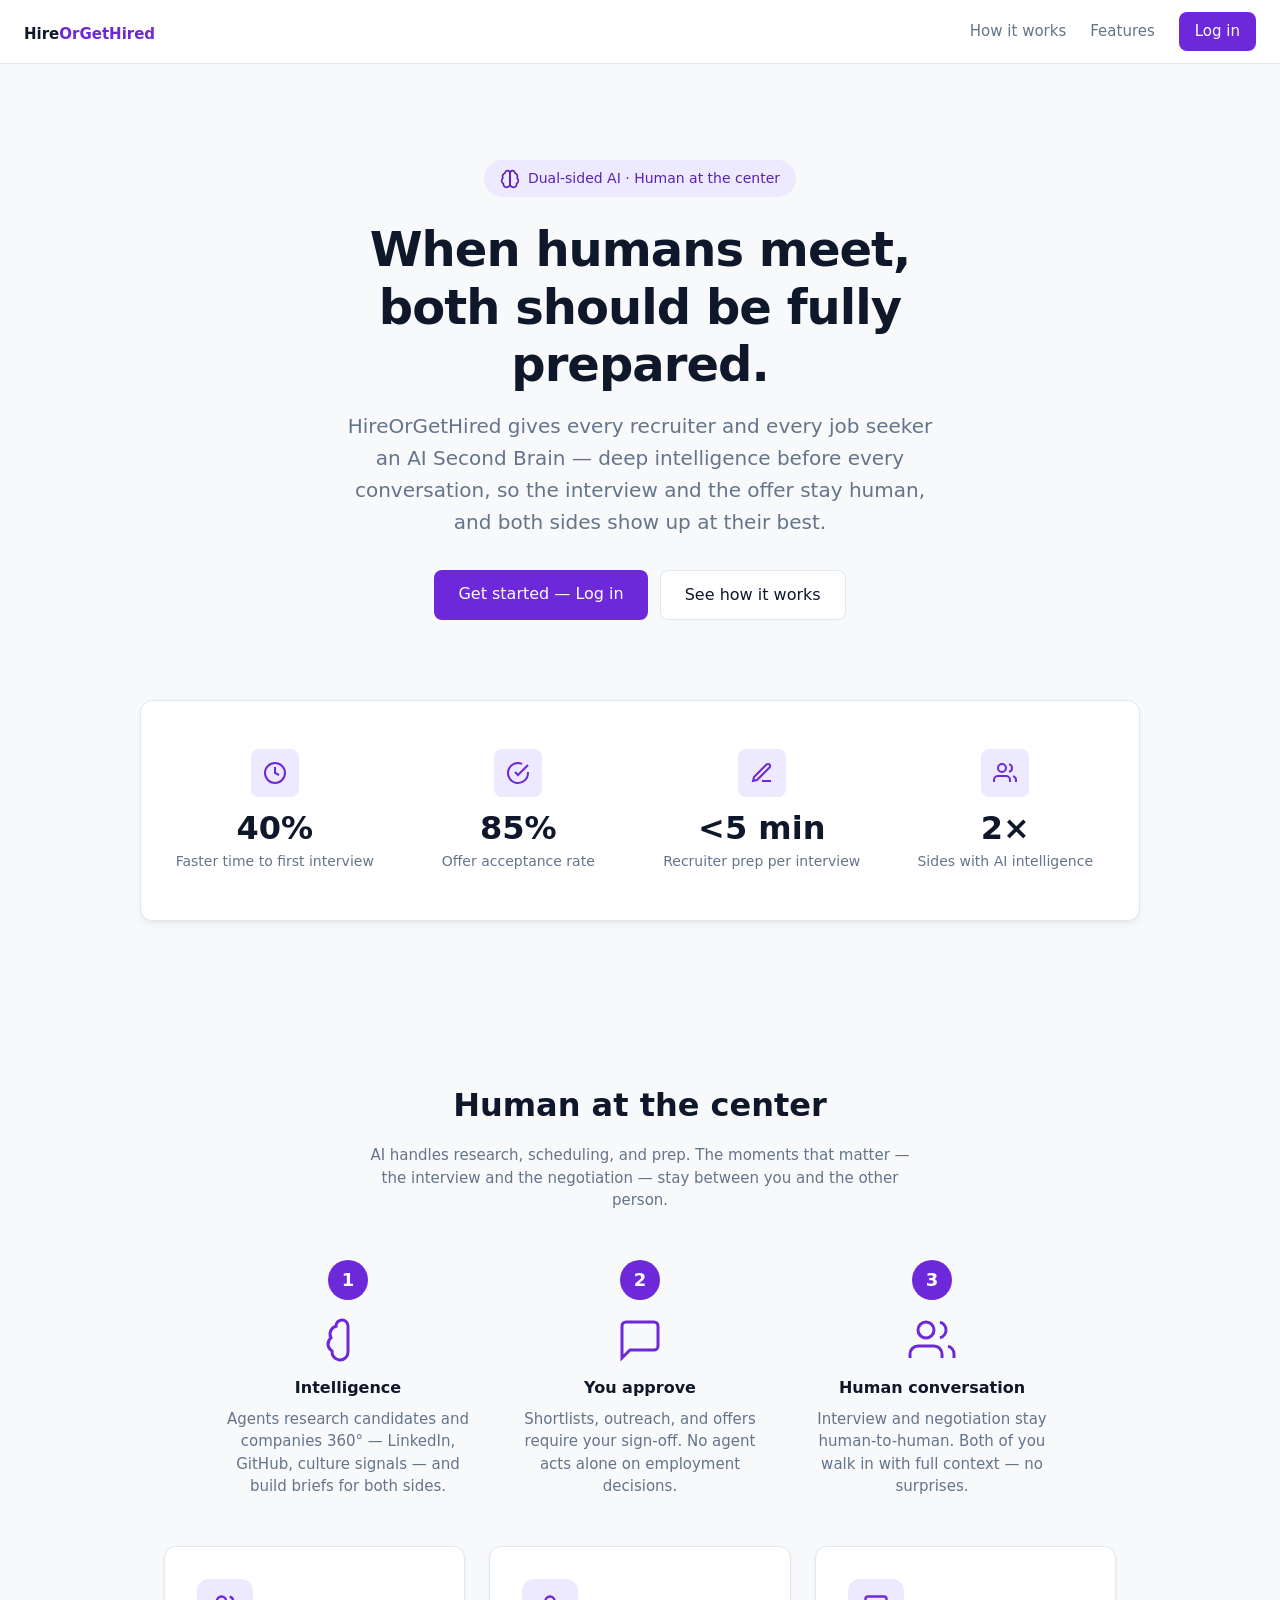
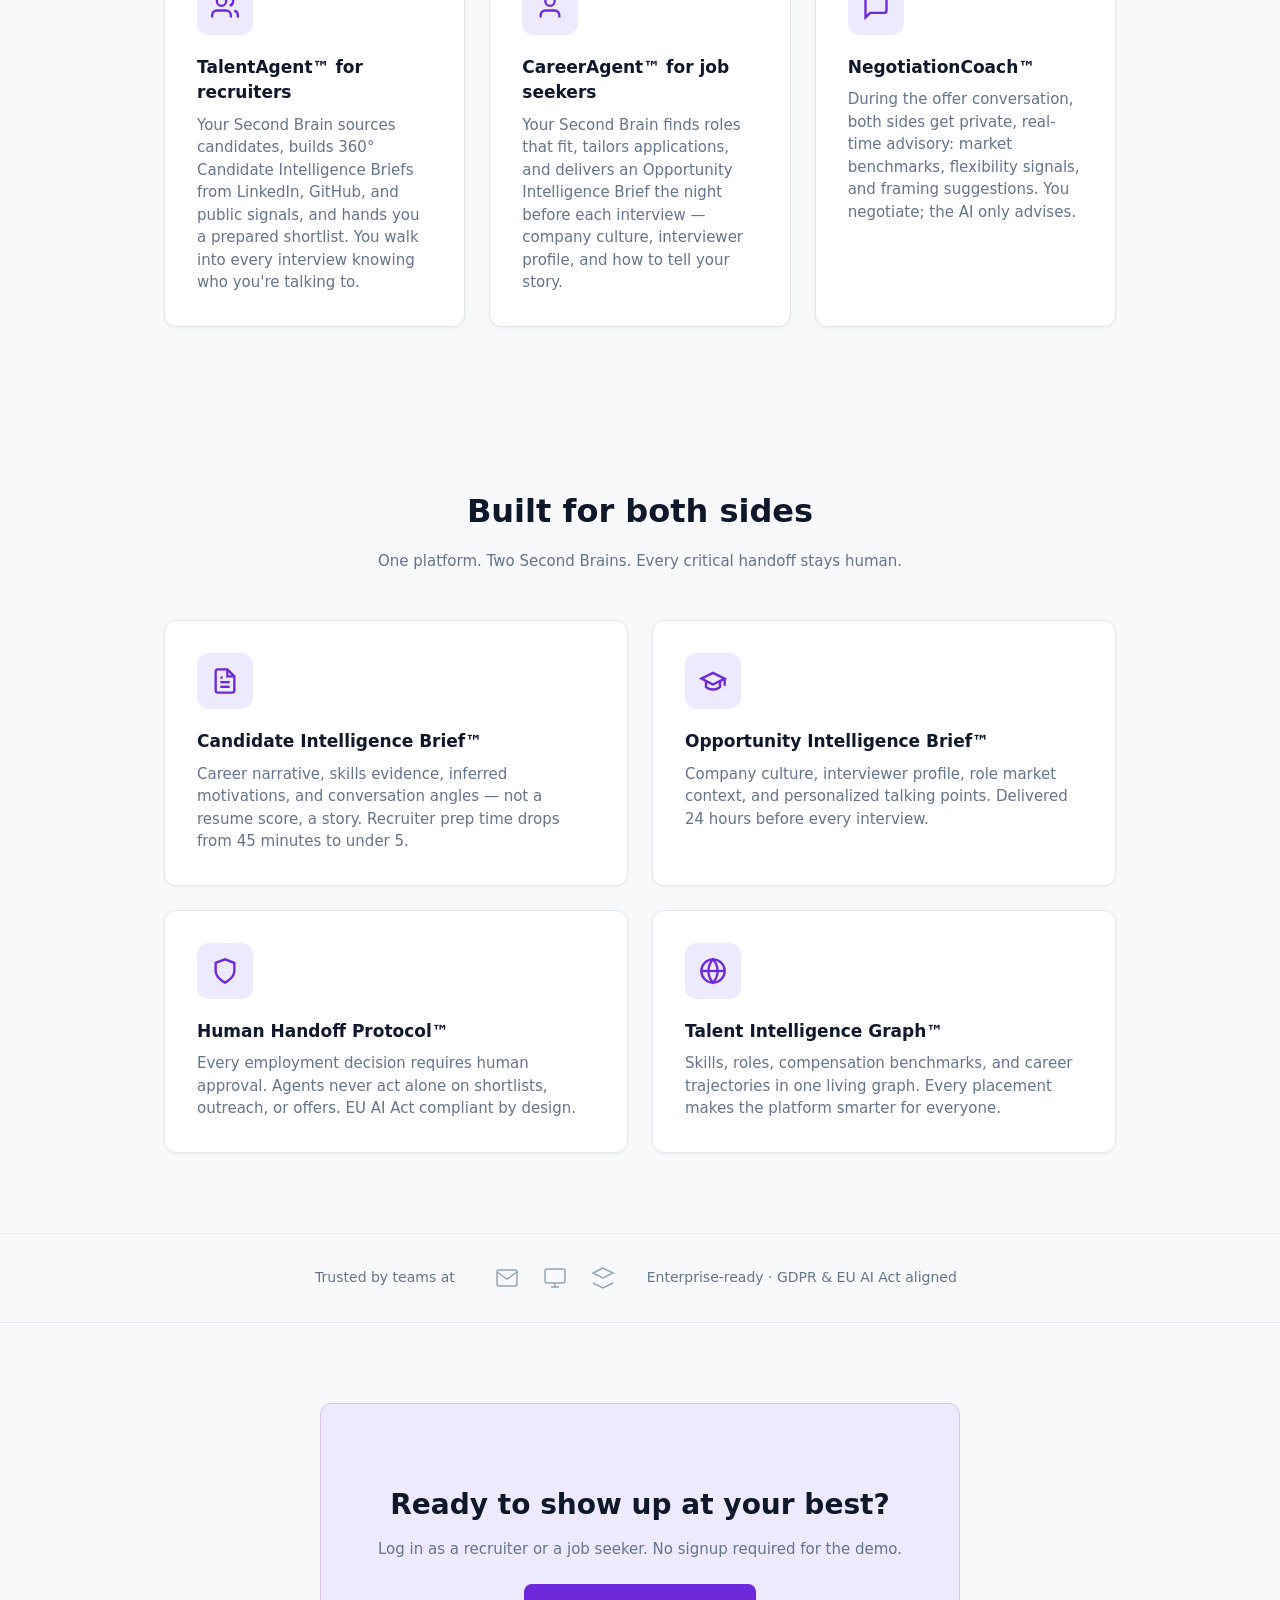
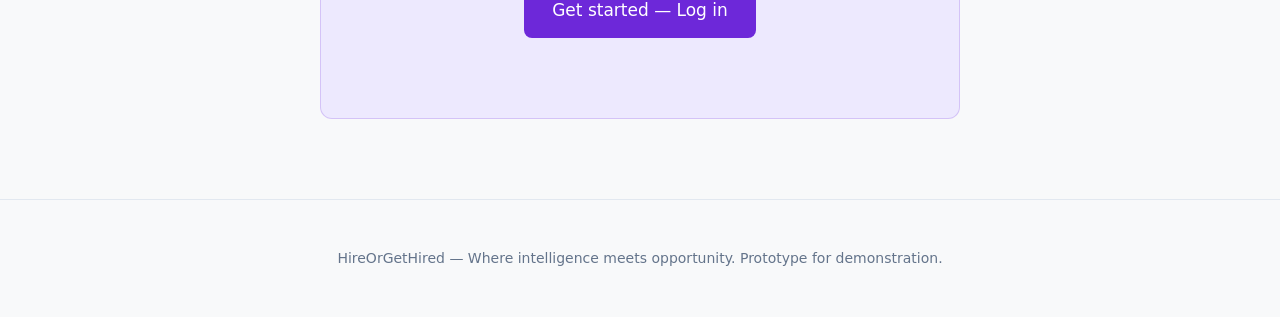
<file: app/index.html>
<!DOCTYPE html>
<html lang="en">
<head>
  <meta charset="UTF-8">
  <meta name="viewport" content="width=device-width, initial-scale=1">
  <title>HireOrGetHired — AI Second Brain for Recruiters & Job Seekers</title>
  <link rel="stylesheet" href="css/styles.css">
</head>
<body>
  <header class="landing-header">
    <div class="logo"><a href="index.html" style="text-decoration: none; color: inherit;">Hire<span>OrGetHired</span></a></div>
    
    <nav>
      <a href="#how">How it works</a>
      <a href="#features">Features</a>
      <a href="login.html" class="btn">Log in</a>
    </nav>
  </header>

  <main>
    <section class="hero hero-rich">
      <div class="hero-badge">
        <svg xmlns="http://www.w3.org/2000/svg" width="20" height="20" viewBox="0 0 24 24" fill="none" stroke="currentColor" stroke-width="2" stroke-linecap="round" stroke-linejoin="round"><path d="M12 5a3 3 0 1 0-5.997.125 4 4 0 0 0-2.526 5.77 4 4 0 0 0 .556 6.588A4 4 0 1 0 12 18Z"/><path d="M12 5a3 3 0 1 1 5.997.125 4 4 0 0 1 2.526 5.77 4 4 0 0 1-.556 6.588A4 4 0 1 1 12 18Z"/></svg>
        Dual-sided AI · Human at the center
      </div>
      <h1>When humans meet, both should be fully prepared.</h1>
      <p class="lead">HireOrGetHired gives every recruiter and every job seeker an AI Second Brain — deep intelligence before every conversation, so the interview and the offer stay human, and both sides show up at their best.</p>
      <div class="cta">
        <a href="login.html" class="btn-primary">Get started — Log in</a>
        <a href="#how" class="btn-secondary">See how it works</a>
      </div>
    </section>

    <section class="stats-strip">
      <div class="stat-item">
        <div class="stat-icon">
          <svg xmlns="http://www.w3.org/2000/svg" width="24" height="24" viewBox="0 0 24 24" fill="none" stroke="currentColor" stroke-width="2"><circle cx="12" cy="12" r="10"/><polyline points="12 6 12 12 16 14"/></svg>
        </div>
        <div class="stat-value">40%</div>
        <div class="stat-label">Faster time to first interview</div>
      </div>
      <div class="stat-item">
        <div class="stat-icon">
          <svg xmlns="http://www.w3.org/2000/svg" width="24" height="24" viewBox="0 0 24 24" fill="none" stroke="currentColor" stroke-width="2"><path d="M22 11.08V12a10 10 0 1 1-5.93-9.14"/><polyline points="22 4 12 14.01 9 11.01"/></svg>
        </div>
        <div class="stat-value">85%</div>
        <div class="stat-label">Offer acceptance rate</div>
      </div>
      <div class="stat-item">
        <div class="stat-icon">
          <svg xmlns="http://www.w3.org/2000/svg" width="24" height="24" viewBox="0 0 24 24" fill="none" stroke="currentColor" stroke-width="2"><path d="M12 20h9"/><path d="M16.5 3.5a2.121 2.121 0 0 1 3 3L7 19l-4 1 1-4L16.5 3.5z"/></svg>
        </div>
        <div class="stat-value">&lt;5 min</div>
        <div class="stat-label">Recruiter prep per interview</div>
      </div>
      <div class="stat-item">
        <div class="stat-icon">
          <svg xmlns="http://www.w3.org/2000/svg" width="24" height="24" viewBox="0 0 24 24" fill="none" stroke="currentColor" stroke-width="2"><path d="M17 21v-2a4 4 0 0 0-4-4H5a4 4 0 0 0-4 4v2"/><circle cx="9" cy="7" r="4"/><path d="M23 21v-2a4 4 0 0 0-3-3.87"/><path d="M16 3.13a4 4 0 0 1 0 7.75"/></svg>
        </div>
        <div class="stat-value">2×</div>
        <div class="stat-label">Sides with AI intelligence</div>
      </div>
    </section>

    <section class="section" id="how">
      <div class="section-head">
        <h2>Human at the center</h2>
        <p class="sub">AI handles research, scheduling, and prep. The moments that matter — the interview and the negotiation — stay between you and the other person.</p>
      </div>
      <div class="how-steps">
        <div class="how-step">
          <div class="step-num">1</div>
          <div class="step-icon">
            <svg xmlns="http://www.w3.org/2000/svg" width="48" height="48" viewBox="0 0 24 24" fill="none" stroke="currentColor" stroke-width="1.5"><path d="M12 5a3 3 0 1 0-5.997.125 4 4 0 0 0-2.526 5.77 4 4 0 0 0 .556 6.588A4 4 0 1 0 12 18Z"/></svg>
          </div>
          <h4>Intelligence</h4>
          <p>Agents research candidates and companies 360° — LinkedIn, GitHub, culture signals — and build briefs for both sides.</p>
        </div>
        <div class="how-step">
          <div class="step-num">2</div>
          <div class="step-icon">
            <svg xmlns="http://www.w3.org/2000/svg" width="48" height="48" viewBox="0 0 24 24" fill="none" stroke="currentColor" stroke-width="1.5"><path d="M21 15a2 2 0 0 1-2 2H7l-4 4V5a2 2 0 0 1 2-2h14a2 2 0 0 1 2 2z"/></svg>
          </div>
          <h4>You approve</h4>
          <p>Shortlists, outreach, and offers require your sign-off. No agent acts alone on employment decisions.</p>
        </div>
        <div class="how-step">
          <div class="step-num">3</div>
          <div class="step-icon">
            <svg xmlns="http://www.w3.org/2000/svg" width="48" height="48" viewBox="0 0 24 24" fill="none" stroke="currentColor" stroke-width="1.5"><path d="M17 21v-2a4 4 0 0 0-4-4H5a4 4 0 0 0-4 4v2"/><circle cx="9" cy="7" r="4"/><path d="M23 21v-2a4 4 0 0 0-3-3.87"/><path d="M16 3.13a4 4 0 0 1 0 7.75"/></svg>
          </div>
          <h4>Human conversation</h4>
          <p>Interview and negotiation stay human-to-human. Both of you walk in with full context — no surprises.</p>
        </div>
      </div>
      <div class="features-grid">
        <div class="feature-card feature-card-rich">
          <div class="card-icon">
            <svg xmlns="http://www.w3.org/2000/svg" viewBox="0 0 24 24" fill="none" stroke="currentColor" stroke-width="2"><path d="M17 21v-2a4 4 0 0 0-4-4H5a4 4 0 0 0-4 4v2"/><circle cx="9" cy="7" r="4"/><path d="M23 21v-2a4 4 0 0 0-3-3.87"/><path d="M16 3.13a4 4 0 0 1 0 7.75"/></svg>
          </div>
          <h3>TalentAgent™ for recruiters</h3>
          <p>Your Second Brain sources candidates, builds 360° Candidate Intelligence Briefs from LinkedIn, GitHub, and public signals, and hands you a prepared shortlist. You walk into every interview knowing who you're talking to.</p>
        </div>
        <div class="feature-card feature-card-rich">
          <div class="card-icon">
            <svg xmlns="http://www.w3.org/2000/svg" viewBox="0 0 24 24" fill="none" stroke="currentColor" stroke-width="2"><path d="M20 21v-2a4 4 0 0 0-4-4H8a4 4 0 0 0-4 4v2"/><circle cx="12" cy="7" r="4"/></svg>
          </div>
          <h3>CareerAgent™ for job seekers</h3>
          <p>Your Second Brain finds roles that fit, tailors applications, and delivers an Opportunity Intelligence Brief the night before each interview — company culture, interviewer profile, and how to tell your story.</p>
        </div>
        <div class="feature-card feature-card-rich">
          <div class="card-icon">
            <svg xmlns="http://www.w3.org/2000/svg" viewBox="0 0 24 24" fill="none" stroke="currentColor" stroke-width="2"><path d="M21 15a2 2 0 0 1-2 2H7l-4 4V5a2 2 0 0 1 2-2h14a2 2 0 0 1 2 2z"/></svg>
          </div>
          <h3>NegotiationCoach™</h3>
          <p>During the offer conversation, both sides get private, real-time advisory: market benchmarks, flexibility signals, and framing suggestions. You negotiate; the AI only advises.</p>
        </div>
      </div>
    </section>

    <section class="section" id="features">
      <div class="section-head">
        <h2>Built for both sides</h2>
        <p class="sub">One platform. Two Second Brains. Every critical handoff stays human.</p>
      </div>
      <div class="features-grid features-grid-2">
        <div class="feature-card feature-card-rich">
          <div class="card-icon">
            <svg xmlns="http://www.w3.org/2000/svg" viewBox="0 0 24 24" fill="none" stroke="currentColor" stroke-width="2"><path d="M14 2H6a2 2 0 0 0-2 2v16a2 2 0 0 0 2 2h12a2 2 0 0 0 2-2V8z"/><polyline points="14 2 14 8 20 8"/><line x1="16" y1="13" x2="8" y2="13"/><line x1="16" y1="17" x2="8" y2="17"/><polyline points="10 9 9 9 8 9"/></svg>
          </div>
          <h3>Candidate Intelligence Brief™</h3>
          <p>Career narrative, skills evidence, inferred motivations, and conversation angles — not a resume score, a story. Recruiter prep time drops from 45 minutes to under 5.</p>
        </div>
        <div class="feature-card feature-card-rich">
          <div class="card-icon">
            <svg xmlns="http://www.w3.org/2000/svg" viewBox="0 0 24 24" fill="none" stroke="currentColor" stroke-width="2"><path d="M22 10v6M2 10l10-5 10 5-10 5z"/><path d="M6 12v5c3 3 9 3 12 0v-5"/></svg>
          </div>
          <h3>Opportunity Intelligence Brief™</h3>
          <p>Company culture, interviewer profile, role market context, and personalized talking points. Delivered 24 hours before every interview.</p>
        </div>
        <div class="feature-card feature-card-rich">
          <div class="card-icon">
            <svg xmlns="http://www.w3.org/2000/svg" viewBox="0 0 24 24" fill="none" stroke="currentColor" stroke-width="2"><path d="M12 22s8-4 8-10V5l-8-3-8 3v7c0 6 8 10 8 10z"/></svg>
          </div>
          <h3>Human Handoff Protocol™</h3>
          <p>Every employment decision requires human approval. Agents never act alone on shortlists, outreach, or offers. EU AI Act compliant by design.</p>
        </div>
        <div class="feature-card feature-card-rich">
          <div class="card-icon">
            <svg xmlns="http://www.w3.org/2000/svg" viewBox="0 0 24 24" fill="none" stroke="currentColor" stroke-width="2"><circle cx="12" cy="12" r="10"/><line x1="2" y1="12" x2="22" y2="12"/><path d="M12 2a15.3 15.3 0 0 1 4 10 15.3 15.3 0 0 1-4 10 15.3 15.3 0 0 1-4-10 15.3 15.3 0 0 1 4-10z"/></svg>
          </div>
          <h3>Talent Intelligence Graph™</h3>
          <p>Skills, roles, compensation benchmarks, and career trajectories in one living graph. Every placement makes the platform smarter for everyone.</p>
        </div>
      </div>
    </section>

    <div class="trust-strip">
      <span class="trust-label">Trusted by teams at</span>
      <div class="trust-icons">
        <svg xmlns="http://www.w3.org/2000/svg" viewBox="0 0 24 24" fill="none" stroke="currentColor" stroke-width="1.5"><path d="M4 4h16c1.1 0 2 .9 2 2v12c0 1.1-.9 2-2 2H4c-1.1 0-2-.9-2-2V6c0-1.1.9-2 2-2z"/><polyline points="22,6 12,13 2,6"/></svg>
        <svg xmlns="http://www.w3.org/2000/svg" viewBox="0 0 24 24" fill="none" stroke="currentColor" stroke-width="1.5"><rect x="2" y="3" width="20" height="14" rx="2" ry="2"/><line x1="8" y1="21" x2="16" y2="21"/><line x1="12" y1="17" x2="12" y2="21"/></svg>
        <svg xmlns="http://www.w3.org/2000/svg" viewBox="0 0 24 24" fill="none" stroke="currentColor" stroke-width="1.5"><path d="M12 2L2 7l10 5 10-5-10-5z"/><path d="M2 17l10 5 10-5"/></svg>
      </div>
      <span class="trust-label">Enterprise-ready · GDPR & EU AI Act aligned</span>
    </div>

    <section class="cta-section">
      <h2>Ready to show up at your best?</h2>
      <p>Log in as a recruiter or a job seeker. No signup required for the demo.</p>
      <a href="login.html" class="btn-primary">Get started — Log in</a>
    </section>
  </main>

  <footer class="landing-footer">
    HireOrGetHired — Where intelligence meets opportunity. Prototype for demonstration.
  </footer>
</body>
</html>
</file>
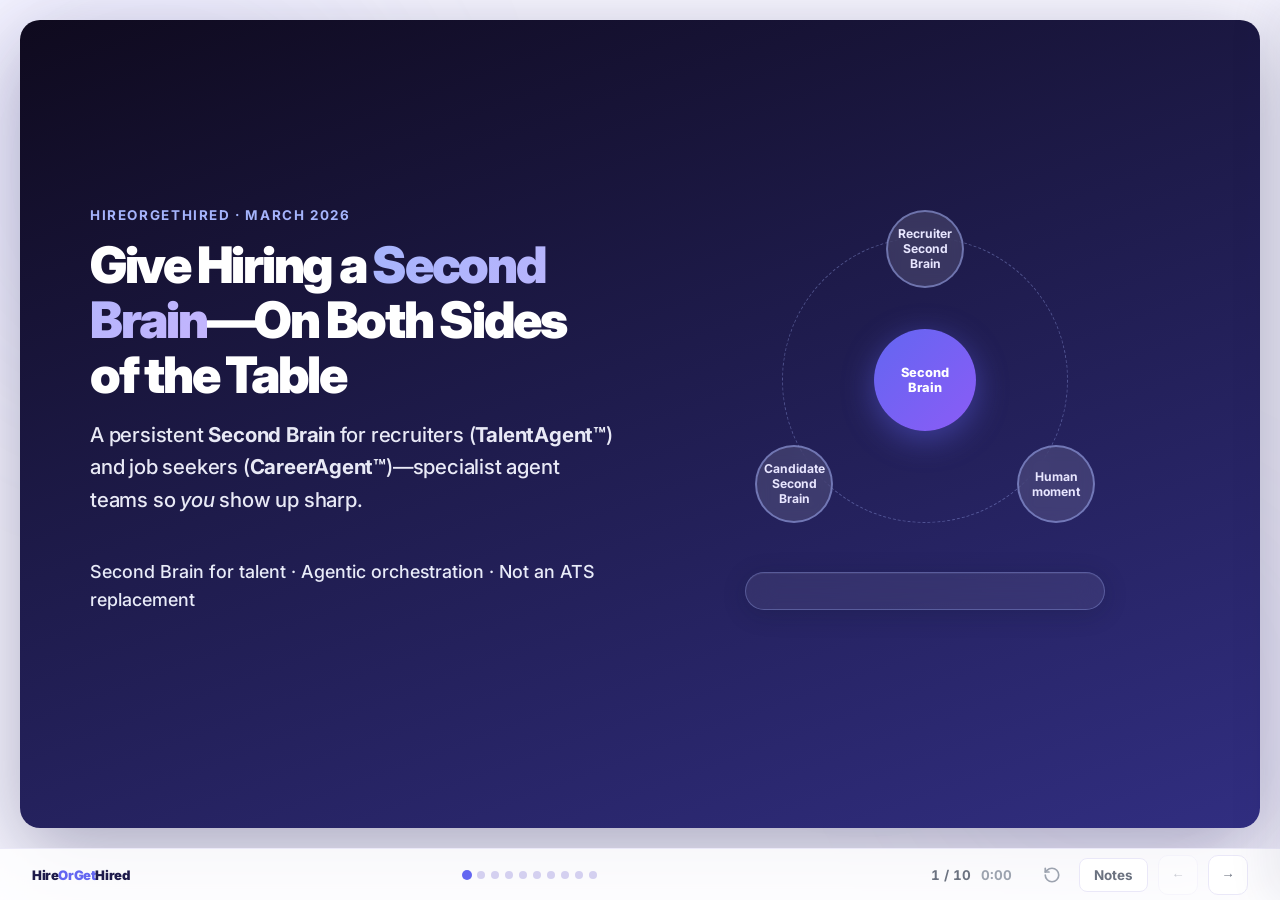
<file: hogh_vc_pitch_presentation.html>
<!DOCTYPE html>
<html lang="en">
<head>
  <meta charset="UTF-8">
  <meta name="viewport" content="width=device-width, initial-scale=1.0">
  <title>HireOrGetHired — Second Brain for Hiring</title>
  <link rel="preconnect" href="https://fonts.googleapis.com">
  <link rel="preconnect" href="https://fonts.gstatic.com" crossorigin>
  <link href="https://fonts.googleapis.com/css2?family=Inter:wght@400;500;600;700;800;900&display=swap" rel="stylesheet">
  <style>
    /* Design tokens aligned with platform demo (index.html) */
    :root {
      --page: #F7F6FF;
      --card: #FFFFFF;
      --subtle: #F0EFFE;
      --primary: #6366F1;
      --primary-h: #4F46E5;
      --primary-lt: #EEF2FF;
      --secondary: #8B5CF6;
      --accent: #0EA5E9;
      --accent-lt: #e0f2fe;
      --txt: #1E1B4B;
      --txt-2: #6B7280;
      --txt-3: #9CA3AF;
      --border: #EAE8F8;
      --border-2: #D4D0F0;
      --grad: linear-gradient(135deg, #6366F1, #8B5CF6);
      --grad-s: linear-gradient(135deg, #6366F1, #0EA5E9);
      --grad-dark: linear-gradient(160deg, #0f0a1e 0%, #1e1b4b 45%, #312e81 100%);
      --font: 'Inter', system-ui, -apple-system, sans-serif;
      --r: 14px;
      --r-lg: 20px;
      --r-md: 12px;
      --sh: 0 6px 20px rgba(99, 102, 241, 0.09), 0 2px 6px rgba(0, 0, 0, 0.04);
      --sh-xs: 0 1px 3px rgba(99, 102, 241, 0.05);
      --success: #059669;
      --ui-h: 52px;
      /* Presentation legibility (projector / room viewing) */
      --present-subtitle: clamp(1.06rem, 1.85vw, 1.28rem);
      --present-foot: clamp(1rem, 1.4vw, 1.14rem);
      --present-body: clamp(0.96rem, 1.45vw, 1.1rem);
      --present-small: clamp(0.88rem, 1.15vw, 0.98rem);
      --present-caption: clamp(0.82rem, 1.05vw, 0.92rem);
    }

    *, *::before, *::after { box-sizing: border-box; margin: 0; padding: 0; }
    html, body { height: 100%; overflow: hidden; }
    body {
      font-family: var(--font);
      background: var(--page);
      color: var(--txt);
      -webkit-font-smoothing: antialiased;
    }

    /* Ambient background */
    .ambient {
      position: fixed;
      inset: 0;
      pointer-events: none;
      z-index: 0;
      overflow: hidden;
    }
    .ambient-blob {
      position: absolute;
      border-radius: 50%;
      filter: blur(80px);
      opacity: 0.55;
      animation: blobDrift 22s ease-in-out infinite;
    }
    .ambient-blob:nth-child(1) {
      width: 55vmax;
      height: 55vmax;
      top: -20%;
      left: -15%;
      background: radial-gradient(circle, rgba(99, 102, 241, 0.18), transparent 70%);
    }
    .ambient-blob:nth-child(2) {
      width: 45vmax;
      height: 45vmax;
      bottom: -10%;
      right: -10%;
      background: radial-gradient(circle, rgba(139, 92, 246, 0.14), transparent 70%);
      animation-delay: -8s;
    }
    .ambient-blob:nth-child(3) {
      width: 35vmax;
      height: 35vmax;
      top: 40%;
      left: 50%;
      background: radial-gradient(circle, rgba(14, 165, 233, 0.1), transparent 70%);
      animation-delay: -14s;
    }
    @keyframes blobDrift {
      0%, 100% { transform: translate(0, 0) scale(1); }
      33% { transform: translate(4%, -3%) scale(1.05); }
      66% { transform: translate(-3%, 4%) scale(0.98); }
    }

    /* Deck shell */
    .deck-shell {
      position: relative;
      z-index: 1;
      height: 100%;
      display: flex;
      flex-direction: column;
    }

    .slide-viewport {
      flex: 1;
      min-height: 0;
      position: relative;
    }

    .slide {
      position: absolute;
      inset: 0;
      padding: clamp(24px, 5vw, 56px);
      padding-bottom: calc(var(--ui-h) + 32px);
      display: flex;
      flex-direction: column;
      justify-content: center;
      opacity: 0;
      visibility: hidden;
      transform: translateY(16px) scale(0.985);
      transition:
        opacity 0.55s cubic-bezier(0.16, 1, 0.3, 1),
        transform 0.55s cubic-bezier(0.16, 1, 0.3, 1),
        visibility 0.55s;
      overflow-y: auto;
      scrollbar-width: thin;
    }
    .slide.is-active {
      opacity: 1;
      visibility: visible;
      transform: translateY(0) scale(1);
      z-index: 2;
    }
    .slide.theme-dark {
      background: var(--grad-dark);
      color: #e8e6ff;
      margin: clamp(12px, 2vw, 20px);
      border-radius: var(--r-lg);
      box-shadow: 0 24px 80px rgba(30, 27, 75, 0.35);
    }
    .slide.theme-dark .eyebrow,
    .slide.theme-dark .stat-label,
    .slide.theme-dark li { color: rgba(232, 230, 255, 0.78); }
    .slide.theme-dark .foot {
      font-size: var(--present-foot);
      color: rgba(240, 244, 255, 0.96);
      font-weight: 500;
      line-height: 1.55;
    }
    .slide.theme-dark .foot .foot-secondary {
      color: rgba(210, 219, 255, 0.88);
      font-weight: 500;
    }
    .slide.theme-dark .title { color: #fff; }
    .slide.theme-dark .card-lite {
      background: rgba(255, 255, 255, 0.06);
      border-color: rgba(255, 255, 255, 0.12);
    }

    /* Typography */
    .eyebrow {
      font-size: clamp(0.82rem, 1.05vw, 0.94rem);
      font-weight: 700;
      letter-spacing: 0.12em;
      text-transform: uppercase;
      color: var(--primary);
      margin-bottom: 14px;
    }
    .slide.theme-dark .eyebrow { color: #a5b4fc; }
    .title {
      font-size: clamp(1.75rem, 4.2vw, 3.15rem);
      font-weight: 900;
      letter-spacing: -0.045em;
      line-height: 1.1;
      max-width: 100%;
      margin-bottom: 16px;
    }
    .title .accent {
      background: var(--grad);
      -webkit-background-clip: text;
      background-clip: text;
      -webkit-text-fill-color: transparent;
    }
    .slide.theme-dark .title .accent {
      background: linear-gradient(135deg, #a5b4fc, #c4b5fd);
      -webkit-background-clip: text;
      background-clip: text;
    }
    .subtitle {
      font-size: var(--present-subtitle);
      color: #374151;
      line-height: 1.58;
      max-width: 100%;
      margin-bottom: 22px;
      font-weight: 500;
      letter-spacing: -0.01em;
    }
    .slide.theme-dark .subtitle {
      color: rgba(243, 244, 255, 0.95);
      font-weight: 500;
    }
    .foot {
      font-size: var(--present-foot);
      font-weight: 500;
      color: #374151;
      margin-top: auto;
      padding-top: 20px;
      line-height: 1.55;
    }

    .grid-2 {
      display: grid;
      grid-template-columns: 1fr 1fr;
      gap: clamp(16px, 3vw, 28px);
      max-width: 1100px;
      width: 100%;
    }
    @media (max-width: 820px) {
      .grid-2 { grid-template-columns: 1fr; }
    }

    .card-lite {
      background: var(--card);
      border: 1px solid var(--border);
      border-radius: var(--r-lg);
      padding: 22px 24px;
      box-shadow: var(--sh);
      transition: border-color 0.25s, transform 0.25s, box-shadow 0.25s;
    }
    .card-lite:hover {
      border-color: var(--border-2);
      transform: translateY(-2px);
      box-shadow: 0 12px 40px rgba(99, 102, 241, 0.12);
    }
    .card-lite h3 {
      font-size: clamp(0.95rem, 1.2vw, 1.05rem);
      font-weight: 800;
      margin-bottom: 12px;
      letter-spacing: -0.02em;
    }
    .card-lite ul, .bullet-list {
      list-style: none;
      font-size: var(--present-body);
      color: var(--txt-2);
      line-height: 1.58;
    }
    .card-lite li, .bullet-list li {
      padding-left: 18px;
      position: relative;
      margin-bottom: 8px;
    }
    .card-lite li::before, .bullet-list li::before {
      content: '';
      position: absolute;
      left: 0;
      top: 0.55em;
      width: 6px;
      height: 6px;
      border-radius: 2px;
      background: var(--grad);
    }

    .stat-row {
      display: grid;
      grid-template-columns: repeat(auto-fit, minmax(140px, 1fr));
      gap: 12px;
      max-width: 900px;
    }
    .stat {
      background: var(--card);
      border: 1px solid var(--border);
      border-radius: var(--r);
      padding: 16px;
      text-align: center;
      transition: transform 0.2s;
    }
    .stat:hover { transform: scale(1.02); }
    .stat-num {
      font-size: 1.45rem;
      font-weight: 900;
      letter-spacing: -0.03em;
      background: var(--grad-s);
      -webkit-background-clip: text;
      background-clip: text;
      -webkit-text-fill-color: transparent;
    }
    .stat-label { font-size: var(--present-caption); color: var(--txt-2); margin-top: 6px; line-height: 1.42; }

    /* Slide 2 — recruiters vs job seekers (dual problem panels) */
    .slide-problem-panels {
      display: grid;
      grid-template-columns: 1fr 1fr;
      gap: clamp(18px, 3vw, 28px);
      max-width: 1100px;
      width: 100%;
      margin-top: clamp(10px, 2vw, 18px);
    }
    @media (max-width: 820px) {
      .slide-problem-panels { grid-template-columns: 1fr; }
    }
    .problem-panel {
      background: var(--card);
      border: 1px solid var(--border);
      border-radius: var(--r-lg);
      padding: clamp(18px, 2.5vw, 26px) clamp(20px, 2.8vw, 28px);
      box-shadow: var(--sh);
      border-top: 4px solid var(--primary);
      text-align: left;
    }
    .problem-panel--seeker {
      border-top-color: var(--secondary);
    }
    .problem-panel h3 {
      font-size: var(--present-small);
      font-weight: 800;
      text-transform: uppercase;
      letter-spacing: 0.1em;
      color: var(--txt-3);
      margin: 0 0 14px;
    }
    .problem-panel ul {
      list-style: none;
      margin: 0;
      padding: 0;
      font-size: var(--present-body);
      color: var(--txt-2);
      line-height: 1.56;
    }
    .problem-panel li {
      position: relative;
      padding-left: 16px;
      margin-bottom: 10px;
    }
    .problem-panel li:last-child { margin-bottom: 0; }
    .problem-panel li::before {
      content: '';
      position: absolute;
      left: 0;
      top: 0.55em;
      width: 6px;
      height: 6px;
      border-radius: 2px;
      background: var(--grad);
    }
    .problem-panel--seeker li::before {
      background: linear-gradient(135deg, var(--secondary), #ec4899);
    }
    .problem-num {
      font-weight: 800;
      font-variant-numeric: tabular-nums;
      letter-spacing: -0.02em;
      color: var(--primary-h);
    }
    .problem-panel--seeker .problem-num {
      color: #7c3aed;
    }

    .chips {
      display: flex;
      flex-wrap: wrap;
      gap: 8px;
      margin-top: 12px;
    }
    .chip {
      font-size: var(--present-caption);
      font-weight: 700;
      padding: 6px 12px;
      border-radius: 100px;
      background: var(--primary-lt);
      color: var(--primary);
      border: 1px solid rgba(99, 102, 241, 0.2);
    }
    .chip.purple { background: #F3F0FF; color: var(--secondary); border-color: rgba(139, 92, 246, 0.2); }
    .chip.cyan { background: #E0F2FE; color: var(--accent); border-color: rgba(14, 165, 233, 0.2); }

    .cols-3 {
      display: grid;
      grid-template-columns: repeat(3, 1fr);
      gap: 16px;
      max-width: 1000px;
      width: 100%;
    }
    @media (max-width: 768px) {
      .cols-3 { grid-template-columns: 1fr; }
    }

    /* Slide 4 — TAM / SAM / SOM + Perfect Storm */
    .slide4-market-row {
      display: grid;
      grid-template-columns: repeat(3, 1fr);
      gap: clamp(12px, 2vw, 18px);
      max-width: 1000px;
      width: 100%;
      margin-bottom: clamp(14px, 2.2vw, 20px);
    }
    @media (max-width: 900px) {
      .slide4-market-row { grid-template-columns: 1fr; }
    }
    .slide4-market-card {
      background: var(--subtle);
      border: 1px solid var(--border);
      border-radius: var(--r-md);
      padding: clamp(12px, 2vw, 16px) clamp(14px, 2.2vw, 18px);
      text-align: left;
    }
    .slide4-market-card--tam {
      border-top: 3px solid var(--primary);
    }
    .slide4-market-card--sam {
      border-top: 3px solid var(--secondary);
    }
    .slide4-market-card--som {
      border-top: 3px solid var(--accent);
    }
    .slide4-market-card .market-kind {
      font-size: var(--present-caption);
      font-weight: 800;
      letter-spacing: 0.11em;
      text-transform: uppercase;
      color: var(--txt-3);
      margin-bottom: 6px;
    }
    .slide4-market-card .market-num {
      font-size: clamp(1.25rem, 2.6vw, 1.75rem);
      font-weight: 900;
      letter-spacing: -0.04em;
      line-height: 1.1;
      margin-bottom: 8px;
    }
    .slide4-market-card--tam .market-num {
      color: var(--primary-h);
    }
    .slide4-market-card--sam .market-num {
      color: #7c3aed;
    }
    .slide4-market-card--som .market-num {
      color: #0369a1;
    }
    .slide4-market-card .market-num .market-year {
      font-size: 0.55em;
      font-weight: 700;
      color: var(--txt-2);
      letter-spacing: 0;
    }
    .slide4-market-card .market-desc {
      font-size: var(--present-small);
      color: var(--txt-2);
      line-height: 1.5;
      margin: 0;
    }
    .slide4-storm-panel {
      background: var(--card);
      border: 1px solid var(--border);
      border-radius: var(--r-lg);
      padding: clamp(16px, 2.5vw, 22px) clamp(18px, 2.8vw, 24px);
      box-shadow: var(--sh-xs);
      max-width: 1000px;
      width: 100%;
      margin-bottom: clamp(14px, 2.2vw, 20px);
    }
    .slide4-storm-panel h3 {
      font-size: var(--present-body);
      font-weight: 800;
      letter-spacing: -0.02em;
      margin: 0 0 12px;
      color: var(--txt);
    }
    .slide4-storm-panel h3 .accent-inline {
      background: var(--grad-s);
      -webkit-background-clip: text;
      background-clip: text;
      -webkit-text-fill-color: transparent;
    }
    .slide4-storm-panel .storm-list {
      list-style: none;
      margin: 0;
      padding: 0;
      font-size: var(--present-small);
      color: var(--txt-2);
      line-height: 1.55;
      columns: 2;
      column-gap: clamp(20px, 3vw, 36px);
    }
    @media (max-width: 720px) {
      .slide4-storm-panel .storm-list { columns: 1; }
    }
    .slide4-storm-panel .storm-list li {
      position: relative;
      padding-left: 14px;
      margin-bottom: 8px;
      break-inside: avoid;
    }
    .slide4-storm-panel .storm-list li::before {
      content: '';
      position: absolute;
      left: 0;
      top: 0.55em;
      width: 5px;
      height: 5px;
      border-radius: 2px;
      background: var(--grad);
    }

    /* Slide 5 — main body on white panel (like slide 4 cards) */
    .slide-content-panel {
      background: var(--card);
      border: 1px solid var(--border);
      border-radius: var(--r-lg);
      padding: clamp(20px, 3.2vw, 30px);
      box-shadow: var(--sh);
      max-width: 1000px;
      width: 100%;
      margin-top: 22px;
    }
    .slide-content-panel .arch-flow {
      margin-top: 0;
    }
    .slide-content-panel .bullet-list {
      margin-top: 18px;
      max-width: none;
    }
    .slide-content-panel .demo-link-subtle {
      margin-top: 16px;
      padding-top: 14px;
      border-top: 1px solid var(--border);
    }

    /* Slide 5 — content panel matches full inner width */
    .slide-product-arch .slide-content-panel {
      max-width: 100%;
    }
    .slide-arch-card-head {
      display: flex;
      flex-wrap: wrap;
      align-items: center;
      justify-content: space-between;
      gap: 12px 16px;
      margin-bottom: 16px;
      padding-bottom: 14px;
      border-bottom: 1px solid var(--border);
    }
    .slide-arch-card-head-label {
      font-size: var(--present-caption);
      font-weight: 800;
      text-transform: uppercase;
      letter-spacing: 0.11em;
      color: var(--txt-3);
      line-height: 1.35;
      max-width: min(42ch, 100%);
    }

    /* Slide 8 — GTM four-block summary */
    .gtm-block-grid {
      display: grid;
      grid-template-columns: repeat(2, 1fr);
      gap: clamp(12px, 2vw, 16px);
      width: 100%;
    }
    @media (max-width: 720px) {
      .gtm-block-grid { grid-template-columns: 1fr; }
    }
    .gtm-block {
      background: var(--subtle);
      border: 1px solid var(--border);
      border-radius: var(--r-md);
      padding: clamp(14px, 2.2vw, 18px);
      border-left: 3px solid var(--primary);
    }
    .gtm-block-title {
      font-size: var(--present-small);
      font-weight: 800;
      letter-spacing: -0.02em;
      color: var(--txt);
      margin: 0 0 8px;
      line-height: 1.25;
    }
    .gtm-block-body {
      margin: 0;
      font-size: var(--present-small);
      color: var(--txt-2);
      line-height: 1.55;
    }
    .gtm-block-body strong {
      color: var(--txt);
      font-weight: 700;
    }

    .arch-flow {
      display: flex;
      flex-wrap: wrap;
      align-items: center;
      gap: 10px;
      font-size: var(--present-small);
      font-weight: 700;
      color: var(--txt-2);
      margin-top: 16px;
    }
    .arch-box {
      padding: 8px 14px;
      border-radius: 8px;
      background: var(--subtle);
      border: 1px solid var(--border);
    }
    .arch-box.core {
      background: var(--grad);
      color: #fff;
      border: none;
      box-shadow: 0 4px 16px rgba(99, 102, 241, 0.35);
    }

    /* Slide 5 — view full architecture overlay (distinct from purple “engine” flow step) */
    .btn-view-arch {
      display: inline-flex;
      align-items: center;
      justify-content: center;
      gap: 8px;
      margin-top: 0;
      flex-shrink: 0;
      font-size: var(--present-small);
      font-weight: 700;
      padding: 9px 16px;
      border-radius: 10px;
      cursor: pointer;
      font-family: inherit;
      background: var(--card);
      color: #0c4a6e;
      border: 2px solid var(--accent);
      box-shadow: 0 1px 3px rgba(14, 165, 233, 0.12);
      transition: transform 0.2s, background 0.2s, border-color 0.2s, color 0.2s, box-shadow 0.2s;
    }
    .btn-view-arch:hover {
      transform: translateY(-1px);
      background: var(--accent-lt);
      border-color: #0284c7;
      color: #075985;
      box-shadow: 0 4px 14px rgba(14, 165, 233, 0.22);
    }
    .btn-view-arch:focus-visible {
      outline: 2px solid var(--accent);
      outline-offset: 3px;
    }
    .arch-overlay {
      position: fixed;
      inset: 0;
      z-index: 250;
      display: flex;
      align-items: center;
      justify-content: center;
      padding: clamp(16px, 4vw, 32px);
      background: rgba(15, 10, 30, 0.55);
      backdrop-filter: blur(6px);
      -webkit-backdrop-filter: blur(6px);
      opacity: 0;
      visibility: hidden;
      transition: opacity 0.3s ease, visibility 0.3s ease;
    }
    .arch-overlay.is-open {
      opacity: 1;
      visibility: visible;
    }
    .arch-overlay-panel {
      background: var(--card);
      border: 1px solid var(--border);
      border-radius: var(--r-lg);
      box-shadow: 0 24px 80px rgba(30, 27, 75, 0.2);
      max-width: 920px;
      width: 100%;
      max-height: min(92vh, 880px);
      display: flex;
      flex-direction: column;
      transform: translateY(12px) scale(0.98);
      transition: transform 0.35s cubic-bezier(0.16, 1, 0.3, 1);
    }
    .arch-overlay.is-open .arch-overlay-panel {
      transform: translateY(0) scale(1);
    }
    .arch-overlay-header {
      flex-shrink: 0;
      display: flex;
      align-items: center;
      justify-content: space-between;
      gap: 12px;
      padding: 14px 18px;
      border-bottom: 1px solid var(--border);
      background: var(--subtle);
      border-radius: var(--r-lg) var(--r-lg) 0 0;
    }
    .arch-overlay-title {
      font-size: clamp(1.02rem, 1.35vw, 1.14rem);
      font-weight: 800;
      letter-spacing: -0.02em;
      color: var(--txt);
      margin: 0;
    }
    .arch-overlay-sub {
      font-size: var(--present-caption);
      font-weight: 600;
      color: var(--txt-2);
      margin: 4px 0 0;
      line-height: 1.45;
    }
    .arch-overlay-close {
      flex-shrink: 0;
      width: 40px;
      height: 40px;
      border: none;
      border-radius: var(--r-sm);
      background: var(--card);
      border: 1px solid var(--border);
      cursor: pointer;
      font-size: 1.35rem;
      line-height: 1;
      color: var(--txt-3);
      display: flex;
      align-items: center;
      justify-content: center;
      font-family: inherit;
    }
    .arch-overlay-close:hover {
      color: var(--txt);
      border-color: var(--border-2);
    }
    .arch-overlay-body {
      overflow-y: auto;
      padding: clamp(14px, 2.5vw, 22px) clamp(16px, 2.5vw, 24px);
      -webkit-overflow-scrolling: touch;
    }
    .arch-diag-intro {
      font-size: var(--present-small);
      color: var(--txt-2);
      line-height: 1.55;
      margin: 0 0 16px;
      max-width: 100%;
    }
    .arch-diag {
      display: flex;
      flex-direction: column;
      align-items: stretch;
      gap: 0;
      font-size: clamp(0.72rem, 1.05vw, 0.82rem);
    }
    .arch-vline {
      width: 2px;
      height: 12px;
      margin: 0 auto;
      background: linear-gradient(180deg, var(--primary), var(--secondary));
      border-radius: 2px;
      flex-shrink: 0;
    }
    .arch-layer {
      border: 1.5px solid var(--border);
      border-radius: var(--r-md);
      padding: 10px 12px;
      background: var(--page);
    }
    .arch-layer-label {
      font-size: clamp(0.68rem, 0.95vw, 0.78rem);
      font-weight: 800;
      letter-spacing: 0.12em;
      text-transform: uppercase;
      color: var(--primary-h);
      margin-bottom: 8px;
      text-align: center;
    }
    .arch-layer--gateway .arch-layer-label { color: #7c3aed; }
    .arch-layer--app .arch-layer-label { color: var(--txt); }
    .arch-layer--orch .arch-layer-label { color: #fff; }
    .arch-layer--data .arch-layer-label { color: #0369a1; }
    .arch-layer--int .arch-layer-label { color: var(--txt-2); }
    .arch-row {
      display: flex;
      flex-wrap: wrap;
      align-items: stretch;
      justify-content: center;
      gap: 8px;
    }
    .arch-node {
      flex: 1 1 auto;
      min-width: min(100%, 140px);
      text-align: center;
      padding: 8px 10px;
      border-radius: 8px;
      background: var(--card);
      border: 1px solid var(--border);
      font-weight: 700;
      color: var(--txt);
      line-height: 1.35;
    }
    .arch-node-sm {
      font-size: clamp(0.68rem, 0.95vw, 0.78rem);
      font-weight: 600;
      color: var(--txt-2);
      padding: 5px 8px;
      min-width: 0;
    }
    .arch-gateway-inner {
      display: flex;
      flex-wrap: wrap;
      justify-content: center;
      gap: 6px;
    }
    .arch-layer--gateway {
      background: linear-gradient(180deg, #faf5ff 0%, var(--page) 100%);
      border-color: rgba(124, 58, 237, 0.25);
    }
    .arch-layer--orch {
      background: linear-gradient(135deg, #4f46e5 0%, #7c3aed 100%);
      border: none;
      box-shadow: 0 8px 28px rgba(79, 70, 229, 0.25);
    }
    .arch-layer--orch .arch-node {
      background: rgba(255, 255, 255, 0.12);
      border-color: rgba(255, 255, 255, 0.22);
      color: #fff;
    }
    .arch-layer--orch .arch-node-sm {
      background: rgba(255, 255, 255, 0.1);
      border-color: rgba(255, 255, 255, 0.18);
      color: rgba(255, 255, 255, 0.88);
    }
    .arch-orch-master {
      text-align: center;
      font-weight: 800;
      font-size: clamp(0.72rem, 1vw, 0.82rem);
      color: #fff;
      margin-bottom: 8px;
      padding: 6px;
      background: rgba(0, 0, 0, 0.15);
      border-radius: 8px;
    }
    .arch-subagents {
      display: grid;
      grid-template-columns: repeat(3, 1fr);
      gap: 6px;
    }
    @media (max-width: 560px) {
      .arch-subagents { grid-template-columns: 1fr; }
    }
    .arch-data-grid {
      display: grid;
      grid-template-columns: repeat(3, 1fr);
      gap: 6px;
      margin-bottom: 8px;
    }
    .arch-data-grid-2 {
      grid-template-columns: repeat(2, 1fr);
      margin-bottom: 0;
    }
    @media (max-width: 560px) {
      .arch-data-grid { grid-template-columns: 1fr; }
      .arch-data-grid-2 { grid-template-columns: 1fr; }
    }
    .arch-int-chips {
      display: flex;
      flex-wrap: wrap;
      gap: 6px;
      justify-content: center;
    }
    .arch-int-chips .arch-node-sm {
      flex: 0 1 auto;
    }
    .arch-kafka-note {
      text-align: center;
      font-size: var(--present-caption);
      color: var(--txt-3);
      margin-top: 8px;
      font-weight: 600;
    }
    .arch-node-hint {
      display: block;
      font-size: clamp(0.66rem, 0.9vw, 0.76rem);
      font-weight: 600;
      color: var(--txt-3);
      margin-top: 4px;
    }
    .arch-layer--data .arch-node .arch-node-hint {
      color: var(--txt-2);
    }

    @media print {
      .arch-overlay { display: none !important; }
    }

    /* Slide 6 — moat grid + IP rail: side-by-side (stacks below ~960px) */
    .moat-layout {
      display: grid;
      grid-template-columns: minmax(0, 1fr) minmax(220px, 272px);
      gap: clamp(16px, 2.4vw, 26px);
      align-items: center;
      width: 100%;
      max-width: 1180px;
      margin-top: clamp(6px, 1.4vw, 12px);
      margin-bottom: clamp(14px, 2.2vw, 22px);
    }
    @media (max-width: 960px) {
      .moat-layout {
        grid-template-columns: 1fr;
        align-items: stretch;
      }
    }
    .moat-layout .moat-grid {
      max-width: none;
      margin: 0;
    }

    /* Slide 6 — IP & research: featured CTA (full-width or sidebar) */
    .moat-patents-cta {
      position: relative;
      width: 100%;
      max-width: 1000px;
      margin-top: clamp(10px, 1.8vw, 16px);
      margin-bottom: clamp(22px, 3vw, 32px);
      padding: clamp(18px, 2.8vw, 26px) clamp(20px, 3vw, 28px);
      padding-left: clamp(22px, 3.2vw, 30px);
      border-radius: var(--r-lg);
      background: linear-gradient(165deg, #ffffff 0%, #fafbff 42%, #f3f0ff 100%);
      border: 1px solid rgba(99, 102, 241, 0.22);
      box-shadow:
        0 1px 0 rgba(255, 255, 255, 0.8) inset,
        0 12px 40px rgba(79, 70, 229, 0.12),
        0 4px 14px rgba(99, 102, 241, 0.08);
      overflow: hidden;
    }
    .moat-patents-cta::before {
      content: "";
      position: absolute;
      left: 0;
      top: 0;
      bottom: 0;
      width: 6px;
      background: var(--grad);
      border-radius: var(--r-lg) 0 0 var(--r-lg);
      box-shadow: 2px 0 12px rgba(99, 102, 241, 0.35);
    }
    /* Right rail: compact card, vertically centered beside grid */
    .moat-patents-cta--side {
      margin: 0;
      max-width: none;
      width: 100%;
      align-self: center;
      display: flex;
      flex-direction: column;
      min-height: 0;
      padding: clamp(16px, 2vw, 20px) clamp(14px, 1.8vw, 18px);
      padding-top: clamp(18px, 2.2vw, 22px);
      border-radius: clamp(12px, 1.6vw, 16px);
      box-shadow:
        0 1px 0 rgba(255, 255, 255, 0.85) inset,
        0 10px 32px rgba(79, 70, 229, 0.12),
        0 0 0 1px rgba(99, 102, 241, 0.12);
    }
    .moat-patents-cta--side::before {
      left: 0;
      right: 0;
      top: 0;
      bottom: auto;
      width: 100%;
      height: 5px;
      border-radius: clamp(12px, 1.6vw, 16px) clamp(12px, 1.6vw, 16px) 0 0;
      box-shadow: 0 4px 14px rgba(99, 102, 241, 0.3);
    }
    .moat-patents-cta--side .moat-patents-cta__inner {
      display: flex;
      flex-direction: column;
      align-items: stretch;
      justify-content: flex-start;
      gap: 12px;
      padding-left: 0;
    }
    .moat-patents-cta--side .moat-patents-cta__copy {
      flex: 0 1 auto;
      min-width: 0;
    }
    .moat-patents-cta--side .moat-patents-cta__eyebrow {
      margin-bottom: 6px;
      padding: 3px 8px;
      font-size: clamp(0.62rem, 0.72vw, 0.7rem);
    }
    .moat-patents-cta--side .moat-patents-cta__title {
      font-size: clamp(0.95rem, 1.2vw, 1.08rem);
      margin-bottom: 6px;
    }
    .moat-patents-cta--side .moat-patents-cta__desc {
      max-width: none;
      line-height: 1.45;
      font-size: clamp(0.78rem, 0.95vw, 0.86rem);
    }
    .moat-patents-cta--side .moat-patents-cta__action {
      width: 100%;
      justify-content: stretch;
      margin-top: 2px;
      padding-top: 0;
    }
    .moat-patents-cta--side .btn-view-patents--featured {
      width: 100%;
      justify-content: center;
      padding: 11px 16px;
      font-size: clamp(0.82rem, 1vw, 0.9rem);
    }
    @media (max-width: 960px) {
      .moat-patents-cta--side {
        min-height: 0;
        order: 2;
      }
      .moat-layout .moat-grid {
        order: 1;
      }
    }

    .moat-patents-cta__inner {
      display: flex;
      flex-wrap: wrap;
      align-items: center;
      justify-content: space-between;
      gap: clamp(16px, 2.5vw, 24px);
      padding-left: clamp(10px, 1.5vw, 14px);
    }
    .moat-patents-cta__copy {
      flex: 1 1 min(420px, 100%);
      min-width: min(100%, 280px);
    }
    .moat-patents-cta__eyebrow {
      display: inline-block;
      font-size: clamp(0.68rem, 0.82vw, 0.76rem);
      font-weight: 800;
      letter-spacing: 0.14em;
      text-transform: uppercase;
      color: var(--primary);
      margin: 0 0 8px;
      padding: 4px 10px;
      border-radius: 999px;
      background: rgba(99, 102, 241, 0.12);
      border: 1px solid rgba(99, 102, 241, 0.25);
    }
    .moat-patents-cta__title {
      font-size: clamp(1.05rem, 1.55vw, 1.28rem);
      font-weight: 900;
      letter-spacing: -0.03em;
      color: var(--txt);
      line-height: 1.2;
      margin: 0 0 8px;
    }
    .moat-patents-cta__desc {
      margin: 0;
      font-size: var(--present-small);
      font-weight: 500;
      color: var(--txt-2);
      line-height: 1.5;
      max-width: 52ch;
    }
    .moat-patents-cta__action {
      flex: 0 0 auto;
      display: flex;
      align-items: center;
    }
    @media (max-width: 640px) {
      .moat-patents-cta__action {
        width: 100%;
        justify-content: center;
      }
      .moat-patents-cta__action .btn-view-patents--featured {
        width: 100%;
        max-width: 320px;
        justify-content: center;
      }
    }
    .btn-view-patents {
      display: inline-flex;
      align-items: center;
      justify-content: center;
      gap: 10px;
      font-size: var(--present-small);
      font-weight: 700;
      padding: 9px 16px;
      border-radius: 12px;
      cursor: pointer;
      font-family: inherit;
      flex-shrink: 0;
      transition: transform 0.2s, background 0.2s, border-color 0.2s, color 0.2s, box-shadow 0.2s;
    }
    /* Featured primary CTA — stands out from the four moat cards */
    .btn-view-patents--featured {
      padding: 14px 26px;
      font-size: clamp(0.92rem, 1.15vw, 1.02rem);
      font-weight: 800;
      letter-spacing: -0.02em;
      color: #fff !important;
      border: none;
      background: var(--grad);
      box-shadow:
        0 4px 16px rgba(99, 102, 241, 0.45),
        0 2px 6px rgba(139, 92, 246, 0.25);
    }
    .btn-view-patents--featured:hover {
      transform: translateY(-2px);
      box-shadow:
        0 8px 28px rgba(99, 102, 241, 0.5),
        0 4px 12px rgba(139, 92, 246, 0.35);
      filter: brightness(1.05);
    }
    .btn-view-patents--featured:focus-visible {
      outline: 3px solid rgba(99, 102, 241, 0.55);
      outline-offset: 3px;
    }
    .btn-view-patents--featured .btn-view-patents__arrow {
      font-size: 1.15em;
      font-weight: 900;
      line-height: 1;
      opacity: 0.95;
    }
    /* Light outline variant (secondary) */
    .btn-view-patents--light {
      background: var(--card);
      color: #0c4a6e;
      border: 2px solid var(--accent);
      box-shadow: 0 1px 3px rgba(14, 165, 233, 0.12);
    }
    .btn-view-patents--light:hover {
      transform: translateY(-1px);
      background: var(--accent-lt);
      border-color: #0284c7;
      color: #075985;
      box-shadow: 0 4px 14px rgba(14, 165, 233, 0.22);
    }
    .btn-view-patents--light:focus-visible {
      outline: 2px solid var(--accent);
      outline-offset: 3px;
    }
    /* Dark slide (e.g. close) if button is used there again */
    .btn-view-patents--dark {
      background: rgba(255, 255, 255, 0.08);
      color: #e8eaff;
      border: 2px solid rgba(165, 180, 252, 0.55);
      box-shadow: 0 4px 24px rgba(0, 0, 0, 0.2);
    }
    .btn-view-patents--dark:hover {
      transform: translateY(-1px);
      background: rgba(255, 255, 255, 0.12);
      border-color: rgba(199, 210, 254, 0.85);
      color: #fff;
    }
    .btn-view-patents--dark:focus-visible {
      outline: 2px solid #a5b4fc;
      outline-offset: 3px;
    }

    /* Patents / research overlay — deck-friendly spacing + copy density */
    #patentsOverlay .arch-overlay-header {
      padding: clamp(16px, 2.5vw, 20px) clamp(24px, 5vw, 56px);
    }
    #patentsOverlay .arch-overlay-body.patents-overlay-body {
      padding: clamp(20px, 3vw, 28px) clamp(28px, 6vw, 64px) clamp(28px, 4vw, 40px);
    }
    .patents-overlay-inner {
      max-width: 42rem;
      margin: 0 auto;
    }
    .patents-overlay-lead {
      font-size: var(--present-small);
      color: var(--txt-2);
      line-height: 1.55;
      margin: 0 0 18px;
      max-width: 100%;
    }
    .patents-overlay-section-title {
      font-size: clamp(0.78rem, 1.05vw, 0.88rem);
      font-weight: 800;
      text-transform: uppercase;
      letter-spacing: 0.09em;
      color: var(--txt-3);
      margin: 20px 0 12px;
      padding-bottom: 6px;
      border-bottom: 1px solid var(--border);
    }
    .patents-overlay-section-title:first-of-type {
      margin-top: 0;
    }
    .patents-patent {
      margin-bottom: 12px;
      padding: 12px 16px;
      border-radius: var(--r-md);
      border: 1px solid var(--border);
      background: var(--page);
    }
    .patents-patent-title {
      font-size: var(--present-small);
      font-weight: 800;
      letter-spacing: -0.02em;
      color: var(--primary-h);
      margin: 0 0 8px;
      line-height: 1.35;
    }
    .patents-patent-text {
      font-size: var(--present-small);
      line-height: 1.55;
      color: var(--txt-2);
      margin: 0 0 10px;
    }
    .patents-patent-defens {
      font-size: var(--present-small);
      line-height: 1.5;
      color: var(--txt-3);
      margin: 0;
      padding-top: 8px;
      border-top: 1px solid var(--border);
    }
    .patents-patent-defens strong {
      font-weight: 800;
      color: var(--txt-2);
    }
    .patents-research-list {
      margin: 0;
      padding: 0;
      list-style: none;
      font-size: var(--present-small);
      line-height: 1.5;
      color: var(--txt-2);
    }
    .patents-research-list li {
      margin-bottom: 14px;
      padding-bottom: 14px;
      border-bottom: 1px solid var(--border);
    }
    .patents-research-list li:last-child {
      margin-bottom: 0;
      padding-bottom: 0;
      border-bottom: none;
    }
    .patents-research-list .pr-topic {
      display: block;
      font-size: 1.02em;
      font-weight: 700;
      color: var(--txt);
      margin-bottom: 6px;
      line-height: 1.35;
    }
    .patents-research-list .pr-desc {
      display: block;
      font-size: 1em;
      font-style: normal;
      color: var(--txt-2);
      line-height: 1.5;
      font-weight: 500;
    }
    .patents-research-list .pr-desc em {
      font-style: italic;
      color: var(--txt-3);
      font-weight: 600;
    }
    #patentsOverlay .arch-overlay-panel {
      max-width: 800px;
    }

    /* Slide 6 — moat value cards */
    .moat-grid {
      display: grid;
      grid-template-columns: repeat(2, 1fr);
      gap: clamp(14px, 2.5vw, 20px);
      max-width: 1000px;
      width: 100%;
      margin-top: 0;
    }
    @media (max-width: 720px) {
      .moat-grid { grid-template-columns: 1fr; }
    }
    .moat-card {
      background: var(--card);
      border: 1px solid var(--border);
      border-radius: var(--r-lg);
      padding: clamp(18px, 2.5vw, 24px);
      box-shadow: var(--sh);
      border-top: 3px solid var(--primary);
    }
    .moat-card-kicker {
      font-size: var(--present-caption);
      font-weight: 800;
      text-transform: uppercase;
      letter-spacing: 0.08em;
      color: var(--txt-3);
      margin-bottom: 8px;
    }
    .moat-card-title {
      font-size: clamp(1rem, 1.25vw, 1.12rem);
      font-weight: 800;
      letter-spacing: -0.02em;
      color: var(--txt);
      margin-bottom: 10px;
      line-height: 1.25;
    }
    .moat-card-value {
      font-size: var(--present-body);
      color: var(--txt-2);
      line-height: 1.58;
    }
    .moat-card-value strong {
      color: var(--txt);
      font-weight: 700;
    }

    /* Slide 7 — horizontal execution roadmap */
    .slide-content-panel.roadmap-panel {
      margin-top: clamp(16px, 2.5vw, 22px);
    }
    .exec-rm-grid {
      display: grid;
      grid-template-columns: 1fr auto 1fr auto 1fr;
      gap: 10px 6px;
      align-items: stretch;
      width: 100%;
    }
    @media (max-width: 820px) {
      .exec-rm-grid {
        grid-template-columns: 1fr;
        gap: 14px;
      }
      .exec-rm-arrow { display: none; }
    }
    .exec-rm-arrow {
      display: flex;
      align-items: center;
      justify-content: center;
      color: var(--txt-3);
      font-size: 1.15rem;
      font-weight: 300;
      user-select: none;
    }
    .exec-rm-card {
      border-radius: var(--r-md);
      border: 1px solid var(--border);
      background: var(--subtle);
      padding: clamp(14px, 2vw, 18px);
      border-top: 3px solid var(--primary);
      min-width: 0;
    }
    .exec-rm-grid > article.exec-rm-card:nth-of-type(2) { border-top-color: var(--secondary); }
    .exec-rm-grid > article.exec-rm-card:nth-of-type(3) { border-top-color: var(--accent); }
    .exec-rm-eyebrow {
      font-size: var(--present-caption);
      font-weight: 800;
      text-transform: uppercase;
      letter-spacing: 0.07em;
      color: var(--txt-3);
      margin: 0 0 6px;
    }
    .exec-rm-card-title {
      font-size: clamp(0.95rem, 1.2vw, 1.06rem);
      font-weight: 800;
      letter-spacing: -0.02em;
      color: var(--txt);
      margin: 0 0 10px;
      line-height: 1.2;
    }
    .exec-rm-list {
      margin: 0;
      padding: 0 0 0 1.1em;
      font-size: var(--present-small);
      color: var(--txt-2);
      line-height: 1.56;
    }
    .exec-rm-list li { margin-bottom: 6px; }
    .exec-rm-list li:last-child { margin-bottom: 0; }
    .exec-rm-list strong { color: var(--txt); font-weight: 700; }

    .fin-table {
      width: 100%;
      max-width: 920px;
      border-collapse: collapse;
      font-size: var(--present-body);
    }
    .fin-table th, .fin-table td {
      padding: 12px 14px;
      text-align: left;
      border-bottom: 1px solid var(--border);
    }
    .fin-table th {
      font-weight: 800;
      color: var(--txt-2);
      font-size: var(--present-caption);
      text-transform: uppercase;
      letter-spacing: 0.05em;
    }
    .fin-table tr:hover td { background: var(--subtle); }

    .pillars {
      display: grid;
      grid-template-columns: repeat(3, 1fr);
      gap: 16px;
      max-width: 900px;
      margin-top: 8px;
    }
    @media (max-width: 700px) {
      .pillars { grid-template-columns: 1fr; }
    }
    .pillar {
      text-align: center;
      padding: 24px 16px;
      border-radius: var(--r-lg);
      border: 1px solid var(--border);
      background: var(--card);
      transition: transform 0.25s;
    }
    .pillar:hover { transform: translateY(-4px); }
    .pillar strong {
      display: block;
      font-size: 0.95rem;
      margin-bottom: 8px;
      background: var(--grad);
      -webkit-background-clip: text;
      background-clip: text;
      -webkit-text-fill-color: transparent;
    }
    .pillar span { font-size: var(--present-small); color: var(--txt-2); line-height: 1.55; }

    /* Live demo CTA (slide 1 hero; optional elsewhere in panels) */
    .demo-link-subtle {
      margin-top: 14px;
      font-size: var(--present-caption);
      font-weight: 500;
      color: var(--txt-2);
      line-height: 1.55;
      max-width: 720px;
    }
    .demo-link-subtle a {
      color: var(--primary);
      font-weight: 600;
      font-size: var(--present-caption);
      text-decoration: underline;
      text-underline-offset: 2px;
      text-decoration-color: rgba(99, 102, 241, 0.35);
    }
    .demo-link-subtle a:hover {
      color: var(--primary-h);
      text-decoration-color: rgba(79, 70, 229, 0.55);
    }
    .demo-link-subtle a:focus-visible {
      outline: 2px solid var(--primary);
      outline-offset: 2px;
      border-radius: 2px;
    }
    /* Slide 1 — right column: orbit + demo panel */
    .split-hero-aside {
      display: flex;
      flex-direction: column;
      align-items: stretch;
      width: 100%;
      max-width: min(360px, 88vw);
      margin: 0 auto;
    }
    .hero-demo-panel {
      margin-top: clamp(14px, 2.5vw, 22px);
      padding: clamp(14px, 2.2vw, 18px) clamp(16px, 2.5vw, 20px);
      border-radius: var(--r-lg);
      background: rgba(255, 255, 255, 0.07);
      border: 1px solid rgba(165, 180, 252, 0.32);
      box-shadow:
        0 4px 24px rgba(15, 23, 42, 0.2),
        inset 0 1px 0 rgba(255, 255, 255, 0.06);
      backdrop-filter: blur(14px);
      -webkit-backdrop-filter: blur(14px);
      text-align: left;
    }
    .hero-demo-panel__kicker {
      font-size: clamp(0.68rem, 0.85vw, 0.76rem);
      font-weight: 800;
      letter-spacing: 0.1em;
      text-transform: uppercase;
      color: #a5b4fc;
      margin: 0 0 10px;
    }
    .hero-demo-panel__body {
      margin: 0;
      font-size: clamp(0.82rem, 1.05vw, 0.94rem);
      font-weight: 500;
      line-height: 1.55;
      color: rgba(232, 230, 255, 0.9);
    }
    .hero-demo-panel__body strong {
      color: #f3f4ff;
      font-weight: 700;
    }
    .slide.theme-dark .hero-demo-panel a {
      color: #c4b5fd;
      font-weight: 700;
      text-decoration: underline;
      text-underline-offset: 3px;
      text-decoration-color: rgba(196, 181, 253, 0.45);
    }
    .slide.theme-dark .hero-demo-panel a:hover {
      color: #e9d5ff;
      text-decoration-color: rgba(233, 213, 255, 0.65);
    }
    .slide.theme-dark .hero-demo-panel a:focus-visible {
      outline: 2px solid #a5b4fc;
      outline-offset: 3px;
      border-radius: 2px;
    }

    /* Orbit visual (slide 1) */
    .orbit-wrap {
      position: relative;
      width: min(340px, 80vw);
      height: min(340px, 80vw);
      margin: 0 auto;
      flex-shrink: 0;
    }
    .orbit-core {
      position: absolute;
      inset: 35%;
      border-radius: 50%;
      background: var(--grad);
      display: flex;
      align-items: center;
      justify-content: center;
      font-size: clamp(0.72rem, 1vw, 0.82rem);
      font-weight: 800;
      color: #fff;
      text-align: center;
      line-height: 1.2;
      box-shadow: 0 8px 32px rgba(99, 102, 241, 0.45);
      animation: pulseCore 3s ease-in-out infinite;
    }
    @keyframes pulseCore {
      0%, 100% { transform: scale(1); box-shadow: 0 8px 32px rgba(99, 102, 241, 0.45); }
      50% { transform: scale(1.04); box-shadow: 0 12px 40px rgba(139, 92, 246, 0.5); }
    }
    .orbit-node {
      position: absolute;
      width: 78px;
      height: 78px;
      border-radius: 50%;
      background: rgba(255, 255, 255, 0.12);
      border: 2px solid rgba(165, 180, 252, 0.5);
      display: flex;
      align-items: center;
      justify-content: center;
      font-size: clamp(0.68rem, 0.95vw, 0.78rem);
      font-weight: 700;
      text-align: center;
      padding: 8px;
      backdrop-filter: blur(8px);
    }
    .orbit-node.a { top: 0; left: 50%; transform: translateX(-50%); }
    .orbit-node.b { bottom: 8%; left: 0; }
    .orbit-node.c { bottom: 8%; right: 0; }
    .orbit-ring {
      position: absolute;
      inset: 8%;
      border: 1px dashed rgba(165, 180, 252, 0.35);
      border-radius: 50%;
      animation: spinRing 48s linear infinite;
    }
    @keyframes spinRing {
      to { transform: rotate(360deg); }
    }

    /* UI chrome */
    .ui-bar {
      height: var(--ui-h);
      flex-shrink: 0;
      display: flex;
      align-items: center;
      justify-content: space-between;
      padding: 0 clamp(16px, 3vw, 32px);
      border-top: 1px solid var(--border);
      background: rgba(255, 255, 255, 0.85);
      backdrop-filter: blur(12px);
      z-index: 10;
    }
    .logo-mark {
      font-size: 0.82rem;
      font-weight: 900;
      letter-spacing: -0.03em;
      color: var(--txt);
    }
    .logo-mark span { color: var(--primary); }
    .progress-text {
      font-size: var(--present-caption);
      font-weight: 700;
      color: var(--txt-2);
      font-variant-numeric: tabular-nums;
    }
    .timer-cluster {
      display: inline-flex;
      align-items: center;
      gap: 2px;
    }
    .timer {
      font-size: var(--present-caption);
      font-weight: 700;
      color: var(--txt-3);
      font-variant-numeric: tabular-nums;
      min-width: 52px;
    }
    .timer-restart {
      display: inline-flex;
      align-items: center;
      justify-content: center;
      width: 34px;
      height: 34px;
      margin: 0;
      padding: 0;
      border: 1px solid transparent;
      border-radius: 10px;
      background: transparent;
      color: var(--txt-3);
      cursor: pointer;
      flex-shrink: 0;
      transition: background 0.15s, color 0.15s, border-color 0.15s;
    }
    .timer-restart:hover {
      background: var(--subtle);
      color: var(--primary);
      border-color: var(--border);
    }
    .timer-restart:focus-visible {
      outline: 2px solid var(--primary);
      outline-offset: 2px;
    }
    .timer-restart[hidden] {
      display: none !important;
    }
    .timer-restart svg {
      display: block;
      pointer-events: none;
    }
    .nav-cluster {
      display: flex;
      align-items: center;
      gap: 10px;
    }
    .nav-btn {
      width: 40px;
      height: 40px;
      border-radius: 10px;
      border: 1px solid var(--border);
      background: var(--card);
      display: flex;
      align-items: center;
      justify-content: center;
      cursor: pointer;
      transition: all 0.2s;
      color: var(--txt-2);
    }
    .nav-btn:hover:not(:disabled) {
      border-color: var(--primary);
      color: var(--primary);
      background: var(--primary-lt);
    }
    .nav-btn:disabled { opacity: 0.35; cursor: not-allowed; }

    .dots {
      display: flex;
      gap: 6px;
      flex-wrap: wrap;
      justify-content: center;
      max-width: 280px;
    }
    .dot {
      width: 8px;
      height: 8px;
      border-radius: 50%;
      background: var(--border-2);
      border: none;
      cursor: pointer;
      padding: 0;
      transition: transform 0.2s, background 0.2s;
    }
    .dot:hover { transform: scale(1.2); background: var(--primary); }
    .dot.is-current {
      background: var(--primary);
      transform: scale(1.25);
    }

    .btn-notes {
      font-size: var(--present-caption);
      font-weight: 700;
      padding: 8px 14px;
      border-radius: 8px;
      border: 1px solid var(--border);
      background: var(--card);
      cursor: pointer;
      color: var(--txt-2);
      font-family: inherit;
    }
    .btn-notes.is-on {
      background: var(--primary-lt);
      border-color: var(--primary);
      color: var(--primary);
    }

    /* Speaker notes drawer */
    .notes-panel {
      position: fixed;
      right: 0;
      top: 0;
      bottom: 0;
      width: min(380px, 92vw);
      background: var(--card);
      border-left: 1px solid var(--border);
      box-shadow: -12px 0 40px rgba(30, 27, 75, 0.08);
      z-index: 100;
      transform: translateX(100%);
      transition: transform 0.35s cubic-bezier(0.16, 1, 0.3, 1);
      display: flex;
      flex-direction: column;
    }
    .notes-panel.is-open { transform: translateX(0); }
    .notes-panel header {
      padding: 16px 20px;
      border-bottom: 1px solid var(--border);
      font-weight: 800;
      font-size: 0.85rem;
      display: flex;
      justify-content: space-between;
      align-items: center;
    }
    .notes-panel .body {
      padding: 20px;
      overflow-y: auto;
      font-size: var(--present-small);
      line-height: 1.62;
      color: var(--txt);
      white-space: pre-wrap;
      font-weight: 400;
    }
    .notes-close {
      background: none;
      border: none;
      font-size: 1.25rem;
      cursor: pointer;
      color: var(--txt-3);
      line-height: 1;
    }

    /* Stagger children when slide activates */
    .slide.is-active .reveal {
      animation: revealIn 0.55s cubic-bezier(0.16, 1, 0.3, 1) backwards;
    }
    .slide.is-active .reveal:nth-child(1) { animation-delay: 0.05s; }
    .slide.is-active .reveal:nth-child(2) { animation-delay: 0.12s; }
    .slide.is-active .reveal:nth-child(3) { animation-delay: 0.19s; }
    .slide.is-active .reveal:nth-child(4) { animation-delay: 0.26s; }
    .slide.is-active .reveal:nth-child(5) { animation-delay: 0.33s; }
    .slide.is-active .reveal:nth-child(6) { animation-delay: 0.4s; }
    @keyframes revealIn {
      from {
        opacity: 0;
        transform: translateY(14px);
      }
      to {
        opacity: 1;
        transform: translateY(0);
      }
    }

    .slide-inner {
      max-width: 1200px;
      margin: 0 auto;
      width: 100%;
    }

    .split-hero {
      display: grid;
      grid-template-columns: 1fr 1fr;
      gap: 40px;
      align-items: center;
      max-width: 1100px;
      width: 100%;
    }
    @media (max-width: 900px) {
      .split-hero { grid-template-columns: 1fr; }
    }

    /* Shared: headline row + decorative visual (slides 2–10) */
    .slide-top-split {
      display: grid;
      grid-template-columns: minmax(0, 1.15fr) minmax(220px, 380px);
      gap: clamp(20px, 4vw, 40px);
      align-items: center;
      margin-bottom: clamp(16px, 3vw, 28px);
      width: 100%;
    }
    .slide-top-split .title {
      max-width: 100%;
    }
    .slide-top-split .subtitle {
      max-width: 100%;
      margin-bottom: 0;
      font-size: var(--present-subtitle);
      line-height: 1.58;
    }
    @media (max-width: 960px) {
      .slide-top-split {
        grid-template-columns: 1fr;
      }
      .slide-top-split .slide-deco {
        order: -1;
        max-width: 400px;
        margin: 0 auto;
      }
    }
    .slide-deco {
      position: relative;
      min-height: min(260px, 42vw);
      isolation: isolate;
    }

    @keyframes visOrbitBob {
      0%, 100% { transform: translateY(0); }
      50% { transform: translateY(-5px); }
    }

    /* Slide 9 — financials + ask (no chart) */
    .fin-slide-lead {
      font-size: var(--present-small);
      color: var(--txt-2);
      line-height: 1.55;
      margin: 0 0 12px;
    }
    .slide-content-panel.fin-slide-panel .fin-table {
      margin-top: 0;
      max-width: 100%;
    }
    .fin-ask-split {
      display: grid;
      grid-template-columns: 1fr 1fr;
      gap: clamp(14px, 2.5vw, 20px);
      margin-top: clamp(18px, 2.5vw, 22px);
      padding-top: clamp(16px, 2.2vw, 20px);
      border-top: 1px solid var(--border);
    }
    @media (max-width: 820px) {
      .fin-ask-split { grid-template-columns: 1fr; }
    }
    .fin-use-card,
    .fin-ask-card {
      border-radius: var(--r-md);
      border: 1px solid var(--border);
      background: var(--subtle);
      padding: clamp(14px, 2vw, 18px);
    }
    .fin-use-card {
      border-top: 3px solid var(--primary);
    }
    .fin-ask-card {
      border-top: 3px solid var(--secondary);
    }
    .fin-use-title,
    .fin-ask-title {
      font-size: var(--present-caption);
      font-weight: 800;
      text-transform: uppercase;
      letter-spacing: 0.06em;
      color: var(--txt-3);
      margin: 0 0 10px;
    }
    .fin-use-list {
      margin: 0;
      padding: 0 0 0 1.05em;
      font-size: var(--present-small);
      color: var(--txt-2);
      line-height: 1.55;
    }
    .fin-use-list li { margin-bottom: 8px; }
    .fin-use-list li:last-child { margin-bottom: 0; }
    .fin-use-list strong { color: var(--txt); font-weight: 700; }
    .fin-ask-card p {
      margin: 0 0 10px;
      font-size: var(--present-small);
      color: var(--txt-2);
      line-height: 1.55;
    }
    .fin-ask-card p:last-child { margin-bottom: 0; }
    .fin-ask-card strong { color: var(--txt); }
    .fin-ask-next {
      font-size: var(--present-caption) !important;
      color: var(--txt-3) !important;
    }

    /* Slide 9 — financials: fit without slide scroll */
    .slide-financials {
      justify-content: flex-start;
    }
    .slide-financials .eyebrow {
      margin-bottom: 8px;
    }
    .slide-financials .title {
      font-size: clamp(1.5rem, 3.5vw, 2.55rem);
      margin-bottom: 10px;
      line-height: 1.08;
    }
    .slide-financials .subtitle {
      margin-bottom: 10px;
      line-height: 1.45;
    }
    .slide-financials .slide-content-panel.fin-slide-panel {
      margin-top: 8px;
      padding: clamp(12px, 2vw, 18px) clamp(14px, 2.2vw, 22px);
    }
    .notes-text{
      font-size: 9.5px !important;
      line-height: 1.2 !important;
    }
    .slide-financials .fin-slide-lead {
      margin-bottom: 8px;
      line-height: 1.42;
    }
    .slide-financials .fin-table {
      font-size: var(--present-caption);
    }
    .slide-financials .fin-table th,
    .slide-financials .fin-table td {
      padding: 7px 10px;
      vertical-align: top;
    }
    .slide-financials .fin-table th {
      padding-top: 8px;
      padding-bottom: 8px;
    }
    .slide-financials .fin-ask-split {
      margin-top: 12px;
      padding-top: 12px;
      gap: 12px;
      align-items: start;
    }
    .slide-financials .fin-use-card,
    .slide-financials .fin-ask-card {
      padding: 10px 14px;
    }
    .slide-financials .fin-use-title,
    .slide-financials .fin-ask-title {
      margin-bottom: 6px;
      line-height: 1.25;
    }
    .slide-financials .fin-use-list {
      line-height: 1.42;
    }
    .slide-financials .fin-use-list li {
      margin-bottom: 5px;
    }
    .slide-financials .fin-ask-card p {
      margin-bottom: 8px;
      line-height: 1.45;
    }
    .slide-financials .foot {
      margin-top: 8px;
      padding-top: 12px;
      line-height: 1.45;
    }
    @media (min-width: 900px) {
      .slide-financials .fin-use-list.fin-use-list--compact {
        columns: 2;
        column-gap: 20px;
        padding-left: 1.1em;
      }
      .slide-financials .fin-use-list.fin-use-list--compact li {
        break-inside: avoid;
        margin-bottom: 6px;
      }
    }

    /* Slide 10 — closing (dark): commitments, no decorative bridge */
    .slide-close .title {
      max-width: 100%;
      font-size: clamp(1.85rem, 4.5vw, 3.35rem);
      line-height: 1.06;
    }
    .slide-close .subtitle {
      max-width: 100%;
      margin-bottom: clamp(18px, 2.5vw, 26px);
    }
    .close-commitments {
      display: grid;
      grid-template-columns: repeat(3, 1fr);
      gap: clamp(12px, 2vw, 18px);
      width: 100%;
      max-width: 1040px;
      margin-top: 4px;
    }
    @media (max-width: 820px) {
      .close-commitments { grid-template-columns: 1fr; }
    }
    .close-commitment {
      text-align: left;
      padding: clamp(16px, 2.2vw, 20px) clamp(16px, 2.2vw, 20px) clamp(16px, 2.2vw, 20px) 18px;
      border-radius: var(--r-md);
      background: rgba(255, 255, 255, 0.07);
      border: 1px solid rgba(255, 255, 255, 0.1);
      border-left: 3px solid #a5b4fc;
    }
    .close-commitment:nth-child(2) { border-left-color: #c4b5fd; }
    .close-commitment:nth-child(3) { border-left-color: #7dd3fc; }
    .close-commitment-kicker {
      font-size: var(--present-caption);
      font-weight: 800;
      letter-spacing: 0.08em;
      text-transform: uppercase;
      color: rgba(199, 210, 254, 0.95);
      margin: 0 0 8px;
    }
    .close-commitment-body {
      margin: 0;
      font-size: var(--present-small);
      font-weight: 500;
      line-height: 1.58;
      color: rgba(238, 242, 255, 0.95);
    }
    .close-commitment-body strong {
      color: #fff;
      font-weight: 700;
    }
    .slide-close .foot {
      margin-top: clamp(20px, 3vw, 28px);
    }
    .close-cta-line {
      display: block;
      margin-top: 8px;
      font-size: var(--present-small);
      font-weight: 600;
      color: rgba(240, 244, 255, 0.98);
      letter-spacing: 0.02em;
    }

    .slide.is-active .reveal:nth-child(7) { animation-delay: 0.47s; }
    .slide.is-active .reveal:nth-child(8) { animation-delay: 0.54s; }
    .slide.is-active .reveal:nth-child(9) { animation-delay: 0.61s; }
    .slide.is-active .reveal:nth-child(10) { animation-delay: 0.68s; }
    .slide.is-active .reveal:nth-child(11) { animation-delay: 0.75s; }
    .slide.is-active .reveal:nth-child(12) { animation-delay: 0.82s; }

    /* ----- PDF / print: one slide per page, no chrome, no speaker notes ----- */
    @media print {
      @page {
        size: letter landscape;
        margin: 0;
      }
      html, body {
        height: auto !important;
        overflow: visible !important;
        background: var(--page) !important;
        -webkit-print-color-adjust: exact;
        print-color-adjust: exact;
      }
      .ambient,
      .ui-bar,
      .notes-panel,
      .slide-notes-source,
      .btn-notes {
        display: none !important;
      }
      .slide-notes-source {
        display: block !important;
        font-size: 10px !important;
      }
      .deck-shell {
        height: auto !important;
        display: block !important;
      }
      .slide-viewport {
        position: relative !important;
        flex: none !important;
        min-height: 0 !important;
        height: auto !important;
        overflow: visible !important;
      }
      .slide {
        position: relative !important;
        inset: auto !important;
        left: auto !important;
        right: auto !important;
        top: auto !important;
        bottom: auto !important;
        width: 100% !important;
        min-height: 7.75in;
        max-height: none !important;
        padding: 0.45in 0.55in 0.5in !important;
        padding-bottom: 0.5in !important;
        margin: 0 !important;
        opacity: 1 !important;
        visibility: visible !important;
        transform: none !important;
        z-index: auto !important;
        page-break-after: always;
        break-after: page;
        overflow: visible !important;
        box-sizing: border-box !important;
        transition: none !important;
      }
      .slide:last-of-type {
        page-break-after: auto;
        break-after: auto;
      }
      .slide.theme-dark {
        margin: 0 !important;
        border-radius: 0 !important;
        box-shadow: none !important;
        background: var(--grad-dark) !important;
        -webkit-print-color-adjust: exact;
        print-color-adjust: exact;
      }
      .slide .reveal {
        opacity: 1 !important;
        transform: none !important;
        animation: none !important;
      }
      .ambient *,
      .orbit-wrap *,
      .orbit-ring {
        animation: none !important;
      }
    }
  </style>
</head>
<body>
  <div class="ambient" aria-hidden="true">
    <div class="ambient-blob"></div>
    <div class="ambient-blob"></div>
    <div class="ambient-blob"></div>
  </div>

  <div class="deck-shell">
    <div class="slide-viewport" id="viewport">
      <!-- Slide 1 -->
      <section
        class="slide theme-dark is-active"
        data-index="0"
      >
        <div class="slide-inner split-hero">
          <div>
            <p class="eyebrow reveal">HireOrGetHired · March 2026</p>
            <h1 class="title reveal">Give Hiring a <span class="accent">Second Brain</span>—On Both Sides of the Table</h1>
            <p class="subtitle reveal">
              A persistent <strong>Second Brain</strong> for recruiters (<strong>TalentAgent™</strong>) and job seekers
              (<strong>CareerAgent™</strong>)—specialist agent teams so <em>you</em> show up sharp.
            </p>
            <p class="foot reveal">Second Brain for talent · Agentic orchestration · Not an ATS replacement</p>
          </div>
          <div class="split-hero-aside reveal">
            <div class="orbit-wrap">
              <div class="orbit-ring"></div>
              <div class="orbit-node a">Recruiter<br>Second Brain</div>
              <div class="orbit-node b">Candidate<br>Second Brain</div>
              <div class="orbit-node c">Human<br>moment</div>
              <div class="orbit-core">Second<br>Brain</div>
            </div>
            <div class="hero-demo-panel">
              <!-- <p class="hero-demo-panel__kicker">See it in the product</p> -->
              <!-- <p class="hero-demo-panel__body">
                See how the <strong>Second Brain</strong> works—
                <a href="https://noaman.github.io/hire_get_hired/app/index.html" target="_blank" rel="noopener noreferrer">interactive demo</a>
              </p> -->
            </div>
          </div>
        </div>
        <div class="slide-notes-source notes-text" hidden>


Good morning, everyone. I am [name] and this is HireOrGetHired. We call it HOGH.
Here is the one idea I want you to leave with today. We are giving hiring a Second Brain. Not just for the recruiter. For the candidate too.
For years, tools gave people data. What nobody built was a brain that actually thinks across sourcing, research, scheduling, and preparation. End to end. For both sides of the table.
That is what we built.
On the recruiter side, TalentAgent is your institutional memory and your research engine. On the candidate side, CareerAgent is your personal advocate and analyst. The philosophy is the same everywhere. We amplify human judgment. We never replace it.
We are not here to replace your ATS. Think of us as the intelligence layer that sits above the stack you already have.
One line to remember. Second Brain. Both sides. Human sacred.


"Now let me show you exactly what problem we are solving."


————————————————————
EXPECTED Q&amp;A
————————————————————

Q: Isn’t this just ChatGPT for recruiting?
A: No. This is a governed swarm of specialist agents—with approval gates, integrations, audit trails, and two separate Second Brain surfaces for recruiter and candidate. It’s not one generic chat window.

Q: Do you automate interviews?
A: No. The Second Brain prepares you; the interview stays human-to-human. We call that out explicitly in our Human Handoff Protocol™.

Q: Why build for both sides? Why not just sell to employers?
A: Two reasons—fairness and flywheel. Richer activity on the employer side makes the candidate Second Brain smarter; better signal from candidates improves matching and outcomes. We go enterprise-first to seed that loop credibly.
        </div>
      </section>

      <!-- Slide 2 -->
      <section
        class="slide"
        data-index="1"
      >
        <div class="slide-inner">
          <p class="eyebrow reveal">The problem</p>
          <h2 class="title reveal">The Problem: A Broken Hiring <span class="accent">System on Both Sides</span></h2>
          <p class="subtitle reveal">
            Recruiters drown in time and cost; candidates face long searches, low signal, and dead-end experiences—<strong>the same market</strong>, two broken halves.
          </p>
          <div class="slide-problem-panels reveal">
            <div class="problem-panel">
              <h3>Recruiters</h3>
              <ul>
                <li><span class="problem-num">42–60 days</span> average time-to-fill for technical roles</li>
                <li><span class="problem-num">18–22 hours</span> of manual sourcing per hire</li>
                <li><span class="problem-num">$4,700–$28K</span> cost-per-hire depending on seniority</li>
                <li><span class="problem-num">28%</span> of accepted offers fall through</li>
                <li><span class="problem-num">67%</span> report high cognitive load from context-switching</li>
              </ul>
            </div>
            <div class="problem-panel problem-panel--seeker">
              <h3>Job seekers</h3>
              <ul>
                <li><span class="problem-num">2–4%</span> application response rate</li>
                <li><span class="problem-num">5.1 months</span> average job search duration</li>
                <li><span class="problem-num">$5K–$15K</span> left on the table — <span class="problem-num">57%</span> accept first offer</li>
                <li><span class="problem-num">72%</span> abandon multi-step applications</li>
                <li><span class="problem-num">81%</span> receive zero feedback after rejection</li>
              </ul>
            </div>
          </div>
          <p class="foot reveal">Fragmentation is the real competitor · Structural pain on both sides of the hire</p>
        </div>
        <div class="slide-notes-source notes-text" hidden>


This is the pain. And it is symmetric on both sides.
Look at the recruiter column first. These are not people short on tools. They are short on time and margin. Forty two to sixty days to fill a technical role. Nearly a full working week of manual sourcing per hire. Up to twenty eight thousand dollars in cost per hire. More than a quarter of accepted offers still falling through. Two thirds saying the cognitive load is crushing them.
Now look at the candidate column. A completely different kind of broken. Two to four percent application response rate. Five months average job search. Thousands of dollars left on the table because most people accept the first offer. Three quarters abandon multi step applications halfway through. Four in five get zero feedback after rejection.
This is the same market. Two broken halves. The problem is not that people need another tab. It is that the entire hiring system fails both sides at scale.
Fragmentation is not a nuisance. Fragmentation is the real competitor.

"So here is what we built to fix it."


————————————————————
EXPECTED Q&amp;A
————————————————————

Q: Aren’t incumbents already adding AI to recruiting?
A: Many are bolting AI into single-sided workflows. We’re architecting two persistent Second Brains, a graph, and negotiation intelligence at depth—that’s a different product DNA than a sidebar feature.

Q: Is the market really big enough?
A: HR spend is massive, and agentic recruiting is getting real budget and VC attention—we’re not inventing demand, we’re capturing a wedge with enterprise Second Brain first.

Q: What’s the biggest execution risk?
A: Change management and integration—which is why we lead with pilots and go deep on one ATS in Year one instead of boiling the ocean.
        </div>
      </section>

      <!-- Slide 3 -->
      <section
        class="slide"
        data-index="2"
      >
        <div class="slide-inner">
          <p class="eyebrow reveal">The solution</p>
          <h2 class="title reveal">Your Second Brain Isn’t a Bot—<span class="accent">It Reflects You—Working Autonomously on Your Behalf</span></h2>
          <p class="subtitle reveal">
            <strong>TalentAgent™</strong> and <strong>CareerAgent™</strong> mirror how you hire and how you job-hunt: specialist agents carry out research, matching, outreach, screening, scheduling, and prep <em>on your behalf</em>—within your rules—then <strong>hand off</strong> to you for the moments that matter.
            <strong>NegotiationCoach™</strong> does the same at the offer: private, real-time guidance on each side.
          </p>
          <div class="grid-2 reveal">
            <div class="card-lite">
              <h3>TalentAgent™ squad</h3>
              <ul>
                <li>Radar · Intelligence · Outreach · Screen · Scheduler · Offer · Retention</li>
                <li><strong>Candidate Intelligence Brief™</strong>—narrative + provenance + flags</li>
              </ul>
              <div class="chips">
                <span class="chip">Persistent memory</span>
                <span class="chip purple">Approval gates</span>
              </div>
            </div>
            <div class="card-lite">
              <h3>CareerAgent™ squad</h3>
              <ul>
                <li>Discovery · Application · SkillMap · OpportunityIntel · InterviewCoach · NegotiationAdvisor · CareerPath</li>
                <li><strong>Opportunity Intelligence Brief™</strong> before you walk in</li>
              </ul>
              <div class="chips">
                <span class="chip cyan">Human Handoff Protocol™</span>
                <span class="chip">No auto-offers</span>
              </div>
            </div>
          </div>
          <p class="foot reveal">
            Category validation (research): ~30–45% time-to-fill reduction in pilots · 2× outreach response · 40% scheduling friction reduction
          </p>
        </div>
        <div class="slide-notes-source notes-text" hidden>

A Second Brain is NOT A chatbot. It is closer to a reflection of YOU. Your goals, your standards, your workflow, they are executed at machine scale by a team of SPECIALIST AGENTS. With well-placed HARD Gates where humans stay in charge.

On the recruiter side, Talent-Agent runs everything >>> you wish >>> you had >>> which a research team working for you, would do. 

Sourcing, outreach, screening, scheduling, offer support, retention signals. All this rolls up into the Candidate Intelligence Brief.           That is not a resume dump. It is a narrative with evidence, motivations, and conversation guidance.

On the candidate side, CareerAgent does the same for job hunting. 

Discovery, applications, skill mapping, interview preparation, negotiation advice, career path modelling. The night before every interview you get an Opportunity Intelligence Brief. Context, talking points, and honest gap analysis. Before you walk in the room.

When it comes to negotiation >>>> Negotiation-Coach follows the same philosophy at the offer stage. Simultaneous private guidance to each side. No agent negotiating with another agent. No auto offers. The humans negotiate. They just negotiate with better information than they have ever had before.

As a product builder we are explicit about >>>> where the line is. The Human Handoff Protocol defines exactly where agents stop and humans take over. The interview is always human to human. Always.

"Now you might ask why this is the right moment to build it. Let me show you."


————————————————————
EXPECTED Q&amp;A
————————————————————

Q: Why so many agents instead of one model?
A: Specialists beat monoliths on quality, cost routing, and governance—we can test, gate, and audit each capability independently.

Q: Where do you get data—and what about ethics?
A: Public footprint and official APIs where required; we bias toward transparency and correction paths for candidates.

Q: Who is customer number one?
A: Enterprise TalentAgent™ seeds real hiring velocity and signal; CareerAgent™ scales through partners once that loop is spinning.
        </div>
      </section>

      <!-- Slide 4 -->
      <section
        class="slide"
        data-index="3"
      >
        <div class="slide-inner">
          <p class="eyebrow reveal">Why now</p>
          <h2 class="title reveal">Black-Box Hiring AI Won’t Survive Procurement—<span class="accent">Governed, Documented Systems Win</span></h2>
          <p class="subtitle reveal">
            Enterprises are <strong>buying</strong> agentic recruiting, investors are <strong>funding</strong> it, and the <strong>EU AI Act</strong> treats hiring as high-risk—so the winners will be vendors who can answer: where’s the human, where’s the log, and where’s the audit trail?
          </p>
          <div class="slide4-market-row reveal">
            <div class="slide4-market-card slide4-market-card--tam">
              <div class="market-kind">TAM</div>
              <div class="market-num">$180B</div>
              
              <p class="market-desc">Global talent acquisition software $115B + career services $65B, MarketsandMarkets 2024</p>
            </div>
            <div class="slide4-market-card slide4-market-card--sam">
              <div class="market-kind">SAM</div>
              <div class="market-num">$42B</div>
              <p class="market-desc">Enterprise AI recruiting platforms in NA, EU, APAC</p>
            </div>
            <div class="slide4-market-card slide4-market-card--som">
              <div class="market-kind">SOM</div>
              <div class="market-num">$850M <span class="market-year">(Year 3)</span></div>
              <p class="market-desc">Mid-market &amp; enterprise B2B</p>
            </div>
          </div>
          <div class="slide4-storm-panel reveal">
            <h3>Why Now: <span class="accent-inline">Perfect Storm</span></h3>
            <ul class="storm-list">
              <li>Agentic AI adoption exploding across enterprise</li>
              <li>Remote work = global talent pools = complexity surge</li>
              <li>Labor shortages driving automation urgency</li>
              <li>Candidate expectations rising — transparency demanded</li>
              <li>ATS market saturated — buyers seeking intelligence layer</li>
            </ul>
          </div>
          <div class="cols-3 reveal">
            <div class="card-lite">
              <h3>Adoption</h3>
              <p class="bullet-list" style="margin:0;">
                ~<strong>38%</strong> Fortune 500 HR dept with ≥1 agentic recruiting module by Q3 2025 vs <strong>7%</strong> in 2022 <em>((NRI‑NA, 2025))</em>
              </p>
            </div>
            <div class="card-lite">
              <h3>Capital</h3>
              <p class="bullet-list" style="margin:0;">
                ~<strong>$1.9B</strong> VC into agentic HR AI, 2022–2025 <em>(research)</em>
              </p>
            </div>
            <div class="card-lite">
              <h3>Regulation</h3>
              <p class="bullet-list" style="margin:0;">
                <strong>EU AI Act:</strong> recruitment = high-risk → human oversight, documentation, conformity path
              </p>
            </div>
          </div>
          <p class="foot reveal">Second Brain, documented. · Compliance as GTM weapon, not fear-mongering</p>
        </div>
        <div class="slide-notes-source notes-text" hidden>

          This slide is about timing. And this is not hype.

The market is real. TAM (Total Addressable Market) of one hundred eighty billion across global talent acquisition software and career services. 
SAM (Serviceable Addressable Market) of forty two billion in enterprise AI recruiting across North America, Europe, and APAC. Our Year 3 addressable wedge is eight hundred fifty million in mid-market and enterprise.

Five things are converging right now. Agentic AI is landing in the enterprise for real. 

1.	Remote work has exploded the talent pool complexity. 
2.	Labour shortages are forcing automation urgency. 
3.	Candidates are demanding transparency. 
4.	And the ATS category is saturated. 
5.	Buyers are actively looking for an intelligence layer, not another database.

The capital signal confirms it. Around one point nine billion dollars of venture capital went into agentic HR AI between 2022 and 2025 (as per Gartner 2025 report). 

So.. the Budgets exist.>>>>> Teams are chartered. And >>> Procurement is engaged.

Then there is regulation. Under the EU AI Act, recruitment is classified as high-risk AI. That forces buyers toward documented human oversight, traceability, and conformity assessments. It pushes them away from black box automation.

Our positioning is simple. “Black box hiring AI” will not survive enterprise procurement. A Second Brain with explicit handoffs, approvals, and audit trails is the architecture that enterprises can actually defend to legal, security, and the board.
I am not selling fear. I am selling inevitability.

"Let me show you the architecture behind that claim."


————————————————————
EXPECTED Q&amp;A
————————————————————

Q: When will you be EU-ready?
A: Phased: documentation and governance first, then conformity; we target meaningful EU region motion in Year two while building the architecture in parallel with North American pilots.

Q: Are you EU-first or US-first?
A: North America for Year one lighthouse pilots; EU requirements inform product and documentation from day one so we’re not retrofitting trust.

Q: Isn’t this just compliance overhead?
A: It’s a filter. Vendors who can’t show human oversight and logs don’t get enterprise seats—so compliance depth becomes a go-to-market advantage, not a tax.
        </div>
      </section>

      <!-- Slide 5 — product / architecture -->
      <section
        class="slide slide-product-arch"
        data-index="4"
      >
        <div class="slide-inner">
          <p class="eyebrow reveal">Product · Architecture</p>
          <h2 class="title reveal">The Second Brain Isn’t a Chat Wrapper—<span class="accent">It’s Stateful Systems, Graph Memory, and Proof</span></h2>
          <p class="subtitle reveal">
            <strong>LangGraph + ReAct</strong> orchestration, <strong>RAG + Neo4j</strong> for the Talent Intelligence Graph™, PostgreSQL and Pinecone for durable memory and retrieval, Kafka for events—plus <strong>hard stops</strong>: fairness checks where rankings happen, and a DB rule that blocks offer letters without a human approval record.
          </p>
          <p class="subtitle reveal" style="margin-top: -8px;">
            HireOrGetHired is built as a <strong>cloud-native, microservices-based platform on AWS</strong>, with a clear separation between the <strong>AI/agent layer</strong>, the <strong>application layer</strong>, the <strong>data layer</strong>, and the <strong>integration layer</strong>.
          </p>

          

          <div class="slide-content-panel reveal">
            <div class="slide-arch-card-head">
              <span class="slide-arch-card-head-label">Summary flow — not the full stack</span>
              <button type="button" class="btn-view-arch" data-open-arch aria-haspopup="dialog" aria-controls="archOverlay" aria-expanded="false">
                View full AWS architecture
              </button>

              <p>
                See how the <strong>Second Brain</strong> works—
                <a class="btn-view-arch" href="https://noaman.github.io/hire_get_hired/app/index.html" target="_blank" rel="noopener noreferrer">interactive demo</a>
              </p>
             
            </div>
            <div class="arch-flow">
              <span class="arch-box">Clients</span>
              <span>→</span>
              <span class="arch-box">Gateway</span>
              <span>→</span>
              <span class="arch-box">Services</span>
              <span>→</span>
              <span class="arch-box core">Second Brain engine</span>
              <span>→</span>
              <span class="arch-box">PostgreSQL · Pinecone · Neo4j graph</span>
              <span>→</span>
              <span class="arch-box">Kafka · integrations</span>
            </div>
            <ul class="bullet-list">
              <li>LangGraph + ReAct planner · <strong>Talent Intelligence Graph™</strong> (50K+ skills, 10K+ role archetypes—design targets)</li>
              <li><strong>Audit-grade traceability:</strong> orchestration steps and human handoffs logged for reconstruction—not a black box for HR or legal · <strong>DB constraint:</strong> no offer letter without human approval record</li>
            </ul>
          </div>
          <p class="foot reveal">No silent autonomy on offers.</p>
        </div>
        <div class="slide-notes-source notes-text" hidden>
          This is where we earn credibility with technical buyers.

          If Second Brain were only a narrative this deck would be empty. What we are actually shipping is stateful orchestration. LangGraph with a ReAct style planner so agents do not just respond to prompts. They run persistent workflows with memory and handoffs.

          The data layer underneath is what enterprise buyers actually trust. PostgreSQL for durable state. Pinecone for vector retrieval. Neo4j for the Talent Intelligence Graph, so relationships between people, skills, roles, and hiring outcomes are not trapped inside a prompt window. Kafka handles real world events and integrations without pretending hiring runs on batch processing.

          Two trust details matter in this room. First, fairness is not a PDF appendix. Disparate impact checks and SHAP style explainability sit at the point where ranking and matching decisions are made. Not on a slide you show once.

          Second, we have a hard rule encoded at the database layer. There is no offer letter without a human approval record in the audit trail. That is not a design principle. That is engineering. No silent autonomy on offers.

          And every agent step, every source, every handoff is logged. You can reconstruct what the system did. That matters for HR operations, security review, and any regulatory conversation.
          
          "Now let us talk about why this is hard to copy."
          
————————————————————
EXPECTED Q&amp;A
————————————————————

Q: What happens to your model spend at scale?
A: We route models by task, cache aggressively, and batch where we can—our planning model targets roughly seventy-two to seventy-five percent gross margin by year two, but we’ll stress-test that with real workloads.

Q: What’s your failure mode when agents misbehave or hallucinate?
A: Retries, guardrails, and escalation to a human—we refuse silent degradation on hires; if we’re uncertain, we surface it instead of pretending confidence.

Q: Why graph plus vectors—why not just RAG?
A: Hiring is relational: skills, roles, evidence, and tenure stories don’t live cleanly in chunks alone. The graph is how we compound signal over time across the enterprise.
        </div>
      </section>

      <!-- Slide 6 -->
      <section
        class="slide"
        data-index="5"
      >
        <div class="slide-inner">
          <p class="eyebrow reveal">Moat</p>
          <h2 class="title reveal">Hard to Copy Because It’s <span class="accent">Architecture—Not a Smarter Chatbot</span></h2>
          <p class="subtitle reveal">
            Buyers can replicate a model; they can’t overnight replicate <strong>dual-sided memory</strong>, a <strong>compounding graph</strong> in the workflow stack, and <strong>trust mechanics</strong> wired into offers and interviews.
          </p>

          <div class="moat-layout">
            <div class="moat-grid reveal">
              <div class="moat-card">
                <p class="moat-card-kicker">vs copilots &amp; sidebar AI</p>
                <h3 class="moat-card-title">Finish workstreams—not sentences</h3>
                <p class="moat-card-value"><strong>What you get:</strong> Stateful orchestration across sourcing, briefs, scheduling, and prep with approvals—not a widget that drafts emails in isolation. Outcomes change because the system remembers the requisition and the evidence trail.</p>
              </div>
              <div class="moat-card">
                <p class="moat-card-kicker">vs recruiter-only “AI hiring”</p>
                <h3 class="moat-card-title">Two Second Brains, one flywheel</h3>
                <p class="moat-card-value"><strong>What you get:</strong> Employer activity makes the candidate Second Brain smarter; better candidate signal improves matching for the enterprise. Single-sided tools never capture that loop—so they plateau as fancy ATS add-ons.</p>
              </div>
              <div class="moat-card">
                <p class="moat-card-kicker">vs interview bots &amp; black-box offers</p>
                <h3 class="moat-card-title">Human conversations stay human</h3>
                <p class="moat-card-value"><strong>What you get:</strong> We refuse to automate the interview itself. Offers sit behind human approval and audit logs—so you’re not selling the highest-risk failure mode in HR AI to your board or regulators.</p>
              </div>
              <div class="moat-card">
                <p class="moat-card-kicker">vs static career apps</p>
                <h3 class="moat-card-title">Agentic through apply, prep, and the offer</h3>
                <p class="moat-card-value"><strong>What you get:</strong> Applications, role-specific prep, and <strong>NegotiationCoach™</strong>—private guidance when candidates usually leave money on the table. Tips don’t move the needle; orchestration at those moments does.</p>
              </div>
            </div>
            <aside
              class="moat-patents-cta moat-patents-cta--side reveal"
              role="region"
              aria-label="Intellectual property and research depth"
            >
              <div class="moat-patents-cta__inner">
                <div class="moat-patents-cta__copy">
                  <p class="moat-patents-cta__eyebrow">Deep dive · diligence-ready</p>
                  <p class="moat-patents-cta__title">IP moat &amp; research</p>
                  <p class="moat-patents-cta__desc">
                    <strong>Four patent families</strong> tied to the product, plus <strong>four publication streams</strong>—full detail when investors want what’s behind this slide.
                  </p>
                </div>
                <div class="moat-patents-cta__action">
                  <button
                    type="button"
                    class="btn-view-patents btn-view-patents--featured"
                    data-open-patents
                    aria-haspopup="dialog"
                    aria-controls="patentsOverlay"
                    aria-expanded="false"
                  >
                    Open full detail
                    <span class="btn-view-patents__arrow" aria-hidden="true">→</span>
                  </button>
                </div>
              </div>
            </aside>
          </div>

          <p class="foot reveal">Defensibility: Talent Intelligence Graph™ flywheel · integration + compliance depth · patent roadmap (negotiation, brief synthesis, fairness-gated orchestration)</p>
        </div>
        <div class="slide-notes-source notes-text" hidden>
This is the honest answer to "why not LinkedIn, why not HireEZ, why not our ATS vendor's AI feature."

The answer is architecture.

If the moat were only a better model, a well funded team could swap weights and catch up in months. Our moat is four things that do not copy paste easily.

Against copilots and sidebar tools: we are not making faster email drafts. We are running persistent workflows with memory, approvals, and handoffs. Outcomes change because the system remembers the full requisition and the evidence trail.

Against recruiter only automation: we built two Second Brains on purpose. Employer activity makes candidate intelligence smarter. Candidate signal improves enterprise matching. Single sided tools can never compound that flywheel.

Against interview bots and black box offers: we draw a hard line. The interview stays human. Offers require human approval and leave an audit trail. That is the architecture enterprises can defend to their board.

Against static career apps: we go agentic all the way through the offer, where NegotiationCoach gives private real time guidance. That is where real money and fairness show up.
If investors want depth on IP, there are four patent families and four publication streams available in the deep dive overlay on this slide.

"Here is the concrete plan to get from here to Series A."


————————————————————
EXPECTED Q&amp;A
————————————————————

Q: What stops a big tech company or an ATS from copying you in a year?
A: Models are fungible; our moat is dual product surfaces, workflow and trust artifacts embedded in the hire, and integrations that have to be earned customer by customer—not a single feature drop.

Q: Do you have patents?
A: Point to the **Open full detail** control on the deep-dive card—we’re building toward protection on NegotiationCoach™, brief synthesis, graph compounding workflows, and fairness-gated orchestration—aligned with what’s differentiated in the product.

Q: Isn’t the graph just Neo4j—anyone can use a graph?
A: Anyone can install a database; not everyone gets longitudinal hiring signal across two sides of the market with governance. The value is the data and workflow flywheel through the product, not the logo on the box.
        </div>
      </section>

      <!-- Slide 7 -->
      <section
        class="slide"
        data-index="6"
      >
        <div class="slide-inner">
          <p class="eyebrow reveal">Roadmap</p>
          <h2 class="title reveal">18-Month Milestones to <span class="accent">Series A</span></h2>
          <p class="subtitle reveal">
            From <strong>Seed</strong> to <strong>Series A</strong> in three phases: prove enterprise pilots and ship <strong>TalentAgent™</strong> + <strong>CareerAgent™</strong> v1.0, scale customers and <strong>NegotiationCoach™</strong>, then expand geography and platform—with <strong>ARR gates</strong> and funding at each leg.
          </p>
          <div class="slide-content-panel roadmap-panel reveal">
            <div class="exec-rm-grid">
              <article class="exec-rm-card">
                <p class="exec-rm-eyebrow">Now</p>
                <h3 class="exec-rm-card-title">Months 0–6</h3>
                <ul class="exec-rm-list">
                  <li>Close <strong>5 enterprise pilots</strong></li>
                  <li>Ship <strong>v1.0 TalentAgent™</strong> + <strong>CareerAgent™</strong></li>
                  <li><strong>ATS integrations:</strong> Greenhouse, Lever</li>
                  <li>Hit <strong>$850K ARR</strong></li>
                  <li>Launch beta waitlist (<strong>10K users</strong>)</li>
                  <li>Raise <strong>Seed ($2.5M)</strong></li>
                </ul>
              </article>
              <span class="exec-rm-arrow" aria-hidden="true">→</span>
              <article class="exec-rm-card">
                <p class="exec-rm-eyebrow">Next</p>
                <h3 class="exec-rm-card-title">Months 6–12</h3>
                <ul class="exec-rm-list">
                  <li>Scale to <strong>20 enterprise customers</strong></li>
                  <li>Launch <strong>NegotiationCoach™</strong> GA</li>
                  <li>Expand ATS integrations (<strong>Workday</strong>, <strong>SAP</strong>)</li>
                  <li>Hit <strong>$4M ARR</strong></li>
                  <li>Launch <strong>freemium CareerAgent™</strong></li>
                  <li>Build <strong>Skills Graph v2.0</strong> (100K skills)</li>
                </ul>
              </article>
              <span class="exec-rm-arrow" aria-hidden="true">→</span>
              <article class="exec-rm-card">
                <p class="exec-rm-eyebrow">Later</p>
                <h3 class="exec-rm-card-title">Months 12–18</h3>
                <ul class="exec-rm-list">
                  <li>Reach <strong>50 enterprise customers</strong></li>
                  <li><strong>European expansion</strong> (UK, DE)</li>
                  <li>Launch <strong>Talent Intelligence API</strong></li>
                  <li>Hit <strong>$17.9M ARR</strong></li>
                  <li><strong>500K+</strong> active job seekers</li>
                  <li><strong>Series A ($15–20M)</strong></li>
                </ul>
              </article>
            </div>
          </div>
          <p class="foot reveal">
            Sequencing: pilots + v1 + core ATS → scale enterprise + NegotiationCoach™ + ARR ramp → EU + API + Series A. Detail on multi-year compliance and HRIS depth stays in the product note.
          </p>
        </div>
        <div class="slide-notes-source notes-text" hidden>
          This is our eighteen month path to a Series A narrative. 
          
          Not every feature we will ever build. Just the milestone spine.

          Months zero to six: five enterprise pilots, version one of both TalentAgent and CareerAgent, Greenhouse and Lever integrations, eight fifty K ARR, a ten thousand person beta waitlist, and a two point five million dollar Seed round.

          Months six to twelve: twenty enterprise customers, NegotiationCoach in general availability, Workday and SAP integrations, four million ARR, freemium CareerAgent launched, and Skills Graph version two at one hundred thousand skills.

          Months twelve to eighteen: fifty enterprise customers, European expansion into UK and Germany, Talent Intelligence API launched, seventeen point nine million ARR, five hundred thousand active job seekers, and a fifteen to twenty million dollar Series A.

          The sequencing logic is deliberate. Prove depth in pilots first. Scale enterprise and NegotiationCoach second. Expand geography and API third.
          
          "Now let me show you how this actually makes money."

          

————————————————————
EXPECTED Q&amp;A
————————————————————

Q: Are the ARR numbers tied to the financials slide?
A: They should be consistent; if the table uses different rounding, we align offline—this slide is the milestone story, not GAAP.

Q: Why Series A at month eighteen?
A: It’s a target window once enterprise traction and the API / EU wedge are demonstrable—not a promise on the calendar independent of execution.

Q: Isn’t fifty customers aggressive?
A: It’s a goal tied to repeatable ATS playbooks and expansion from pilots—if asked, we walk which accounts are in pipeline vs hypothesis.
        </div>
      </section>

      <!-- Slide 8 -->
      <section
        class="slide"
        data-index="7"
      >
        <div class="slide-inner">
          <p class="eyebrow reveal">GTM &amp; revenue</p>
          <h2 class="title reveal">Win Recruiting Budgets First—<span class="accent">Then Candidates, Partners, and API</span></h2>
          <p class="subtitle reveal">
            <strong>Recruiting and HR</strong> already own hiring KPIs and budget lines—that’s why <strong>TalentAgent™</strong> is our first sale. When real requisitions run through us, <strong>CareerAgent™</strong> and the <strong>Talent Intelligence Graph™</strong> stop being demos and become products backed by live data.
          </p>
          <div class="slide-content-panel reveal">
            <div class="gtm-block-grid">
              <div class="gtm-block">
                <h3 class="gtm-block-title">Open the market</h3>
                <p class="gtm-block-body">
                  <strong>Depth, not logos:</strong> 2–3 embedded enterprise pilots (~1K–5K FTE) in NA tech &amp; financial services—integrations and outcomes we can reference. Candidates via <strong>universities &amp; professional communities</strong> so CareerAgent™ rides <strong>live hiring signal</strong>, not day-one paid consumer spend.
                </p>
              </div>
              <div class="gtm-block">
                <h3 class="gtm-block-title">Core revenue</h3>
                <p class="gtm-block-body">
                  <strong>TalentAgent™:</strong> per-recruiter seats (~$650–800/mo) + <strong>2.5–3%</strong> placement success fees · ACVs from ~<strong>$50K</strong> to <strong>seven figures</strong>.
                  <strong>CareerAgent™:</strong> <strong>Free</strong> (capped) · <strong>Pro $29/mo</strong> · <strong>Premium $79/mo</strong> (full Second Brain).
                </p>
              </div>
              <div class="gtm-block">
                <h3 class="gtm-block-title">Expand the surface</h3>
                <p class="gtm-block-body">
                  <strong>Staffing white-label:</strong> <strong>$5K–20K/mo</strong> + <strong>8%</strong> on placements.
                  <strong>Talent Intelligence API:</strong> usage (~$0.05–0.15/call) + <strong>$50K–200K/yr</strong> bundles—<strong>ramps after</strong> core enterprise traction.
                </p>
              </div>
              <div class="gtm-block">
                <h3 class="gtm-block-title">Year-one execution</h3>
                <p class="gtm-block-body">
                  <strong>14 FTE</strong>—6 ML/AI, 3 backend, plus PM, sales, compliance, UX, CEO—biased to agents, integrations, and trust.
                  <strong>Illustrative buyer ROI:</strong> ~<strong>143%</strong> Y1, ~<strong>$258K</strong> net value vs ~<strong>$180K</strong> Business-tier spend—diligence model only.
                </p>
              </div>
            </div>
          </div>
          <p class="foot reveal">Bottom line: enterprise seats and placement fees fund the build; white-label and API widen the surface area; consumer subscriptions scale as CareerAgent™ depth proves out.</p>
        </div>
        <div class="slide-notes-source notes-text" hidden>
          One sentence summary of this slide. We do not try to grow a consumer app in a vacuum. We sell to the people who already sign the checks for hiring software.

          Year one we are not chasing a hundred logos. We want two to three deeply embedded enterprise pilots where we integrate properly, prove outcomes, and earn 
          references. 

          For candidates we partner with universities and professional communities so CareerAgent rides live hiring signal rather than burning cash on cold consumer acquisition.

          The revenue model has four streams. 
          
          - TalentAgent is recruiter seats at six fifty to eight hundred dollars a month plus a two and a half to three percent placement success fee. Annual contract values run from fifty thousand to seven figures. 

          - CareerAgent follows a simple subscription ladder. Free, then twenty nine dollars a month for Pro, then seventy nine for the full Second Brain. 
          - Staffing agencies white label us at five to twenty thousand a month plus revenue share on placements. 
          - The Talent Intelligence API is usage based and ramps once enterprise credibility is established.

          Year one execution is fourteen people. Six ML and AI engineers, three backend, plus product, sales, compliance, UX, and a CEO. The team is biased toward agents, integrations, and trust because that is where the real work is.

          The buyer ROI model shows approximately one hundred forty three percent first year return against an annual license of one hundred eighty thousand dollars. That is an illustrative diligence model, not a guarantee.
          
          
          "Let me show you what the financials look like and what we are asking for."
          

————————————————————
EXPECTED Q&amp;A
————————————————————

Q: How long is your enterprise sales cycle?
A: Think three to six months for real procurement; year one is lighthouse accounts and design partners, not a thousand logos.

Q: When does consumer revenue matter?
A: Subscriptions become material in year two and beyond; early ARR is anchored by enterprise so the graph and integrations are real before we lean on consumer scale.

Q: Why not go consumer-first like a job board or coaching app?
A: Cold-start: candidates need credible intelligence, and that intelligence is grounded in employer-side signal. Employer-first buys us truth in the product—not just downloads.
        </div>
      </section>

      <!-- Slide 9 -->
      <section
        class="slide slide-financials"
        data-index="8"
      >
        <div class="slide-inner">
          <p class="eyebrow reveal">Financials &amp; ask</p>
          <h2 class="title reveal">What the Business Looks Like at Scale—<span class="accent">and What This Round Funds</span></h2>
          <p class="subtitle reveal">
            <strong>Layer on ATS/HRIS</strong>—not a replacement. <strong>Illustrative</strong> 3-year path: enterprise ARR first, then <strong>software-like margins</strong> as usage scales.
          </p>
          <div class="slide-content-panel fin-slide-panel reveal">
            <p class="fin-slide-lead">
              <strong>Three-year snapshot (rounded).</strong> Years 1–2 invest in product, integrations, and compliance; Year 3 is operating leverage if we execute.
            </p>
            <table class="fin-table">
              <thead>
                <tr>
                  <th>Metric</th>
                  <th>Year 1</th>
                  <th>Year 2</th>
                  <th>Year 3</th>
                </tr>
              </thead>
              <tbody>
                <tr><td>ARR (subscription + success fees)</td><td>~$850K</td><td>~$4.0M</td><td>~$17.9M</td></tr>
                <tr><td>Gross margin</td><td>~60%</td><td>~74%</td><td>~74%</td></tr>
                <tr><td>EBITDA</td><td>~($1.16M)</td><td>~($1.38M)</td><td>~$6.0M</td></tr>
                <tr><td>Operating expenses</td><td>~$2.0M</td><td>~$5.4M</td><td>~$11.8M</td></tr>
              </tbody>
            </table>
            <div class="fin-ask-split">
              <div class="fin-use-card">
                <h3 class="fin-use-title">Use of proceeds — Year 1</h3>
                <ul class="fin-use-list fin-use-list--compact">
                  <li><strong>TalentAgent™ depth:</strong> sourcing → <strong>Candidate Intelligence Brief™</strong>, outreach/scheduling, <strong>Greenhouse</strong> bidirectional spine.</li>
                  <li><strong>CareerAgent™ core:</strong> web + mobile for apply, prep, early negotiation—partner-led growth for real signal.</li>
                  <li><strong>Platform &amp; trust:</strong> orchestration, integration hub, audit logs; <strong>SOC 2</strong> + <strong>EU AI Act</strong> milestones for high-risk hiring AI.</li>
                  <li><strong>GTM:</strong> 2–3 lighthouse enterprises; team biased to ML/AI, backend, integrations.</li>
                </ul>
              </div>
              <div class="fin-ask-card">
                <h3 class="fin-ask-title">The ask</h3>
                <p>
                  <strong>$3.2M Seed</strong> to execute Year 1: recruiter outcomes on <strong>Greenhouse</strong>, dual <strong>Second Brain</strong> surfaces, and the <strong>security/compliance</strong> baseline enterprises need before standardizing.
                </p>
                <p class="fin-ask-next">
                  <strong>Series A</strong> when Greenhouse-depth traction, ARR ramp, and EU readiness justify scale—timing illustrative, not a commitment.
                </p>
              </div>
            </div>
          </div>
          <p class="foot reveal">
            Cash breakeven ~<strong>Month 25</strong>. Series A sizing / multiples in materials = <strong>illustrative</strong> for discussion—not forecasts.
          </p>
        </div>
        <div class="slide-notes-source notes-text" hidden>
Two questions investors always ask. What does this business look like if you are right? And what are you actually spending money on?

We sit above the ATS. We do not ask a CHRO to rip out Greenhouse or Workday on day one. That matters for margins. As usage scales and infrastructure amortises we target gross margins in the mid seventies. Not services economics forever.

The three year table tells an honest story. Year one ARR of approximately eight fifty K. Year two four million. Year three seventeen point nine million. Gross margin steps from sixty percent to seventy four percent as we scale. EBITDA stays negative while we invest and turns positive in Year 3. Operating expenses reflect the real cost of shipping agents, integrations, and compliance properly.

Use of proceeds in Year 1 is four things. TalentAgent depth through the Candidate Intelligence Brief and a real Greenhouse bidirectional integration. CareerAgent as a real product on web and mobile with partner led growth. The platform and trust layer, meaning orchestration, audit logs, SOC 2, and the EU AI Act milestones. And a small number of lighthouse enterprise customers.

The ask is three point two million dollars in Seed. That funds the Year 1 milestones on the roadmap slide. Greenhouse depth, both Second Brain surfaces, and the compliance baseline that makes enterprise procurement possible.

Cash breakeven is around Month 25 on our base case model. Series A comes when we can show enterprise reference stories, an ARR trajectory that matches the plan, and EU readiness that does not scare legal.

"Let me close with what we are really building here."


————————————————————
EXPECTED Q&amp;A
————————————————————

Q: Are these numbers guaranteed?
A: No—they’re an illustrative model with explicit assumptions; we’ll stress enterprise logo count and consumer attach in sensitivity tables.

Q: Why gross margin jumps in Year 2?
A: Mix shift toward software-like delivery, more automated inference and orchestration, and less marginal cost per incremental customer once the integration spine is working.

Q: Why three point two for Seed?
A: It’s sized to fund the year-one milestones on the roadmap slide—integrations, dual product surfaces, compliance, and a lean GTM—not to buy billboards.

Q: When do you go out for Series A?
A: When we can show Greenhouse-depth reference stories, an ARR trajectory that matches the plan, and EU readiness that doesn’t scare legal—we’ll align round size to those gates.
        </div>
      </section>

      <!-- Slide 10 -->
      <section
        class="slide theme-dark slide-close"
        data-index="9"
      >
        <div class="slide-inner">
          <p class="eyebrow reveal">Close</p>
          <h1 class="title reveal">AI Does the <span class="accent">Prep</span>—Humans Keep the <span class="accent">Decision</span></h1>
          <p class="subtitle reveal">
            HireOrGetHired is a <strong>dual-sided agentic platform</strong>: <strong>TalentAgent™</strong> for recruiters and <strong>CareerAgent™</strong> for job seekers—persistent Second Brains that handle research, logistics, and synthesis <strong>above the ATS</strong>, then <strong>step back</strong> when judgment, interviews, and offers require a person.
          </p>
          <div class="close-commitments reveal">
            <div class="close-commitment">
              <p class="close-commitment-kicker">What we compound</p>
              <p class="close-commitment-body">
                <strong>Two products, one flywheel:</strong> real hiring volume makes candidate intelligence credible; better candidate signal improves enterprise matching. <strong>NegotiationCoach™</strong> gives each side private guidance at the offer—without collapsing trust into a single black-box score.
              </p>
            </div>
            <div class="close-commitment">
              <p class="close-commitment-kicker">What we refuse</p>
              <p class="close-commitment-body">
                We <strong>do not automate the interview</strong>. Shortlists can <strong>pause on bias flags</strong>; match scores ship with <strong>SHAP explainability</strong>; <strong>Candidate Intelligence Brief™</strong> claims link to <strong>provenance</strong>. Offers don’t ship without a <strong>human approval record</strong>—by design, not slogan.
              </p>
            </div>
            <div class="close-commitment">
              <p class="close-commitment-kicker">What lets us scale</p>
              <p class="close-commitment-body">
                <strong>HOGH Admin Console</strong>, immutable <strong>audit logs</strong>, GDPR/DSAR readiness, and a mapped <strong>EU AI Act</strong> path for high-risk recruitment AI—so HR Ops and legal can defend the rollout to the board, not fight the vendor.
              </p>
            </div>
          </div>
          <p class="foot reveal">
            <strong>HireOrGetHired</strong> — <em>Where Intelligence Meets Opportunity™</em>
            <span class="close-cta-line">Enterprise pilots · design partners · capital — we’re building the <strong>defensible default</strong> for agentic hiring.</span>
            <br><hr><br>
            <span class="foot-secondary">Thank you.</span>
          </p>
        </div>
        <div class="slide-notes-source notes-text" hidden>
          Read the title. AI does the preparation. Humans keep the decision.

          That is not a marketing line. It is how the product is engineered. Agents handle research, scheduling, synthesis, and briefs. They do not replace the interview, the hiring manager's judgment, or the signed offer.

          What we compound: two products, one flywheel. Real hiring volume makes candidate intelligence credible. Better candidate signal sharpens enterprise matching. NegotiationCoach gives each side private guidance at the offer without collapsing trust into a single black box score.

          What we refuse: we do not automate interviews. Bias monitors can pause a shortlist. Match scores come with explainability. Brief claims trace back to their sources. Offers require human approval in the audit log. By design. Not by slogan.

          What lets us scale: audit logs, GDPR readiness, and a mapped EU AI Act path. HR operations and legal can defend this rollout to the board. That is the product we built.

          HireOrGetHired. Where Intelligence Meets Opportunity.
          We are building the defensible default for agentic hiring. We are looking for enterprise pilot partners, design partners, and capital.

          Thank you.
          

————————————————————
EXPECTED Q&amp;A
————————————————————

Q: Isn’t “human in the loop” just slower?
A: It’s faster than a lawsuit, a failed audit, or a CHRO who won’t sign the vendor form—we automate everything except the moments that legally and ethically belong to people.

Q: How is this different from Copilot in an ATS?
A: Dual-sided memory, offer-stage coaching, and hard gates on ranking and offers—not a sidebar that drafts emails.

Q: What should we do next?
A: Match the room—pilot, design partnership, diligence session, or term sheet conversation—but make the next step explicit before you leave the room.
        </div>
      </section>
    </div>

    <footer class="ui-bar">
      <div class="logo-mark">Hire<span style="color:var(--primary)">OrGet</span>Hired</div>
      <div class="dots" id="dots" role="tablist" aria-label="Slides"></div>
      <div class="nav-cluster">
        <span class="progress-text" id="progressText">1 / 10</span>
        <div class="timer-cluster">
          <span class="timer" id="timer" title="Elapsed time">0:00</span>
          <button
            type="button"
            class="timer-restart"
            id="timerRestartBtn"
            aria-label="Restart timer"
            title="Restart timer (slide 1 only)"
            hidden
          >
            <svg xmlns="http://www.w3.org/2000/svg" width="18" height="18" viewBox="0 0 24 24" fill="none" stroke="currentColor" stroke-width="2.25" stroke-linecap="round" stroke-linejoin="round" aria-hidden="true">
              <path d="M3 12a9 9 0 1 0 9-9 9.75 9.75 0 0 0-6.74 2.74L3 8" />
              <path d="M3 3v5h5" />
            </svg>
          </button>
        </div>
        <button type="button" class="btn-notes" id="toggleNotes" aria-expanded="false">Notes</button>
        <button type="button" class="nav-btn" id="prevBtn" aria-label="Previous slide">←</button>
        <button type="button" class="nav-btn" id="nextBtn" aria-label="Next slide">→</button>
      </div>
    </footer>
  </div>

  <aside class="notes-panel" id="notesPanel" aria-hidden="true">
    <header>
      Speaker notes
      <button type="button" class="notes-close" id="closeNotes" aria-label="Close notes">×</button>
    </header>
    <div class="body" id="notesBody"></div>
  </aside>

  <div
    class="arch-overlay"
    id="archOverlay"
    role="dialog"
    aria-modal="true"
    aria-labelledby="archOverlayTitle"
    aria-hidden="true"
    hidden
  >
    <div class="arch-overlay-panel" role="document">
      <div class="arch-overlay-header">
        <div>
          <h2 class="arch-overlay-title" id="archOverlayTitle">Platform architecture (AWS)</h2>
          <p class="arch-overlay-sub">Microservices · AI/agent · application · data · integration layers</p>
        </div>
        <button type="button" class="arch-overlay-close" id="closeArchOverlay" aria-label="Close architecture diagram">×</button>
      </div>
      <div class="arch-overlay-body">
        <p class="arch-diag-intro">
          HireOrGetHired (HOGH) is a cloud-native, microservices-based platform on <strong>AWS</strong>, with explicit separation between client surfaces, API gateway, application services, agent orchestration, data stores, and external integrations.
        </p>
        <div class="arch-diag">
          <div class="arch-layer">
            <div class="arch-layer-label">Client layer</div>
            <div class="arch-row">
              <div class="arch-node">TalentAgent™<br>Web App</div>
              <div class="arch-node">CareerAgent™<br>Web + Mobile</div>
              <div class="arch-node">API</div>
            </div>
          </div>
          <div class="arch-vline" aria-hidden="true"></div>

          <div class="arch-layer arch-layer--gateway">
            <div class="arch-layer-label">API gateway</div>
            <div class="arch-gateway-inner">
              <span class="arch-node arch-node-sm">AWS API Gateway + Kong</span>
              <span class="arch-node arch-node-sm">Auth (Cognito / JWT)</span>
              <span class="arch-node arch-node-sm">Rate limiting</span>
              <span class="arch-node arch-node-sm">Request routing</span>
            </div>
          </div>
          <div class="arch-vline" aria-hidden="true"></div>

          <div class="arch-layer arch-layer--app">
            <div class="arch-layer-label">Application services layer</div>
            <div class="arch-row">
              <div class="arch-node">Recruiter<br>service</div>
              <div class="arch-node">Candidate<br>service</div>
              <div class="arch-node">Negotiation<br>service</div>
            </div>
          </div>
          <div class="arch-vline" aria-hidden="true"></div>

          <div class="arch-layer arch-layer--orch">
            <div class="arch-layer-label" style="color: rgba(255,255,255,0.92);">Agent orchestration layer</div>
            <div class="arch-orch-master">Master orchestrator (ReAct / LangGraph)</div>
            <div class="arch-subagents">
              <div class="arch-node">TalentAgent™<br><span style="font-weight:600;opacity:.9">Sub-agents</span></div>
              <div class="arch-node">CareerAgent™<br><span style="font-weight:600;opacity:.9">Sub-agents</span></div>
              <div class="arch-node">NegotiationCoach™<br><span style="font-weight:600;opacity:.9">Sub-agents</span></div>
            </div>
          </div>
          <div class="arch-vline" aria-hidden="true"></div>

          <div class="arch-layer arch-layer--data">
            <div class="arch-layer-label">Data layer</div>
            <div class="arch-data-grid">
              <div class="arch-node">PostgreSQL<span class="arch-node-hint">Primary</span></div>
              <div class="arch-node">Pinecone<span class="arch-node-hint">Vector DB</span></div>
              <div class="arch-node">Neo4j<span class="arch-node-hint">Graph DB</span></div>
            </div>
            <div class="arch-data-grid arch-data-grid-2">
              <div class="arch-node">Redis<span class="arch-node-hint">Cache</span></div>
              <div class="arch-node">S3 / data warehouse</div>
            </div>
            <p class="arch-kafka-note">Async events: <strong>Kafka</strong> (throughout services &amp; integrations)</p>
          </div>
          <div class="arch-vline" aria-hidden="true"></div>

          <div class="arch-layer arch-layer--int">
            <div class="arch-layer-label">Integration layer</div>
            <div class="arch-int-chips">
              <span class="arch-node arch-node-sm">LinkedIn API</span>
              <span class="arch-node arch-node-sm">GitHub API</span>
              <span class="arch-node arch-node-sm">Greenhouse</span>
              <span class="arch-node arch-node-sm">Google / Outlook</span>
              <span class="arch-node arch-node-sm">Workday HCM</span>
              <span class="arch-node arch-node-sm">Stripe</span>
              <span class="arch-node arch-node-sm">Zoom / Teams</span>
              <span class="arch-node arch-node-sm">Comp databases</span>
              <span class="arch-node arch-node-sm">…</span>
            </div>
          </div>
        </div>
      </div>
    </div>
  </div>

  <div
    class="arch-overlay"
    id="patentsOverlay"
    role="dialog"
    aria-modal="true"
    aria-labelledby="patentsOverlayTitle"
    aria-hidden="true"
    hidden
  >
    <div class="arch-overlay-panel" role="document">
      <div class="arch-overlay-header">
        <div>
          <h2 class="arch-overlay-title" id="patentsOverlayTitle">IP moat &amp; research pipeline</h2>
          <p class="arch-overlay-sub">How we defend the wedge · what we can publish · why it matters in diligence</p>
        </div>
        <button type="button" class="arch-overlay-close" id="closePatentsOverlay" aria-label="Close patents and research panel">×</button>
      </div>
      <div class="arch-overlay-body patents-overlay-body">
        <div class="patents-overlay-inner">
          <p class="patents-overlay-lead">
            We are building <strong>patent families that track where the product creates value</strong>—not ornamental IP—and a <strong>publication roadmap</strong> that signals rigor to enterprise buyers and helps us recruit the best ML and HCI talent.
          </p>

          <h3 class="patents-overlay-section-title">Patent strategy (four families)</h3>

          <article class="patents-patent">
            <h4 class="patents-patent-title">NegotiationCoach™ — dual-sided offer intelligence</h4>
            <p class="patents-patent-text">
              At offer time, we give the employer team and the candidate <strong>parallel, private coaching</strong> in real time. Agents do not negotiate with each other and cannot originate terms; humans remain the only parties who can move the deal. That design matches how trust and liability actually work in comp conversations.
            </p>
            <p class="patents-patent-defens">
              <strong>Why it’s defensible:</strong> The architecture targets <strong>simultaneous asymmetric advisory</strong> during live employment negotiations—meaningfully different from a single-sided copilot or an ATS email assistant.
            </p>
          </article>

          <article class="patents-patent">
            <h4 class="patents-patent-title">Candidate Intelligence Brief™ — synthesis, not search results</h4>
            <p class="patents-patent-text">
              We combine heterogeneous public and structured signals into <strong>one recruiter-facing narrative</strong>: motivations, risks, and conversation guidance—not a pile of tabs and links. That is where time savings and quality gains show up in the workflow.
            </p>
            <p class="patents-patent-defens">
              <strong>Why it’s defensible:</strong> Claims can cover the <strong>structured brief format</strong>, motivation mapping, and <strong>provenance-aware</strong> synthesis—not generic “LLM summarizes the internet.”
            </p>
          </article>

          <article class="patents-patent">
            <h4 class="patents-patent-title">Talent Intelligence Graph — compounding memory</h4>
            <p class="patents-patent-text">
              People, skills, roles, and organizations live in a <strong>graph that tightens with hiring outcomes</strong> over time, including trajectory-style reasoning rather than a frozen taxonomy. More enterprise usage makes the model of the labor market sharper, not just more data in a warehouse.
            </p>
            <p class="patents-patent-defens">
              <strong>Why it’s defensible:</strong> Outcome-linked graph updates and <strong>GNN-style inference in this domain</strong> are a specific technical story—not “we installed Neo4j.”
            </p>
          </article>

          <article class="patents-patent">
            <h4 class="patents-patent-title">Fairness-aware orchestration — built into the agent stack</h4>
            <p class="patents-patent-text">
              Fairness constraints sit at <strong>agent decision gates</strong>: when a threshold is breached, the system can stop, escalate to a person, attach <strong>SHAP-style attribution</strong> to the suspect signal, and suggest remediation. That is how you pass a serious HR, legal, or regulator conversation.
            </p>
            <p class="patents-patent-defens">
              <strong>Why it’s defensible:</strong> Fairness is part of the <strong>multi-agent control plane</strong>, not a one-off compliance report layered onto a black box.
            </p>
          </article>

          <h3 class="patents-overlay-section-title">Research roadmap (credibility + hiring)</h3>
          <p class="patents-overlay-lead" style="margin-bottom: 12px;">
            We intend to publish in top ML and HCI venues (<strong>NeurIPS, ICML, CHI, EMNLP</strong>) so our methods are peer-reviewed where it counts. Each stream ties a product bet to a clear technical claim:
          </p>
          <ul class="patents-research-list">
            <li>
              <strong class="pr-topic">Human offer negotiations with dual-sided advisory AI</strong>
              <span class="pr-desc">Working title: <em>NegotiationCoach: Real-Time Dual-Sided Advisory AI for Human Employment Offer Negotiations</em> — frames how private, real-time guidance coexists with human-only deal-making.</span>
            </li>
            <li>
              <strong class="pr-topic">Multi-source evidence → recruiter-grade briefs</strong>
              <span class="pr-desc">Working title: <em>Beyond the Resume: Multi-Source Candidate Signal Synthesis using Large Language Models for Human Recruiter Augmentation</em> — makes the synthesis problem explicit, not “better search.”</span>
            </li>
            <li>
              <strong class="pr-topic">Fairness constraints across multi-agent hiring pipelines</strong>
              <span class="pr-desc">Working title: <em>Fair by Design: Embedding Demographic Parity in Multi-Agent Recruiting Pipelines</em> — connects governance to architecture, not slide-deck ethics.</span>
            </li>
            <li>
              <strong class="pr-topic">Career trajectories on heterogeneous graphs</strong>
              <span class="pr-desc">Working title: <em>Career Trajectory Prediction with Heterogeneous Graph Neural Networks</em> — supports the graph as a learning system, not a static ontology.</span>
            </li>
          </ul>
        </div>
      </div>
    </div>
  </div>

  <script>
(function () {
  'use strict';

  var slides = Array.prototype.slice.call(document.querySelectorAll('.slide'));
  var total = slides.length;
  var current = 0;
  var dotsContainer = document.getElementById('dots');
  var progressText = document.getElementById('progressText');
  var prevBtn = document.getElementById('prevBtn');
  var nextBtn = document.getElementById('nextBtn');
  var notesPanel = document.getElementById('notesPanel');
  var notesBody = document.getElementById('notesBody');
  var toggleNotes = document.getElementById('toggleNotes');
  var closeNotes = document.getElementById('closeNotes');
  var archOverlay = document.getElementById('archOverlay');
  var closeArchOverlayBtn = document.getElementById('closeArchOverlay');
  var openArchBtns = document.querySelectorAll('[data-open-arch]');
  var patentsOverlay = document.getElementById('patentsOverlay');
  var closePatentsOverlayBtn = document.getElementById('closePatentsOverlay');
  var openPatentsBtns = document.querySelectorAll('[data-open-patents]');
  var timerEl = document.getElementById('timer');
  var timerRestartBtn = document.getElementById('timerRestartBtn');
  var timerStart = null;
  var timerId = null;

  function closePatentsOverlay() {
    if (!patentsOverlay) return;
    patentsOverlay.classList.remove('is-open');
    patentsOverlay.setAttribute('hidden', '');
    patentsOverlay.setAttribute('aria-hidden', 'true');
    for (var p = 0; p < openPatentsBtns.length; p++) {
      openPatentsBtns[p].setAttribute('aria-expanded', 'false');
    }
  }

  function openPatentsOverlay() {
    if (!patentsOverlay) return;
    closeArchOverlay();
    patentsOverlay.classList.add('is-open');
    patentsOverlay.removeAttribute('hidden');
    patentsOverlay.setAttribute('aria-hidden', 'false');
    for (var q = 0; q < openPatentsBtns.length; q++) {
      openPatentsBtns[q].setAttribute('aria-expanded', 'true');
    }
    if (closePatentsOverlayBtn) closePatentsOverlayBtn.focus();
  }

  function openArchOverlay() {
    if (!archOverlay) return;
    closePatentsOverlay();
    archOverlay.classList.add('is-open');
    archOverlay.removeAttribute('hidden');
    archOverlay.setAttribute('aria-hidden', 'false');
    for (var i = 0; i < openArchBtns.length; i++) {
      openArchBtns[i].setAttribute('aria-expanded', 'true');
    }
    if (closeArchOverlayBtn) closeArchOverlayBtn.focus();
  }

  function closeArchOverlay() {
    if (!archOverlay) return;
    archOverlay.classList.remove('is-open');
    archOverlay.setAttribute('hidden', '');
    archOverlay.setAttribute('aria-hidden', 'true');
    for (var j = 0; j < openArchBtns.length; j++) {
      openArchBtns[j].setAttribute('aria-expanded', 'false');
    }
  }

  function formatTime(seconds) {
    var m = Math.floor(seconds / 60);
    var s = seconds % 60;
    return m + ':' + (s < 10 ? '0' : '') + s;
  }

  function ensureTimer() {
    if (timerStart !== null) return;
    timerStart = Date.now();
    timerId = setInterval(function () {
      var elapsed = Math.floor((Date.now() - timerStart) / 1000);
      if (timerEl) timerEl.textContent = formatTime(elapsed);
    }, 1000);
  }

  function syncTimerRestartUi() {
    if (!timerRestartBtn) return;
    var show = current === 0;
    timerRestartBtn.hidden = !show;
    timerRestartBtn.setAttribute('aria-hidden', show ? 'false' : 'true');
  }

  function restartTimer() {
    if (current !== 0) return;
    if (timerId) {
      clearInterval(timerId);
      timerId = null;
    }
    timerStart = Date.now();
    if (timerEl) timerEl.textContent = '0:00';
    timerId = setInterval(function () {
      var elapsed = Math.floor((Date.now() - timerStart) / 1000);
      if (timerEl) timerEl.textContent = formatTime(elapsed);
    }, 1000);
  }

  function buildDots() {
    dotsContainer.innerHTML = '';
    for (var i = 0; i < total; i++) {
      var b = document.createElement('button');
      b.type = 'button';
      b.className = 'dot' + (i === 0 ? ' is-current' : '');
      b.setAttribute('role', 'tab');
      b.setAttribute('aria-label', 'Go to slide ' + (i + 1));
      b.dataset.index = String(i);
      b.addEventListener('click', function () {
        goTo(parseInt(this.dataset.index, 10));
      });
      dotsContainer.appendChild(b);
    }
  }

  function updateNotes() {
    var el = slides[current];
    var src = el.querySelector('.slide-notes-source');
    var text = src ? src.textContent.trim() : '';
    if (!text) {
      text = el.getAttribute('data-notes') || 'No notes for this slide.';
    }
    notesBody.textContent = text;
  }

  function goTo(index) {
    if (index < 0 || index >= total) return;
    ensureTimer();
    closeArchOverlay();
    closePatentsOverlay();
    slides[current].classList.remove('is-active');
    current = index;
    slides[current].classList.add('is-active');
    var dots = dotsContainer.querySelectorAll('.dot');
    for (var i = 0; i < dots.length; i++) {
      dots[i].classList.toggle('is-current', i === current);
    }
    progressText.textContent = current + 1 + ' / ' + total;
    prevBtn.disabled = current === 0;
    nextBtn.disabled = current === total - 1;
    updateNotes();
    syncTimerRestartUi();
    slides[current].scrollTop = 0;
  }

  function next() {
    goTo(current + 1);
  }

  function prev() {
    goTo(current - 1);
  }

  prevBtn.addEventListener('click', prev);
  nextBtn.addEventListener('click', next);

  if (archOverlay) {
    archOverlay.addEventListener('click', function (e) {
      if (e.target === archOverlay) closeArchOverlay();
    });
  }
  if (closeArchOverlayBtn) {
    closeArchOverlayBtn.addEventListener('click', closeArchOverlay);
  }
  for (var a = 0; a < openArchBtns.length; a++) {
    openArchBtns[a].addEventListener('click', openArchOverlay);
  }

  if (patentsOverlay) {
    patentsOverlay.addEventListener('click', function (e) {
      if (e.target === patentsOverlay) closePatentsOverlay();
    });
  }
  if (closePatentsOverlayBtn) {
    closePatentsOverlayBtn.addEventListener('click', closePatentsOverlay);
  }
  for (var b = 0; b < openPatentsBtns.length; b++) {
    openPatentsBtns[b].addEventListener('click', openPatentsOverlay);
  }

  document.addEventListener('keydown', function (e) {
    if (archOverlay && archOverlay.classList.contains('is-open')) {
      if (e.key === 'Escape') {
        e.preventDefault();
        closeArchOverlay();
      }
      return;
    }
    if (patentsOverlay && patentsOverlay.classList.contains('is-open')) {
      if (e.key === 'Escape') {
        e.preventDefault();
        closePatentsOverlay();
      }
      return;
    }
    if (e.target.closest && e.target.closest('textarea, input, [contenteditable]')) return;
    if (e.key === 'ArrowRight' || e.key === ' ' || e.key === 'PageDown') {
      e.preventDefault();
      next();
    } else if (e.key === 'ArrowLeft' || e.key === 'PageUp') {
      e.preventDefault();
      prev();
    } else if (e.key === 'Home') {
      e.preventDefault();
      goTo(0);
    } else if (e.key === 'End') {
      e.preventDefault();
      goTo(total - 1);
    } else if (e.key === 'n' || e.key === 'N') {
      toggleNotesPanel();
    }
  });

  function toggleNotesPanel() {
    var open = notesPanel.classList.toggle('is-open');
    notesPanel.setAttribute('aria-hidden', open ? 'false' : 'true');
    toggleNotes.classList.toggle('is-on', open);
    toggleNotes.setAttribute('aria-expanded', open ? 'true' : 'false');
  }

  toggleNotes.addEventListener('click', toggleNotesPanel);
  closeNotes.addEventListener('click', function () {
    notesPanel.classList.remove('is-open');
    notesPanel.setAttribute('aria-hidden', 'true');
    toggleNotes.classList.remove('is-on');
    toggleNotes.setAttribute('aria-expanded', 'false');
  });

  buildDots();
  updateNotes();
  syncTimerRestartUi();
  prevBtn.disabled = true;

  if (timerRestartBtn) {
    timerRestartBtn.addEventListener('click', function () {
      restartTimer();
    });
  }
})();
  </script>
</body>
</html>
</file>
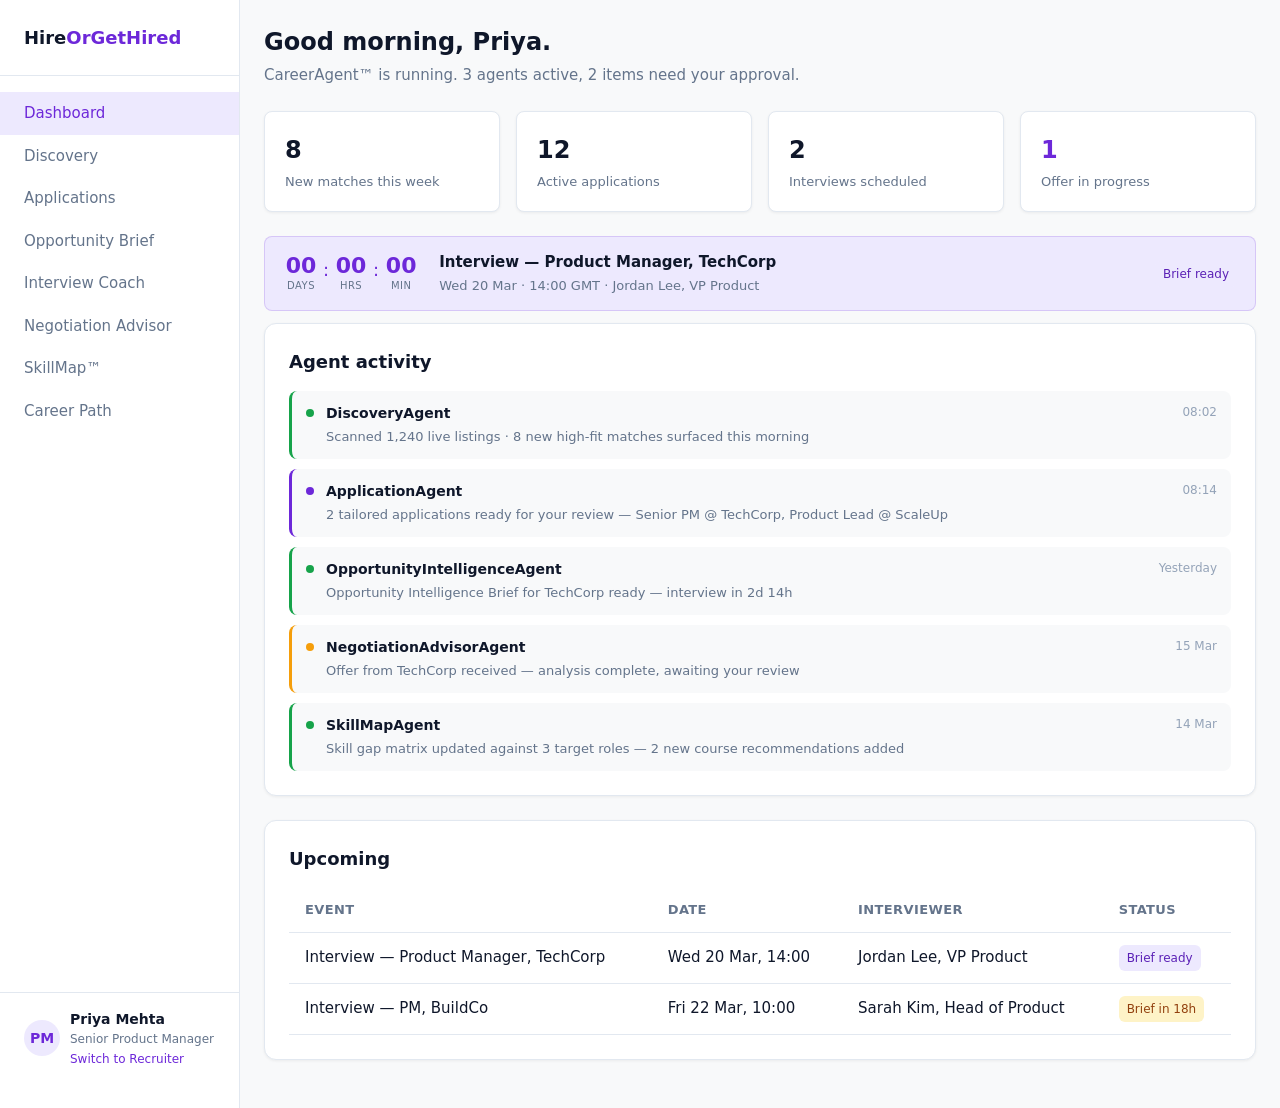
<file: app/jobseeker.html>
<!DOCTYPE html>
<html lang="en">
<head>
  <meta charset="UTF-8">
  <meta name="viewport" content="width=device-width, initial-scale=1">
  <title>CareerAgent™ — HireOrGetHired</title>
  <link rel="stylesheet" href="css/styles.css">
  <style>
    /* ── Job Seeker specific ── */

    /* Sidebar user card */
    .sidebar-user-card { display:flex; align-items:center; gap:10px; padding:16px 24px; border-top:1px solid var(--border); }
    .user-avatar { width:36px; height:36px; border-radius:50%; background:var(--accent-subtle); color:var(--accent); font-weight:700; font-size:.875rem; display:flex; align-items:center; justify-content:center; flex-shrink:0; }
    .user-info { flex:1; min-width:0; }
    .user-info .uname { font-size:.875rem; font-weight:600; white-space:nowrap; overflow:hidden; text-overflow:ellipsis; color:var(--text); }
    .user-info .umeta { font-size:.75rem; color:var(--text-muted); }
    .user-info a { font-size:.75rem; color:var(--accent); text-decoration:none; display:block; margin-top:2px; }

    /* Agent feed */
    .agent-feed { display:flex; flex-direction:column; gap:10px; }
    .agent-feed-item { display:flex; align-items:flex-start; gap:12px; padding:12px 14px; background:var(--bg); border-radius:var(--radius); border-left:3px solid var(--accent); }
    .agent-feed-item.done { border-left-color:#16a34a; }
    .agent-feed-item.pending { border-left-color:#f59e0b; }
    .agent-dot { width:8px; height:8px; border-radius:50%; background:var(--accent); margin-top:6px; flex-shrink:0; animation:pulse 1.5s ease-in-out infinite; }
    .agent-dot.done { background:#16a34a; animation:none; }
    .agent-dot.pending { background:#f59e0b; animation:none; }
    .agent-feed-text { flex:1; font-size:.875rem; }
    .agent-feed-text strong { display:block; font-size:.875rem; margin-bottom:2px; }
    .agent-feed-text small { color:var(--text-muted); font-size:.8125rem; }
    .agent-feed-time { font-size:.75rem; color:var(--text-muted-2); flex-shrink:0; }

    /* Interview countdown */
    .interview-countdown { display:flex; align-items:center; gap:20px; padding:14px 18px; background:var(--accent-subtle); border-radius:var(--radius); border:1px solid rgba(109,40,217,.18); margin-bottom:12px; }
    .countdown-units { display:flex; gap:2px; align-items:center; }
    .cu { text-align:center; min-width:36px; }
    .cu .n { font-size:1.375rem; font-weight:700; color:var(--accent); line-height:1.1; }
    .cu .l { font-size:.625rem; color:var(--text-muted); text-transform:uppercase; letter-spacing:.05em; }
    .cu-sep { font-size:1.125rem; color:var(--accent); padding:0 2px; font-weight:300; margin-bottom:8px; }
    .countdown-info { flex:1; }
    .countdown-info strong { display:block; font-size:.9375rem; }
    .countdown-info span { color:var(--text-muted); font-size:.8125rem; }
    .badge-purple { background:var(--accent-subtle); color:var(--accent-hover); }

    /* Discovery */
    .scan-bar { display:flex; align-items:center; gap:12px; padding:11px 14px; background:var(--accent-subtle); border-radius:var(--radius); margin-bottom:16px; font-size:.875rem; color:var(--accent-hover); }
    .scan-waves { display:flex; gap:3px; align-items:center; flex-shrink:0; }
    .scan-waves span { width:3px; height:13px; background:var(--accent); border-radius:2px; animation:wave 1s ease-in-out infinite; }
    .scan-waves span:nth-child(2){animation-delay:.12s}.scan-waves span:nth-child(3){animation-delay:.24s}.scan-waves span:nth-child(4){animation-delay:.36s}
    @keyframes wave{0%,100%{transform:scaleY(1)}50%{transform:scaleY(2)}}

    /* Discovery toolbar */
    .discovery-toolbar { display:flex; gap:10px; align-items:center; margin-bottom:14px; flex-wrap:wrap; }
    .search-input { flex:1; min-width:200px; padding:8px 14px 8px 36px; border:1px solid var(--border); border-radius:var(--radius); font-size:.875rem; font-family:var(--font); background:var(--bg-card); color:var(--text); outline:none; transition:border-color .15s, box-shadow .15s; }
    .search-input:focus { border-color:var(--accent); box-shadow:0 0 0 3px var(--accent-subtle); }
    .search-wrap { position:relative; flex:1; min-width:200px; }
    .search-icon { position:absolute; left:11px; top:50%; transform:translateY(-50%); color:var(--text-muted-2); pointer-events:none; font-size:.875rem; }
    .sort-select { padding:8px 12px; border:1px solid var(--border); border-radius:var(--radius); font-size:.875rem; font-family:var(--font); background:var(--bg-card); color:var(--text); cursor:pointer; outline:none; transition:border-color .15s; }
    .sort-select:focus { border-color:var(--accent); }
    .result-count { font-size:.8125rem; color:var(--text-muted); margin-bottom:10px; }

    /* Filter chips */
    .filter-chips { display:flex; gap:8px; margin-bottom:14px; flex-wrap:wrap; align-items:center; }
    .filter-chips-label { font-size:.8125rem; color:var(--text-muted); flex-shrink:0; }
    .filter-chip { padding:5px 12px; border-radius:999px; border:1px solid var(--border); background:var(--bg-card); font-size:.8125rem; cursor:pointer; color:var(--text-muted); transition:all .15s; white-space:nowrap; }
    .filter-chip:hover { border-color:var(--accent); color:var(--accent); background:var(--accent-subtle); }
    .filter-chip.active { background:var(--accent); border-color:var(--accent); color:#fff; font-weight:500; }
    .filter-chip .cc { font-size:.75rem; opacity:.8; margin-left:2px; }

    /* Job cards */
    .job-cards { display:flex; flex-direction:column; gap:12px; }
    .job-card { background:var(--bg-card); border:1px solid var(--border); border-radius:var(--radius-lg); padding:18px 20px; transition:border-color .15s,box-shadow .15s,opacity .3s,transform .3s; }
    .job-card:hover { border-color:var(--accent); box-shadow:var(--shadow-md); }
    .job-card-top { display:flex; align-items:flex-start; gap:14px; margin-bottom:10px; }
    .company-logo { width:42px; height:42px; border-radius:var(--radius); display:flex; align-items:center; justify-content:center; font-weight:800; font-size:.85rem; flex-shrink:0; letter-spacing:.02em; }

    /* Company logo colour variants */
    .logo-tc { background:#6d28d9; color:#fff; }
    .logo-su { background:#059669; color:#fff; }
    .logo-sy { background:#4f46e5; color:#fff; }
    .logo-cb { background:#0284c7; color:#fff; }
    .logo-nt { background:#7c3aed; color:#fff; }
    .logo-df { background:#ea580c; color:#fff; }
    .logo-pl { background:#db2777; color:#fff; }
    .logo-vr { background:#d97706; color:#fff; }

    .job-card-meta { flex:1; min-width:0; }
    .job-card-meta h4 { margin:0 0 2px; font-size:1rem; font-weight:600; }
    .job-card-meta .co { font-size:.8125rem; color:var(--text-muted); }
    .chips-row { display:flex; gap:5px; flex-wrap:wrap; margin-top:6px; }
    .chip { padding:3px 8px; border-radius:4px; font-size:.75rem; background:var(--bg); border:1px solid var(--border); color:var(--text-muted); }
    .fit-row { display:flex; align-items:center; gap:10px; margin-bottom:8px; }
    .fit-label { font-size:.8125rem; color:var(--text-muted); flex-shrink:0; width:28px; }
    .fit-bar-track { flex:1; height:6px; background:var(--bg); border-radius:3px; overflow:hidden; }
    .fit-bar-fill { height:100%; border-radius:3px; }
    .fit-bar-fill.hi { background:var(--accent); }
    .fit-bar-fill.md { background:#f59e0b; }
    .fit-bar-fill.lo { background:#94a3b8; }
    .fit-pct { font-size:.875rem; font-weight:700; flex-shrink:0; width:36px; text-align:right; }
    .fit-pct.hi { color:var(--accent); }
    .fit-pct.md { color:#b45309; }
    .fit-pct.lo { color:var(--text-muted); }
    .match-reason { font-size:.8125rem; color:var(--text-muted); margin-bottom:12px; line-height:1.5; }
    .job-card-actions { display:flex; gap:8px; align-items:center; flex-wrap:wrap; }
    .btn-save { background:transparent; border:1px solid var(--border); padding:6px 10px; border-radius:var(--radius); cursor:pointer; font-size:.8125rem; color:var(--text-muted); transition:all .15s; line-height:1; }
    .btn-save:hover { border-color:var(--accent); color:var(--accent); }
    .btn-save.saved { border-color:var(--accent); color:var(--accent); background:var(--accent-subtle); }
    .btn-dismiss { background:transparent; border:none; padding:5px 8px; border-radius:var(--radius); cursor:pointer; font-size:.75rem; color:var(--text-muted-2); margin-left:auto; transition:color .15s; }
    .btn-dismiss:hover { color:#dc2626; }

    /* Empty state */
    .discovery-empty { padding:40px 24px; text-align:center; color:var(--text-muted); display:none; }
    .discovery-empty .em-icon { font-size:2rem; margin-bottom:10px; }
    .discovery-empty h4 { margin:0 0 6px; font-size:.9375rem; color:var(--text); }
    .discovery-empty p { margin:0; font-size:.875rem; }

    /* Job card expanded detail */
    .job-detail { display:none; border-top:1px solid var(--border); margin-top:14px; padding-top:14px; }
    .job-detail.open { display:block; }
    .jd-grid { display:grid; grid-template-columns:1fr 1fr; gap:16px; }
    @media(max-width:700px){.jd-grid{grid-template-columns:1fr}}
    .jd-box { background:var(--bg); border-radius:var(--radius); padding:14px; font-size:.875rem; }
    .jd-box h5 { margin:0 0 8px; font-size:.75rem; text-transform:uppercase; letter-spacing:.05em; color:var(--text-muted); }
    .jd-box p { margin:0; color:var(--text); line-height:1.5; }
    .jd-box ul { margin:0; padding-left:18px; color:var(--text); }
    .jd-box li { margin-bottom:4px; }

    /* Applications */
    .app-stats-strip { display:grid; grid-template-columns:repeat(4,1fr); gap:12px; margin-bottom:20px; }
    @media(max-width:700px){.app-stats-strip{grid-template-columns:repeat(2,1fr)}}
    .app-stat { background:var(--bg-card); border:1px solid var(--border); border-radius:var(--radius); padding:14px 16px; display:flex; align-items:center; gap:12px; transition:border-color .15s; }
    .app-stat:hover { border-color:var(--accent); }
    .app-stat-icon { width:40px; height:40px; border-radius:var(--radius); display:flex; align-items:center; justify-content:center; font-size:1.1rem; flex-shrink:0; }
    .app-stat-icon.pending { background:var(--accent-subtle); }
    .app-stat-icon.active { background:#fef3c7; }
    .app-stat-icon.interview { background:#d1fae5; }
    .app-stat-icon.offer { background:#dbeafe; }
    .app-stat-val { font-size:1.5rem; font-weight:700; color:var(--text); line-height:1.1; }
    .app-stat-label { font-size:.8125rem; color:var(--text-muted); margin-top:2px; }

    .app-toolbar { display:flex; gap:10px; align-items:center; margin-bottom:14px; flex-wrap:wrap; }
    .app-search-wrap { position:relative; flex:1; min-width:180px; }
    .app-search-wrap .search-icon { position:absolute; left:10px; top:50%; transform:translateY(-50%); color:var(--text-muted-2); font-size:.875rem; }
    .app-search { width:100%; padding:8px 12px 8px 32px; border:1px solid var(--border); border-radius:var(--radius); font-size:.875rem; font-family:var(--font); background:var(--bg-card); color:var(--text); outline:none; }
    .app-search:focus { border-color:var(--accent); }
    .app-view-toggle { display:flex; border:1px solid var(--border); border-radius:var(--radius); overflow:hidden; }
    .app-view-btn { padding:6px 12px; font-size:.8125rem; border:none; background:var(--bg-card); color:var(--text-muted); cursor:pointer; transition:all .15s; }
    .app-view-btn:hover { color:var(--accent); }
    .app-view-btn.active { background:var(--accent); color:#fff; }
    .app-filter-chips { display:flex; gap:6px; margin-bottom:14px; flex-wrap:wrap; }
    .app-filter-chip { padding:5px 12px; border-radius:999px; border:1px solid var(--border); background:var(--bg-card); font-size:.8125rem; cursor:pointer; color:var(--text-muted); transition:all .15s; }
    .app-filter-chip:hover { border-color:var(--accent); color:var(--accent); }
    .app-filter-chip.active { background:var(--accent); border-color:var(--accent); color:#fff; }

    .app-review-grid { display:grid; grid-template-columns:1fr 1fr; gap:16px; margin-bottom:16px; }
    @media(max-width:860px){.app-review-grid{grid-template-columns:1fr}}
    .review-pane { background:var(--bg); border-radius:var(--radius); padding:16px; font-size:.875rem; }
    .review-pane h5 { margin:0 0 10px; font-size:.75rem; color:var(--text-muted); font-weight:600; text-transform:uppercase; letter-spacing:.05em; }
    .review-pane p { margin:0 0 8px; line-height:1.5; }
    .review-pane .hl { color:var(--accent); font-weight:500; }
    .pending-app-tabs { display:flex; gap:6px; margin-bottom:14px; flex-wrap:wrap; }
    .pending-app-tab { padding:8px 14px; border-radius:var(--radius); border:1px solid var(--border); background:var(--bg-card); font-size:.8125rem; cursor:pointer; color:var(--text-muted); transition:all .15s; }
    .pending-app-tab:hover { border-color:var(--accent); color:var(--accent); }
    .pending-app-tab.active { background:var(--accent); border-color:var(--accent); color:#fff; }

    /* Application timeline (enriched) */
    .app-timeline { display:flex; flex-direction:column; }
    .tl-item { display:flex; gap:14px; padding:14px 16px; margin-bottom:8px; background:var(--bg-card); border:1px solid var(--border); border-radius:var(--radius-lg); transition:border-color .15s, box-shadow .15s; }
    .tl-item:hover { border-color:var(--accent); box-shadow:var(--shadow-sm); }
    .tl-item:last-child { margin-bottom:0; }
    .tl-dot-col { display:flex; flex-direction:column; align-items:center; flex-shrink:0; }
    .tl-dot { width:12px; height:12px; border-radius:50%; margin-top:4px; flex-shrink:0; }
    .tl-dot.gray { background:var(--text-muted-2); }
    .tl-dot.green { background:#16a34a; }
    .tl-dot.amber { background:#f59e0b; }
    .tl-dot.purple { background:var(--accent); }
    .tl-dot.blue { background:#2563eb; }
    .tl-line { flex:1; width:2px; background:var(--border); margin-top:6px; min-height:8px; }
    .tl-item:last-child .tl-line { display:none; }
    .tl-body { flex:1; min-width:0; }
    .tl-body h4 { margin:0 0 4px; font-size:.9375rem; font-weight:600; }
    .tl-body .tl-meta { font-size:.8125rem; color:var(--text-muted); margin-bottom:4px; }
    .tl-body .tl-note { font-size:.8125rem; color:var(--text-muted); line-height:1.45; margin-bottom:10px; }
    .tl-next { font-size:.75rem; font-weight:600; color:var(--accent); margin-bottom:8px; display:flex; align-items:center; gap:6px; }
    .tl-next::before { content:''; width:6px; height:6px; border-radius:50%; background:var(--accent); animation:pulse 1.5s ease-in-out infinite; }
    .tl-actions { display:flex; gap:8px; flex-wrap:wrap; }
    .tl-action { padding:4px 10px; border-radius:var(--radius); border:1px solid var(--border); background:var(--bg); font-size:.75rem; cursor:pointer; color:var(--text-muted); transition:all .15s; }
    .tl-action:hover { border-color:var(--accent); color:var(--accent); }
    .tl-days { font-size:.75rem; color:var(--text-muted-2); flex-shrink:0; }

    /* Pipeline (kanban) view */
    .app-pipeline { display:none; gap:12px; overflow-x:auto; padding-bottom:8px; }
    .app-pipeline.active { display:grid; grid-template-columns:repeat(5, minmax(200px, 1fr)); }
    @media(max-width:900px){.app-pipeline.active{grid-template-columns:repeat(3, minmax(180px, 1fr))}}
    .pipe-col { background:var(--bg); border-radius:var(--radius); padding:12px; min-width:0; }
    .pipe-col h5 { margin:0 0 10px; font-size:.75rem; font-weight:700; text-transform:uppercase; letter-spacing:.05em; color:var(--text-muted); display:flex; align-items:center; gap:6px; }
    .pipe-col h5 .count { background:var(--border); color:var(--text-muted); padding:2px 8px; border-radius:999px; font-size:.7rem; }
    .pipe-card { background:var(--bg-card); border:1px solid var(--border); border-radius:var(--radius); padding:12px; margin-bottom:8px; cursor:pointer; transition:border-color .15s; }
    .pipe-card:hover { border-color:var(--accent); }
    .pipe-card h6 { margin:0 0 2px; font-size:.875rem; font-weight:600; }
    .pipe-card .company { font-size:.75rem; color:var(--text-muted); margin-bottom:6px; }
    .pipe-card .pipe-badge { font-size:.7rem; padding:2px 6px; border-radius:4px; margin-top:6px; display:inline-block; }
    .pipe-card .pipe-badge.purple { background:var(--accent-subtle); color:var(--accent-hover); }
    .pipe-card .pipe-badge.green { background:#dcfce7; color:#166534; }
    .pipe-card .pipe-badge.amber { background:#fef3c7; color:#b45309; }
    .pipe-card .pipe-badge.gray { background:var(--bg); color:var(--text-muted); }

    .app-timeline-wrap { display:block; }
    .app-timeline-wrap.hidden { display:none; }

    /* Opportunity Brief */
    /* ── Opportunity Brief redesign ── */
    .brief-selector-cards { display:grid; grid-template-columns:repeat(auto-fit,minmax(220px,1fr)); gap:12px; margin-bottom:24px; }
    .brief-sel-card { display:flex; flex-direction:column; gap:6px; padding:16px; background:var(--bg-card); border:2px solid var(--border); border-radius:var(--radius-lg); cursor:pointer; transition:border-color .15s,box-shadow .15s; }
    .brief-sel-card:hover { border-color:var(--accent); box-shadow:var(--shadow-md); }
    .brief-sel-card.active { border-color:var(--accent); background:var(--accent-subtle); }
    .bsc-top { display:flex; align-items:center; gap:10px; margin-bottom:2px; }
    .bsc-logo { width:32px; height:32px; border-radius:6px; background:var(--accent); color:#fff; font-weight:700; font-size:.8125rem; display:flex; align-items:center; justify-content:center; flex-shrink:0; }
    .bsc-logo.pending { background:var(--text-muted-2); }
    .bsc-company { font-size:.9375rem; font-weight:600; color:var(--text); }
    .bsc-role { font-size:.8125rem; color:var(--text-muted); }
    .bsc-meta { display:flex; align-items:center; justify-content:space-between; margin-top:8px; }
    .bsc-date { font-size:.8125rem; color:var(--text-muted); }
    .bsc-status { font-size:.7rem; font-weight:600; padding:3px 8px; border-radius:4px; }
    .bsc-status.ready { background:#dcfce7; color:#166534; }
    .bsc-status.pending-s { background:#fef3c7; color:#92400e; }

    /* Brief hero cover */
    .brief-body { display:none; }
    .brief-body.active { display:block; }
    .brief-hero { border:1px solid var(--border); border-radius:var(--radius-lg); overflow:hidden; margin-bottom:20px; box-shadow:var(--shadow-md); }
    .bh-cover { background:var(--accent); padding:24px 28px 0; color:#fff; }
    .bh-cover-top { display:flex; align-items:flex-start; justify-content:space-between; gap:16px; margin-bottom:20px; }
    .bh-company-row { display:flex; align-items:center; gap:14px; }
    .bh-company-logo { width:48px; height:48px; border-radius:var(--radius); background:rgba(255,255,255,.2); color:#fff; font-weight:700; font-size:1.125rem; display:flex; align-items:center; justify-content:center; flex-shrink:0; }
    .bh-company-info .bh-role { font-size:1.25rem; font-weight:700; line-height:1.2; margin-bottom:2px; }
    .bh-company-info .bh-company { font-size:.9375rem; opacity:.85; }
    .bh-cover-right { text-align:right; flex-shrink:0; }
    .bh-cover-right .bh-in-label { font-size:.7rem; text-transform:uppercase; letter-spacing:.08em; opacity:.7; margin-bottom:4px; }
    .bh-cover-right .bh-countdown { display:flex; gap:6px; align-items:center; justify-content:flex-end; }
    .bh-cu { text-align:center; }
    .bh-cu .cn { font-size:1.5rem; font-weight:700; line-height:1; }
    .bh-cu .cl { font-size:.625rem; opacity:.7; text-transform:uppercase; }
    .bh-sep { font-size:1.25rem; opacity:.6; margin-bottom:8px; }
    .bh-cover-right .bh-status { margin-top:8px; font-size:.75rem; opacity:.8; }
    .bh-meta-strip { background:rgba(255,255,255,.12); display:flex; gap:0; }
    .bh-meta-cell { flex:1; padding:12px 18px; border-right:1px solid rgba(255,255,255,.12); }
    .bh-meta-cell:last-child { border-right:none; }
    .bh-mc-label { font-size:.7rem; opacity:.65; text-transform:uppercase; letter-spacing:.07em; margin-bottom:3px; }
    .bh-mc-val { font-size:.9rem; font-weight:500; }

    /* Interviewer strip */
    .interviewer-strip { display:flex; align-items:flex-start; gap:20px; padding:20px 24px; background:var(--bg-card); border:1px solid var(--border); border-radius:var(--radius-lg); margin-bottom:20px; box-shadow:var(--shadow); }
    .is-avatar { width:56px; height:56px; border-radius:50%; background:var(--accent-subtle); color:var(--accent); font-weight:700; font-size:1.0625rem; display:flex; align-items:center; justify-content:center; flex-shrink:0; border:2px solid var(--accent); }
    .is-body { flex:1; }
    .is-name { font-size:1.0625rem; font-weight:700; margin-bottom:2px; }
    .is-title { font-size:.875rem; color:var(--text-muted); margin-bottom:10px; }
    .is-signals { display:flex; gap:8px; flex-wrap:wrap; margin-bottom:10px; }
    .is-signal { display:flex; align-items:center; gap:4px; padding:4px 10px; border-radius:4px; font-size:.78rem; font-weight:500; background:var(--bg); border:1px solid var(--border); }
    .is-signal .sig-dot { width:7px; height:7px; border-radius:50%; background:var(--accent); }
    .is-quote { font-size:.875rem; color:var(--text-muted); font-style:italic; border-left:2px solid var(--accent); padding-left:10px; line-height:1.45; }
    .is-side { text-align:right; flex-shrink:0; font-size:.8125rem; color:var(--text-muted); }
    .is-side .is-exp { font-size:1.25rem; font-weight:700; color:var(--text); display:block; margin-bottom:2px; }

    /* Tabs and tab content */
    .brief-tab-content { display:none; }
    .brief-tab-content.active { display:block; }
    .insight-grid { display:grid; grid-template-columns:1fr 1fr; gap:12px; }
    @media(max-width:680px){.insight-grid{grid-template-columns:1fr}}
    .insight-card { background:var(--bg-card); border:1px solid var(--border); border-radius:var(--radius); padding:16px; }
    .insight-card .ic-tag { font-size:.7rem; font-weight:700; text-transform:uppercase; letter-spacing:.07em; color:var(--accent); margin-bottom:8px; display:flex; align-items:center; gap:6px; }
    .insight-card .ic-tag::before { content:''; display:inline-block; width:6px; height:6px; border-radius:50%; background:var(--accent); }
    .insight-card p { margin:0; font-size:.875rem; line-height:1.55; color:var(--text); }
    .insight-card.warn .ic-tag { color:#b45309; }
    .insight-card.warn .ic-tag::before { background:#f59e0b; }
    .insight-card.warn { border-color:#fde68a; }

    /* Talking points */
    .talking-point { display:flex; gap:16px; padding:16px; background:var(--bg-card); border:1px solid var(--border); border-radius:var(--radius); margin-bottom:10px; transition:border-color .15s; }
    .talking-point:hover { border-color:var(--accent); }
    .tp-num { width:28px; height:28px; border-radius:50%; background:var(--accent); color:#fff; font-size:.8125rem; font-weight:700; display:flex; align-items:center; justify-content:center; flex-shrink:0; margin-top:2px; }
    .tp-body h4 { margin:0 0 6px; font-size:.9375rem; font-weight:600; }
    .tp-body p { margin:0; font-size:.875rem; color:var(--text-muted); line-height:1.5; }
    .tp-example { margin-top:8px; padding:8px 12px; background:var(--accent-subtle); border-radius:5px; font-size:.8125rem; color:var(--accent-hover); font-style:italic; }

    /* Questions */
    .q-item { padding:0; border:1px solid var(--border); border-radius:var(--radius); margin-bottom:10px; overflow:hidden; }
    .q-head { display:flex; align-items:flex-start; gap:12px; padding:14px 16px; }
    .q-difficulty { flex-shrink:0; padding:3px 8px; border-radius:4px; font-size:.7rem; font-weight:600; }
    .qd-high { background:#fee2e2; color:#b91c1c; }
    .qd-med { background:#fef3c7; color:#92400e; }
    .q-text-wrap { flex:1; }
    .q-text-wrap .qt { font-size:.9375rem; font-weight:500; margin-bottom:4px; }
    .q-text-wrap .qsrc { font-size:.78rem; color:var(--text-muted); }
    .q-hint-body { padding:12px 16px 14px; background:var(--bg); border-top:1px solid var(--border); font-size:.875rem; color:var(--text-muted); line-height:1.5; }
    .q-hint-body strong { color:var(--text); }
    .q-toggle { background:none; border:none; font-size:.875rem; color:var(--accent); cursor:pointer; padding:0; flex-shrink:0; margin-top:2px; }

    /* Pending brief state */
    .brief-pending-body { padding:32px; background:var(--bg); border-radius:var(--radius-lg); border:1px dashed var(--border); text-align:center; }
    .brief-pending-body .bpb-icon { font-size:2rem; margin-bottom:12px; }
    .brief-pending-body h3 { margin:0 0 8px; font-size:1.0625rem; }
    .brief-pending-body p { margin:0; font-size:.9rem; color:var(--text-muted); max-width:380px; margin-left:auto; margin-right:auto; }

    /* ══ Interview Coach ══ */
    .coach-state { display:none; }
    .coach-state.active { display:block; }

    /* History */
    .session-history-row { display:flex; align-items:center; gap:10px; }
    .sp-bar-wrap { width:64px; height:6px; background:var(--bg); border-radius:3px; overflow:hidden; }
    .sp-bar { height:100%; border-radius:3px; background:var(--accent); }
    .trend-chip { display:inline-flex; align-items:center; gap:4px; padding:4px 10px; border-radius:20px; font-size:.78rem; font-weight:600; }
    .trend-chip.up { background:#dcfce7; color:#166534; }

    /* Setup screen */
    .coach-setup-intro { font-size:.9375rem; color:var(--text-muted); margin-bottom:20px; }
    .setup-section-label { font-size:.75rem; font-weight:700; text-transform:uppercase; letter-spacing:.07em; color:var(--text-muted); margin-bottom:10px; }
    .coach-focus-grid { display:grid; grid-template-columns:1fr 1fr; gap:10px; margin-bottom:24px; }
    @media(max-width:600px){ .coach-focus-grid { grid-template-columns:1fr; } }
    .coach-focus-opt { padding:14px 16px; border:2px solid var(--border); border-radius:var(--radius); cursor:pointer; transition:border-color .15s, background .15s; user-select:none; }
    .coach-focus-opt:hover { border-color:var(--accent); }
    .coach-focus-opt.selected { border-color:var(--accent); background:var(--accent-subtle); }
    .coach-focus-opt h4 { margin:0 0 3px; font-size:.9375rem; font-weight:600; }
    .coach-focus-opt p { margin:0; font-size:.8125rem; color:var(--text-muted); }
    .coach-qcount-row { display:flex; gap:8px; margin-bottom:28px; }
    .coach-qcount-btn { padding:7px 18px; border:1px solid var(--border); border-radius:var(--radius); cursor:pointer; font-size:.875rem; font-weight:500; background:var(--bg-card); transition:.15s; }
    .coach-qcount-btn:hover { border-color:var(--accent); }
    .coach-qcount-btn.selected { background:var(--accent); color:#fff; border-color:var(--accent); }
    .setup-interviewer-note { display:flex; align-items:flex-start; gap:12px; padding:14px 16px; background:var(--bg); border-radius:var(--radius); border:1px solid var(--border); margin-bottom:24px; font-size:.875rem; }
    .sin-avatar { width:36px; height:36px; border-radius:50%; background:var(--accent-subtle); color:var(--accent); font-weight:700; font-size:.875rem; display:flex; align-items:center; justify-content:center; flex-shrink:0; }
    .sin-body strong { display:block; margin-bottom:2px; }
    .sin-body span { color:var(--text-muted); }

    /* Session: Stepper */
    .session-stepper { display:flex; align-items:center; margin-bottom:24px; }
    .ss-step { display:flex; align-items:center; gap:8px; }
    .ss-dot { width:28px; height:28px; border-radius:50%; border:2px solid var(--border); background:var(--bg-card); display:flex; align-items:center; justify-content:center; font-size:.8125rem; font-weight:700; color:var(--text-muted); flex-shrink:0; transition:.3s; }
    .ss-dot.done { background:var(--accent); border-color:var(--accent); color:#fff; }
    .ss-dot.current { border-color:var(--accent); color:var(--accent); background:var(--accent-subtle); }
    .ss-label { font-size:.8125rem; color:var(--text-muted); }
    .ss-label.current { color:var(--text); font-weight:500; }
    .ss-line { flex:1; height:2px; background:var(--border); margin:0 8px; border-radius:1px; transition:.3s; }
    .ss-line.done { background:var(--accent); }

    /* Session: Question card */
    .question-card { background:var(--accent-subtle); border:1px solid rgba(109,40,217,.18); border-radius:var(--radius-lg); padding:24px; margin-bottom:20px; position:relative; }
    .question-card .qlabel { font-size:.7rem; font-weight:700; text-transform:uppercase; letter-spacing:.07em; color:var(--accent); margin-bottom:10px; display:flex; align-items:center; justify-content:space-between; }
    .question-card .qtext { font-size:1.0625rem; font-weight:500; line-height:1.45; }
    .question-card .qsrc { font-size:.8125rem; color:var(--text-muted); margin-top:10px; display:flex; align-items:center; gap:6px; }
    .q-interviewer-tag { display:inline-flex; align-items:center; gap:5px; padding:2px 8px; background:rgba(109,40,217,.1); border-radius:4px; font-size:.75rem; color:var(--accent); }
    .q-category-tag { padding:3px 8px; border-radius:4px; font-size:.72rem; font-weight:600; }
    .qcat-priority { background:#fef3c7; color:#92400e; }
    .qcat-conflict { background:#fee2e2; color:#b91c1c; }
    .qcat-strategy { background:#dbeafe; color:#1e40af; }

    /* Session: Answer area */
    .star-toggle-row { display:flex; align-items:center; justify-content:space-between; margin-bottom:10px; }
    .star-toggle-label { font-size:.875rem; color:var(--text-muted); }
    .star-toggle-btn { font-size:.8125rem; color:var(--accent); background:none; border:1px solid var(--accent); border-radius:4px; padding:3px 10px; cursor:pointer; }
    .star-scaffold { display:none; grid-template-columns:1fr 1fr; gap:8px; margin-bottom:12px; }
    .star-scaffold.open { display:grid; }
    @media(max-width:600px){ .star-scaffold { grid-template-columns:1fr; } }
    .star-field label { display:block; font-size:.72rem; font-weight:700; color:var(--accent); margin-bottom:4px; text-transform:uppercase; letter-spacing:.06em; }
    .star-field textarea { width:100%; min-height:68px; padding:9px 12px; border:1px solid var(--border); border-radius:var(--radius); font-size:.875rem; font-family:var(--font); resize:vertical; box-sizing:border-box; }
    .star-field textarea:focus { outline:none; border-color:var(--accent); }
    textarea.answer-area { width:100%; min-height:110px; padding:12px; border:1px solid var(--border); border-radius:var(--radius); font-size:.9375rem; font-family:var(--font); resize:vertical; margin-bottom:8px; box-sizing:border-box; }
    textarea.answer-area:focus { outline:none; border-color:var(--accent); box-shadow:0 0 0 3px var(--accent-subtle); }
    .answer-meta-row { display:flex; align-items:center; justify-content:space-between; font-size:.8125rem; color:var(--text-muted); margin-bottom:12px; }
    .time-hint { padding:3px 8px; border-radius:4px; font-size:.75rem; font-weight:600; }
    .time-hint.ok { background:#dcfce7; color:#166534; }
    .time-hint.short { background:#fef3c7; color:#92400e; }
    .time-hint.long { background:#fee2e2; color:#b91c1c; }

    /* Session: Agent thinking */
    .agent-thinking { display:none; align-items:center; gap:14px; padding:18px 20px; background:var(--accent-subtle); border:1px solid rgba(109,40,217,.15); border-radius:var(--radius-lg); margin-bottom:16px; }
    .agent-thinking.visible { display:flex; }
    .thinking-dots { display:flex; gap:5px; }
    .thinking-dot { width:9px; height:9px; border-radius:50%; background:var(--accent); animation:tpulse 1.3s ease-in-out infinite; }
    .thinking-dot:nth-child(2) { animation-delay:.22s; }
    .thinking-dot:nth-child(3) { animation-delay:.44s; }
    @keyframes tpulse { 0%,80%,100% { opacity:.18 } 40% { opacity:1 } }
    .thinking-text strong { display:block; font-size:.9375rem; color:var(--accent); margin-bottom:2px; }
    .thinking-text span { font-size:.8125rem; color:var(--text-muted); }

    /* Session: Feedback */
    .score-breakdown { }
    .score-breakdown h4 { margin:0 0 16px; font-size:.9375rem; display:flex; align-items:center; gap:8px; }
    .score-row-wrap { margin-bottom:12px; }
    .score-row { display:flex; align-items:center; gap:12px; }
    .sr-label { font-size:.875rem; width:150px; flex-shrink:0; color:var(--text); font-weight:500; }
    .sr-track { flex:1; height:8px; background:var(--bg); border-radius:4px; overflow:hidden; }
    .sr-fill { height:100%; border-radius:4px; background:var(--accent); width:0; transition:width 1s ease; }
    .sr-fill.low { background:#f59e0b; }
    .sr-pct { font-size:.875rem; font-weight:700; color:var(--accent); width:36px; text-align:right; }
    .dim-tip { font-size:.8125rem; margin-top:5px; padding-left:162px; line-height:1.4; }
    .dim-tip.good { color:#166534; }
    .dim-tip.improve { color:#92400e; }
    .feedback-box { background:var(--bg); border-radius:var(--radius); padding:16px 18px; font-size:.875rem; color:var(--text-muted); margin-top:16px; line-height:1.55; border-left:3px solid var(--accent); }
    .feedback-box strong { color:var(--text); }
    .model-answer-toggle { display:inline-flex; align-items:center; gap:4px; margin-top:12px; font-size:.875rem; color:var(--accent); cursor:pointer; background:none; border:none; padding:0; text-decoration:underline; text-underline-offset:3px; }
    .model-answer-box { margin-top:10px; padding:14px 16px; background:var(--accent-subtle); border-radius:var(--radius); font-size:.875rem; line-height:1.55; color:var(--text); display:none; }
    .model-answer-box em { color:var(--accent); font-style:normal; font-weight:600; }

    /* Session summary */
    .summary-hero { display:flex; align-items:center; gap:28px; padding:24px; background:var(--accent-subtle); border-radius:var(--radius-lg); margin-bottom:20px; border:1px solid rgba(109,40,217,.15); }
    .score-ring { text-align:center; flex-shrink:0; }
    .score-ring .sr-num { font-size:3rem; font-weight:800; color:var(--accent); line-height:1; }
    .score-ring .sr-lbl { font-size:.8125rem; color:var(--text-muted); }
    .summary-hero-text h3 { margin:0 0 6px; font-size:1.125rem; }
    .summary-hero-text p { margin:0; font-size:.875rem; color:var(--text-muted); line-height:1.5; }
    .summary-q-list { display:flex; flex-direction:column; gap:8px; margin-bottom:20px; }
    .summary-q-row { display:grid; grid-template-columns:32px 1fr auto; align-items:center; gap:14px; padding:14px 16px; background:var(--bg-card); border:1px solid var(--border); border-radius:var(--radius); }
    .sqr-num { width:28px; height:28px; border-radius:50%; background:var(--accent); color:#fff; font-size:.8125rem; font-weight:700; display:flex; align-items:center; justify-content:center; }
    .sqr-body { }
    .sqr-body .sqr-text { font-size:.875rem; font-weight:500; margin-bottom:3px; }
    .sqr-body .sqr-weak { font-size:.8125rem; color:var(--text-muted); }
    .sqr-score { font-weight:700; font-size:1rem; color:var(--accent); white-space:nowrap; }
    .actions-grid { display:grid; grid-template-columns:repeat(3,1fr); gap:10px; margin-bottom:24px; }
    @media(max-width:600px){ .actions-grid { grid-template-columns:1fr; } }
    .action-card { padding:14px 16px; background:var(--bg-card); border:1px solid var(--border); border-radius:var(--radius); }
    .action-card .ac-num { font-size:.7rem; font-weight:700; color:var(--accent); text-transform:uppercase; letter-spacing:.06em; margin-bottom:6px; }
    .action-card p { margin:0; font-size:.8125rem; color:var(--text-muted); line-height:1.45; }

    /* ══ Negotiation Advisor ══ */
    .offer-selector-tabs { display:flex; gap:10px; margin-bottom:20px; }
    .offer-sel-tab { display:flex; align-items:center; gap:10px; padding:12px 16px; border:2px solid var(--border); border-radius:var(--radius-lg); cursor:pointer; transition:.15s; background:var(--bg-card); flex:1; }
    .offer-sel-tab:hover { border-color:var(--accent); }
    .offer-sel-tab.active { border-color:var(--accent); background:var(--accent-subtle); }
    .ost-logo { width:32px; height:32px; border-radius:6px; display:flex; align-items:center; justify-content:center; font-weight:700; font-size:.78rem; color:#fff; flex-shrink:0; }
    .ost-body { flex:1; }
    .ost-company { font-weight:600; font-size:.875rem; }
    .ost-sub { font-size:.75rem; color:var(--text-muted); }
    .ost-badge { flex-shrink:0; }
    .offer-view { display:none; }
    .offer-view.active { display:block; }
    /* Total comp hero */
    .total-comp-hero { display:grid; grid-template-columns:1fr auto; gap:16px; align-items:center; padding:20px 22px; background:var(--accent); color:#fff; border-radius:var(--radius-lg); margin-bottom:16px; }
    .tch-left .tch-label { font-size:.75rem; opacity:.75; margin-bottom:4px; }
    .tch-left .tch-total { font-size:1.75rem; font-weight:800; line-height:1; }
    .tch-left .tch-sub { font-size:.8125rem; opacity:.8; margin-top:4px; }
    .tch-components { display:flex; gap:10px; flex-wrap:wrap; }
    .tch-comp-item { text-align:center; padding:8px 14px; background:rgba(255,255,255,.15); border-radius:var(--radius); }
    .tch-comp-item .tci-val { font-size:1rem; font-weight:700; }
    .tch-comp-item .tci-label { font-size:.7rem; opacity:.75; margin-top:2px; }
    /* Offer items */
    .offer-items { display:flex; gap:10px; flex-wrap:wrap; margin-bottom:16px; }
    .offer-item { background:var(--bg-card); border:1px solid var(--border); border-radius:var(--radius); padding:12px 16px; min-width:110px; }
    .offer-item .oi-label { font-size:.72rem; color:var(--text-muted); margin-bottom:4px; text-transform:uppercase; letter-spacing:.04em; }
    .offer-item .oi-val { font-size:.9375rem; font-weight:700; color:var(--text); }
    /* Market band */
    .market-band-header { display:flex; align-items:center; justify-content:space-between; margin-bottom:14px; }
    .market-band-header h4 { margin:0; font-size:.9375rem; font-weight:600; }
    .market-position-callout { display:inline-flex; align-items:center; gap:6px; padding:4px 12px; border-radius:20px; font-size:.8125rem; font-weight:600; }
    .mpc-below { background:#fee2e2; color:#b91c1c; }
    .mpc-near { background:#fef3c7; color:#92400e; }
    .mpc-above { background:#dcfce7; color:#166534; }
    .comp-visual { position:relative; padding:30px 0 28px; margin-bottom:8px; }
    .comp-track { height:8px; background:var(--border); border-radius:4px; position:relative; overflow:visible; }
    .comp-track-fill { position:absolute; top:0; left:0; height:100%; border-radius:4px; background:linear-gradient(to right, #ddd6fe, var(--accent)); }
    .comp-marker { position:absolute; top:50%; transform:translate(-50%,-50%); display:flex; flex-direction:column; align-items:center; }
    .comp-marker .cm-dot { width:14px; height:14px; border-radius:50%; border:2px solid #fff; box-shadow:0 1px 3px rgba(0,0,0,.15); }
    .comp-marker .cm-top { position:absolute; bottom:17px; font-size:.7rem; font-weight:600; white-space:nowrap; color:var(--text-muted); }
    .comp-marker .cm-bot { position:absolute; top:17px; font-size:.8125rem; font-weight:700; white-space:nowrap; }
    .m-offer .cm-dot{background:#64748b;} .m-offer .cm-bot{color:var(--text)}
    .m-med .cm-dot{background:#f59e0b;} .m-med .cm-bot{color:#b45309}
    .m-ask .cm-dot{background:#16a34a;} .m-ask .cm-bot{color:#15803d}
    .m-p75 .cm-dot{background:var(--accent);} .m-p75 .cm-bot{color:var(--accent)}
    .market-src { font-size:.75rem; color:var(--text-muted); margin-bottom:20px; }
    /* Nego intelligence cards */
    .nego-intel-grid { display:grid; grid-template-columns:repeat(3,1fr); gap:10px; margin-bottom:20px; }
    @media(max-width:700px){.nego-intel-grid{grid-template-columns:1fr}}
    .nego-intel-card { padding:14px 16px; background:var(--bg); border-radius:var(--radius); border:1px solid var(--border); }
    .nic-tag { font-size:.7rem; font-weight:700; text-transform:uppercase; letter-spacing:.06em; margin-bottom:6px; }
    .nic-tag.green{color:#166534}.nic-tag.amber{color:#92400e}.nic-tag.blue{color:#1e40af}
    .nic-card-title { font-size:.875rem; font-weight:600; margin-bottom:4px; }
    .nic-body { font-size:.8125rem; color:var(--text-muted); line-height:1.5; }
    /* Priority stack */
    .priority-stack { display:flex; flex-direction:column; gap:8px; margin-bottom:20px; }
    .priority-item { display:flex; align-items:center; gap:10px; padding:12px 14px; background:var(--bg); border-radius:var(--radius); border:1px solid var(--border); transition:.15s; }
    .priority-item:hover { border-color:var(--accent); }
    .pr-rank { width:24px; height:24px; border-radius:50%; background:var(--accent); color:#fff; font-size:.8125rem; font-weight:700; display:flex; align-items:center; justify-content:center; flex-shrink:0; }
    .pr-body { flex:1; }
    .pr-body strong { display:block; font-size:.875rem; margin-bottom:2px; }
    .pr-body span { font-size:.8125rem; color:var(--text-muted); }
    .pr-status { font-size:.75rem; padding:3px 8px; border-radius:4px; font-weight:600; flex-shrink:0; }
    .prs-achieved{background:#dcfce7;color:#166534}.prs-target{background:#fef3c7;color:#92400e}.prs-locked{background:#f1f5f9;color:#64748b}
    /* Scenario playbook */
    .scenario-item { border:1px solid var(--border); border-radius:var(--radius); margin-bottom:8px; overflow:hidden; }
    .scenario-head { display:flex; align-items:center; gap:10px; padding:12px 16px; cursor:pointer; }
    .scenario-head:hover { background:var(--bg); }
    .scenario-if { font-size:.78rem; font-weight:700; text-transform:uppercase; letter-spacing:.05em; color:var(--text-muted); margin-right:4px; }
    .scenario-trigger { flex:1; font-size:.875rem; font-weight:500; }
    .scenario-toggle { font-size:.8125rem; color:var(--accent); background:none; border:none; cursor:pointer; flex-shrink:0; }
    .scenario-body { display:none; padding:12px 16px 14px; background:var(--bg); border-top:1px solid var(--border); font-size:.875rem; color:var(--text-muted); line-height:1.55; }
    .scenario-body strong { color:var(--text); }
    .scenario-script { margin-top:8px; padding:10px 14px; background:var(--accent-subtle); border-left:3px solid var(--accent); border-radius:0 var(--radius) var(--radius) 0; font-size:.875rem; color:var(--text); font-style:italic; }
    /* Live coaching */
    .nego-live { display:none; }
    .nego-live.active { display:block; }
    .live-phase-tracker { display:flex; gap:0; margin-bottom:20px; border:1px solid var(--border); border-radius:var(--radius-lg); overflow:hidden; }
    .live-phase { flex:1; padding:9px 6px; text-align:center; font-size:.78rem; color:var(--text-muted); border-right:1px solid var(--border); cursor:pointer; transition:.15s; }
    .live-phase:last-child{border-right:none}
    .live-phase.lp-active { background:var(--accent); color:#fff; font-weight:600; }
    .live-phase.lp-done { background:#dcfce7; color:#166534; }
    .live-prompt { display:flex; gap:10px; padding:12px 14px; border-radius:var(--radius); margin-bottom:10px; font-size:.875rem; }
    .live-prompt.insight { background:#fefce8; border:1px solid #fde68a; }
    .live-prompt.strategy { background:var(--accent-subtle); border:1px solid rgba(109,40,217,.25); }
    .live-prompt.warn { background:#fee2e2; border:1px solid #fca5a5; }
    .lp-icon { flex-shrink:0; font-size:1rem; line-height:1.4; }
    .lp-text { flex:1; line-height:1.5; }
    .live-scenario-btns { display:flex; gap:8px; flex-wrap:wrap; margin-bottom:16px; }
    .lsb { padding:6px 14px; border-radius:var(--radius); border:1px solid var(--accent); background:none; color:var(--accent); font-size:.8125rem; cursor:pointer; transition:.15s; }
    .lsb:hover,.lsb.active { background:var(--accent); color:#fff; }
    .live-response-box { padding:14px 16px; background:var(--bg); border-radius:var(--radius); border-left:3px solid var(--accent); font-size:.875rem; color:var(--text); line-height:1.55; font-style:italic; display:none; }
    .live-response-box.visible { display:block; }

    /* ══ SkillMap ══ */
    .sm-context-tabs { display:flex; gap:0; border:1px solid var(--border); border-radius:var(--radius-lg); overflow:hidden; margin-bottom:20px; background:var(--bg); }
    .sm-tab { flex:1; padding:9px 6px; text-align:center; font-size:.8rem; font-weight:500; cursor:pointer; color:var(--text-muted); border-right:1px solid var(--border); transition:.15s; line-height:1.3; }
    .sm-tab:last-child { border-right:none; }
    .sm-tab:hover { background:var(--bg-card); color:var(--text); }
    .sm-tab.active { background:var(--accent); color:#fff; font-weight:600; }
    .sm-tab .sm-tab-sub { display:block; font-size:.67rem; opacity:.7; font-weight:400; margin-top:1px; }
    .sm-view { display:none; }
    .sm-view.active { display:block; }
    /* Shared bar components */
    .skill-legend { display:flex; gap:16px; margin-bottom:18px; font-size:.8125rem; flex-wrap:wrap; }
    .legend-item { display:flex; align-items:center; gap:6px; }
    .ld { width:12px; height:12px; border-radius:3px; flex-shrink:0; }
    .skill-group-label { font-size:.72rem; font-weight:700; text-transform:uppercase; letter-spacing:.07em; color:var(--text-muted); margin:18px 0 10px; }
    .skill-row { display:grid; grid-template-columns:170px 1fr 160px; align-items:center; gap:12px; margin-bottom:12px; }
    @media(max-width:700px){.skill-row{grid-template-columns:1fr}}
    .skill-name { font-size:.875rem; color:var(--text); }
    .skill-bars-wrap { position:relative; height:10px; }
    .sb-bg { position:absolute; inset:0; background:var(--bg); border-radius:5px; }
    .sb-target { position:absolute; top:0; bottom:0; left:0; border-radius:5px; background:#ddd6fe; }
    .sb-current { position:absolute; top:1px; bottom:1px; left:0; border-radius:4px; }
    .sb-strong{background:var(--accent)}.sb-medium{background:#f59e0b}.sb-gap{background:#dc2626}
    .skill-status { display:flex; align-items:center; gap:6px; font-size:.8125rem; flex-wrap:wrap; }
    .course-link { font-size:.8125rem; color:var(--accent); text-decoration:underline; cursor:pointer; text-underline-offset:2px; }
    /* Career stage columns */
    .career-stages-grid { display:grid; grid-template-columns:repeat(3,1fr); gap:12px; margin-bottom:20px; }
    @media(max-width:680px){ .career-stages-grid { grid-template-columns:1fr; } }
    .career-stage-col { border:1px solid var(--border); border-radius:var(--radius-lg); overflow:hidden; }
    .csc-header { padding:11px 14px; }
    .csc-header.now { background:var(--accent); color:#fff; }
    .csc-header.next { background:var(--accent-subtle); border-bottom:1px solid rgba(109,40,217,.15); }
    .csc-header.future { background:var(--bg); border-bottom:1px solid var(--border); }
    .csc-badge { display:inline-block; font-size:.67rem; font-weight:700; padding:2px 6px; border-radius:3px; margin-bottom:3px; }
    .csc-header.now .csc-badge { background:rgba(255,255,255,.25); color:#fff; }
    .csc-header.next .csc-badge { background:var(--accent); color:#fff; }
    .csc-header.future .csc-badge { background:var(--border); color:var(--text-muted); }
    .csc-title { font-size:.875rem; font-weight:700; }
    .csc-comp { font-size:.75rem; opacity:.8; }
    .csc-skills { padding:12px 14px; }
    .csc-skill-row { display:flex; align-items:center; gap:8px; margin-bottom:9px; }
    .csc-skill-name { font-size:.78rem; width:110px; flex-shrink:0; color:var(--text); }
    .csc-bar-track { flex:1; height:7px; background:var(--bg); border-radius:4px; overflow:hidden; }
    .csc-bar-fill { height:100%; border-radius:4px; }
    .fill-strong{background:var(--accent)}.fill-med{background:#f59e0b}.fill-low{background:#dc2626}
    .csc-skill-pct { font-size:.72rem; color:var(--text-muted); width:26px; text-align:right; flex-shrink:0; }
    /* Job-specific view */
    .job-skill-header { display:flex; align-items:center; gap:14px; padding:16px 18px; border-radius:var(--radius-lg); margin-bottom:16px; border:1px solid var(--border); background:var(--bg-card); }
    .jsh-logo { width:42px; height:42px; border-radius:var(--radius); display:flex; align-items:center; justify-content:center; font-weight:700; font-size:.875rem; flex-shrink:0; color:#fff; }
    .jsh-body { flex:1; }
    .jsh-body h3 { margin:0 0 3px; font-size:.9375rem; }
    .jsh-body p { margin:0; font-size:.8125rem; color:var(--text-muted); }
    .jsh-fit { text-align:right; flex-shrink:0; }
    .jsh-fit .fit-big { font-size:1.6rem; font-weight:800; color:var(--accent); line-height:1; }
    .jsh-fit.amber .fit-big { color:#f59e0b; }
    .jsh-fit .fit-lbl { font-size:.72rem; color:var(--text-muted); }
    .skill-delta { font-size:.72rem; padding:2px 6px; border-radius:4px; font-weight:600; white-space:nowrap; flex-shrink:0; }
    .sd-ok{background:#dcfce7;color:#166534}.sd-close{background:#fef3c7;color:#92400e}.sd-gap{background:#fee2e2;color:#b91c1c}
    .job-key-asks { padding:12px 16px; background:var(--bg); border-radius:var(--radius); margin-bottom:16px; }
    .jka-label { font-size:.7rem; font-weight:700; text-transform:uppercase; letter-spacing:.06em; color:var(--accent); margin-bottom:7px; }
    .jka-tags { display:flex; gap:6px; flex-wrap:wrap; }
    .jka-tag { padding:4px 10px; border-radius:4px; font-size:.78rem; background:var(--bg-card); border:1px solid var(--border); }
    .jka-tag.gap{border-color:#fca5a5;background:#fee2e2;color:#b91c1c}.jka-tag.ok{border-color:#86efac;background:#dcfce7;color:#166534}
    /* Agent box */
    .sm-agent-box { display:flex; align-items:flex-start; gap:12px; padding:14px 16px; background:var(--accent-subtle); border:1px solid rgba(109,40,217,.12); border-radius:var(--radius-lg); margin-top:16px; }
    .sm-agent-box ul { margin:6px 0 0; padding-left:16px; font-size:.8125rem; color:var(--text-muted); line-height:1.65; }
    /* ── Affiliate learning ── */
    .learning-section-header { display:flex; align-items:center; justify-content:space-between; margin:0 0 16px; }
    .learning-section-header h2 { margin:0; font-size:1rem; }
    .affiliate-disclosure { font-size:.7rem; color:var(--text-muted); padding:3px 8px; border:1px solid var(--border); border-radius:4px; }
    .course-grid { display:grid; grid-template-columns:repeat(2,1fr); gap:14px; }
    @media(max-width:680px){ .course-grid { grid-template-columns:1fr; } }
    .course-card { border:1px solid var(--border); border-radius:var(--radius-lg); overflow:hidden; background:var(--bg-card); display:flex; flex-direction:column; transition:box-shadow .15s,border-color .15s; }
    .course-card:hover { box-shadow:var(--shadow-md); border-color:var(--accent); }
    .course-card-top { padding:16px 18px 12px; flex:1; }
    .course-platform-row { display:flex; align-items:center; justify-content:space-between; margin-bottom:10px; }
    .course-platform-badge { display:inline-flex; align-items:center; gap:4px; padding:3px 9px; border-radius:4px; font-size:.72rem; font-weight:700; letter-spacing:.03em; }
    .plat-reforge{background:#111;color:#fff}.plat-coursera{background:#0056d2;color:#fff}
    .plat-udemy{background:#a435f0;color:#fff}.plat-linkedin{background:#0a66c2;color:#fff}
    .plat-pragmatic{background:#1e3a5f;color:#fff}.plat-maven{background:#e55c28;color:#fff}
    .course-price { font-size:.8125rem; font-weight:600; }
    .course-price.free { color:#166534; background:#dcfce7; padding:2px 7px; border-radius:4px; }
    .course-card-title { font-size:.9375rem; font-weight:600; margin:0 0 3px; line-height:1.35; color:var(--text); }
    .course-card-meta { font-size:.8125rem; color:var(--text-muted); margin-bottom:12px; }
    .course-impact-label { font-size:.7rem; font-weight:700; text-transform:uppercase; letter-spacing:.06em; color:var(--text-muted); margin-bottom:6px; }
    .course-impact-chips { display:flex; gap:6px; flex-wrap:wrap; }
    .course-impact-chip { display:inline-flex; align-items:center; gap:3px; padding:3px 9px; border-radius:4px; font-size:.75rem; font-weight:600; border:1px solid rgba(109,40,217,.2); background:var(--accent-subtle); color:var(--accent); }
    .chip-delta { font-size:.7rem; opacity:.75; }
    .course-relevance { font-size:.8125rem; color:var(--text-muted); padding:10px 16px; background:var(--bg); border-top:1px solid var(--border); display:flex; align-items:flex-start; gap:6px; line-height:1.45; }
    .course-card-footer { padding:10px 16px; display:flex; align-items:center; justify-content:space-between; border-top:1px solid var(--border); }
    .course-card-footer .btn { font-size:.8125rem; padding:6px 14px; }

    /* ══ Career Path ══ */
    .path-cards-grid { display:grid; grid-template-columns:repeat(3,1fr); gap:14px; margin-bottom:24px; }
    @media(max-width:800px){.path-cards-grid{grid-template-columns:1fr}}
    .path-card { border:2px solid var(--border); border-radius:var(--radius-lg); padding:18px; cursor:pointer; transition:border-color .15s, box-shadow .15s; position:relative; }
    .path-card:hover { border-color:var(--accent); box-shadow:var(--shadow-md); }
    .path-card.selected { border-color:var(--accent); background:var(--accent-subtle); }
    .path-tag { display:inline-block; padding:3px 8px; border-radius:4px; font-size:.72rem; font-weight:700; margin-bottom:10px; background:var(--accent-subtle); color:var(--accent-hover); }
    .path-tag.rec { background:var(--accent); color:#fff; }
    .path-card h4 { margin:0 0 5px; font-size:.9375rem; line-height:1.35; }
    .path-card .ptl { font-size:.8125rem; color:var(--text-muted); margin-bottom:8px; display:flex; align-items:center; gap:6px; }
    .path-card .pcomp { font-weight:700; font-size:.875rem; color:var(--accent); margin-bottom:10px; }
    .path-card .pdesc { font-size:.8125rem; color:var(--text-muted); line-height:1.45; margin-bottom:12px; }
    .path-confidence { margin-top:2px; }
    .pc-label { font-size:.72rem; color:var(--text-muted); margin-bottom:4px; display:flex; justify-content:space-between; }
    .pc-track { height:5px; background:var(--border); border-radius:3px; overflow:hidden; }
    .pc-fill { height:100%; border-radius:3px; background:var(--accent); }
    .path-risk-badge { display:inline-flex; align-items:center; gap:4px; padding:3px 8px; border-radius:4px; font-size:.72rem; font-weight:600; }
    .prb-low{background:#dcfce7;color:#166534}.prb-med{background:#fef3c7;color:#92400e}.prb-high{background:#fee2e2;color:#b91c1c}
    /* Path compare table */
    .path-compare-toggle { display:flex; align-items:center; gap:8px; margin-bottom:16px; }
    .path-compare-table { display:none; width:100%; border-collapse:collapse; font-size:.875rem; margin-bottom:20px; }
    .path-compare-table.visible { display:table; }
    .path-compare-table th { padding:10px 14px; text-align:left; font-size:.78rem; font-weight:700; color:var(--text-muted); border-bottom:2px solid var(--border); }
    .path-compare-table td { padding:10px 14px; border-bottom:1px solid var(--border); }
    .path-compare-table tr:hover td { background:var(--bg); }
    /* Path detail */
    .path-detail { display:none; }
    .path-detail.active { display:block; }
    /* Salary trajectory SVG */
    .traj-chart-wrap { padding:16px 0 8px; margin-bottom:20px; }
    .traj-chart-wrap h4 { margin:0 0 14px; font-size:.9375rem; font-weight:600; }
    .traj-chart { width:100%; overflow:visible; }
    .traj-legend { display:flex; gap:16px; margin-top:10px; font-size:.8125rem; }
    .traj-leg-item { display:flex; align-items:center; gap:6px; }
    .traj-dot { width:10px; height:10px; border-radius:50%; flex-shrink:0; }
    /* Milestone timeline */
    .milestone-timeline { display:flex; flex-direction:column; gap:0; margin-bottom:20px; }
    .milestone-card { display:grid; grid-template-columns:80px 1fr; gap:0; position:relative; }
    .mc-left { display:flex; flex-direction:column; align-items:center; padding-right:16px; }
    .mc-year { font-size:.72rem; font-weight:700; color:var(--text-muted); text-align:center; margin-bottom:6px; white-space:nowrap; }
    .mc-circle { width:32px; height:32px; border-radius:50%; display:flex; align-items:center; justify-content:center; font-weight:700; font-size:.8125rem; color:#fff; flex-shrink:0; z-index:1; }
    .mc-circle.now { background:var(--accent); }
    .mc-circle.future { background:var(--border); color:var(--text-muted); }
    .mc-line { flex:1; width:2px; background:var(--border); margin:0 auto; }
    .milestone-card:last-child .mc-line { display:none; }
    .mc-body { padding:0 0 20px 0; }
    .mc-role { font-size:.9375rem; font-weight:700; margin-bottom:3px; }
    .mc-comp { font-size:.8125rem; font-weight:700; color:var(--accent); margin-bottom:8px; }
    .mc-chips { display:flex; gap:6px; flex-wrap:wrap; margin-bottom:8px; }
    .mc-chip { padding:3px 9px; border-radius:4px; font-size:.75rem; background:var(--bg); border:1px solid var(--border); color:var(--text-muted); }
    .mc-focus { font-size:.8125rem; color:var(--text-muted); line-height:1.5; }
    .mc-action { margin-top:8px; padding:8px 12px; background:var(--accent-subtle); border-radius:var(--radius); font-size:.8125rem; color:var(--accent-hover); display:flex; align-items:flex-start; gap:6px; }
    /* Aligned jobs */
    .aligned-jobs { display:flex; flex-direction:column; gap:8px; margin-bottom:20px; }
    .aligned-job-row { display:flex; align-items:center; gap:12px; padding:12px 16px; background:var(--bg-card); border:1px solid var(--border); border-radius:var(--radius); }
    .ajr-logo { width:32px; height:32px; border-radius:6px; display:flex; align-items:center; justify-content:center; font-weight:700; font-size:.78rem; color:#fff; flex-shrink:0; }
    .ajr-body { flex:1; }
    .ajr-body strong { display:block; font-size:.875rem; }
    .ajr-body span { font-size:.8125rem; color:var(--text-muted); }
    .ajr-match { font-size:.78rem; padding:3px 8px; border-radius:4px; font-weight:600; flex-shrink:0; }
    .ajr-match.strong{background:#dcfce7;color:#166534}.ajr-match.good{background:#fef3c7;color:#92400e}
    /* Path agent box */
    .path-agent-box { display:flex; align-items:flex-start; gap:12px; padding:14px 16px; background:var(--accent-subtle); border:1px solid rgba(109,40,217,.12); border-radius:var(--radius-lg); margin-top:4px; }
    .path-agent-box ul { margin:6px 0 0; padding-left:16px; font-size:.8125rem; color:var(--text-muted); line-height:1.65; }
  </style>
</head>
<body>
<div class="app-shell">
  <aside class="app-sidebar">
    <div class="logo"><a href="index.html" style="text-decoration: none; color: inherit;">Hire<span>OrGetHired</span></a></div>
      <nav>
      <a href="#" class="nav-link active" data-panel="dashboard">Dashboard</a>
      <a href="#" class="nav-link" data-panel="discovery">Discovery</a>
      <a href="#" class="nav-link" data-panel="applications">Applications</a>
      <a href="#" class="nav-link" data-panel="brief">Opportunity Brief</a>
      <a href="#" class="nav-link" data-panel="coach">Interview Coach</a>
      <a href="#" class="nav-link" data-panel="negotiation">Negotiation Advisor</a>
      <a href="#" class="nav-link" data-panel="skillmap">SkillMap™</a>
      <a href="#" class="nav-link" data-panel="career">Career Path</a>
    </nav>
    <div class="sidebar-user-card">
      <div class="user-avatar">PM</div>
      <div class="user-info">
        <div class="uname">Priya Mehta</div>
        <div class="umeta">Senior Product Manager</div>
        <a href="login.html">Switch to Recruiter</a>
      </div>
    </div>
  </aside>

  <main class="app-main">

    <!-- ══════════════════════════ DASHBOARD ══════════════════════════ -->
    <div id="panel-dashboard" class="panel active">
      <div class="app-header">
        <h1>Good morning, Priya.</h1>
        <p>CareerAgent™ is running. 3 agents active, 2 items need your approval.</p>
      </div>

      <div class="stats-row">
        <div class="stat-card"><div class="value">8</div><div class="label">New matches this week</div></div>
        <div class="stat-card"><div class="value">12</div><div class="label">Active applications</div></div>
        <div class="stat-card"><div class="value">2</div><div class="label">Interviews scheduled</div></div>
        <div class="stat-card"><div class="value" style="color:var(--accent)">1</div><div class="label">Offer in progress</div></div>
      </div>

      <!-- Countdown -->
      <div class="interview-countdown">
        <div class="countdown-units">
          <div class="cu"><div class="n" id="cd-days">02</div><div class="l">days</div></div>
          <div class="cu-sep">:</div>
          <div class="cu"><div class="n" id="cd-hrs">14</div><div class="l">hrs</div></div>
          <div class="cu-sep">:</div>
          <div class="cu"><div class="n" id="cd-min">33</div><div class="l">min</div></div>
        </div>
        <div class="countdown-info">
          <strong>Interview — Product Manager, TechCorp</strong>
          <span>Wed 20 Mar · 14:00 GMT · Jordan Lee, VP Product</span>
        </div>
        <span class="badge badge-purple">Brief ready</span>
      </div>

      <!-- Agent feed -->
      <div class="card">
        <h2>Agent activity</h2>
        <div class="agent-feed">
          <div class="agent-feed-item done">
            <div class="agent-dot done"></div>
            <div class="agent-feed-text">
              <strong>DiscoveryAgent</strong>
              <small>Scanned 1,240 live listings · 8 new high-fit matches surfaced this morning</small>
            </div>
            <div class="agent-feed-time">08:02</div>
          </div>
          <div class="agent-feed-item">
            <div class="agent-dot"></div>
            <div class="agent-feed-text">
              <strong>ApplicationAgent</strong>
              <small>2 tailored applications ready for your review — Senior PM @ TechCorp, Product Lead @ ScaleUp</small>
            </div>
            <div class="agent-feed-time">08:14</div>
          </div>
          <div class="agent-feed-item done">
            <div class="agent-dot done"></div>
            <div class="agent-feed-text">
              <strong>OpportunityIntelligenceAgent</strong>
              <small>Opportunity Intelligence Brief for TechCorp ready — interview in 2d 14h</small>
            </div>
            <div class="agent-feed-time">Yesterday</div>
          </div>
          <div class="agent-feed-item pending">
            <div class="agent-dot pending"></div>
            <div class="agent-feed-text">
              <strong>NegotiationAdvisorAgent</strong>
              <small>Offer from TechCorp received — analysis complete, awaiting your review</small>
            </div>
            <div class="agent-feed-time">15 Mar</div>
          </div>
          <div class="agent-feed-item done">
            <div class="agent-dot done"></div>
            <div class="agent-feed-text">
              <strong>SkillMapAgent</strong>
              <small>Skill gap matrix updated against 3 target roles — 2 new course recommendations added</small>
            </div>
            <div class="agent-feed-time">14 Mar</div>
          </div>
        </div>
      </div>

      <!-- Upcoming -->
      <div class="card">
        <h2>Upcoming</h2>
        <div class="table-wrap">
          <table>
            <thead><tr><th>Event</th><th>Date</th><th>Interviewer</th><th>Status</th></tr></thead>
            <tbody>
              <tr><td>Interview — Product Manager, TechCorp</td><td>Wed 20 Mar, 14:00</td><td>Jordan Lee, VP Product</td><td><span class="badge badge-purple">Brief ready</span></td></tr>
              <tr><td>Interview — PM, BuildCo</td><td>Fri 22 Mar, 10:00</td><td>Sarah Kim, Head of Product</td><td><span class="badge badge-amber">Brief in 18h</span></td></tr>
            </tbody>
          </table>
        </div>
      </div>
    </div>

    <!-- ══════════════════════════ DISCOVERY ══════════════════════════ -->
    <div id="panel-discovery" class="panel">
      <div class="app-header">
        <h1>Opportunity Discovery</h1>
        <p>DiscoveryAgent surfaces roles aligned to your skills and goals. Approve what to pursue — nothing applies without you.</p>
      </div>

      <div class="scan-bar">
        <div class="scan-waves"><span></span><span></span><span></span><span></span></div>
        <div><strong>DiscoveryAgent running</strong> — scanned 1,240 listings this morning &nbsp;·&nbsp; <span style="color:var(--text-muted)">Last updated 08:02</span> &nbsp;·&nbsp; <strong style="color:var(--accent)">8 matches</strong> above 70% fit</div>
      </div>

      <!-- Search + Sort toolbar -->
      <div class="discovery-toolbar">
        <div class="search-wrap">
          <span class="search-icon">🔍</span>
          <input class="search-input" type="text" id="job-search" placeholder="Search by role, company, or skill…" oninput="searchJobs()">
        </div>
        <select class="sort-select" id="sort-select" onchange="sortJobs()">
          <option value="fit">Sort: Best fit first</option>
          <option value="salary">Sort: Highest salary</option>
          <option value="recent">Sort: Most recent</option>
        </select>
      </div>

      <div class="filter-chips" id="disc-filter-chips">
        <span class="filter-chips-label">Filter:</span>
        <button class="filter-chip active" data-filter="all" onclick="filterJobs('all',this)">All <span class="cc">(8)</span></button>
        <button class="filter-chip" data-filter="highfit" onclick="filterJobs('highfit',this)">High fit 90%+ <span class="cc">(2)</span></button>
        <button class="filter-chip" data-filter="growth" onclick="filterJobs('growth',this)">Growth roles <span class="cc">(3)</span></button>
        <button class="filter-chip" data-filter="remote" onclick="filterJobs('remote',this)">Remote <span class="cc">(4)</span></button>
        <button class="filter-chip" data-filter="salary90" onclick="filterJobs('salary90',this)">Salary &gt; €90K <span class="cc">(4)</span></button>
        <button class="filter-chip" data-filter="leadership" onclick="filterJobs('leadership',this)">Leadership track <span class="cc">(2)</span></button>
      </div>

      <div class="result-count" id="result-count">Showing 8 of 8 opportunities</div>

      <div class="job-cards" id="job-cards">

        <!-- ── Card 1: TechCorp ── -->
        <div class="job-card" id="jc-1"
          data-fit="92" data-remote="true" data-growth="false" data-salary="105" data-leadership="false"
          data-search="senior product manager techcorp plg b2b saas remote">
          <div class="job-card-top">
            <div class="company-logo logo-tc">TC</div>
            <div class="job-card-meta">
              <h4>Senior Product Manager</h4>
              <div class="co">TechCorp · Remote · €85K–€105K · Posted 2d ago</div>
              <div class="chips-row">
                <span class="chip">PLG</span>
                <span class="chip">B2B SaaS</span>
                <span class="chip">Remote</span>
                <span class="badge badge-purple" style="font-size:.72rem;padding:2px 8px">Pursuing</span>
              </div>
            </div>
            <button class="btn-save saved" id="save-1" onclick="saveJob(1)" title="Saved">🔖</button>
          </div>
          <div class="fit-row">
            <span class="fit-label">Fit</span>
            <div class="fit-bar-track"><div class="fit-bar-fill hi" style="width:92%"></div></div>
            <span class="fit-pct hi">92%</span>
          </div>
          <div class="match-reason">Your B2B PM experience and roadmap ownership directly match their product-led growth focus. Step toward the ownership scope you mentioned wanting.</div>
          <div class="job-card-actions">
            <button class="btn" onclick="toggleJobDetail('jc-1')">View details</button>
            <span class="badge badge-purple">Pursuing</span>
            <button class="btn-dismiss" onclick="dismissJob(1)">✕ Not a fit</button>
          </div>
          <div class="job-detail" id="jc-1-detail">
            <div class="jd-grid">
              <div class="jd-box"><h5>Why we matched you</h5><ul>
                <li>4 yrs PM experience = their "3+ yrs" requirement</li>
                <li>Your roadmap work aligns with their PLG motion</li>
                <li>Stakeholder alignment skills match "influence without authority" language</li>
              </ul></div>
              <div class="jd-box"><h5>Gaps to address</h5><ul>
                <li>Platform / API product experience not in your profile</li>
                <li>Prepare a specific SQL / data example — they value data-driven PMs</li>
              </ul></div>
              <div class="jd-box"><h5>Company context</h5>
                <p>Series C · 280 employees · PLG since 2024 · Glassdoor 4.2 · "Ship fast, debate openly" culture</p>
              </div>
              <div class="jd-box"><h5>Compensation context</h5>
                <p>Band €85K–€105K. Market median Sr PM / Remote / Europe: €90K. Historically go 10–12% above band after negotiation.</p>
              </div>
            </div>
          </div>
        </div>

        <!-- ── Card 2: Synapse AI ── -->
        <div class="job-card" id="jc-2"
          data-fit="91" data-remote="false" data-growth="true" data-salary="105" data-leadership="false"
          data-search="senior pm ai data synapse london b2b ml">
          <div class="job-card-top">
            <div class="company-logo logo-sy">SY</div>
            <div class="job-card-meta">
              <h4>Senior PM — AI &amp; Data</h4>
              <div class="co">Synapse AI · London · €88K–€105K · Posted 1d ago</div>
              <div class="chips-row">
                <span class="chip">AI / ML</span>
                <span class="chip">Data Products</span>
                <span class="chip">B2B</span>
                <span class="chip">High growth</span>
              </div>
            </div>
            <button class="btn-save" id="save-2" onclick="saveJob(2)" title="Save">🔖</button>
          </div>
          <div class="fit-row">
            <span class="fit-label">Fit</span>
            <div class="fit-bar-track"><div class="fit-bar-fill hi" style="width:91%"></div></div>
            <span class="fit-pct hi">91%</span>
          </div>
          <div class="match-reason">AI product space is accelerating. Your B2B PM and data-analysis background is a strong entry — Synapse specifically cited "outcome-led" PMs in their post, which is exactly how you operate.</div>
          <div class="job-card-actions">
            <button class="btn" onclick="toggleJobDetail('jc-2')">View details</button>
            <button class="btn btn-primary" id="pursue-2" onclick="pursue(2)">Pursue →</button>
            <button class="btn-dismiss" onclick="dismissJob(2)">✕ Not a fit</button>
          </div>
          <div class="job-detail" id="jc-2-detail">
            <div class="jd-grid">
              <div class="jd-box"><h5>Why we matched you</h5><ul>
                <li>B2B SaaS PM experience maps to their enterprise data product</li>
                <li>Stakeholder alignment skills crucial for their multi-team structure</li>
                <li>Outcome-led approach aligns with their engineering culture</li>
              </ul></div>
              <div class="jd-box"><h5>Gaps to address</h5><ul>
                <li>AI/ML product experience not explicit — prepare 1–2 data product examples</li>
                <li>London office 3 days/week — confirm this works for you</li>
              </ul></div>
              <div class="jd-box"><h5>Company context</h5>
                <p>Series C · 180 employees · AI infrastructure · Recently featured in TechCrunch · Glassdoor 4.4</p>
              </div>
              <div class="jd-box"><h5>Compensation context</h5>
                <p>€88K–€105K. Equity at Series C is meaningful. PMs who can read data see accelerated progression here.</p>
              </div>
            </div>
          </div>
        </div>

        <!-- ── Card 3: ScaleUp ── -->
        <div class="job-card" id="jc-3"
          data-fit="88" data-remote="true" data-growth="true" data-salary="115" data-leadership="false"
          data-search="product lead growth scaleup london remote consumer equity">
          <div class="job-card-top">
            <div class="company-logo logo-su">SU</div>
            <div class="job-card-meta">
              <h4>Product Lead — Growth</h4>
              <div class="co">ScaleUp · London / Remote · €90K–€115K · Posted 3d ago</div>
              <div class="chips-row">
                <span class="chip">Growth</span>
                <span class="chip">Consumer</span>
                <span class="chip">Equity</span>
                <span class="chip">Hybrid remote</span>
              </div>
            </div>
            <button class="btn-save" id="save-3" onclick="saveJob(3)" title="Save">🔖</button>
          </div>
          <div class="fit-row">
            <span class="fit-label">Fit</span>
            <div class="fit-bar-track"><div class="fit-bar-fill hi" style="width:88%"></div></div>
            <span class="fit-pct hi">88%</span>
          </div>
          <div class="match-reason">Growth and metrics focus — a direct step toward the "product lead" trajectory you stated. Higher equity upside and faster path to the title you want than TechCorp.</div>
          <div class="job-card-actions">
            <button class="btn" onclick="toggleJobDetail('jc-3')">View details</button>
            <button class="btn btn-primary" id="pursue-3" onclick="pursue(3)">Pursue →</button>
            <button class="btn-dismiss" onclick="dismissJob(3)">✕ Not a fit</button>
          </div>
          <div class="job-detail" id="jc-3-detail">
            <div class="jd-grid">
              <div class="jd-box"><h5>Why we matched you</h5><ul>
                <li>Growth PM responsibilities match your metrics-first background</li>
                <li>"Lead" title with opportunity to manage a junior PM in 6–12 months</li>
                <li>Strong equity (0.12%) — above market for Series B stage</li>
              </ul></div>
              <div class="jd-box"><h5>Gaps to address</h5><ul>
                <li>Consumer product experience — your background is primarily B2B</li>
                <li>Prepare 2–3 growth experimentation examples adapted from B2B context</li>
              </ul></div>
              <div class="jd-box"><h5>Company context</h5>
                <p>Series B · 90 employees · $24M raised Oct 2025 · Glassdoor 4.5 · Fast-moving, founder-led</p>
              </div>
              <div class="jd-box"><h5>Compensation context</h5>
                <p>€90K–€115K plus 0.12% equity. At current valuation, equity est. €40–80K exit value at a Series D outcome.</p>
              </div>
            </div>
          </div>
        </div>

        <!-- ── Card 4: CloudBase (Director / leadership stretch) ── -->
        <div class="job-card" id="jc-4"
          data-fit="85" data-remote="true" data-growth="true" data-salary="120" data-leadership="true"
          data-search="director product cloudbase berlin remote leadership cloud platform">
          <div class="job-card-top">
            <div class="company-logo logo-cb">CB</div>
            <div class="job-card-meta">
              <h4>Director of Product</h4>
              <div class="co">CloudBase · Berlin / Remote · €95K–€120K · Posted 5d ago</div>
              <div class="chips-row">
                <span class="chip">Leadership</span>
                <span class="chip">Cloud Platform</span>
                <span class="chip">Remote</span>
                <span class="chip">B2B SaaS</span>
                <span class="badge badge-amber" style="font-size:.72rem;padding:2px 8px">Stretch role</span>
              </div>
            </div>
            <button class="btn-save" id="save-4" onclick="saveJob(4)" title="Save">🔖</button>
          </div>
          <div class="fit-row">
            <span class="fit-label">Fit</span>
            <div class="fit-bar-track"><div class="fit-bar-fill hi" style="width:85%"></div></div>
            <span class="fit-pct hi">85%</span>
          </div>
          <div class="match-reason">One level above your current profile — included because it matches your 3-year goal. A strong interview could land it now; at minimum, excellent practice for the Director track.</div>
          <div class="job-card-actions">
            <button class="btn" onclick="toggleJobDetail('jc-4')">View details</button>
            <button class="btn btn-primary" id="pursue-4" onclick="pursue(4)">Pursue →</button>
            <button class="btn-dismiss" onclick="dismissJob(4)">✕ Not a fit</button>
          </div>
          <div class="job-detail" id="jc-4-detail">
            <div class="jd-grid">
              <div class="jd-box"><h5>Why we matched you</h5><ul>
                <li>Director at a 200-person company is closer to "Senior Lead" elsewhere — scope is achievable</li>
                <li>Your cross-functional leadership is the primary requirement</li>
                <li>Fully remote — no relocation needed</li>
              </ul></div>
              <div class="jd-box"><h5>Gaps to address</h5><ul>
                <li>People management expected (2+ direct reports) — frame your mentoring experience</li>
                <li>Cloud infrastructure domain — prepare to speak to it at a strategic level</li>
              </ul></div>
              <div class="jd-box"><h5>Company context</h5>
                <p>Series C · 200 employees · DevOps / Cloud · Glassdoor 4.3 · Fast promotion track reported by reviewers</p>
              </div>
              <div class="jd-box"><h5>Compensation context</h5>
                <p>€95K–€120K — highest base in your current pipeline. Berlin cost of living significantly lower than London.</p>
              </div>
            </div>
          </div>
        </div>

        <!-- ── Card 5: NovaTech ── -->
        <div class="job-card" id="jc-5"
          data-fit="83" data-remote="false" data-growth="true" data-salary="108" data-leadership="false"
          data-search="principal pm novatech london fintech payments api">
          <div class="job-card-top">
            <div class="company-logo logo-nt">NT</div>
            <div class="job-card-meta">
              <h4>Principal PM — Payments</h4>
              <div class="co">NovaTech · London · €90K–€108K · Posted 4d ago</div>
              <div class="chips-row">
                <span class="chip">Fintech</span>
                <span class="chip">Payments</span>
                <span class="chip">API Products</span>
                <span class="chip">B2B</span>
              </div>
            </div>
            <button class="btn-save" id="save-5" onclick="saveJob(5)" title="Save">🔖</button>
          </div>
          <div class="fit-row">
            <span class="fit-label">Fit</span>
            <div class="fit-bar-track"><div class="fit-bar-fill hi" style="width:83%"></div></div>
            <span class="fit-pct hi">83%</span>
          </div>
          <div class="match-reason">"Principal" is a deep IC track — high impact without people management. Good option if you want domain depth over breadth for the next 2 years before stepping into a lead role.</div>
          <div class="job-card-actions">
            <button class="btn" onclick="toggleJobDetail('jc-5')">View details</button>
            <button class="btn btn-primary" id="pursue-5" onclick="pursue(5)">Pursue →</button>
            <button class="btn-dismiss" onclick="dismissJob(5)">✕ Not a fit</button>
          </div>
          <div class="job-detail" id="jc-5-detail">
            <div class="jd-grid">
              <div class="jd-box"><h5>Why we matched you</h5><ul>
                <li>Stakeholder alignment and complex B2B product experience</li>
                <li>Payments is high-growth with a defensible career specialty</li>
                <li>Strong IC career ladder with clear progression</li>
              </ul></div>
              <div class="jd-box"><h5>Gaps to address</h5><ul>
                <li>Fintech / payments experience not in your current profile</li>
                <li>API product ownership — minimal in your history, be ready to address</li>
              </ul></div>
              <div class="jd-box"><h5>Company context</h5>
                <p>Series D · 450 employees · Profitable · Payments infrastructure · Glassdoor 4.1 · Strong IC ladder</p>
              </div>
              <div class="jd-box"><h5>Compensation context</h5>
                <p>€90K–€108K base. Equity at Series D is more certain, lower multiplier. Stability play with strong base.</p>
              </div>
            </div>
          </div>
        </div>

        <!-- ── Card 6: DataFirst ── -->
        <div class="job-card" id="jc-6"
          data-fit="76" data-remote="false" data-growth="false" data-salary="92" data-leadership="false"
          data-search="pm platform datafirst amsterdam api b2b">
          <div class="job-card-top">
            <div class="company-logo logo-df">DF</div>
            <div class="job-card-meta">
              <h4>PM — Platform</h4>
              <div class="co">DataFirst · Amsterdam · €75K–€92K · Posted 7d ago</div>
              <div class="chips-row">
                <span class="chip">Platform</span>
                <span class="chip">API</span>
                <span class="chip">B2B</span>
                <span class="chip">On-site</span>
              </div>
            </div>
            <button class="btn-save" id="save-6" onclick="saveJob(6)" title="Save">🔖</button>
          </div>
          <div class="fit-row">
            <span class="fit-label">Fit</span>
            <div class="fit-bar-track"><div class="fit-bar-fill md" style="width:76%"></div></div>
            <span class="fit-pct md">76%</span>
          </div>
          <div class="match-reason">Platform experience is valued and B2B strength is there, but API product gap may come up. Worth exploring if building platform skills is a goal — but prioritise your top 3 first.</div>
          <div class="job-card-actions">
            <button class="btn" onclick="toggleJobDetail('jc-6')">View details</button>
            <button class="btn" id="pursue-6" onclick="pursue(6)">Pursue →</button>
            <button class="btn-dismiss" onclick="dismissJob(6)">✕ Not a fit</button>
          </div>
          <div class="job-detail" id="jc-6-detail">
            <div class="jd-box">
              <h5>DiscoveryAgent recommendation</h5>
              <p>Lower fit due to API product gap. If you want to build platform skills this is a good learning opportunity — but it's Amsterdam on-site only. Prioritise TechCorp, Synapse, and ScaleUp first. ApplicationAgent will flag this before auto-applying.</p>
            </div>
          </div>
        </div>

        <!-- ── Card 7: Peerloop ── -->
        <div class="job-card" id="jc-7"
          data-fit="79" data-remote="true" data-growth="false" data-salary="98" data-leadership="false"
          data-search="senior pm mobile peerloop amsterdam consumer b2c hybrid">
          <div class="job-card-top">
            <div class="company-logo logo-pl">PL</div>
            <div class="job-card-meta">
              <h4>Senior PM — Mobile</h4>
              <div class="co">Peerloop · Amsterdam / Hybrid · €82K–€98K · Posted 6d ago</div>
              <div class="chips-row">
                <span class="chip">Mobile</span>
                <span class="chip">Consumer</span>
                <span class="chip">Hybrid remote</span>
                <span class="chip">Early stage</span>
              </div>
            </div>
            <button class="btn-save" id="save-7" onclick="saveJob(7)" title="Save">🔖</button>
          </div>
          <div class="fit-row">
            <span class="fit-label">Fit</span>
            <div class="fit-bar-track"><div class="fit-bar-fill md" style="width:79%"></div></div>
            <span class="fit-pct md">79%</span>
          </div>
          <div class="match-reason">Consumer mobile is a new domain, but the company cited in-app activation metrics as their main PM focus — a directly transferable skill. 2M users and growing fast.</div>
          <div class="job-card-actions">
            <button class="btn" onclick="toggleJobDetail('jc-7')">View details</button>
            <button class="btn" id="pursue-7" onclick="pursue(7)">Pursue →</button>
            <button class="btn-dismiss" onclick="dismissJob(7)">✕ Not a fit</button>
          </div>
          <div class="job-detail" id="jc-7-detail">
            <div class="jd-grid">
              <div class="jd-box"><h5>Why we matched you</h5><ul>
                <li>In-app metrics and activation experience transfers directly</li>
                <li>Founder-led team that values PM autonomy — matches your stated preference</li>
                <li>2M users, fast-growing — meaningful product scope</li>
              </ul></div>
              <div class="jd-box"><h5>Gaps to address</h5><ul>
                <li>B2C / consumer mobile is a domain shift — prepare your "why now" story</li>
                <li>App store optimisation (ASO) experience not in your profile</li>
              </ul></div>
            </div>
          </div>
        </div>

        <!-- ── Card 8: Veridian (seed, head of product) ── -->
        <div class="job-card" id="jc-8"
          data-fit="71" data-remote="true" data-growth="true" data-salary="80" data-leadership="true"
          data-search="head of product veridian remote startup seed equity climatetech">
          <div class="job-card-top">
            <div class="company-logo logo-vr">VR</div>
            <div class="job-card-meta">
              <h4>Head of Product</h4>
              <div class="co">Veridian · Fully remote · €80K + significant equity · Posted today</div>
              <div class="chips-row">
                <span class="chip">Leadership</span>
                <span class="chip">Seed stage</span>
                <span class="chip">Remote</span>
                <span class="chip">High equity</span>
                <span class="badge badge-amber" style="font-size:.72rem;padding:2px 8px">High risk / high upside</span>
              </div>
            </div>
            <button class="btn-save" id="save-8" onclick="saveJob(8)" title="Save">🔖</button>
          </div>
          <div class="fit-row">
            <span class="fit-label">Fit</span>
            <div class="fit-bar-track"><div class="fit-bar-fill md" style="width:71%"></div></div>
            <span class="fit-pct md">71%</span>
          </div>
          <div class="match-reason">First PM hire at a seed-stage company. Massive ownership, meaningful equity (est. 0.75%). Lower short-term base, but significant upside if they raise Series A — which 3 enterprise pilots make likely.</div>
          <div class="job-card-actions">
            <button class="btn" onclick="toggleJobDetail('jc-8')">View details</button>
            <button class="btn" id="pursue-8" onclick="pursue(8)">Pursue →</button>
            <button class="btn-dismiss" onclick="dismissJob(8)">✕ Not a fit</button>
          </div>
          <div class="job-detail" id="jc-8-detail">
            <div class="jd-grid">
              <div class="jd-box"><h5>Why we included this</h5><ul>
                <li>"Head of" title — direct path to your 3-year leadership goal</li>
                <li>Full product ownership, fully remote, founder-led</li>
                <li>0.75% equity at seed — could be worth €200–400K at Series B outcome</li>
              </ul></div>
              <div class="jd-box"><h5>Risk factors</h5><ul>
                <li>Only 1 PM = you — no support structure yet</li>
                <li>Lower base (€80K) vs rest of your pipeline</li>
                <li>Seed stage: ~40% don't reach Series A</li>
              </ul></div>
              <div class="jd-box"><h5>Company context</h5>
                <p>Seed · 12 employees · ClimateTech / energy monitoring · $1.8M raised · 3 enterprise pilots in progress</p>
              </div>
              <div class="jd-box"><h5>Compensation context</h5>
                <p>€80K base + 0.75% equity. At a $40M Series A valuation, equity est. worth €300K. High variance, high upside.</p>
              </div>
            </div>
          </div>
        </div>

      </div><!-- /.job-cards -->

      <div class="discovery-empty" id="discovery-empty">
        <div class="em-icon">🔍</div>
        <h4>No roles match this filter</h4>
        <p>DiscoveryAgent is scanning for more. Try adjusting your filters or check back in a few hours.</p>
      </div>

    </div>

    <!-- ══════════════════════════ APPLICATIONS ══════════════════════════ -->
    <div id="panel-applications" class="panel">
      <div class="app-header">
        <h1>Applications</h1>
        <p>ApplicationAgent tailors every application to the specific role. You review and approve before anything sends.</p>
      </div>

      <!-- Stats strip -->
      <div class="app-stats-strip">
        <div class="app-stat">
          <div class="app-stat-icon pending">📋</div>
          <div><div class="app-stat-val">2</div><div class="app-stat-label">Pending review</div></div>
        </div>
        <div class="app-stat">
          <div class="app-stat-icon active">↗</div>
          <div><div class="app-stat-val">12</div><div class="app-stat-label">Active applications</div></div>
        </div>
        <div class="app-stat">
          <div class="app-stat-icon interview">📅</div>
          <div><div class="app-stat-val">2</div><div class="app-stat-label">Interviews scheduled</div></div>
        </div>
        <div class="app-stat">
          <div class="app-stat-icon offer">✨</div>
          <div><div class="app-stat-val">1</div><div class="app-stat-label">Offer in progress</div></div>
        </div>
      </div>

      <!-- Pending review (tabbed: TechCorp + ScaleUp) -->
      <div class="card" id="app-review-card">
        <div style="display:flex;align-items:center;justify-content:space-between;margin-bottom:12px;flex-wrap:wrap;gap:8px">
          <h2 style="margin:0">Pending your review</h2>
          <span class="badge badge-amber">2 awaiting approval</span>
        </div>
        <p class="text-muted" style="margin-bottom:12px">ApplicationAgent has tailored materials for the roles below. Review and approve to submit — or edit before sending.</p>

        <div class="pending-app-tabs">
          <button class="pending-app-tab active" id="pending-tab-tc" onclick="switchPendingApp('tc')">TechCorp — Sr PM</button>
          <button class="pending-app-tab" id="pending-tab-su" onclick="switchPendingApp('su')">ScaleUp — Product Lead</button>
        </div>

        <!-- Pending: TechCorp -->
        <div class="pending-app-body" id="pending-body-tc">
          <p class="text-muted" style="margin-bottom:14px;font-size:.875rem">Tailored to PLG focus and Jordan Lee's known priorities.</p>
          <div class="app-review-grid">
            <div class="review-pane">
              <h5>Tailored resume focus</h5>
              <p><span class="hl">Emphasised:</span> B2B roadmap ownership, outcome metrics, cross-functional alignment without formal authority.</p>
              <p><span class="hl">De-emphasised:</span> Enterprise sales cycle context (they're PLG-focused).</p>
              <p><span class="hl">Added:</span> Specific % impact stats from your last two roles to match their "outcome-led" culture.</p>
            </div>
            <div class="review-pane">
              <h5>Cover letter excerpt</h5>
              <p>"…I noticed TechCorp's recent blog post on outcome-led roadmaps — it aligns closely with how I've structured product planning across my last two roles, where I tied every initiative to a measurable north-star metric…"</p>
              <p style="color:var(--text-muted);font-size:.8125rem;margin-top:8px">References Jordan Lee's public writing. Tone: confident but concise. Reading time: 45 sec.</p>
            </div>
          </div>
          <div id="app-actions" class="app-actions-row" style="display:flex;gap:8px;align-items:center;flex-wrap:wrap">
            <button class="btn btn-primary" onclick="approveApp('tc')">Approve & submit</button>
            <button class="btn">Edit</button>
            <button class="btn">Skip</button>
          </div>
        </div>

        <!-- Pending: ScaleUp -->
        <div class="pending-app-body" id="pending-body-su" style="display:none">
          <p class="text-muted" style="margin-bottom:14px;font-size:.875rem">Tailored to growth PM and consumer metrics; equity highlight in cover letter.</p>
          <div class="app-review-grid">
            <div class="review-pane">
              <h5>Tailored resume focus</h5>
              <p><span class="hl">Emphasised:</span> Growth metrics, A/B experimentation, activation and retention outcomes.</p>
              <p><span class="hl">De-emphasised:</span> Heavy B2B enterprise positioning.</p>
              <p><span class="hl">Added:</span> One consumer-adjacent project (side product / beta) to bridge the gap.</p>
            </div>
            <div class="review-pane">
              <h5>Cover letter excerpt</h5>
              <p>"…ScaleUp's focus on product-led growth and experimentation is exactly where I've been building depth — from activation curves to cohort retention. I'm excited about the chance to bring that lens to a consumer product and the 0.12% equity shows we're aligned on long-term upside…"</p>
              <p style="color:var(--text-muted);font-size:.8125rem;margin-top:8px">Tone: energetic, growth-minded. Reading time: 50 sec.</p>
            </div>
          </div>
          <div class="app-actions-row" style="display:flex;gap:8px;align-items:center;flex-wrap:wrap">
            <button class="btn btn-primary" onclick="approveApp('su')">Approve & submit</button>
            <button class="btn">Edit</button>
            <button class="btn">Skip</button>
          </div>
        </div>

        <div id="app-submitting" style="display:none;color:var(--accent);font-size:.9375rem;padding:8px 0">
          <span class="agent-status">ApplicationAgent submitting…</span>
        </div>
        <div id="app-success" style="display:none;padding:12px 14px;background:#dcfce7;border-radius:var(--radius);color:#166534;font-size:.9375rem;margin-top:4px">
          ✓ Application submitted · Tracker updated · Follow-up scheduled in 5 days
        </div>
      </div>

      <!-- Toolbar: search, view toggle, filters -->
      <div class="card" style="padding:14px 18px">
        <div class="app-toolbar">
          <div class="app-search-wrap">
            <span class="search-icon">🔍</span>
            <input class="app-search" type="text" id="app-search" placeholder="Search by company or role…" oninput="searchApplications()">
          </div>
          <div class="app-view-toggle">
            <button class="app-view-btn active" id="view-timeline" onclick="setAppView('timeline')">Timeline</button>
            <button class="app-view-btn" id="view-pipeline" onclick="setAppView('pipeline')">Pipeline</button>
          </div>
        </div>
        <div class="app-filter-chips" id="app-filter-chips">
          <button class="app-filter-chip active" data-app-filter="all" onclick="filterApplications('all',this)">All</button>
          <button class="app-filter-chip" data-app-filter="pending" onclick="filterApplications('pending',this)">Pending review</button>
          <button class="app-filter-chip" data-app-filter="submitted" onclick="filterApplications('submitted',this)">Submitted</button>
          <button class="app-filter-chip" data-app-filter="interview" onclick="filterApplications('interview',this)">Interview</button>
          <button class="app-filter-chip" data-app-filter="offer" onclick="filterApplications('offer',this)">Offer</button>
          <button class="app-filter-chip" data-app-filter="rejected" onclick="filterApplications('rejected',this)">Rejected</button>
        </div>
        <div class="result-count" id="app-result-count" style="margin-bottom:0">Showing 8 applications</div>
      </div>

      <!-- Timeline view -->
      <div class="app-timeline-wrap" id="app-timeline-wrap">
        <div class="card">
          <h2>Application tracker</h2>
          <p class="text-muted" style="margin-bottom:16px;font-size:.875rem">Click an action to open Brief or Coach. ApplicationAgent keeps follow-ups and next steps in sync.</p>
          <div class="app-timeline" id="app-timeline">

            <div class="tl-item" data-app-status="interview" data-app-search="product manager techcorp interview">
              <div class="tl-dot-col"><div class="tl-dot green"></div><div class="tl-line"></div></div>
              <div class="tl-body">
                <h4>Product Manager — TechCorp</h4>
                <div class="tl-meta">Interview scheduled · Wed 20 Mar 14:00 · Jordan Lee, VP Product</div>
                <div class="tl-note">Opportunity Brief delivered. Interview Coach session completed (82% score).</div>
                <div class="tl-next">Next: Join interview Wed 20 Mar 14:00 · Brief ready</div>
                <div class="tl-actions">
                  <button class="tl-action" onclick="location.hash=''; showPanel('brief')">View Brief</button>
                  <button class="tl-action" onclick="location.hash=''; showPanel('coach')">Coach again</button>
                </div>
              </div>
              <span class="tl-days">2d</span>
            </div>

            <div class="tl-item" data-app-status="interview" data-app-search="pm buildco growth under review">
              <div class="tl-dot-col"><div class="tl-dot amber"></div><div class="tl-line"></div></div>
              <div class="tl-body">
                <h4>PM — Growth, BuildCo</h4>
                <div class="tl-meta">Under review · Submitted 14 Mar</div>
                <div class="tl-note">ApplicationAgent sent follow-up on 18 Mar. No response yet — within normal 7-day window.</div>
                <div class="tl-next">Next: Wait for reply; auto follow-up in 2 days if no response</div>
                <div class="tl-actions">
                  <button class="tl-action">View application</button>
                  <button class="tl-action">Send follow-up</button>
                </div>
              </div>
              <span class="tl-days">5d</span>
            </div>

            <div class="tl-item" data-app-status="offer" data-app-search="techcorp offer negotiation">
              <div class="tl-dot-col"><div class="tl-dot blue"></div><div class="tl-line"></div></div>
              <div class="tl-body">
                <h4>Offer — TechCorp (Sr PM)</h4>
                <div class="tl-meta">Offer received 15 Mar · Awaiting your response</div>
                <div class="tl-note">NegotiationAdvisorAgent has analysed the package. Recommended ask: €92K base; equity cliff 3yr.</div>
                <div class="tl-next">Next: Review negotiation playbook and respond by 22 Mar</div>
                <div class="tl-actions">
                  <button class="tl-action" onclick="location.hash=''; showPanel('negotiation')">Negotiation Advisor</button>
                  <button class="tl-action">Compare offer</button>
                </div>
              </div>
              <span class="tl-days">—</span>
            </div>

            <div class="tl-item" data-app-status="submitted" data-app-search="senior pm scaleup submitted">
              <div class="tl-dot-col"><div class="tl-dot gray"></div><div class="tl-line"></div></div>
              <div class="tl-body">
                <h4>Senior PM — ScaleUp</h4>
                <div class="tl-meta">Submitted 12 Mar · Awaiting initial response</div>
                <div class="tl-note">ApplicationAgent will auto-follow-up on 19 Mar if no reply.</div>
                <div class="tl-next">Next: Check back 19 Mar for follow-up</div>
                <div class="tl-actions">
                  <button class="tl-action">View application</button>
                </div>
              </div>
              <span class="tl-days">7d</span>
            </div>

            <div class="tl-item" data-app-status="submitted" data-app-search="pm synapse ai submitted">
              <div class="tl-dot-col"><div class="tl-dot gray"></div><div class="tl-line"></div></div>
              <div class="tl-body">
                <h4>Senior PM — Synapse AI</h4>
                <div class="tl-meta">Submitted 11 Mar</div>
                <div class="tl-note">New application. First follow-up window: 18 Mar.</div>
                <div class="tl-next">Next: Auto follow-up in 1 day</div>
                <div class="tl-actions">
                  <button class="tl-action">View application</button>
                </div>
              </div>
              <span class="tl-days">8d</span>
            </div>

            <div class="tl-item" data-app-status="submitted" data-app-search="principal pm novatech">
              <div class="tl-dot-col"><div class="tl-dot gray"></div><div class="tl-line"></div></div>
              <div class="tl-body">
                <h4>Principal PM — NovaTech</h4>
                <div class="tl-meta">Submitted 9 Mar</div>
                <div class="tl-note">No response yet. Follow-up sent 16 Mar.</div>
                <div class="tl-next">Next: Wait for reply or second follow-up in 5 days</div>
                <div class="tl-actions">
                  <button class="tl-action">View application</button>
                  <button class="tl-action">Withdraw</button>
                </div>
              </div>
              <span class="tl-days">10d</span>
            </div>

            <div class="tl-item" data-app-status="rejected" data-app-search="pm platform datafirst rejected">
              <div class="tl-dot-col"><div class="tl-dot gray"></div><div class="tl-line"></div></div>
              <div class="tl-body">
                <h4>PM — Platform, DataFirst</h4>
                <div class="tl-meta">Rejected 10 Mar</div>
                <div class="tl-note">Anonymised feedback: "Strong candidate but looking for platform API experience." SkillMapAgent updated your gap analysis.</div>
                <div class="tl-next">SkillMapAgent added API PM guide to your learning path</div>
                <div class="tl-actions">
                  <button class="tl-action" onclick="location.hash=''; showPanel('skillmap')">View SkillMap</button>
                </div>
              </div>
              <span class="tl-days">9d</span>
            </div>

            <div class="tl-item" data-app-status="rejected" data-app-search="peerloop mobile rejected">
              <div class="tl-dot-col"><div class="tl-dot gray"></div><div class="tl-line"></div></div>
              <div class="tl-body">
                <h4>Senior PM — Mobile, Peerloop</h4>
                <div class="tl-meta">Rejected 8 Mar</div>
                <div class="tl-note">No feedback provided. Common for early-stage companies.</div>
                <div class="tl-actions">
                  <button class="tl-action">Archive</button>
                </div>
              </div>
              <span class="tl-days">11d</span>
            </div>

          </div>
        </div>
      </div>

      <!-- Pipeline (kanban) view -->
      <div class="app-pipeline" id="app-pipeline">
        <div class="pipe-col"><h5>Pending review <span class="count">2</span></h5>
          <div class="pipe-card" data-app-status="pending"><h6>Sr PM</h6><div class="company">TechCorp</div><span class="pipe-badge purple">Ready to submit</span></div>
          <div class="pipe-card" data-app-status="pending"><h6>Product Lead</h6><div class="company">ScaleUp</div><span class="pipe-badge purple">Ready to submit</span></div>
        </div>
        <div class="pipe-col"><h5>Submitted <span class="count">3</span></h5>
          <div class="pipe-card" data-app-status="submitted"><h6>Senior PM</h6><div class="company">ScaleUp</div><span class="pipe-badge gray">7d ago</span></div>
          <div class="pipe-card" data-app-status="submitted"><h6>Senior PM</h6><div class="company">Synapse AI</div><span class="pipe-badge gray">8d ago</span></div>
          <div class="pipe-card" data-app-status="submitted"><h6>Principal PM</h6><div class="company">NovaTech</div><span class="pipe-badge gray">10d ago</span></div>
        </div>
        <div class="pipe-col"><h5>In progress <span class="count">1</span></h5>
          <div class="pipe-card" data-app-status="interview"><h6>PM — Growth</h6><div class="company">BuildCo</div><span class="pipe-badge amber">Under review</span></div>
        </div>
        <div class="pipe-col"><h5>Interview <span class="count">1</span></h5>
          <div class="pipe-card" data-app-status="interview"><h6>Product Manager</h6><div class="company">TechCorp</div><span class="pipe-badge green">20 Mar 14:00</span></div>
        </div>
        <div class="pipe-col"><h5>Offer <span class="count">1</span></h5>
          <div class="pipe-card" data-app-status="offer"><h6>Sr PM</h6><div class="company">TechCorp</div><span class="pipe-badge green">Negotiation</span></div>
        </div>
      </div>

      <div class="discovery-empty" id="app-empty" style="display:none">
        <div class="em-icon">📋</div>
        <h4>No applications match</h4>
        <p>Try a different filter or search term.</p>
      </div>
    </div>

    <!-- ══════════════════════════ OPPORTUNITY BRIEF ══════════════════════════ -->
    <div id="panel-brief" class="panel">
      <div class="app-header">
        <h1>Opportunity Intelligence Brief™</h1>
        <p>OpportunityIntelligenceAgent synthesises company signals, interviewer intelligence, and your narrative — delivered 24 h before every interview.</p>
      </div>

      <!-- ── Interview selector cards ── -->
      <div class="brief-selector-cards">
        <!-- TechCorp card -->
        <div class="brief-sel-card active" onclick="showBrief('tc')" id="bsc-tc">
          <div class="bsc-top">
            <div class="bsc-logo">TC</div>
            <div>
              <div class="bsc-company">TechCorp</div>
              <div class="bsc-role">Senior Product Manager</div>
            </div>
          </div>
          <div class="bsc-meta">
            <span class="bsc-date">Wed 20 Mar · 14:00 GMT</span>
            <span class="bsc-status ready">Brief ready</span>
          </div>
        </div>
        <!-- BuildCo card -->
        <div class="brief-sel-card" onclick="showBrief('bc')" id="bsc-bc">
          <div class="bsc-top">
            <div class="bsc-logo pending">BC</div>
            <div>
              <div class="bsc-company">BuildCo</div>
              <div class="bsc-role">Product Manager</div>
            </div>
          </div>
          <div class="bsc-meta">
            <span class="bsc-date">Fri 22 Mar · 10:00 GMT</span>
            <span class="bsc-status pending-s">Ready in ~18 h</span>
          </div>
        </div>
      </div>

      <!-- ══ TechCorp brief ══ -->
      <div class="brief-body active" id="brief-tc">

        <!-- Hero cover -->
        <div class="brief-hero">
          <div class="bh-cover">
            <div class="bh-cover-top">
              <div class="bh-company-row">
                <div class="bh-company-logo">TC</div>
                <div class="bh-company-info">
                  <div class="bh-role">Senior Product Manager</div>
                  <div class="bh-company">TechCorp · Series C · London</div>
                </div>
              </div>
              <div class="bh-cover-right">
                <div class="bh-in-label">Interview in</div>
                <div class="bh-countdown">
                  <div class="bh-cu"><div class="cn" id="bh-days">02</div><div class="cl">days</div></div>
                  <div class="bh-sep">:</div>
                  <div class="bh-cu"><div class="cn" id="bh-hrs">14</div><div class="cl">hrs</div></div>
                  <div class="bh-sep">:</div>
                  <div class="bh-cu"><div class="cn" id="bh-min">33</div><div class="cl">min</div></div>
                </div>
                <div class="bh-status">✓ Brief delivered · Generated 14 Mar 09:14</div>
              </div>
            </div>
            <div class="bh-meta-strip">
              <div class="bh-meta-cell"><div class="bh-mc-label">Format</div><div class="bh-mc-val">Video · Zoom</div></div>
              <div class="bh-meta-cell"><div class="bh-mc-label">Interviewer</div><div class="bh-mc-val">Jordan Lee, VP Product</div></div>
              <div class="bh-meta-cell"><div class="bh-mc-label">Stage</div><div class="bh-mc-val">Round 2 of 3</div></div>
              <div class="bh-meta-cell"><div class="bh-mc-label">Sources used</div><div class="bh-mc-val">14 signals</div></div>
            </div>
          </div>
        </div>

        <!-- Interviewer profile strip -->
        <div class="interviewer-strip">
          <div class="is-avatar">JL</div>
          <div class="is-body">
            <div class="is-name">Jordan Lee</div>
            <div class="is-title">VP Product · TechCorp · 6 yrs tenure</div>
            <div class="is-signals">
              <span class="is-signal"><span class="sig-dot"></span>Data-first communicator</span>
              <span class="is-signal"><span class="sig-dot"></span>STAR interview style</span>
              <span class="is-signal"><span class="sig-dot"></span>Respects conviction</span>
              <span class="is-signal"><span class="sig-dot"></span>Outcome-led thinker</span>
            </div>
            <div class="is-quote">"We don't want people who wait for perfect data. We want people who make smart calls and instrument the results."</div>
          </div>
          <div class="is-side">
            <span class="is-exp">6 yrs</span>at TechCorp<br><br>
            <span class="is-exp">2</span>companies before<br><br>
            <a href="#" style="font-size:.8125rem;color:var(--accent)">View LinkedIn →</a>
          </div>
        </div>

        <!-- Tabs -->
        <div class="tabs" id="brief-tabs">
          <button class="active" onclick="showBriefTab('company')">
            <svg width="14" height="14" viewBox="0 0 24 24" fill="none" stroke="currentColor" stroke-width="2" style="margin-right:5px;vertical-align:-2px"><rect x="3" y="3" width="18" height="18" rx="2"/><path d="M3 9h18M9 21V9"/></svg>Company
          </button>
          <button onclick="showBriefTab('interviewer')">
            <svg width="14" height="14" viewBox="0 0 24 24" fill="none" stroke="currentColor" stroke-width="2" style="margin-right:5px;vertical-align:-2px"><circle cx="12" cy="8" r="4"/><path d="M4 20c0-4 3.6-7 8-7s8 3 8 7"/></svg>Interviewer intel
          </button>
          <button onclick="showBriefTab('talking')">
            <svg width="14" height="14" viewBox="0 0 24 24" fill="none" stroke="currentColor" stroke-width="2" style="margin-right:5px;vertical-align:-2px"><path d="M21 15a2 2 0 0 1-2 2H7l-4 4V5a2 2 0 0 1 2-2h14a2 2 0 0 1 2 2z"/></svg>Your narrative
          </button>
          <button onclick="showBriefTab('questions')">
            <svg width="14" height="14" viewBox="0 0 24 24" fill="none" stroke="currentColor" stroke-width="2" style="margin-right:5px;vertical-align:-2px"><circle cx="12" cy="12" r="10"/><path d="M9.1 9a3 3 0 0 1 5.82 1c0 2-3 3-3 3M12 17h.01"/></svg>Likely questions
          </button>
        </div>

        <!-- Company tab -->
        <div class="brief-tab-content active" id="brt-company">
          <div class="insight-grid">
            <div class="insight-card">
              <div class="ic-tag">Culture signal</div>
              <p>"Ship fast, debate openly" — recurring phrase in Glassdoor reviews, recent All-Hands recording, and the CEO's X feed. They move in 2-week sprints and expect PMs to make calls without perfect data.</p>
            </div>
            <div class="insight-card">
              <div class="ic-tag">Strategic moment</div>
              <p>Series C closed Oct 2025. Growth team is the main hiring focus. They are transitioning from feature-driven to outcome-led product development — they want someone who already operates that way.</p>
            </div>
            <div class="insight-card warn">
              <div class="ic-tag">What to avoid</div>
              <p>Don't frame your experience in enterprise sales terms. Their motion is product-led: self-serve, trial conversion, in-app activation. Position your B2B work in activation and retention terms, not sales cycles.</p>
            </div>
            <div class="insight-card">
              <div class="ic-tag">Glassdoor temperature · 4.2 / 5</div>
              <p>Common positives: "ownership culture", "smart team". Common flags: "process is still maturing", "some meetings could be async". Not a red flag — par for Series C stage.</p>
            </div>
          </div>
        </div>

        <!-- Interviewer intel tab -->
        <div class="brief-tab-content" id="brt-interviewer">
          <div class="insight-grid">
            <div class="insight-card">
              <div class="ic-tag">Background</div>
              <p>VP Product at TechCorp for 6 years. Previously Head of Growth at Zyphr (acquired 2022). Economics degree. Built TechCorp's product team from 2 to 11 PMs single-handedly.</p>
            </div>
            <div class="insight-card">
              <div class="ic-tag">Communication style</div>
              <p>Direct and data-first. Public writing uses numbered lists and quantified claims. Dislikes vague answers — prefers "we moved conversion from 12% to 18%" over "we improved the funnel". Match that precision.</p>
            </div>
            <div class="insight-card">
              <div class="ic-tag">Known writing themes</div>
              <p>"Outcome-led roadmaps", "saying no with data", and psychological safety in product teams. Reference these organically if relevant — but only when it fits naturally; never force it.</p>
            </div>
            <div class="insight-card">
              <div class="ic-tag">Interview behaviour</div>
              <p>Scenario-based over hypothetical. Expects STAR answers. Will push back once to test if you hold position under pressure. Don't capitulate if you believe your answer — they respect conviction.</p>
            </div>
          </div>
        </div>

        <!-- Narrative tab -->
        <div class="brief-tab-content" id="brt-talking">
          <div class="talking-point">
            <div class="tp-num">1</div>
            <div class="tp-body">
              <h4>Lead with outcomes, not features</h4>
              <p>Jordan expects quantified claims. Don't say "I built a feature" — say "I owned activation for the SMB segment and moved 30-day retention from 42% to 61% by redefining the onboarding aha moment."</p>
              <div class="tp-example">Say: "We moved retention from 42% to 61%." · Not: "We improved the onboarding experience."</div>
            </div>
          </div>
          <div class="talking-point">
            <div class="tp-num">2</div>
            <div class="tp-body">
              <h4>Emphasise alignment without formal authority</h4>
              <p>Jordan's team is matrixed. Demonstrate you've driven cross-functional decisions — engineering, design, GTM — without a direct reporting line. Use a specific example where you aligned a sceptical engineering lead.</p>
              <div class="tp-example">Prepare a story: "I had no authority over the eng team but aligned them by…"</div>
            </div>
          </div>
          <div class="talking-point">
            <div class="tp-num">3</div>
            <div class="tp-body">
              <h4>Signal intellectual honesty via a failed experiment</h4>
              <p>Reference an A/B test where you were wrong and what you did next. TechCorp values intellectual honesty — a failed experiment with strong learning signals the maturity they want at senior level.</p>
              <div class="tp-example">Structure: hypothesis → test → result was wrong → what we learned → what changed next quarter.</div>
            </div>
          </div>
        </div>

        <!-- Questions tab -->
        <div class="brief-tab-content" id="brt-questions">
          <div class="q-item">
            <div class="q-head">
              <span class="q-difficulty qd-high">High</span>
              <div class="q-text-wrap">
                <div class="qt">"How do you prioritise when engineering capacity is fixed and you have five initiatives that could all move the north-star metric?"</div>
                <div class="qsrc">Jordan's signature opening. Linked to his 2024 article on prioritisation frameworks.</div>
              </div>
              <button class="q-toggle" onclick="toggleQHint(this)">Hint ↓</button>
            </div>
            <div class="q-hint-body" style="display:none"><strong>Frame:</strong> Use impact / effort / confidence scoring. Walk through how you'd align stakeholders on the ranking. End with how you communicate "no" to deprioritised teams — show you've done this in practice.</div>
          </div>
          <div class="q-item">
            <div class="q-head">
              <span class="q-difficulty qd-high">High</span>
              <div class="q-text-wrap">
                <div class="qt">"Tell me about a time you disagreed with a senior stakeholder. What happened?"</div>
                <div class="qsrc">Tests conviction and professional maturity. Jordan will push back if you imply the stakeholder was wrong.</div>
              </div>
              <button class="q-toggle" onclick="toggleQHint(this)">Hint ↓</button>
            </div>
            <div class="q-hint-body" style="display:none"><strong>Frame:</strong> You had data, you presented it clearly, the decision-maker decided X — and you committed. Avoid suggesting the stakeholder was irrational. Show disagree-and-commit as a strength, not a concession.</div>
          </div>
          <div class="q-item">
            <div class="q-head">
              <span class="q-difficulty qd-med">Medium</span>
              <div class="q-text-wrap">
                <div class="qt">"How do you define success for a new product area you've just inherited?"</div>
                <div class="qsrc">Tests whether you think top-down (outcome → metrics) or bottom-up (features → metrics).</div>
              </div>
              <button class="q-toggle" onclick="toggleQHint(this)">Hint ↓</button>
            </div>
            <div class="q-hint-body" style="display:none"><strong>Frame:</strong> North-star → leading indicators → health metrics. Show you work from outcome back to features, not forward from features to outcomes. Anchor with a real example if possible.</div>
          </div>
          <div class="q-item">
            <div class="q-head">
              <span class="q-difficulty qd-med">Medium</span>
              <div class="q-text-wrap">
                <div class="qt">"Where do you see PLG going in the next 3 years and how would you position a product team for it?"</div>
                <div class="qsrc">Culture-fit question disguised as market thinking. Tests strategic breadth.</div>
              </div>
              <button class="q-toggle" onclick="toggleQHint(this)">Hint ↓</button>
            </div>
            <div class="q-hint-body" style="display:none"><strong>Frame:</strong> Think in business models and distribution dynamics, not just feature sets. Show you understand PLG as a go-to-market motion. Mention hybrid (sales-assisted PLG) as the emerging direction for enterprise.</div>
          </div>
        </div>
      </div>

      <!-- ══ BuildCo brief (pending) ══ -->
      <div class="brief-body" id="brief-bc">
        <!-- Hero cover — pending state -->
        <div class="brief-hero" style="margin-bottom:20px">
          <div class="bh-cover" style="background:var(--text-muted)">
            <div class="bh-cover-top">
              <div class="bh-company-row">
                <div class="bh-company-logo" style="background:rgba(255,255,255,.15)">BC</div>
                <div class="bh-company-info">
                  <div class="bh-role">Product Manager</div>
                  <div class="bh-company">BuildCo · Series B · London</div>
                </div>
              </div>
              <div class="bh-cover-right">
                <div class="bh-in-label">Interview in</div>
                <div class="bh-countdown">
                  <div class="bh-cu"><div class="cn">04</div><div class="cl">days</div></div>
                  <div class="bh-sep">:</div>
                  <div class="bh-cu"><div class="cn">18</div><div class="cl">hrs</div></div>
                  <div class="bh-sep">:</div>
                  <div class="bh-cu"><div class="cn">00</div><div class="cl">min</div></div>
                </div>
                <div class="bh-status">⏳ Brief generating · Ready in ~18 h</div>
              </div>
            </div>
            <div class="bh-meta-strip">
              <div class="bh-meta-cell"><div class="bh-mc-label">Format</div><div class="bh-mc-val">Video · Teams</div></div>
              <div class="bh-meta-cell"><div class="bh-mc-label">Interviewer</div><div class="bh-mc-val">Sarah Kim, Head of Product</div></div>
              <div class="bh-meta-cell"><div class="bh-mc-label">Stage</div><div class="bh-mc-val">Round 1 of 3</div></div>
              <div class="bh-meta-cell"><div class="bh-mc-label">Sources used</div><div class="bh-mc-val">Scanning…</div></div>
            </div>
          </div>
        </div>
        <div class="brief-pending-body">
          <div class="agent-status" style="justify-content:center;margin-bottom:12px">OpportunityIntelligenceAgent preparing your brief</div>
          <p>Your brief for BuildCo is being assembled. The agent is scanning Sarah Kim's public profiles, BuildCo's recent announcements, Glassdoor signals, and your application context. It will be ready 24 hours before your interview on Fri 22 Mar at 10:00 GMT.</p>
          <div class="scan-bar" style="margin-top:20px;max-width:320px;margin-left:auto;margin-right:auto">
            <div class="scan-fill" style="width:42%"></div>
          </div>
          <p style="margin-top:10px;font-size:.8125rem;color:var(--text-muted)">11 / 26 signals processed</p>
        </div>
      </div>
    </div>

    <!-- ══════════════════════════ INTERVIEW COACH ══════════════════════════ -->
    <div id="panel-coach" class="panel">
      <div class="app-header">
        <h1>Interview Coach</h1>
        <p>InterviewCoachAgent runs personalised mock sessions using the live JD, your profile, and what the agent knows about your interviewer.</p>
      </div>

      <!-- ══ STATE 1: Home / History ══ -->
      <div class="coach-state active" id="coach-home">

        <!-- Progress summary strip -->
        <div style="display:grid;grid-template-columns:repeat(4,1fr);gap:12px;margin-bottom:24px">
          <div class="stat-card"><div class="value">3</div><div class="label">Sessions completed</div></div>
          <div class="stat-card"><div class="value" style="color:var(--accent)">82%</div><div class="label">Best session score</div></div>
          <div class="stat-card"><div class="value">+8pts</div><div class="label">Trend across sessions</div></div>
          <div class="stat-card"><div class="value">5d</div><div class="label">Until TechCorp interview</div></div>
        </div>

        <!-- Agent recommendation banner -->
        <div style="display:flex;align-items:flex-start;gap:14px;padding:16px 18px;background:var(--accent-subtle);border:1px solid rgba(109,40,217,.15);border-radius:var(--radius-lg);margin-bottom:24px">
          <div class="agent-dot active" style="flex-shrink:0;margin-top:3px"></div>
          <div style="flex:1">
            <strong style="font-size:.9375rem">InterviewCoachAgent recommendation</strong>
            <p style="margin:4px 0 0;font-size:.875rem;color:var(--text-muted)">Your weakest dimension across all sessions is <strong>Quantified impact</strong> (avg 68%). Today's recommended focus: every answer must include at least one specific metric. Session tailored to Jordan Lee's known question patterns.</p>
          </div>
          <button class="btn btn-primary" style="flex-shrink:0" onclick="showCoachSetup()">Start session →</button>
        </div>

        <!-- Past sessions table -->
        <div class="card">
          <h2 style="margin:0 0 16px">Past sessions</h2>
          <div class="table-wrap">
            <table>
              <thead>
                <tr><th>Date</th><th>Focus area</th><th>Score</th><th>Weak dimension</th><th>vs. prev</th></tr>
              </thead>
              <tbody>
                <tr>
                  <td>14 Mar</td>
                  <td>Prioritisation — TechCorp prep</td>
                  <td>
                    <div class="session-history-row">
                      <div class="sp-bar-wrap"><div class="sp-bar" style="width:82%"></div></div>
                      <span style="font-weight:700;color:var(--accent)">82%</span>
                    </div>
                  </td>
                  <td>STAR structure completeness</td>
                  <td><span class="trend-chip up">+4 pts</span></td>
                </tr>
                <tr>
                  <td>10 Mar</td>
                  <td>Stakeholder management</td>
                  <td>
                    <div class="session-history-row">
                      <div class="sp-bar-wrap"><div class="sp-bar" style="width:78%"></div></div>
                      <span style="font-weight:700;color:var(--accent)">78%</span>
                    </div>
                  </td>
                  <td>Conciseness (avg 3.2 min)</td>
                  <td><span class="trend-chip up">+4 pts</span></td>
                </tr>
                <tr>
                  <td>05 Mar</td>
                  <td>Metrics and data storytelling</td>
                  <td>
                    <div class="session-history-row">
                      <div class="sp-bar-wrap"><div class="sp-bar" style="width:74%"></div></div>
                      <span style="font-weight:700;color:var(--accent)">74%</span>
                    </div>
                  </td>
                  <td>Quantified impact in examples</td>
                  <td><span style="font-size:.8125rem;color:var(--text-muted)">Baseline</span></td>
                </tr>
              </tbody>
            </table>
          </div>
        </div>
      </div>

      <!-- ══ STATE 2: Setup ══ -->
      <div class="coach-state" id="coach-setup">
        <div class="card">
          <div style="display:flex;align-items:center;gap:12px;margin-bottom:20px">
            <button class="btn" onclick="showCoachHome()" style="padding:6px 12px;font-size:.8125rem">← Back</button>
            <h2 style="margin:0">Configure your session</h2>
          </div>

          <div class="setup-section-label">Prep target</div>
          <div class="setup-interviewer-note">
            <div class="sin-avatar">JL</div>
            <div class="sin-body">
              <strong>Jordan Lee · VP Product · TechCorp</strong>
              <span>Interview Wed 20 Mar 14:00 · Questions tailored to his known patterns and the role JD</span>
            </div>
          </div>

          <div class="setup-section-label">Focus area for this session</div>
          <div class="coach-focus-grid" id="focus-grid">
            <div class="coach-focus-opt selected" onclick="selectFocus(this, 'priority')">
              <h4>Prioritisation &amp; trade-offs</h4>
              <p>Jordan's signature topic — framework, stakeholder alignment, communicating no</p>
            </div>
            <div class="coach-focus-opt" onclick="selectFocus(this, 'conflict')">
              <h4>Conflict &amp; conviction</h4>
              <p>Disagreeing with stakeholders, holding position under push-back, commit and align</p>
            </div>
            <div class="coach-focus-opt" onclick="selectFocus(this, 'metrics')">
              <h4>Metrics &amp; data storytelling</h4>
              <p>Defining success, north-star → leading indicators, quantifying impact</p>
            </div>
            <div class="coach-focus-opt" onclick="selectFocus(this, 'strategy')">
              <h4>Product strategy &amp; vision</h4>
              <p>PLG, business model thinking, positioning a team, market dynamics</p>
            </div>
          </div>

          <div class="setup-section-label">Number of questions</div>
          <div class="coach-qcount-row">
            <button class="coach-qcount-btn" onclick="selectQCount(this, 1)">1 — Quick warm-up</button>
            <button class="coach-qcount-btn selected" onclick="selectQCount(this, 3)">3 — Standard</button>
            <button class="coach-qcount-btn" onclick="selectQCount(this, 5)">5 — Full session</button>
          </div>

          <button class="btn btn-primary" style="width:100%;padding:12px" onclick="beginSession()">Begin session →</button>
        </div>
      </div>

      <!-- ══ STATE 3: Active session ══ -->
      <div class="coach-state" id="coach-session">
        <div class="card">
          <!-- Header row -->
          <div style="display:flex;align-items:flex-start;justify-content:space-between;margin-bottom:20px">
            <div>
              <h2 style="margin:0 0 4px" id="session-title">Mock session — TechCorp · Prioritisation</h2>
              <p class="text-muted" style="margin:0;font-size:.875rem">Jordan Lee prep · <span id="q-counter">Question 1 of 3</span></p>
            </div>
            <button class="btn" onclick="endSession()" style="flex-shrink:0">End session</button>
          </div>

          <!-- Progress stepper -->
          <div class="session-stepper" id="session-stepper">
            <!-- Filled in by JS -->
          </div>

          <!-- Question card -->
          <div class="question-card" id="question-display">
            <div class="qlabel">
              <span>Question <span id="ql-num">1</span></span>
              <span class="q-category-tag qcat-priority" id="q-cat-tag">Prioritisation</span>
            </div>
            <div class="qtext" id="q-text">"How do you prioritise when engineering capacity is fixed and you have five initiatives that could all move the north-star metric?"</div>
            <div class="qsrc">
              <span class="q-interviewer-tag">Jordan Lee</span>
              <span id="q-src-text">Jordan's signature opener. Linked to his 2024 article on prioritisation frameworks.</span>
            </div>
          </div>

          <!-- Answer section -->
          <div id="answer-section">
            <div class="star-toggle-row">
              <span class="star-toggle-label">Answer freely or use STAR scaffold</span>
              <button class="star-toggle-btn" id="star-toggle-btn" onclick="toggleStarScaffold()">Use STAR scaffold</button>
            </div>

            <!-- Free-text mode -->
            <div id="free-answer-wrap">
              <textarea class="answer-area" id="answer-input" placeholder="Type your answer — aim for 90–120 seconds when spoken aloud…" oninput="updateWordCount()"></textarea>
              <div class="answer-meta-row">
                <span><span id="word-count">0</span> words · ~<span id="time-est">0</span>s spoken</span>
                <span class="time-hint short" id="time-hint">Too short</span>
              </div>
            </div>

            <!-- STAR scaffold mode -->
            <div class="star-scaffold" id="star-scaffold">
              <div class="star-field">
                <label>S — Situation</label>
                <textarea id="s-situation" placeholder="Set the scene briefly…" oninput="updateScaffoldCount()"></textarea>
              </div>
              <div class="star-field">
                <label>T — Task</label>
                <textarea id="s-task" placeholder="What was your responsibility?" oninput="updateScaffoldCount()"></textarea>
              </div>
              <div class="star-field">
                <label>A — Action</label>
                <textarea id="s-action" placeholder="Specific steps you took (your decision, not the team's)…" oninput="updateScaffoldCount()"></textarea>
              </div>
              <div class="star-field">
                <label>R — Result</label>
                <textarea id="s-result" placeholder="Quantified outcome — include a number…" oninput="updateScaffoldCount()"></textarea>
              </div>
            </div>

            <div style="display:flex;gap:8px;margin-top:4px">
              <button class="btn btn-primary" onclick="submitAnswer()">Submit for feedback</button>
              <button class="btn" onclick="nextQuestion()">Skip →</button>
            </div>
          </div>

          <!-- Agent thinking animation -->
          <div class="agent-thinking" id="agent-thinking">
            <div class="thinking-dots">
              <div class="thinking-dot"></div>
              <div class="thinking-dot"></div>
              <div class="thinking-dot"></div>
            </div>
            <div class="thinking-text">
              <strong>InterviewCoachAgent analysing…</strong>
              <span id="thinking-label">Checking STAR structure and quantified impact against Jordan Lee's scoring criteria</span>
            </div>
          </div>

          <!-- Feedback section -->
          <div id="feedback-section" style="display:none">
            <div class="score-breakdown">
              <h4>
                <svg width="16" height="16" viewBox="0 0 24 24" fill="none" stroke="currentColor" stroke-width="2" style="color:var(--accent)"><path d="M12 20h9"/><path d="M16.5 3.5a2.121 2.121 0 0 1 3 3L7 19l-4 1 1-4L16.5 3.5z"/></svg>
                Agent feedback
              </h4>

              <div class="score-row-wrap">
                <div class="score-row">
                  <span class="sr-label">STAR structure</span>
                  <div class="sr-track"><div class="sr-fill" id="sf-star"></div></div>
                  <span class="sr-pct" id="sp-star">—</span>
                </div>
                <div class="dim-tip" id="dt-star"></div>
              </div>
              <div class="score-row-wrap">
                <div class="score-row">
                  <span class="sr-label">Quantified impact</span>
                  <div class="sr-track"><div class="sr-fill" id="sf-quant"></div></div>
                  <span class="sr-pct" id="sp-quant">—</span>
                </div>
                <div class="dim-tip" id="dt-quant"></div>
              </div>
              <div class="score-row-wrap">
                <div class="score-row">
                  <span class="sr-label">Relevance to role</span>
                  <div class="sr-track"><div class="sr-fill" id="sf-rel"></div></div>
                  <span class="sr-pct" id="sp-rel">—</span>
                </div>
                <div class="dim-tip" id="dt-rel"></div>
              </div>
              <div class="score-row-wrap">
                <div class="score-row">
                  <span class="sr-label">Conciseness</span>
                  <div class="sr-track"><div class="sr-fill" id="sf-con"></div></div>
                  <span class="sr-pct" id="sp-con">—</span>
                </div>
                <div class="dim-tip" id="dt-con"></div>
              </div>
            </div>

            <div class="feedback-box" id="feedback-text"></div>

            <button class="model-answer-toggle" onclick="toggleModelAnswer(this)">
              <svg width="14" height="14" viewBox="0 0 24 24" fill="none" stroke="currentColor" stroke-width="2"><circle cx="12" cy="12" r="10"/><path d="M12 8v4M12 16h.01"/></svg>
              Show model answer structure
            </button>
            <div class="model-answer-box" id="model-answer-box"></div>

            <div style="display:flex;gap:8px;margin-top:18px">
              <button class="btn btn-primary" id="next-q-btn" onclick="nextQuestion()">Next question →</button>
              <button class="btn" onclick="retryQuestion()">Retry this question</button>
            </div>
          </div>

        </div>
      </div>

      <!-- ══ STATE 4: Session summary ══ -->
      <div class="coach-state" id="coach-summary">
        <div class="card">
          <!-- Hero score -->
          <div class="summary-hero">
            <div class="score-ring">
              <div class="sr-num" id="summary-score">—</div>
              <div class="sr-lbl">Overall</div>
            </div>
            <div class="summary-hero-text">
              <h3 id="summary-headline">Session complete</h3>
              <p id="summary-agent-note">InterviewCoachAgent analysis complete. Your scores and coaching actions are below.</p>
            </div>
          </div>

          <!-- Per-question breakdown -->
          <h3 style="margin:0 0 12px;font-size:.9375rem">Question breakdown</h3>
          <div class="summary-q-list" id="summary-q-list">
            <!-- Filled by JS -->
          </div>

          <!-- Top coaching actions -->
          <h3 style="margin:0 0 12px;font-size:.9375rem">Your 3 coaching actions for next session</h3>
          <div class="actions-grid" id="actions-grid">
            <!-- Filled by JS -->
          </div>

          <div style="display:flex;gap:10px">
            <button class="btn btn-primary" onclick="showCoachSetup()">Practice another session →</button>
            <button class="btn" onclick="showCoachHome()">Back to history</button>
          </div>
        </div>
      </div>

    </div>

    <!-- ══════════════════════════ NEGOTIATION ══════════════════════════ -->
    <div id="panel-negotiation" class="panel">
      <div class="app-header">
        <h1>Negotiation Advisor</h1>
        <p>NegotiationAdvisorAgent analyses your offer against live market data and prepares your strategy — scenario by scenario. You do the talking.</p>
      </div>

      <!-- Offer selector tabs -->
      <div class="offer-selector-tabs">
        <div class="offer-sel-tab active" onclick="showOfferView('tc')" id="ost-tc">
          <div class="ost-logo" style="background:#6d28d9">TC</div>
          <div class="ost-body">
            <div class="ost-company">TechCorp</div>
            <div class="ost-sub">Senior PM · Received 15 Mar</div>
          </div>
          <div class="ost-badge"><span class="badge badge-amber">Negotiating</span></div>
        </div>
        <div class="offer-sel-tab" onclick="showOfferView('bc')" id="ost-bc">
          <div class="ost-logo" style="background:#0891b2;opacity:.6">BC</div>
          <div class="ost-body">
            <div class="ost-company">BuildCo</div>
            <div class="ost-sub">PM · Interview Fri 22 Mar</div>
          </div>
          <div class="ost-badge"><span class="badge" style="background:var(--bg);color:var(--text-muted);border:1px solid var(--border)">Awaiting offer</span></div>
        </div>
      </div>

      <!-- ══ TechCorp offer view ══ -->
      <div class="offer-view active" id="ofv-tc">

        <!-- Total comp hero -->
        <div class="total-comp-hero">
          <div class="tch-left">
            <div class="tch-label">Total estimated compensation</div>
            <div class="tch-total">€101,040 / yr</div>
            <div class="tch-sub">Base + bonus + equity value at current valuation · As received</div>
          </div>
          <div class="tch-components">
            <div class="tch-comp-item"><div class="tci-val">€88K</div><div class="tci-label">Base</div></div>
            <div class="tch-comp-item"><div class="tci-val">€8.8K</div><div class="tci-label">Bonus (10%)</div></div>
            <div class="tch-comp-item"><div class="tci-val">~€4.2K</div><div class="tci-label">Equity / yr est.</div></div>
          </div>
        </div>

        <!-- Offer items -->
        <div class="offer-items">
          <div class="offer-item"><div class="oi-label">Base salary</div><div class="oi-val">€88,000</div></div>
          <div class="offer-item"><div class="oi-label">Bonus target</div><div class="oi-val">10% (€8.8K)</div></div>
          <div class="offer-item"><div class="oi-label">Equity</div><div class="oi-val">0.08% · 4yr vest</div></div>
          <div class="offer-item"><div class="oi-label">Cliff</div><div class="oi-val">1 year</div></div>
          <div class="offer-item"><div class="oi-label">Remote</div><div class="oi-val">Full ✓</div></div>
          <div class="offer-item"><div class="oi-label">Start</div><div class="oi-val">Flexible</div></div>
        </div>

        <!-- Market band -->
        <div class="card" style="margin-bottom:16px">
          <div class="market-band-header">
            <h4>Market comparison — Senior PM · Remote · Europe</h4>
            <span class="market-position-callout mpc-below">2.2% below median</span>
          </div>
          <div class="comp-visual">
            <div class="comp-track">
              <div class="comp-track-fill" style="width:100%"></div>
              <div class="comp-marker m-offer" style="left:28%">
                <div class="cm-top">Your offer</div>
                <div class="cm-dot"></div>
                <div class="cm-bot">€88K</div>
              </div>
              <div class="comp-marker m-med" style="left:46%">
                <div class="cm-top">Median</div>
                <div class="cm-dot"></div>
                <div class="cm-bot">€90K</div>
              </div>
              <div class="comp-marker m-ask" style="left:62%">
                <div class="cm-top">Ask target</div>
                <div class="cm-dot"></div>
                <div class="cm-bot">€92K</div>
              </div>
              <div class="comp-marker m-p75" style="left:84%">
                <div class="cm-top">75th pct</div>
                <div class="cm-dot"></div>
                <div class="cm-bot">€98K</div>
              </div>
            </div>
          </div>
          <div class="market-src">March 2026 · n=847 Senior PM offers (EU remote) · Source: NegotiationAdvisorAgent market intelligence</div>

          <!-- Nego intelligence cards -->
          <div class="nego-intel-grid">
            <div class="nego-intel-card">
              <div class="nic-tag green">Agent intel — Base flexibility</div>
              <div class="nic-card-title">TechCorp base is often movable 3–5%</div>
              <div class="nic-body">Three data points in NegotiationAdvisorAgent's database show TechCorp agreed to base increases of €3K–€5K for senior hires in the last 12 months. Your ask of €92K is within precedent.</div>
            </div>
            <div class="nego-intel-card">
              <div class="nic-tag amber">Agent intel — Sign-on</div>
              <div class="nic-card-title">Sign-on is available for senior roles</div>
              <div class="nic-body">TechCorp has offered one-time sign-on payments of €3K–€6K to at least 2 confirmed senior hires. This doesn't affect their salary band budget — useful as a fallback if base is stuck.</div>
            </div>
            <div class="nego-intel-card">
              <div class="nic-tag blue">Agent intel — Equity cliff</div>
              <div class="nic-card-title">3yr cliff granted in 2 recent cases</div>
              <div class="nic-body">Two verified instances of TechCorp reducing the equity cliff from 4yr to 3yr on request. This costs them nothing financially today and is worth ~€8–12K in optionality for you. Push for it.</div>
            </div>
          </div>
        </div>

        <!-- Priority stack -->
        <div class="card" style="margin-bottom:16px">
          <h4 style="margin:0 0 14px;font-size:.9375rem">Your negotiation priority stack</h4>
          <div class="priority-stack">
            <div class="priority-item">
              <div class="pr-rank">1</div>
              <div class="pr-body">
                <strong>Base salary</strong>
                <span>Floor €88K · Target €92K · Walk-away: nothing below current offer</span>
              </div>
              <span class="pr-status prs-target">In negotiation</span>
            </div>
            <div class="priority-item">
              <div class="pr-rank">2</div>
              <div class="pr-body">
                <strong>Equity vesting cliff</strong>
                <span>4yr → 3yr cliff · Costs TechCorp nothing · Worth ~€8–12K optionality</span>
              </div>
              <span class="pr-status prs-target">Not yet raised</span>
            </div>
            <div class="priority-item">
              <div class="pr-rank">3</div>
              <div class="pr-body">
                <strong>Sign-on bonus</strong>
                <span>€3K–€5K if base gets stuck · Fallback lever only</span>
              </div>
              <span class="pr-status prs-target">Hold in reserve</span>
            </div>
            <div class="priority-item">
              <div class="pr-rank">4</div>
              <div class="pr-body">
                <strong>Full remote</strong>
                <span>Already confirmed in writing — do not use as a concession</span>
              </div>
              <span class="pr-status prs-achieved">Secured ✓</span>
            </div>
          </div>
        </div>

        <!-- Scenario playbook -->
        <div class="card" style="margin-bottom:16px">
          <h4 style="margin:0 0 4px;font-size:.9375rem">Scenario playbook</h4>
          <p style="margin:0 0 16px;font-size:.8125rem;color:var(--text-muted)">NegotiationAdvisorAgent has prepared a response for every likely counter. Click to expand.</p>

          <div class="scenario-item">
            <div class="scenario-head" onclick="toggleScenario(this)">
              <span class="scenario-if">If</span>
              <span class="scenario-trigger">"The salary band is fixed — we can't go higher."</span>
              <button class="scenario-toggle">Expand ↓</button>
            </div>
            <div class="scenario-body">
              <strong>Don't accept or withdraw.</strong> This is a standard opening position, not a final answer. Pivot immediately to the equity cliff.<br><br>
              <div class="scenario-script">"I completely understand — I know bands are set centrally. I'd love to make this work. Could we look at reducing the vesting cliff from 4 years to 3? And separately, is there any flexibility on a one-time sign-on to bridge the gap between the offer and my current package?"</div>
            </div>
          </div>

          <div class="scenario-item">
            <div class="scenario-head" onclick="toggleScenario(this)">
              <span class="scenario-if">If</span>
              <span class="scenario-trigger">"We can go to €90K, but that's our max."</span>
              <button class="scenario-toggle">Expand ↓</button>
            </div>
            <div class="scenario-body">
              <strong>€90K is a good result but not your target.</strong> Accept the base increment and immediately shift to sign-on.<br><br>
              <div class="scenario-script">"€90K works — thank you for moving on that. Given I'm coming in slightly below my current total comp, would you consider a one-time sign-on of €4K? It doesn't affect the ongoing salary structure and would really help me make the transition work."</div>
            </div>
          </div>

          <div class="scenario-item">
            <div class="scenario-head" onclick="toggleScenario(this)">
              <span class="scenario-if">If</span>
              <span class="scenario-trigger">"Another candidate has accepted at this level."</span>
              <button class="scenario-toggle">Expand ↓</button>
            </div>
            <div class="scenario-body">
              <strong>This is a pressure tactic — don't react emotionally.</strong> Stay grounded and keep the conversation factual.<br><br>
              <div class="scenario-script">"I appreciate the transparency — I'd still like to make this work. I'm specifically looking at the gap between the offer and the market median for this role in the European market, which sits around €90K. Is there any flexibility there, or on the vesting terms? I want to say yes."</div>
            </div>
          </div>

          <div class="scenario-item">
            <div class="scenario-head" onclick="toggleScenario(this)">
              <span class="scenario-if">If</span>
              <span class="scenario-trigger">"We need a decision by end of day."</span>
              <button class="scenario-toggle">Expand ↓</button>
            </div>
            <div class="scenario-body">
              <strong>Don't be pressured into deciding without your final negotiation attempt completed.</strong> Ask for 24 hours — this is always reasonable.<br><br>
              <div class="scenario-script">"I want to make the right decision and I want to join TechCorp. Could I have until tomorrow noon? I just want to make sure the family-side logistics work — and I'd love to have one more quick conversation about the vesting terms before I sign."</div>
            </div>
          </div>
        </div>

        <!-- Opening script -->
        <div class="card" style="margin-bottom:16px">
          <h4 style="margin:0 0 10px;font-size:.9375rem">Recommended opening statement</h4>
          <div style="padding:16px 18px;background:var(--bg);border-radius:var(--radius);border-left:3px solid var(--accent);font-size:.9375rem;line-height:1.65;font-style:italic;color:var(--text)">"I'm genuinely excited about the role and the team — TechCorp is my first choice. I do have one other offer in the €92K range, but I'd rather be here. Can we explore getting to €92K on the base? If the band is tight, I'd also love to discuss the equity vesting cliff — moving from 4 to 3 years would mean a lot to me."</div>
          <p style="font-size:.8125rem;color:var(--text-muted);margin:10px 0 0">✓ Leads with enthusiasm · ✓ References competing offer (not bluffing, you have ScaleUp) · ✓ Names a specific number · ✓ Offers an alternative lever immediately</p>
        </div>

        <div style="display:flex;gap:10px;align-items:center;flex-wrap:wrap">
          <button class="btn btn-primary" id="live-mode-btn" onclick="toggleLiveMode()">Activate live coaching mode</button>
          <span class="text-muted" style="font-size:.875rem">NegotiationCoach™ shows real-time prompts during your call — private to you only</span>
        </div>
      </div>

      <!-- ══ BuildCo offer view (pending) ══ -->
      <div class="offer-view" id="ofv-bc">
        <div class="card" style="text-align:center;padding:40px 24px">
          <div class="agent-status" style="justify-content:center;margin-bottom:12px">NegotiationAdvisorAgent on standby</div>
          <h3 style="margin:0 0 8px">No offer from BuildCo yet</h3>
          <p style="color:var(--text-muted);font-size:.9375rem;max-width:380px;margin:0 auto 20px">Your interview with BuildCo (Sarah Kim, Head of Product) is scheduled for Fri 22 Mar. Once an offer is received, NegotiationAdvisorAgent will analyse it within 2 hours and prepare your personalised strategy.</p>
          <div style="padding:14px 16px;background:var(--accent-subtle);border-radius:var(--radius);max-width:400px;margin:0 auto;text-align:left;font-size:.875rem;color:var(--text)">
            <strong>Pre-interview preparation:</strong> Your BuildCo target is €90K–€95K base. CareerPathAgent notes their Series B stage makes equity an important lever — push for 0.10–0.15% if base is constrained.
          </div>
        </div>
      </div>

      <!-- Live coaching mode -->
      <div class="nego-live" id="nego-live">
        <div class="card">
          <div style="display:flex;align-items:center;justify-content:space-between;margin-bottom:16px;flex-wrap:wrap;gap:10px">
            <div style="display:flex;align-items:center;gap:10px">
              <span class="agent-status">NegotiationCoach™ live</span>
              <span class="text-muted" style="font-size:.875rem">Private to you · Only you see this</span>
            </div>
            <button class="btn" onclick="toggleLiveMode()" style="font-size:.8125rem">End session</button>
          </div>

          <!-- Phase tracker -->
          <div class="live-phase-tracker" id="live-phases">
            <div class="live-phase lp-active" onclick="setLivePhase(0)">Opening</div>
            <div class="live-phase" onclick="setLivePhase(1)">Counter-offer</div>
            <div class="live-phase" onclick="setLivePhase(2)">If-then</div>
            <div class="live-phase" onclick="setLivePhase(3)">Close</div>
          </div>

          <!-- Phase content (toggled by JS) -->
          <div id="lp-phase-0">
            <div class="live-prompt insight">
              <span class="lp-icon">💡</span>
              <span class="lp-text">You are €2K below market median. <strong>Open with excitement first</strong>, then anchor at €92K. Do not open below your target or with a range.</span>
            </div>
            <div class="live-prompt insight">
              <span class="lp-icon">💡</span>
              <span class="lp-text">You have a competing offer (ScaleUp, ~€90K). Mention it once, factually. Don't reference it repeatedly — it becomes noise.</span>
            </div>
            <div class="live-prompt strategy">
              <span class="lp-icon">→</span>
              <span class="lp-text">Opening script: <em>"TechCorp is my first choice. I have one other offer in the €92K range — can we get to €92K? If the band is tight, I'd also love to explore the vesting cliff."</em></span>
            </div>
          </div>

          <div id="lp-phase-1" style="display:none">
            <div class="live-prompt insight">
              <span class="lp-icon">💡</span>
              <span class="lp-text">If they offer €90K: <strong>accept base positively</strong>, then immediately pivot to sign-on. Don't leave the call without raising the sign-on lever.</span>
            </div>
            <div class="live-prompt strategy">
              <span class="lp-icon">→</span>
              <span class="lp-text"><em>"€90K works — thank you. To bridge the gap with my current package, could we explore a one-time sign-on of €3K–€4K?"</em></span>
            </div>
            <div class="live-prompt warn">
              <span class="lp-icon">⚠</span>
              <span class="lp-text">Do not trade remote. It is already in writing. If they bring it up, redirect: <em>"Remote is settled — I'm focused on the base and sign-on."</em></span>
            </div>
          </div>

          <div id="lp-phase-2" style="display:none">
            <p style="font-size:.8125rem;font-weight:600;color:var(--text-muted);margin:0 0 10px">Select the scenario they've raised:</p>
            <div class="live-scenario-btns">
              <button class="lsb" onclick="showLiveScenario('fixed')">Band is fixed</button>
              <button class="lsb" onclick="showLiveScenario('pressure')">Deadline pressure</button>
              <button class="lsb" onclick="showLiveScenario('competitor')">Another candidate</button>
              <button class="lsb" onclick="showLiveScenario('cliff')">Can't move cliff</button>
            </div>
            <div class="live-response-box" id="live-response"></div>
          </div>

          <div id="lp-phase-3" style="display:none">
            <div class="live-prompt strategy">
              <span class="lp-icon">→</span>
              <span class="lp-text">Before you accept: confirm <strong>all agreements verbally</strong> and ask for an updated written offer within 24 hours. Never sign until you have the revised letter.</span>
            </div>
            <div class="live-prompt insight">
              <span class="lp-icon">💡</span>
              <span class="lp-text">Close warmly: <em>"I'm really excited — let's make this happen. Can you send the revised offer today so I can sign first thing tomorrow?"</em></span>
            </div>
            <div class="live-prompt insight">
              <span class="lp-icon">💡</span>
              <span class="lp-text">If you're still undecided: it's acceptable to ask for 24 hours to review with your family. Don't feel pressured to sign live on the call.</span>
            </div>
          </div>
        </div>
      </div>
    </div>

    <!-- ══════════════════════════ SKILLMAP ══════════════════════════ -->
    <div id="panel-skillmap" class="panel">
      <div class="app-header">
        <h1>SkillMap™</h1>
        <p>SkillMapAgent maps your profile against your career path progression and every role you're pursuing — and finds the courses that close each gap.</p>
      </div>

      <!-- ── Context selector tabs ── -->
      <div class="sm-context-tabs" id="sm-tabs">
        <div class="sm-tab active" onclick="showSmView('career')">Career path<span class="sm-tab-sub">Senior PM → Lead → Head</span></div>
        <div class="sm-tab" onclick="showSmView('tc')">TechCorp<span class="sm-tab-sub">92% fit · Pursuing</span></div>
        <div class="sm-tab" onclick="showSmView('bc')">BuildCo<span class="sm-tab-sub">89% fit · Pursuing</span></div>
        <div class="sm-tab" onclick="showSmView('su')">ScaleUp<span class="sm-tab-sub">88% fit · Pursuing</span></div>
      </div>

      <!-- Legend (shared) -->
      <div class="skill-legend">
        <div class="legend-item"><div class="ld" style="background:var(--accent)"></div> Your current level</div>
        <div class="legend-item"><div class="ld" style="background:#ddd6fe"></div> Target required</div>
        <div class="legend-item"><div class="ld" style="background:#f59e0b"></div> Partial gap</div>
        <div class="legend-item"><div class="ld" style="background:#dc2626"></div> Significant gap</div>
      </div>

      <!-- ══ VIEW 1: Career path progression ══ -->
      <div class="sm-view active" id="smv-career">
        <div class="card">
          <h2 style="margin:0 0 6px">Career path skill progression</h2>
          <p class="text-muted" style="margin:0 0 18px;font-size:.875rem">Your current skill profile mapped against each stage of your target trajectory. Green = already at or above target; amber = partial gap; red = significant gap.</p>

          <div class="career-stages-grid">
            <!-- Now: Senior PM -->
            <div class="career-stage-col">
              <div class="csc-header now">
                <div>
                  <div class="csc-badge">Now · Year 0–1</div>
                  <div class="csc-title">Senior PM</div>
                  <div class="csc-comp">€80K–€95K · Current stage</div>
                </div>
              </div>
              <div class="csc-skills">
                <div class="csc-skill-row"><span class="csc-skill-name">Roadmapping</span><div class="csc-bar-track"><div class="csc-bar-fill fill-strong" style="width:88%"></div></div><span class="csc-skill-pct">88%</span></div>
                <div class="csc-skill-row"><span class="csc-skill-name">Stakeholder mgmt</span><div class="csc-bar-track"><div class="csc-bar-fill fill-strong" style="width:84%"></div></div><span class="csc-skill-pct">84%</span></div>
                <div class="csc-skill-row"><span class="csc-skill-name">User research</span><div class="csc-bar-track"><div class="csc-bar-fill fill-strong" style="width:78%"></div></div><span class="csc-skill-pct">78%</span></div>
                <div class="csc-skill-row"><span class="csc-skill-name">GTM strategy</span><div class="csc-bar-track"><div class="csc-bar-fill fill-med" style="width:58%"></div></div><span class="csc-skill-pct">58%</span></div>
                <div class="csc-skill-row"><span class="csc-skill-name">SQL / data</span><div class="csc-bar-track"><div class="csc-bar-fill fill-med" style="width:40%"></div></div><span class="csc-skill-pct">40%</span></div>
                <div class="csc-skill-row"><span class="csc-skill-name">A/B experiments</span><div class="csc-bar-track"><div class="csc-bar-fill fill-med" style="width:50%"></div></div><span class="csc-skill-pct">50%</span></div>
                <div class="csc-skill-row"><span class="csc-skill-name">Platform / API</span><div class="csc-bar-track"><div class="csc-bar-fill fill-low" style="width:22%"></div></div><span class="csc-skill-pct">22%</span></div>
                <div class="csc-skill-row"><span class="csc-skill-name">OKR design</span><div class="csc-bar-track"><div class="csc-bar-fill fill-strong" style="width:65%"></div></div><span class="csc-skill-pct">65%</span></div>
                <div class="csc-skill-row"><span class="csc-skill-name">PM mentoring</span><div class="csc-bar-track"><div class="csc-bar-fill fill-low" style="width:35%"></div></div><span class="csc-skill-pct">35%</span></div>
              </div>
            </div>

            <!-- Next: Product Lead -->
            <div class="career-stage-col">
              <div class="csc-header next">
                <div>
                  <div class="csc-badge">Next · Year 2–3</div>
                  <div class="csc-title">Product Lead</div>
                  <div class="csc-comp">€100K–€120K · Target goal</div>
                </div>
              </div>
              <div class="csc-skills">
                <div class="csc-skill-row"><span class="csc-skill-name">Roadmapping</span><div class="csc-bar-track"><div class="csc-bar-fill fill-strong" style="width:92%"></div></div><span class="csc-skill-pct">Need 92%</span></div>
                <div class="csc-skill-row"><span class="csc-skill-name">Stakeholder mgmt</span><div class="csc-bar-track"><div class="csc-bar-fill fill-strong" style="width:90%"></div></div><span class="csc-skill-pct">Need 90%</span></div>
                <div class="csc-skill-row"><span class="csc-skill-name">User research</span><div class="csc-bar-track"><div class="csc-bar-fill fill-strong" style="width:80%"></div></div><span class="csc-skill-pct">Need 80%</span></div>
                <div class="csc-skill-row"><span class="csc-skill-name">GTM strategy</span><div class="csc-bar-track"><div class="csc-bar-fill fill-med" style="width:80%"></div></div><span class="csc-skill-pct">Need 80%</span></div>
                <div class="csc-skill-row"><span class="csc-skill-name">SQL / data</span><div class="csc-bar-track"><div class="csc-bar-fill fill-med" style="width:70%"></div></div><span class="csc-skill-pct">Need 70%</span></div>
                <div class="csc-skill-row"><span class="csc-skill-name">A/B experiments</span><div class="csc-bar-track"><div class="csc-bar-fill fill-med" style="width:75%"></div></div><span class="csc-skill-pct">Need 75%</span></div>
                <div class="csc-skill-row"><span class="csc-skill-name">Platform / API</span><div class="csc-bar-track"><div class="csc-bar-fill fill-low" style="width:55%"></div></div><span class="csc-skill-pct">Need 55%</span></div>
                <div class="csc-skill-row"><span class="csc-skill-name">OKR design</span><div class="csc-bar-track"><div class="csc-bar-fill fill-strong" style="width:80%"></div></div><span class="csc-skill-pct">Need 80%</span></div>
                <div class="csc-skill-row"><span class="csc-skill-name">PM mentoring</span><div class="csc-bar-track"><div class="csc-bar-fill fill-med" style="width:65%"></div></div><span class="csc-skill-pct">Need 65%</span></div>
              </div>
            </div>

            <!-- Future: Head of Product -->
            <div class="career-stage-col">
              <div class="csc-header future">
                <div>
                  <div class="csc-badge">Future · Year 4–6</div>
                  <div class="csc-title">Head of Product</div>
                  <div class="csc-comp">€130K–€160K+ · Long-term</div>
                </div>
              </div>
              <div class="csc-skills">
                <div class="csc-skill-row"><span class="csc-skill-name">Roadmapping</span><div class="csc-bar-track"><div class="csc-bar-fill fill-strong" style="width:95%"></div></div><span class="csc-skill-pct">Need 95%</span></div>
                <div class="csc-skill-row"><span class="csc-skill-name">Stakeholder mgmt</span><div class="csc-bar-track"><div class="csc-bar-fill fill-strong" style="width:95%"></div></div><span class="csc-skill-pct">Need 95%</span></div>
                <div class="csc-skill-row"><span class="csc-skill-name">User research</span><div class="csc-bar-track"><div class="csc-bar-fill fill-strong" style="width:85%"></div></div><span class="csc-skill-pct">Need 85%</span></div>
                <div class="csc-skill-row"><span class="csc-skill-name">GTM strategy</span><div class="csc-bar-track"><div class="csc-bar-fill fill-strong" style="width:90%"></div></div><span class="csc-skill-pct">Need 90%</span></div>
                <div class="csc-skill-row"><span class="csc-skill-name">SQL / data</span><div class="csc-bar-track"><div class="csc-bar-fill fill-strong" style="width:80%"></div></div><span class="csc-skill-pct">Need 80%</span></div>
                <div class="csc-skill-row"><span class="csc-skill-name">A/B experiments</span><div class="csc-bar-track"><div class="csc-bar-fill fill-strong" style="width:85%"></div></div><span class="csc-skill-pct">Need 85%</span></div>
                <div class="csc-skill-row"><span class="csc-skill-name">Platform / API</span><div class="csc-bar-track"><div class="csc-bar-fill fill-med" style="width:70%"></div></div><span class="csc-skill-pct">Need 70%</span></div>
                <div class="csc-skill-row"><span class="csc-skill-name">OKR design</span><div class="csc-bar-track"><div class="csc-bar-fill fill-strong" style="width:90%"></div></div><span class="csc-skill-pct">Need 90%</span></div>
                <div class="csc-skill-row"><span class="csc-skill-name">PM mentoring</span><div class="csc-bar-track"><div class="csc-bar-fill fill-strong" style="width:85%"></div></div><span class="csc-skill-pct">Need 85%</span></div>
              </div>
            </div>
          </div>

          <div class="sm-agent-box">
            <div class="agent-dot active" style="flex-shrink:0;margin-top:3px"></div>
            <div>
              <strong style="font-size:.875rem">SkillMapAgent — career path analysis</strong>
              <ul>
                <li>You meet or exceed all "Now" targets for your current Senior PM stage.</li>
                <li>Three gaps to close before Product Lead is realistic: GTM strategy (+22pts), SQL/data (+30pts), and PM mentoring (+30pts).</li>
                <li>Platform / API is the steepest climb for the Head of Product horizon — start now, it takes 12–18 months of deliberate exposure.</li>
              </ul>
            </div>
          </div>
        </div>
      </div>

      <!-- ══ VIEW 2: TechCorp Senior PM ══ -->
      <div class="sm-view" id="smv-tc">
        <div class="card">
          <div class="job-skill-header">
            <div class="jsh-logo" style="background:#6d28d9">TC</div>
            <div class="jsh-body">
              <h3>Senior Product Manager — TechCorp</h3>
              <p>Series C · Product-led growth · Outcome-driven culture · Interview Wed 20 Mar</p>
            </div>
            <div class="jsh-fit">
              <div class="fit-big">92%</div>
              <div class="fit-lbl">Role fit</div>
            </div>
          </div>

          <div class="job-key-asks">
            <div class="jka-label">What TechCorp's JD weights most</div>
            <div class="jka-tags">
              <span class="jka-tag ok">Stakeholder alignment ✓</span>
              <span class="jka-tag ok">Outcome-led roadmapping ✓</span>
              <span class="jka-tag ok">User research ✓</span>
              <span class="jka-tag close">A/B experimentation ~</span>
              <span class="jka-tag gap">SQL / data analysis ✗</span>
              <span class="jka-tag gap">PLG / self-serve experience ✗</span>
            </div>
          </div>

          <div class="skill-group-label">Core PM — how you map to TechCorp's requirements</div>
          <div class="skill-row">
            <span class="skill-name">Outcome-led roadmapping</span>
            <div class="skill-bars-wrap"><div class="sb-bg"></div><div class="sb-target" style="width:90%"></div><div class="sb-current sb-strong" style="width:88%"></div></div>
            <div class="skill-status"><span class="badge badge-green">2pts short</span><span class="skill-delta sd-ok">On track</span></div>
          </div>
          <div class="skill-row">
            <span class="skill-name">Stakeholder alignment</span>
            <div class="skill-bars-wrap"><div class="sb-bg"></div><div class="sb-target" style="width:85%"></div><div class="sb-current sb-strong" style="width:84%"></div></div>
            <div class="skill-status"><span class="badge badge-green">Strong</span><span class="skill-delta sd-ok">Match</span></div>
          </div>
          <div class="skill-row">
            <span class="skill-name">User research</span>
            <div class="skill-bars-wrap"><div class="sb-bg"></div><div class="sb-target" style="width:75%"></div><div class="sb-current sb-strong" style="width:78%"></div></div>
            <div class="skill-status"><span class="badge badge-green">Strong</span><span class="skill-delta sd-ok">Exceeds</span></div>
          </div>

          <div class="skill-group-label">Data & technical — where TechCorp will probe</div>
          <div class="skill-row">
            <span class="skill-name">A/B experimentation</span>
            <div class="skill-bars-wrap"><div class="sb-bg"></div><div class="sb-target" style="width:78%"></div><div class="sb-current sb-medium" style="width:50%"></div></div>
            <div class="skill-status"><span class="badge badge-amber">Gap: 28pts</span><span class="skill-delta sd-close">Develop</span></div>
          </div>
          <div class="skill-row">
            <span class="skill-name">SQL / data analysis</span>
            <div class="skill-bars-wrap"><div class="sb-bg"></div><div class="sb-target" style="width:70%"></div><div class="sb-current sb-gap" style="width:40%"></div></div>
            <div class="skill-status"><span class="badge" style="background:#fee2e2;color:#b91c1c">Gap: 30pts</span><span class="skill-delta sd-gap">Priority</span></div>
          </div>
          <div class="skill-row">
            <span class="skill-name">PLG / self-serve product</span>
            <div class="skill-bars-wrap"><div class="sb-bg"></div><div class="sb-target" style="width:65%"></div><div class="sb-current sb-gap" style="width:28%"></div></div>
            <div class="skill-status"><span class="badge" style="background:#fee2e2;color:#b91c1c">Gap: 37pts</span><span class="skill-delta sd-gap">Priority</span></div>
          </div>

          <div class="sm-agent-box">
            <div class="agent-dot active" style="flex-shrink:0;margin-top:3px"></div>
            <div>
              <strong style="font-size:.875rem">SkillMapAgent — TechCorp gap analysis</strong>
              <ul>
                <li>Your core PM profile is a strong match. TechCorp will not eliminate you on roadmapping or stakeholder skills.</li>
                <li>SQL/data and PLG gaps are most likely to come up in the interview. Prepare 1–2 examples where you used data to make a product call — even if SQL-light, frame the analytical approach.</li>
                <li>Completing the Reforge PLG course before the interview (8h) would close the PLG gap enough to speak credibly on the topic.</li>
              </ul>
            </div>
          </div>
        </div>
      </div>

      <!-- ══ VIEW 3: BuildCo PM ══ -->
      <div class="sm-view" id="smv-bc">
        <div class="card">
          <div class="job-skill-header">
            <div class="jsh-logo" style="background:#0891b2">BC</div>
            <div class="jsh-body">
              <h3>Product Manager — BuildCo</h3>
              <p>Series B · B2B SaaS · Data infrastructure · Interview Fri 22 Mar</p>
            </div>
            <div class="jsh-fit">
              <div class="fit-big">89%</div>
              <div class="fit-lbl">Role fit</div>
            </div>
          </div>

          <div class="job-key-asks">
            <div class="jka-label">What BuildCo's JD weights most</div>
            <div class="jka-tags">
              <span class="jka-tag ok">B2B SaaS experience ✓</span>
              <span class="jka-tag ok">Stakeholder alignment ✓</span>
              <span class="jka-tag ok">Outcome-led thinking ✓</span>
              <span class="jka-tag close">A/B experimentation ~</span>
              <span class="jka-tag gap">Platform / API product ✗</span>
              <span class="jka-tag gap">SQL / data analysis ✗</span>
            </div>
          </div>

          <div class="skill-group-label">Core PM — BuildCo alignment</div>
          <div class="skill-row">
            <span class="skill-name">B2B SaaS product</span>
            <div class="skill-bars-wrap"><div class="sb-bg"></div><div class="sb-target" style="width:85%"></div><div class="sb-current sb-strong" style="width:88%"></div></div>
            <div class="skill-status"><span class="badge badge-green">Strong</span><span class="skill-delta sd-ok">Exceeds</span></div>
          </div>
          <div class="skill-row">
            <span class="skill-name">Stakeholder alignment</span>
            <div class="skill-bars-wrap"><div class="sb-bg"></div><div class="sb-target" style="width:80%"></div><div class="sb-current sb-strong" style="width:84%"></div></div>
            <div class="skill-status"><span class="badge badge-green">Strong</span><span class="skill-delta sd-ok">Exceeds</span></div>
          </div>
          <div class="skill-row">
            <span class="skill-name">Data-driven decisions</span>
            <div class="skill-bars-wrap"><div class="sb-bg"></div><div class="sb-target" style="width:80%"></div><div class="sb-current sb-medium" style="width:58%"></div></div>
            <div class="skill-status"><span class="badge badge-amber">Gap: 22pts</span><span class="skill-delta sd-close">Develop</span></div>
          </div>

          <div class="skill-group-label">Technical — BuildCo's data infrastructure context</div>
          <div class="skill-row">
            <span class="skill-name">Platform / API product</span>
            <div class="skill-bars-wrap"><div class="sb-bg"></div><div class="sb-target" style="width:65%"></div><div class="sb-current sb-gap" style="width:22%"></div></div>
            <div class="skill-status"><span class="badge" style="background:#fee2e2;color:#b91c1c">Gap: 43pts</span><span class="skill-delta sd-gap">Priority</span></div>
          </div>
          <div class="skill-row">
            <span class="skill-name">SQL / data analysis</span>
            <div class="skill-bars-wrap"><div class="sb-bg"></div><div class="sb-target" style="width:70%"></div><div class="sb-current sb-gap" style="width:40%"></div></div>
            <div class="skill-status"><span class="badge" style="background:#fee2e2;color:#b91c1c">Gap: 30pts</span><span class="skill-delta sd-gap">Priority</span></div>
          </div>
          <div class="skill-row">
            <span class="skill-name">A/B experimentation</span>
            <div class="skill-bars-wrap"><div class="sb-bg"></div><div class="sb-target" style="width:70%"></div><div class="sb-current sb-medium" style="width:50%"></div></div>
            <div class="skill-status"><span class="badge badge-amber">Gap: 20pts</span><span class="skill-delta sd-close">Develop</span></div>
          </div>

          <div class="sm-agent-box">
            <div class="agent-dot active" style="flex-shrink:0;margin-top:3px"></div>
            <div>
              <strong style="font-size:.875rem">SkillMapAgent — BuildCo gap analysis</strong>
              <ul>
                <li>Platform/API is the biggest gap for BuildCo — their product is a data infrastructure platform. Prepare 2–3 examples where you worked closely with API-heavy products, even if not directly.</li>
                <li>SQL gap will likely be tested in their process — BuildCo has a data-first engineering culture. Even Mode Analytics or basic Looker experience is worth mentioning.</li>
                <li>Your B2B SaaS strength is a direct match — lead with this in the opening of every answer.</li>
              </ul>
            </div>
          </div>
        </div>
      </div>

      <!-- ══ VIEW 4: ScaleUp Growth Lead ══ -->
      <div class="sm-view" id="smv-su">
        <div class="card">
          <div class="job-skill-header">
            <div class="jsh-logo" style="background:#16a34a">SU</div>
            <div class="jsh-body">
              <h3>Product Lead — Growth · ScaleUp</h3>
              <p>Series B · Consumer / growth · Hybrid remote · High equity upside</p>
            </div>
            <div class="jsh-fit amber">
              <div class="fit-big">88%</div>
              <div class="fit-lbl">Role fit</div>
            </div>
          </div>

          <div class="job-key-asks">
            <div class="jka-label">What ScaleUp's JD weights most</div>
            <div class="jka-tags">
              <span class="jka-tag ok">Metrics-first approach ✓</span>
              <span class="jka-tag ok">Outcome-led roadmapping ✓</span>
              <span class="jka-tag close">Growth experimentation ~</span>
              <span class="jka-tag close">Consumer product experience ~</span>
              <span class="jka-tag gap">PLG / funnel optimisation ✗</span>
              <span class="jka-tag gap">People management ✗</span>
            </div>
          </div>

          <div class="skill-group-label">Growth skills — ScaleUp's core requirements</div>
          <div class="skill-row">
            <span class="skill-name">Metrics-first product</span>
            <div class="skill-bars-wrap"><div class="sb-bg"></div><div class="sb-target" style="width:85%"></div><div class="sb-current sb-strong" style="width:80%"></div></div>
            <div class="skill-status"><span class="badge badge-green">Near target</span><span class="skill-delta sd-ok">5pts short</span></div>
          </div>
          <div class="skill-row">
            <span class="skill-name">A/B experimentation</span>
            <div class="skill-bars-wrap"><div class="sb-bg"></div><div class="sb-target" style="width:85%"></div><div class="sb-current sb-medium" style="width:50%"></div></div>
            <div class="skill-status"><span class="badge badge-amber">Gap: 35pts</span><span class="skill-delta sd-gap">Priority</span></div>
          </div>
          <div class="skill-row">
            <span class="skill-name">PLG / funnel optimisation</span>
            <div class="skill-bars-wrap"><div class="sb-bg"></div><div class="sb-target" style="width:80%"></div><div class="sb-current sb-gap" style="width:28%"></div></div>
            <div class="skill-status"><span class="badge" style="background:#fee2e2;color:#b91c1c">Gap: 52pts</span><span class="skill-delta sd-gap">Priority</span></div>
          </div>
          <div class="skill-row">
            <span class="skill-name">Consumer product</span>
            <div class="skill-bars-wrap"><div class="sb-bg"></div><div class="sb-target" style="width:70%"></div><div class="sb-current sb-medium" style="width:38%"></div></div>
            <div class="skill-status"><span class="badge badge-amber">Gap: 32pts</span><span class="skill-delta sd-close">Develop</span></div>
          </div>
          <div class="skill-row">
            <span class="skill-name">People management</span>
            <div class="skill-bars-wrap"><div class="sb-bg"></div><div class="sb-target" style="width:60%"></div><div class="sb-current sb-gap" style="width:20%"></div></div>
            <div class="skill-status"><span class="badge" style="background:#fee2e2;color:#b91c1c">Gap: 40pts</span><span class="skill-delta sd-gap">Priority</span></div>
          </div>

          <div class="sm-agent-box">
            <div class="agent-dot active" style="flex-shrink:0;margin-top:3px"></div>
            <div>
              <strong style="font-size:.875rem">SkillMapAgent — ScaleUp gap analysis</strong>
              <ul>
                <li>PLG/funnel and A/B experimentation are the critical gaps. ScaleUp's growth motion is entirely experiment-driven — you need credible examples, even from B2B contexts adapted to activation metrics.</li>
                <li>Consumer product experience gap: frame your B2B user research and activation work in consumer-adjacent language — retention curves, DAU/MAU, activation events all translate.</li>
                <li>People management: the "Lead" title implies managing a junior PM in 6–12 months. Highlight any mentoring experience you have — even informal.</li>
              </ul>
            </div>
          </div>
        </div>
      </div>

      <!-- ══ Recommended learning / affiliates ══ -->
      <div class="card" style="margin-top:20px">
        <div class="learning-section-header">
          <div>
            <h2 style="margin:0 0 2px">Recommended learning</h2>
            <p style="margin:0;font-size:.8125rem;color:var(--text-muted)">Curated by SkillMapAgent based on your active gaps across all pursued roles.</p>
          </div>
          <span class="affiliate-disclosure">Affiliate links · Commissions support the platform</span>
        </div>

        <div class="course-grid">

          <!-- Course 1: SQL for PMs -->
          <div class="course-card">
            <div class="course-card-top">
              <div class="course-platform-row">
                <span class="course-platform-badge plat-coursera">Coursera</span>
                <span class="course-price">£49</span>
              </div>
              <div class="course-card-title">SQL for Product Managers</div>
              <div class="course-card-meta">8 h · Self-paced · Certificate included · Mode Analytics track</div>
              <div class="course-impact-label">Skills this course develops</div>
              <div class="course-impact-chips">
                <span class="course-impact-chip">SQL / data analysis <span class="chip-delta">+26pts</span></span>
                <span class="course-impact-chip">Data-driven decisions <span class="chip-delta">+12pts</span></span>
                <span class="course-impact-chip">A/B experimentation <span class="chip-delta">+8pts</span></span>
              </div>
            </div>
            <div class="course-relevance">
              <svg width="13" height="13" viewBox="0 0 24 24" fill="none" stroke="currentColor" stroke-width="2"><path d="M12 20h9"/><path d="M16.5 3.5a2.121 2.121 0 0 1 3 3L7 19l-4 1 1-4z"/></svg>
              Closes priority gap for <strong>TechCorp</strong> and <strong>BuildCo</strong> — most-cited gap in your application rejections this cycle.
            </div>
            <div class="course-card-footer">
              <button class="btn btn-primary">Enrol →</button>
              <span style="font-size:.78rem;color:var(--text-muted)">Highest priority</span>
            </div>
          </div>

          <!-- Course 2: PLG -->
          <div class="course-card">
            <div class="course-card-top">
              <div class="course-platform-row">
                <span class="course-platform-badge plat-reforge">Reforge</span>
                <span class="course-price">£199</span>
              </div>
              <div class="course-card-title">Product-Led Growth Foundations</div>
              <div class="course-card-meta">12 h · Cohort-based · Taught by ex-Dropbox, Slack PMs</div>
              <div class="course-impact-label">Skills this course develops</div>
              <div class="course-impact-chips">
                <span class="course-impact-chip">PLG / self-serve <span class="chip-delta">+38pts</span></span>
                <span class="course-impact-chip">GTM strategy <span class="chip-delta">+20pts</span></span>
                <span class="course-impact-chip">Funnel optimisation <span class="chip-delta">+22pts</span></span>
              </div>
            </div>
            <div class="course-relevance">
              <svg width="13" height="13" viewBox="0 0 24 24" fill="none" stroke="currentColor" stroke-width="2"><path d="M12 20h9"/><path d="M16.5 3.5a2.121 2.121 0 0 1 3 3L7 19l-4 1 1-4z"/></svg>
              Closes critical gap for <strong>TechCorp</strong> (PLG motion) and <strong>ScaleUp</strong> (funnel optimisation). Completing even the first 4 hours before your TechCorp interview closes the gap enough to speak credibly.
            </div>
            <div class="course-card-footer">
              <button class="btn btn-primary">Enrol →</button>
              <span style="font-size:.78rem;color:var(--text-muted)">High priority</span>
            </div>
          </div>

          <!-- Course 3: Experimentation -->
          <div class="course-card">
            <div class="course-card-top">
              <div class="course-platform-row">
                <span class="course-platform-badge plat-udemy">Udemy</span>
                <span class="course-price">£19</span>
              </div>
              <div class="course-card-title">A/B Testing & Experimentation for PMs</div>
              <div class="course-card-meta">6 h · Self-paced · Lifetime access</div>
              <div class="course-impact-label">Skills this course develops</div>
              <div class="course-impact-chips">
                <span class="course-impact-chip">A/B experimentation <span class="chip-delta">+28pts</span></span>
                <span class="course-impact-chip">Data-driven decisions <span class="chip-delta">+14pts</span></span>
                <span class="course-impact-chip">Growth mindset <span class="chip-delta">+10pts</span></span>
              </div>
            </div>
            <div class="course-relevance">
              <svg width="13" height="13" viewBox="0 0 24 24" fill="none" stroke="currentColor" stroke-width="2"><path d="M12 20h9"/><path d="M16.5 3.5a2.121 2.121 0 0 1 3 3L7 19l-4 1 1-4z"/></svg>
              Closes gap for <strong>ScaleUp</strong> (experiment-driven culture) and Interview Coach coaching point — Jordan Lee values A/B literacy at Senior PM level.
            </div>
            <div class="course-card-footer">
              <button class="btn btn-primary">Enrol →</button>
              <span style="font-size:.78rem;color:var(--text-muted)">High priority</span>
            </div>
          </div>

          <!-- Course 4: Platform / API PM -->
          <div class="course-card">
            <div class="course-card-top">
              <div class="course-platform-row">
                <span class="course-platform-badge plat-pragmatic">Pragmatic Institute</span>
                <span class="course-price">£89</span>
              </div>
              <div class="course-card-title">API & Platform Product Management</div>
              <div class="course-card-meta">10 h · Self-paced · Industry-recognised cert</div>
              <div class="course-impact-label">Skills this course develops</div>
              <div class="course-impact-chips">
                <span class="course-impact-chip">Platform / API product <span class="chip-delta">+32pts</span></span>
                <span class="course-impact-chip">Technical product sense <span class="chip-delta">+18pts</span></span>
                <span class="course-impact-chip">B2B SaaS depth <span class="chip-delta">+8pts</span></span>
              </div>
            </div>
            <div class="course-relevance">
              <svg width="13" height="13" viewBox="0 0 24 24" fill="none" stroke="currentColor" stroke-width="2"><path d="M12 20h9"/><path d="M16.5 3.5a2.121 2.121 0 0 1 3 3L7 19l-4 1 1-4z"/></svg>
              Directly addresses <strong>BuildCo</strong> core requirement (data infrastructure platform) and closes your largest gap for the Product Lead career path stage.
            </div>
            <div class="course-card-footer">
              <button class="btn btn-primary">Enrol →</button>
              <span style="font-size:.78rem;color:var(--text-muted)">For BuildCo + Lead path</span>
            </div>
          </div>

          <!-- Course 5: PM Leadership & Mentoring -->
          <div class="course-card">
            <div class="course-card-top">
              <div class="course-platform-row">
                <span class="course-platform-badge plat-maven">Maven</span>
                <span class="course-price">£149</span>
              </div>
              <div class="course-card-title">PM Leadership: Managing & Mentoring PMs</div>
              <div class="course-card-meta">8 h · Cohort · Live sessions included · Small groups</div>
              <div class="course-impact-label">Skills this course develops</div>
              <div class="course-impact-chips">
                <span class="course-impact-chip">PM mentoring <span class="chip-delta">+30pts</span></span>
                <span class="course-impact-chip">People management <span class="chip-delta">+22pts</span></span>
                <span class="course-impact-chip">OKR design <span class="chip-delta">+10pts</span></span>
              </div>
            </div>
            <div class="course-relevance">
              <svg width="13" height="13" viewBox="0 0 24 24" fill="none" stroke="currentColor" stroke-width="2"><path d="M12 20h9"/><path d="M16.5 3.5a2.121 2.121 0 0 1 3 3L7 19l-4 1 1-4z"/></svg>
              Required for the <strong>Product Lead</strong> career stage and unlocks the <strong>ScaleUp</strong> role — people management is a listed requirement for that position.
            </div>
            <div class="course-card-footer">
              <button class="btn btn-primary">Enrol →</button>
              <span style="font-size:.78rem;color:var(--text-muted)">For Lead path + ScaleUp</span>
            </div>
          </div>

          <!-- Course 6: OKR Design (free) -->
          <div class="course-card">
            <div class="course-card-top">
              <div class="course-platform-row">
                <span class="course-platform-badge plat-linkedin">LinkedIn Learning</span>
                <span class="course-price free">Free with Premium</span>
              </div>
              <div class="course-card-title">OKR Design & Alignment for Product Teams</div>
              <div class="course-card-meta">3 h · Self-paced · Certificate shareable on profile</div>
              <div class="course-impact-label">Skills this course develops</div>
              <div class="course-impact-chips">
                <span class="course-impact-chip">OKR design <span class="chip-delta">+20pts</span></span>
                <span class="course-impact-chip">Stakeholder alignment <span class="chip-delta">+8pts</span></span>
                <span class="course-impact-chip">Strategic thinking <span class="chip-delta">+10pts</span></span>
              </div>
            </div>
            <div class="course-relevance">
              <svg width="13" height="13" viewBox="0 0 24 24" fill="none" stroke="currentColor" stroke-width="2"><path d="M12 20h9"/><path d="M16.5 3.5a2.121 2.121 0 0 1 3 3L7 19l-4 1 1-4z"/></svg>
              Closes the OKR gap needed for the <strong>Product Lead</strong> career stage and adds a visible signal to your LinkedIn profile ahead of interviews.
            </div>
            <div class="course-card-footer">
              <button class="btn btn-primary">Start free →</button>
              <span style="font-size:.78rem;color:var(--accent);font-weight:600">Free</span>
            </div>
          </div>

        </div>
      </div>
    </div>

    <!-- ══════════════════════════ CAREER PATH ══════════════════════════ -->
    <div id="panel-career" class="panel">
      <div class="app-header">
        <h1>Career Path</h1>
        <p>CareerPathAgent models three plausible trajectories from your current profile, market data, and stated goals. Select a path to explore its milestones.</p>
      </div>

      <!-- Path selector cards -->
      <div class="path-cards-grid">
        <div class="path-card selected" id="pc-A" onclick="selectPath('A')">
          <span class="path-tag rec">Path A · Recommended</span>
          <h4>Senior PM → Product Lead at enterprise company</h4>
          <div class="ptl"><span>3–4 years</span><span class="path-risk-badge prb-low">Low risk</span></div>
          <div class="pcomp">€115K–€130K by Year 4</div>
          <div class="pdesc">Stable trajectory with clear IC-to-lead ladder. Best for building depth and predictable progression.</div>
          <div class="path-confidence">
            <div class="pc-label"><span>Agent confidence</span><span>88%</span></div>
            <div class="pc-track"><div class="pc-fill" style="width:88%"></div></div>
          </div>
        </div>
        <div class="path-card" id="pc-B" onclick="selectPath('B')">
          <span class="path-tag">Path B · High upside</span>
          <h4>Jump directly to Lead at a Series B/C scale-up</h4>
          <div class="ptl"><span>2–3 years</span><span class="path-risk-badge prb-med">Medium risk</span></div>
          <div class="pcomp">€100K + meaningful equity</div>
          <div class="pdesc">Faster to "Lead" title with equity upside. Requires higher ambiguity tolerance. Equity could be significant at exit.</div>
          <div class="path-confidence">
            <div class="pc-label"><span>Agent confidence</span><span>71%</span></div>
            <div class="pc-track"><div class="pc-fill" style="width:71%"></div></div>
          </div>
        </div>
        <div class="path-card" id="pc-C" onclick="selectPath('C')">
          <span class="path-tag">Path C · Domain specialist</span>
          <h4>Growth PM → Specialist Lead (domain expert first)</h4>
          <div class="ptl"><span>4–5 years</span><span class="path-risk-badge prb-low">Low risk</span></div>
          <div class="pcomp">€118K–€135K by Year 5</div>
          <div class="pdesc">Build differentiated expertise first. "Growth PM Lead" commands a market premium and is defensible long-term.</div>
          <div class="path-confidence">
            <div class="pc-label"><span>Agent confidence</span><span>79%</span></div>
            <div class="pc-track"><div class="pc-fill" style="width:79%"></div></div>
          </div>
        </div>
      </div>

      <!-- Compare toggle -->
      <div class="path-compare-toggle">
        <button class="btn" onclick="toggleCompare(this)" style="font-size:.8125rem;padding:6px 14px">Compare all paths →</button>
        <span style="font-size:.8125rem;color:var(--text-muted)">Side-by-side comparison of key dimensions</span>
      </div>
      <table class="path-compare-table" id="path-compare-table">
        <thead>
          <tr>
            <th>Dimension</th>
            <th>Path A — Enterprise Lead</th>
            <th>Path B — Scale-up Lead</th>
            <th>Path C — Specialist Lead</th>
          </tr>
        </thead>
        <tbody>
          <tr><td>Time to "Lead" title</td><td>3–4 years</td><td>2–3 years</td><td>4–5 years</td></tr>
          <tr><td>Comp ceiling (Year 5)</td><td>€115K–€130K</td><td>€100K + equity</td><td>€118K–€135K</td></tr>
          <tr><td>Equity upside</td><td>Low–moderate</td><td>High (outcome-dependent)</td><td>Moderate</td></tr>
          <tr><td>Role security</td><td>High</td><td>Medium (startup risk)</td><td>High</td></tr>
          <tr><td>Skill depth</td><td>Broad PM leadership</td><td>Generalist + startup ops</td><td>Deep domain expertise</td></tr>
          <tr><td>Risk level</td><td><span class="path-risk-badge prb-low">Low</span></td><td><span class="path-risk-badge prb-med">Medium</span></td><td><span class="path-risk-badge prb-low">Low</span></td></tr>
          <tr><td>Active role aligned</td><td>TechCorp (92% fit)</td><td>ScaleUp (88% fit)</td><td>BuildCo (89% fit)</td></tr>
        </tbody>
      </table>

      <!-- ══ Path A detail ══ -->
      <div class="path-detail active" id="pd-A">
        <div class="card">
          <!-- Salary trajectory SVG -->
          <div class="traj-chart-wrap">
            <h4>Compensation trajectory — Path A</h4>
            <svg class="traj-chart" viewBox="0 0 500 160" preserveAspectRatio="xMidYMid meet">
              <!-- Grid lines -->
              <line x1="60" y1="20" x2="480" y2="20" stroke="#e2e8f0" stroke-width="1"/>
              <line x1="60" y1="60" x2="480" y2="60" stroke="#e2e8f0" stroke-width="1"/>
              <line x1="60" y1="100" x2="480" y2="100" stroke="#e2e8f0" stroke-width="1"/>
              <line x1="60" y1="140" x2="480" y2="140" stroke="#e2e8f0" stroke-width="1"/>
              <!-- Y labels -->
              <text x="54" y="24" font-size="10" fill="#94a3b8" text-anchor="end">€135K</text>
              <text x="54" y="64" font-size="10" fill="#94a3b8" text-anchor="end">€115K</text>
              <text x="54" y="104" font-size="10" fill="#94a3b8" text-anchor="end">€95K</text>
              <text x="54" y="144" font-size="10" fill="#94a3b8" text-anchor="end">€75K</text>
              <!-- X labels -->
              <text x="100" y="158" font-size="10" fill="#94a3b8" text-anchor="middle">Now</text>
              <text x="200" y="158" font-size="10" fill="#94a3b8" text-anchor="middle">Year 1</text>
              <text x="300" y="158" font-size="10" fill="#94a3b8" text-anchor="middle">Year 2</text>
              <text x="400" y="158" font-size="10" fill="#94a3b8" text-anchor="middle">Year 3</text>
              <text x="480" y="158" font-size="10" fill="#94a3b8" text-anchor="middle">Year 4</text>
              <!-- Path A line (purple) -->
              <polyline points="100,118 200,104 300,84 400,60 480,32" fill="none" stroke="#6d28d9" stroke-width="2.5" stroke-linejoin="round"/>
              <!-- Market median (dashed amber) -->
              <polyline points="100,118 200,110 300,98 400,84 480,72" fill="none" stroke="#f59e0b" stroke-width="1.5" stroke-dasharray="5,4"/>
              <!-- Dots -->
              <circle cx="100" cy="118" r="4" fill="#6d28d9"/>
              <circle cx="200" cy="104" r="4" fill="#6d28d9"/>
              <circle cx="300" cy="84" r="4" fill="#6d28d9"/>
              <circle cx="400" cy="60" r="4" fill="#6d28d9"/>
              <circle cx="480" cy="32" r="4" fill="#6d28d9"/>
            </svg>
            <div class="traj-legend">
              <div class="traj-leg-item"><div class="traj-dot" style="background:#6d28d9"></div> Path A projection</div>
              <div class="traj-leg-item"><div class="traj-dot" style="background:#f59e0b"></div> Market median (same cohort)</div>
            </div>
          </div>

          <!-- Milestone timeline -->
          <h4 style="margin:0 0 18px;font-size:.9375rem">Year-by-year milestones</h4>
          <div class="milestone-timeline">
            <div class="milestone-card">
              <div class="mc-left">
                <div class="mc-year">2026</div>
                <div class="mc-circle now">Now</div>
                <div class="mc-line"></div>
              </div>
              <div class="mc-body">
                <div class="mc-role">Senior Product Manager — TechCorp (target)</div>
                <div class="mc-comp">€88K–€92K base</div>
                <div class="mc-chips">
                  <span class="mc-chip">Outcome-led PM</span><span class="mc-chip">OKR adoption</span><span class="mc-chip">PLG fundamentals</span>
                </div>
                <div class="mc-focus">Land a Senior PM role at an enterprise-stage company with a clear IC-to-lead ladder. Prioritise companies where PMs own a P&L-adjacent metric — that scope accelerates promotion.</div>
                <div class="mc-action">→ TechCorp is the strongest match for this entry point. Accept and focus on outcome ownership in the first 6 months.</div>
              </div>
            </div>
            <div class="milestone-card">
              <div class="mc-left">
                <div class="mc-year">2027</div>
                <div class="mc-circle future">1</div>
                <div class="mc-line"></div>
              </div>
              <div class="mc-body">
                <div class="mc-role">Senior PM — Expanded Scope</div>
                <div class="mc-comp">€95K–€102K</div>
                <div class="mc-chips">
                  <span class="mc-chip">Cross-functional lead</span><span class="mc-chip">Junior PM mentoring</span><span class="mc-chip">SQL / data fluency</span>
                </div>
                <div class="mc-focus">Take ownership of a second product area or a junior PM's growth. Begin formal OKR design at the team level. Complete at least one SQL course to remove your data gap.</div>
                <div class="mc-action">→ Start mentoring a junior PM — even informally. This is the critical signal for a Staff PM promotion case.</div>
              </div>
            </div>
            <div class="milestone-card">
              <div class="mc-left">
                <div class="mc-year">2028</div>
                <div class="mc-circle future">2</div>
                <div class="mc-line"></div>
              </div>
              <div class="mc-body">
                <div class="mc-role">Staff PM / Group PM</div>
                <div class="mc-comp">€105K–€118K</div>
                <div class="mc-chips">
                  <span class="mc-chip">Manages 1–2 PMs</span><span class="mc-chip">Exec comms</span><span class="mc-chip">Roadmap ownership</span>
                </div>
                <div class="mc-focus">Formal people management begins. Run one cycle of PM performance reviews. Represent the product team at board or exec level at least quarterly.</div>
                <div class="mc-action">→ Begin your external brand — write one article per quarter about your product work. This accelerates your Head-of-Product candidacy.</div>
              </div>
            </div>
            <div class="milestone-card">
              <div class="mc-left">
                <div class="mc-year">2029</div>
                <div class="mc-circle future">3</div>
                <div class="mc-line"></div>
              </div>
              <div class="mc-body">
                <div class="mc-role">Product Lead / Director of Product</div>
                <div class="mc-comp">€115K–€130K</div>
                <div class="mc-chips">
                  <span class="mc-chip">3–5 direct PMs</span><span class="mc-chip">Board exposure</span><span class="mc-chip">Product strategy</span>
                </div>
                <div class="mc-focus">Own a full product line, manage a team of 3–5 PMs, and define the multi-year roadmap. By this point your compensation ceiling is set by your equity negotiation, not just base.</div>
                <div class="mc-action">→ At this stage: negotiate equity vesting aggressively. A 0.1–0.3% stake at a Series D company is achievable and material.</div>
              </div>
            </div>
          </div>

          <!-- Jobs aligned to this path -->
          <h4 style="margin:0 0 12px;font-size:.9375rem">Active roles aligned to Path A</h4>
          <div class="aligned-jobs">
            <div class="aligned-job-row">
              <div class="ajr-logo" style="background:#6d28d9">TC</div>
              <div class="ajr-body">
                <strong>Senior PM — TechCorp</strong>
                <span>Clear IC-to-lead ladder · Series C · Strong PLG motion · 92% fit</span>
              </div>
              <span class="ajr-match strong">Ideal entry point</span>
            </div>
            <div class="aligned-job-row">
              <div class="ajr-logo" style="background:#0891b2">BC</div>
              <div class="ajr-body">
                <strong>Product Manager — BuildCo</strong>
                <span>Data infrastructure PM · Strong IC track · 89% fit</span>
              </div>
              <span class="ajr-match good">Good alternative</span>
            </div>
          </div>

          <div class="path-agent-box">
            <div class="agent-dot active" style="flex-shrink:0;margin-top:3px"></div>
            <div>
              <strong style="font-size:.875rem">CareerPathAgent — Path A analysis</strong>
              <ul>
                <li>Path A is your lowest-variance route to Product Lead. The TechCorp role is the strongest entry point due to their defined IC-to-lead promotion track.</li>
                <li>Critical unlock: close the SQL gap in Year 1. PMs who can read their own data are promoted 40% faster at outcome-led companies (CareerPathAgent market model).</li>
                <li>Your mentoring experience gap (currently 35%) is the most important thing to address by Year 2 — it is the primary signal for a Staff PM promotion case.</li>
              </ul>
            </div>
          </div>
        </div>
      </div>

      <!-- ══ Path B detail ══ -->
      <div class="path-detail" id="pd-B">
        <div class="card">
          <div class="traj-chart-wrap">
            <h4>Compensation trajectory — Path B</h4>
            <svg class="traj-chart" viewBox="0 0 500 160" preserveAspectRatio="xMidYMid meet">
              <line x1="60" y1="20" x2="480" y2="20" stroke="#e2e8f0" stroke-width="1"/>
              <line x1="60" y1="60" x2="480" y2="60" stroke="#e2e8f0" stroke-width="1"/>
              <line x1="60" y1="100" x2="480" y2="100" stroke="#e2e8f0" stroke-width="1"/>
              <line x1="60" y1="140" x2="480" y2="140" stroke="#e2e8f0" stroke-width="1"/>
              <text x="54" y="24" font-size="10" fill="#94a3b8" text-anchor="end">€135K</text>
              <text x="54" y="64" font-size="10" fill="#94a3b8" text-anchor="end">€115K</text>
              <text x="54" y="104" font-size="10" fill="#94a3b8" text-anchor="end">€95K</text>
              <text x="54" y="144" font-size="10" fill="#94a3b8" text-anchor="end">€75K</text>
              <text x="100" y="158" font-size="10" fill="#94a3b8" text-anchor="middle">Now</text>
              <text x="200" y="158" font-size="10" fill="#94a3b8" text-anchor="middle">Year 1</text>
              <text x="300" y="158" font-size="10" fill="#94a3b8" text-anchor="middle">Year 2</text>
              <text x="400" y="158" font-size="10" fill="#94a3b8" text-anchor="middle">Year 3</text>
              <text x="480" y="158" font-size="10" fill="#94a3b8" text-anchor="middle">Year 4</text>
              <!-- Base trajectory (solid) -->
              <polyline points="100,118 200,94 300,72 400,56 480,40" fill="none" stroke="#6d28d9" stroke-width="2.5" stroke-linejoin="round"/>
              <!-- Equity upside band (dashed) -->
              <polyline points="300,72 400,44 480,22" fill="none" stroke="#16a34a" stroke-width="1.5" stroke-dasharray="5,4"/>
              <!-- Market median -->
              <polyline points="100,118 200,110 300,98 400,84 480,72" fill="none" stroke="#f59e0b" stroke-width="1.5" stroke-dasharray="5,4"/>
              <circle cx="100" cy="118" r="4" fill="#6d28d9"/>
              <circle cx="200" cy="94" r="4" fill="#6d28d9"/>
              <circle cx="300" cy="72" r="4" fill="#6d28d9"/>
              <circle cx="400" cy="56" r="4" fill="#6d28d9"/>
              <circle cx="480" cy="40" r="4" fill="#6d28d9"/>
            </svg>
            <div class="traj-legend">
              <div class="traj-leg-item"><div class="traj-dot" style="background:#6d28d9"></div> Path B base projection</div>
              <div class="traj-leg-item"><div class="traj-dot" style="background:#16a34a"></div> With equity event (Series D exit)</div>
              <div class="traj-leg-item"><div class="traj-dot" style="background:#f59e0b"></div> Market median</div>
            </div>
          </div>

          <h4 style="margin:0 0 18px;font-size:.9375rem">Year-by-year milestones</h4>
          <div class="milestone-timeline">
            <div class="milestone-card">
              <div class="mc-left"><div class="mc-year">2026</div><div class="mc-circle now">Now</div><div class="mc-line"></div></div>
              <div class="mc-body">
                <div class="mc-role">Senior PM — Pursuing ScaleUp / Series B target</div>
                <div class="mc-comp">€90K–€95K + 0.1–0.15% equity</div>
                <div class="mc-chips"><span class="mc-chip">PLG focus</span><span class="mc-chip">Ambiguity tolerance</span><span class="mc-chip">Growth metrics</span></div>
                <div class="mc-focus">Target a Series B/C company with a defined product team of 3–5 PMs where a "Lead" slot will open within 12 months. Due-diligence their PM career ladder before accepting.</div>
                <div class="mc-action">→ ScaleUp (Product Lead — Growth) is directly aligned. The equity component (0.12%) is above market for Series B stage.</div>
              </div>
            </div>
            <div class="milestone-card">
              <div class="mc-left"><div class="mc-year">2027</div><div class="mc-circle future">1</div><div class="mc-line"></div></div>
              <div class="mc-body">
                <div class="mc-role">PM Lead / Head of Product (small team)</div>
                <div class="mc-comp">€95K–€108K + equity accruing</div>
                <div class="mc-chips"><span class="mc-chip">People management</span><span class="mc-chip">Strategy ownership</span><span class="mc-chip">Board exposure</span></div>
                <div class="mc-focus">At a scale-up, "Lead" often means Head of Product within 12 months. Expect to define the product org, hire, and represent product at board level much earlier than Path A.</div>
                <div class="mc-action">→ Key risk: validate the company's funding runway. A Series B with 18+ months runway is safe. Less than 12 months is a red flag.</div>
              </div>
            </div>
            <div class="milestone-card">
              <div class="mc-left"><div class="mc-year">2028–29</div><div class="mc-circle future">2</div><div class="mc-line"></div></div>
              <div class="mc-body">
                <div class="mc-role">VP Product or exit — depends on company outcome</div>
                <div class="mc-comp">€105K–€120K + potential liquidity event</div>
                <div class="mc-chips"><span class="mc-chip">Exec team</span><span class="mc-chip">Equity vesting</span><span class="mc-chip">Exit scenario</span></div>
                <div class="mc-focus">If the company raises a Series C/D or is acquired, your 0.12% equity at a €50M exit = ~€60K after dilution. At €150M exit = ~€180K. The base path pays less than A, but equity is the variable.</div>
                <div class="mc-action">→ At this stage: consider whether to ride equity to exit or use the Head of Product title to move to a larger company at €120K+ base.</div>
              </div>
            </div>
          </div>

          <div class="aligned-jobs">
            <div class="aligned-job-row">
              <div class="ajr-logo" style="background:#16a34a">SU</div>
              <div class="ajr-body"><strong>Product Lead — Growth · ScaleUp</strong><span>Series B · High equity · 88% fit — directly aligned to Path B</span></div>
              <span class="ajr-match strong">Primary match</span>
            </div>
          </div>

          <div class="path-agent-box">
            <div class="agent-dot active" style="flex-shrink:0;margin-top:3px"></div>
            <div>
              <strong style="font-size:.875rem">CareerPathAgent — Path B analysis</strong>
              <ul>
                <li>Higher upside but more binary outcome. The equity is only valuable if the company exits or raises at a significant step-up.</li>
                <li>Due-diligence required: ask ScaleUp for their current ARR, runway, and Series C plan before accepting. CareerPathAgent can help you prepare those questions.</li>
                <li>Your biggest risk: scale-ups often don't have a formal PM career ladder. Get the "Lead" title and scope in writing before joining.</li>
              </ul>
            </div>
          </div>
        </div>
      </div>

      <!-- ══ Path C detail ══ -->
      <div class="path-detail" id="pd-C">
        <div class="card">
          <div class="traj-chart-wrap">
            <h4>Compensation trajectory — Path C</h4>
            <svg class="traj-chart" viewBox="0 0 500 160" preserveAspectRatio="xMidYMid meet">
              <line x1="60" y1="20" x2="480" y2="20" stroke="#e2e8f0" stroke-width="1"/>
              <line x1="60" y1="60" x2="480" y2="60" stroke="#e2e8f0" stroke-width="1"/>
              <line x1="60" y1="100" x2="480" y2="100" stroke="#e2e8f0" stroke-width="1"/>
              <line x1="60" y1="140" x2="480" y2="140" stroke="#e2e8f0" stroke-width="1"/>
              <text x="54" y="24" font-size="10" fill="#94a3b8" text-anchor="end">€135K</text>
              <text x="54" y="64" font-size="10" fill="#94a3b8" text-anchor="end">€115K</text>
              <text x="54" y="104" font-size="10" fill="#94a3b8" text-anchor="end">€95K</text>
              <text x="54" y="144" font-size="10" fill="#94a3b8" text-anchor="end">€75K</text>
              <text x="100" y="158" font-size="10" fill="#94a3b8" text-anchor="middle">Now</text>
              <text x="200" y="158" font-size="10" fill="#94a3b8" text-anchor="middle">Year 1</text>
              <text x="300" y="158" font-size="10" fill="#94a3b8" text-anchor="middle">Year 2</text>
              <text x="400" y="158" font-size="10" fill="#94a3b8" text-anchor="middle">Year 3</text>
              <text x="480" y="158" font-size="10" fill="#94a3b8" text-anchor="middle">Year 4–5</text>
              <polyline points="100,118 200,106 300,88 400,62 480,28" fill="none" stroke="#6d28d9" stroke-width="2.5" stroke-linejoin="round"/>
              <polyline points="100,118 200,110 300,98 400,84 480,72" fill="none" stroke="#f59e0b" stroke-width="1.5" stroke-dasharray="5,4"/>
              <circle cx="100" cy="118" r="4" fill="#6d28d9"/>
              <circle cx="200" cy="106" r="4" fill="#6d28d9"/>
              <circle cx="300" cy="88" r="4" fill="#6d28d9"/>
              <circle cx="400" cy="62" r="4" fill="#6d28d9"/>
              <circle cx="480" cy="28" r="4" fill="#6d28d9"/>
            </svg>
            <div class="traj-legend">
              <div class="traj-leg-item"><div class="traj-dot" style="background:#6d28d9"></div> Path C projection</div>
              <div class="traj-leg-item"><div class="traj-dot" style="background:#f59e0b"></div> Market median</div>
            </div>
          </div>

          <h4 style="margin:0 0 18px;font-size:.9375rem">Year-by-year milestones</h4>
          <div class="milestone-timeline">
            <div class="milestone-card">
              <div class="mc-left"><div class="mc-year">2026</div><div class="mc-circle now">Now</div><div class="mc-line"></div></div>
              <div class="mc-body">
                <div class="mc-role">Senior PM — Growth focus</div>
                <div class="mc-comp">€88K–€95K</div>
                <div class="mc-chips"><span class="mc-chip">Growth metrics</span><span class="mc-chip">Experimentation</span><span class="mc-chip">Funnel thinking</span></div>
                <div class="mc-focus">Explicitly target a growth PM role at a data-driven company. Prioritise environments where you'll run 10+ experiments per quarter — this builds the portfolio that makes "Growth PM Lead" defensible.</div>
                <div class="mc-action">→ BuildCo's platform role gives you the data infrastructure exposure that underpins growth PM work at the next level.</div>
              </div>
            </div>
            <div class="milestone-card">
              <div class="mc-left"><div class="mc-year">2027</div><div class="mc-circle future">1</div><div class="mc-line"></div></div>
              <div class="mc-body">
                <div class="mc-role">Senior PM — Domain Expert (Growth)</div>
                <div class="mc-comp">€96K–€108K</div>
                <div class="mc-chips"><span class="mc-chip">Recognised expertise</span><span class="mc-chip">External visibility</span><span class="mc-chip">PLG authority</span></div>
                <div class="mc-focus">Publish your growth learnings externally. Speak at 1–2 conferences. Build a specific reputation around a sub-domain (e.g., PLG for B2B SaaS). By this point, recruiters should be coming to you.</div>
                <div class="mc-action">→ Start writing on LinkedIn or Substack about PLG — one post per month. Compound reputation effect takes 12–18 months to materialise.</div>
              </div>
            </div>
            <div class="milestone-card">
              <div class="mc-left"><div class="mc-year">2028</div><div class="mc-circle future">2</div><div class="mc-line"></div></div>
              <div class="mc-body">
                <div class="mc-role">Staff PM / Specialist Lead</div>
                <div class="mc-comp">€108K–€120K</div>
                <div class="mc-chips"><span class="mc-chip">Thought leader</span><span class="mc-chip">Team lead</span><span class="mc-chip">Advisor track</span></div>
                <div class="mc-focus">Your domain expertise now commands a premium. Companies will seek you specifically for your PLG credentials. Begin advisory work on the side — this builds network and income.</div>
              </div>
            </div>
            <div class="milestone-card">
              <div class="mc-left"><div class="mc-year">2029–30</div><div class="mc-circle future">3</div><div class="mc-line"></div></div>
              <div class="mc-body">
                <div class="mc-role">Growth PM Lead / Head of Growth Product</div>
                <div class="mc-comp">€118K–€135K</div>
                <div class="mc-chips"><span class="mc-chip">Highest-demand PM specialism</span><span class="mc-chip">Market premium</span></div>
                <div class="mc-focus">"Growth PM Lead" is currently one of the top 3 most-sought PM titles in the European market. At this stage you can command above-median compensation and significant flexibility in role design.</div>
                <div class="mc-action">→ This path has the highest long-term compensation ceiling of the three — but requires patience and consistency in building the specialist brand.</div>
              </div>
            </div>
          </div>

          <div class="aligned-jobs">
            <div class="aligned-job-row">
              <div class="ajr-logo" style="background:#0891b2">BC</div>
              <div class="ajr-body"><strong>Product Manager — BuildCo</strong><span>Data infrastructure · API platform · Strong IC track · 89% fit</span></div>
              <span class="ajr-match good">Good entry point</span>
            </div>
          </div>

          <div class="path-agent-box">
            <div class="agent-dot active" style="flex-shrink:0;margin-top:3px"></div>
            <div>
              <strong style="font-size:.875rem">CareerPathAgent — Path C analysis</strong>
              <ul>
                <li>Path C has the highest compensation ceiling long-term and the most defensible market position. "Growth PM Lead" demand is growing 3x faster than general PM demand (CareerPathAgent market model, Q1 2026).</li>
                <li>The critical unlock is external reputation — it must be built deliberately. Internal excellence alone won't create the market premium. Start publishing in Year 1.</li>
                <li>Your experimentation and PLG gaps (currently significant) must be closed within 12 months for this path to be credible. The Reforge PLG course is the fastest way to do this.</li>
              </ul>
            </div>
          </div>
        </div>
      </div>
    </div>

  </main>
</div>

<script>
(function() {
  // ── Panel navigation ──
  var links = document.querySelectorAll('.nav-link');
  var panels = document.querySelectorAll('.panel');
  function showPanel(id) {
    panels.forEach(function(p) { p.classList.toggle('active', p.id === 'panel-' + id); });
    links.forEach(function(a) { a.classList.toggle('active', a.getAttribute('data-panel') === id); });
  }
  links.forEach(function(a) {
    a.addEventListener('click', function(e) {
      e.preventDefault();
      showPanel(a.getAttribute('data-panel'));
    });
  });
  window.showPanel = showPanel;

  // ── Countdown ──
  function tick() {
    var target = new Date('2026-03-20T14:00:00Z');
    var now = new Date();
    var diff = Math.max(0, target - now);
    var d = Math.floor(diff / 86400000);
    var h = Math.floor((diff % 86400000) / 3600000);
    var m = Math.floor((diff % 3600000) / 60000);
    document.getElementById('cd-days').textContent = String(d).padStart(2,'0');
    document.getElementById('cd-hrs').textContent = String(h).padStart(2,'0');
    document.getElementById('cd-min').textContent = String(m).padStart(2,'0');
  }
  tick(); setInterval(tick, 60000);
})();

// ── Discovery ──
function toggleJobDetail(id) {
  var d = document.getElementById(id + '-detail');
  d.classList.toggle('open');
  var btn = event.target;
  btn.textContent = d.classList.contains('open') ? 'Hide details' : 'View details';
}

function pursue(n) {
  var btn = document.getElementById('pursue-' + n);
  if (!btn) return;
  btn.textContent = 'Agent working…';
  btn.disabled = true;
  setTimeout(function() {
    btn.textContent = '✓ In queue';
    btn.classList.remove('btn-primary');
    btn.style.background = '#16a34a';
    btn.style.borderColor = '#16a34a';
    btn.style.color = '#fff';
  }, 1400);
}

function saveJob(n) {
  var btn = document.getElementById('save-' + n);
  if (!btn) return;
  btn.classList.toggle('saved');
  btn.title = btn.classList.contains('saved') ? 'Saved' : 'Save';
}

function dismissJob(n) {
  var card = document.getElementById('jc-' + n);
  if (!card) return;
  card.style.opacity = '0';
  card.style.transform = 'translateX(24px)';
  setTimeout(function() { card.style.display = 'none'; updateResultCount(); }, 300);
}

function filterJobs(type, el) {
  document.querySelectorAll('#disc-filter-chips .filter-chip').forEach(function(c) { c.classList.remove('active'); });
  el.classList.add('active');
  var cards = document.querySelectorAll('#job-cards .job-card');
  var visible = 0;
  cards.forEach(function(card) {
    var show = false;
    if (type === 'all') { show = true; }
    else if (type === 'highfit') { show = parseInt(card.dataset.fit) >= 90; }
    else if (type === 'growth') { show = card.dataset.growth === 'true'; }
    else if (type === 'remote') { show = card.dataset.remote === 'true'; }
    else if (type === 'salary90') { show = parseInt(card.dataset.salary) >= 90; }
    else if (type === 'leadership') { show = card.dataset.leadership === 'true'; }
    card.style.display = show ? '' : 'none';
    if (show) visible++;
  });
  document.getElementById('result-count').textContent = 'Showing ' + visible + ' of 8 opportunities';
  document.getElementById('discovery-empty').style.display = visible === 0 ? 'block' : 'none';
  // reset search
  document.getElementById('job-search').value = '';
}

function searchJobs() {
  var q = document.getElementById('job-search').value.toLowerCase().trim();
  var cards = document.querySelectorAll('#job-cards .job-card');
  var visible = 0;
  cards.forEach(function(card) {
    var haystack = (card.dataset.search || '') + ' ' + card.textContent.toLowerCase();
    var show = q === '' || haystack.indexOf(q) !== -1;
    card.style.display = show ? '' : 'none';
    if (show) visible++;
  });
  document.getElementById('result-count').textContent = 'Showing ' + visible + ' of 8 opportunities';
  document.getElementById('discovery-empty').style.display = visible === 0 ? 'block' : 'none';
  // deactivate filter chips when searching
  if (q !== '') {
    document.querySelectorAll('#disc-filter-chips .filter-chip').forEach(function(c) { c.classList.remove('active'); });
  }
}

function sortJobs() {
  var val = document.getElementById('sort-select').value;
  var container = document.getElementById('job-cards');
  var cards = Array.from(container.querySelectorAll('.job-card'));
  cards.sort(function(a, b) {
    if (val === 'fit') return parseInt(b.dataset.fit) - parseInt(a.dataset.fit);
    if (val === 'salary') return parseInt(b.dataset.salary) - parseInt(a.dataset.salary);
    // 'recent' — lower card id = more recent in our data set
    return parseInt(a.id.replace('jc-','')) - parseInt(b.id.replace('jc-',''));
  });
  cards.forEach(function(c) { container.appendChild(c); });
}

function updateResultCount() {
  var visible = Array.from(document.querySelectorAll('#job-cards .job-card')).filter(function(c) {
    return c.style.display !== 'none' && c.style.opacity !== '0';
  }).length;
  document.getElementById('result-count').textContent = 'Showing ' + visible + ' of 8 opportunities';
}

function setChip(el) {
  // Scope only to the card that contains the clicked chip (SkillMap panel)
  var parent = el.closest('.card') || document;
  parent.querySelectorAll('.filter-chip').forEach(function(c) { c.classList.remove('active'); });
  el.classList.add('active');
}

// ── Applications ──
function switchPendingApp(id) {
  document.querySelectorAll('.pending-app-tab').forEach(function(t) { t.classList.remove('active'); });
  document.querySelectorAll('.pending-app-body').forEach(function(b) { b.style.display = 'none'; });
  var tab = document.getElementById('pending-tab-' + id);
  var body = document.getElementById('pending-body-' + id);
  if (tab) tab.classList.add('active');
  if (body) body.style.display = 'block';
}

function approveApp(which) {
  document.querySelectorAll('.app-actions-row').forEach(function(r) { r.style.display = 'none'; });
  document.getElementById('app-submitting').style.display = 'block';
  document.getElementById('app-success').style.display = 'none';
  setTimeout(function() {
    document.getElementById('app-submitting').style.display = 'none';
    document.getElementById('app-success').style.display = 'block';
  }, 2000);
}

function setAppView(view) {
  document.getElementById('view-timeline').classList.toggle('active', view === 'timeline');
  document.getElementById('view-pipeline').classList.toggle('active', view === 'pipeline');
  document.getElementById('app-timeline-wrap').classList.toggle('hidden', view !== 'timeline');
  document.getElementById('app-pipeline').classList.toggle('active', view === 'pipeline');
}

function filterApplications(status, el) {
  document.querySelectorAll('#app-filter-chips .app-filter-chip').forEach(function(c) { c.classList.remove('active'); });
  if (el) el.classList.add('active');
  var items = document.querySelectorAll('#app-timeline .tl-item');
  var showCount = 0;
  items.forEach(function(item) {
    var s = item.dataset.appStatus || '';
    var show = status === 'all' || s === status;
    item.style.display = show ? '' : 'none';
    if (show) showCount++;
  });
  document.getElementById('app-result-count').textContent = 'Showing ' + showCount + ' application' + (showCount !== 1 ? 's' : '');
  document.getElementById('app-empty').style.display = showCount === 0 ? 'block' : 'none';
}

function searchApplications() {
  var q = document.getElementById('app-search').value.toLowerCase().trim();
  var items = document.querySelectorAll('#app-timeline .tl-item');
  var visible = 0;
  items.forEach(function(item) {
    var haystack = (item.dataset.appSearch || '') + ' ' + item.textContent.toLowerCase();
    var show = q === '' || haystack.indexOf(q) !== -1;
    item.style.display = show ? '' : 'none';
    if (show) visible++;
  });
  document.getElementById('app-result-count').textContent = 'Showing ' + visible + ' application' + (visible !== 1 ? 's' : '');
  document.getElementById('app-empty').style.display = visible === 0 ? 'block' : 'none';
  if (q !== '') document.querySelectorAll('#app-filter-chips .app-filter-chip').forEach(function(c) { c.classList.remove('active'); });
}

// ── Opportunity Brief ──
function showBrief(id) {
  document.querySelectorAll('.brief-sel-card').forEach(function(b) { b.classList.remove('active'); });
  document.querySelectorAll('.brief-body').forEach(function(b) { b.classList.remove('active'); });
  document.getElementById('bsc-' + id).classList.add('active');
  document.getElementById('brief-' + id).classList.add('active');
}
function showBriefTab(tab) {
  document.querySelectorAll('#brief-tabs button').forEach(function(b) { b.classList.remove('active'); });
  document.querySelectorAll('.brief-tab-content').forEach(function(c) { c.classList.remove('active'); });
  event.target.classList.add('active');
  document.getElementById('brt-' + tab).classList.add('active');
}
function toggleQHint(btn) {
  var hintEl = btn.closest('.q-item').querySelector('.q-hint-body');
  var open = hintEl.style.display !== 'none';
  hintEl.style.display = open ? 'none' : 'block';
  btn.textContent = open ? 'Hint ↓' : 'Hide ↑';
}

// ── Interview Coach ──
var coachFocus = 'priority';
var coachQCount = 3;
var coachSessionScores = [];

var questionBank = {
  priority: [
    {
      text: '"How do you prioritise when engineering capacity is fixed and you have five initiatives that could all move the north-star metric?"',
      src: 'Jordan\'s signature opener. Linked to his 2024 article on prioritisation frameworks.',
      cat: 'Prioritisation', catClass: 'qcat-priority',
      scores: { star: 80, quant: 68, rel: 88, con: 75 },
      tips: { star: { cls:'good', text:'Good structure — clear S, T, A, R flow.' }, quant: { cls:'improve', text:'Improve: add the actual numbers (e.g., "we moved NPS from 42 to 61").'},  rel: { cls:'good', text:'Well-aligned to Jordan\'s PLG context.' }, con: { cls:'improve', text:'Answer ran ~2.5 min — target 90 sec.' } },
      feedback: '<strong>Overall:</strong> Solid framework, good stakeholder alignment step. The Result section cited a real metric — that\'s exactly what Jordan wants. Gap: your "Action" phase was vague ("I worked with the team") — name your specific decision and justify it. Cut the answer by ~40 seconds for spoken delivery.',
      model: 'Start with your scoring framework (e.g., <em>impact × confidence ÷ effort</em>). Tie impact directly to the north-star. Walk through one real initiative you deprioritised — explain your logic and how you communicated it. End with: "The deprioritised team heard a clear no with data, not just a no."'
    },
    {
      text: '"Walk me through how you\'d define the north-star metric for a new product area you\'ve just been handed."',
      src: 'Jordan tests top-down thinking — outcome first, features second.',
      cat: 'Prioritisation', catClass: 'qcat-priority',
      scores: { star: 78, quant: 72, rel: 85, con: 80 },
      tips: { star: { cls:'good', text:'Structure was clear and methodical.' }, quant: { cls:'improve', text:'Name the specific metric you chose and why, not just the process.' }, rel: { cls:'good', text:'Good alignment with outcome-led culture.' }, con: { cls:'good', text:'Concise — within the 2-min target.' } },
      feedback: '<strong>Overall:</strong> Good top-down structure. You showed the right mental model. To improve: when you landed on your chosen north-star metric, explain exactly why that one and not the alternative. Jordan will probe that choice — be ready to defend it with data.',
      model: 'Frame it top-down: <em>What\'s the job the product does for the user?</em> → <em>What user behaviour represents that job being done?</em> → <em>Can we measure that reliably?</em> Avoid vanity metrics explicitly. Name the metric, then name the one metric you rejected and why.'
    },
    {
      text: '"You have five roadmap items and the CEO wants all five shipped in Q2. Engineering says three is the max. What do you do?"',
      src: 'Tests cross-functional alignment and executive communication skills.',
      cat: 'Prioritisation', catClass: 'qcat-priority',
      scores: { star: 82, quant: 65, rel: 90, con: 78 },
      tips: { star: { cls:'good', text:'Clear situation, strong action and result.' }, quant: { cls:'improve', text:'Quantify the impact of the three you keep versus the two you defer.' }, rel: { cls:'good', text:'Strong role relevance — this is core to the JD.' }, con: { cls:'good', text:'Good pacing.' } },
      feedback: '<strong>Overall:</strong> Strong answer. You correctly identified the alignment problem (CEO vs engineering) and offered a clear process. Gap: you didn\'t quantify why your chosen three outrank the other two — that\'s where Jordan will push. Always lead with impact numbers when defending a prioritisation call.',
      model: 'Acknowledge the constraint without drama. Immediately reframe: <em>"Let me show you the impact delta."</em> Score all five on your impact / effort / confidence grid. Present the three that win clearly. For the two deferred, give a specific Q3 plan. Close with: <em>"I\'d recommend we align on this today so the team doesn\'t lose momentum."</em>'
    }
  ],
  conflict: [
    {
      text: '"Tell me about a time you disagreed with a senior stakeholder. What happened?"',
      src: 'Jordan will push back if you imply the stakeholder was wrong. He wants conviction + professional maturity.',
      cat: 'Conflict & conviction', catClass: 'qcat-conflict',
      scores: { star: 85, quant: 60, rel: 82, con: 90 },
      tips: { star: { cls:'good', text:'Excellent structure — full STAR, clear resolution.' }, quant: { cls:'improve', text:'Quantify what happened after — e.g., "the outcome we chose reduced churn by X%".' }, rel: { cls:'good', text:'Well-matched to Jordan\'s known style.' }, con: { cls:'good', text:'Concise — within 90s target.' } },
      feedback: '<strong>Overall:</strong> Excellent conciseness and strong structural discipline. Your handling of the disagreement was mature. Gap: you never quantified what happened as a result of the final decision — even if you weren\'t right, show you tracked the outcome. Data wins arguments with Jordan Lee.',
      model: 'Frame as: I had data → I presented it clearly → the decision-maker chose differently → I committed fully → here\'s what I tracked afterward. The key is <em>disagree and commit</em> — not capitulate and resent. End with something like: <em>"I still think my approach was right, but I understood their constraints and I made the team\'s choice work."</em>'
    },
    {
      text: '"Describe a time you had to push back on a product decision that was already in flight."',
      src: 'Tests whether you can intervene constructively mid-stream without burning bridges.',
      cat: 'Conflict & conviction', catClass: 'qcat-conflict',
      scores: { star: 76, quant: 64, rel: 80, con: 85 },
      tips: { star: { cls:'improve', text:'Task section was weak — be clearer about your specific role in the situation.' }, quant: { cls:'improve', text:'Quantify the risk you identified and the outcome after your intervention.' }, rel: { cls:'good', text:'Good relevance.' }, con: { cls:'good', text:'Answer was well-paced.' } },
      feedback: '<strong>Overall:</strong> Good story, but your "Task" section lacked clarity — it was hard to know exactly what you were responsible for versus the broader team. Make your individual ownership crisp. Also missing: the quantified risk you identified before pushing back. That\'s your strongest persuasion point.',
      model: 'Lead with: <em>"I noticed a signal that suggested we were going to miss the target, and I had enough data to act."</em> Be specific about what you saw, who you raised it with, and how you framed the ask. End with the outcome — ideally quantified — and what you\'d do differently if you had to do it again.'
    },
    {
      text: '"How do you hold your position when someone more senior than you says you\'re wrong?"',
      src: 'Direct conviction test. Jordan respects people who can hold a position with evidence.',
      cat: 'Conflict & conviction', catClass: 'qcat-conflict',
      scores: { star: 79, quant: 58, rel: 84, con: 88 },
      tips: { star: { cls:'good', text:'Good structure.' }, quant: { cls:'improve', text:'Your position should be backed by data — reference the specific metric you used to defend your view.' }, rel: { cls:'good', text:'Well-aligned to role requirements.' }, con: { cls:'good', text:'Crisp and direct — matches Jordan\'s style.' } },
      feedback: '<strong>Overall:</strong> Good instinct to reference data and evidence. The answer felt slightly defensive — frame it as a positive ("I always welcome the pushback because it sharpens my thinking") rather than a test you survived. Jordan will probe the specific evidence you used — be ready to name it precisely.',
      model: 'Structure: <em>Here\'s what I believed → here\'s the data I had → here\'s how I presented it → here\'s how I stayed open to being wrong → here\'s where we landed.</em> The phrasing that works best with Jordan: <em>"I told them I could be wrong, but here\'s what the data showed — and I asked them to help me understand what I was missing."</em>'
    }
  ],
  metrics: [
    {
      text: '"How do you define success for a new product area you\'ve just inherited?"',
      src: 'Tests north-star → leading indicators thinking. Jordan wants top-down, not bottom-up.',
      cat: 'Metrics & data', catClass: 'qcat-strategy',
      scores: { star: 84, quant: 76, rel: 88, con: 82 },
      tips: { star: { cls:'good', text:'Clean STAR — good north-star → leading indicators → health metrics hierarchy.' }, quant: { cls:'good', text:'Good — you named the actual metrics. Strong.' }, rel: { cls:'good', text:'Directly maps to the outcome-led JD.' }, con: { cls:'good', text:'Well within target.' } },
      feedback: '<strong>Overall:</strong> Best response structure in your recent sessions. The north-star → leading indicators → health metrics hierarchy was clean and clear. Small gap: add one sentence on how you align engineering and design to that definition — Jordan values alignment, not just definition.',
      model: 'Start from the user outcome: <em>What\'s the job this product does?</em> → <em>What behaviour signals it\'s working?</em> → <em>What leading indicators predict that behaviour?</em> → <em>What health metrics catch regressions early?</em> End with how you document and share this so every team member can make decisions without asking you.'
    },
    {
      text: '"Walk me through a time you used data to make a product decision that felt counterintuitive."',
      src: 'Tests data maturity and intellectual honesty — Jordan wants people who follow the data, not their intuition.',
      cat: 'Metrics & data', catClass: 'qcat-strategy',
      scores: { star: 80, quant: 70, rel: 85, con: 78 },
      tips: { star: { cls:'good', text:'Good structure with clear A and R.' }, quant: { cls:'improve', text:'The metric you referenced was right but the magnitude (5% improvement) needed more context — is 5% significant in your domain?' }, rel: { cls:'good', text:'Well-targeted at Jordan\'s known interest in data-first PMs.' }, con: { cls:'good', text:'Good pacing.' } },
      feedback: '<strong>Overall:</strong> Strong story. The counterintuitive element was genuine and compelling. Improvement: when you cited the 5% improvement, Jordan will want to know if that\'s meaningful — give the baseline and the business impact (e.g., "5% activation improvement at our scale meant 2,000 additional paying users per month"). Size the number.',
      model: 'Structure: <em>What was the common-sense assumption the team had → what the data showed instead → why I trusted the data over the assumption → what we built as a result → what the quantified outcome was.</em> Be explicit about the moment of doubt — it makes the story human and shows analytical courage.'
    },
    {
      text: '"You run an A/B test and the result is not statistically significant but the qualitative signal is strong. What do you do?"',
      src: 'Tests your ability to reason under ambiguity — no clean answer exists.',
      cat: 'Metrics & data', catClass: 'qcat-strategy',
      scores: { star: 75, quant: 66, rel: 82, con: 84 },
      tips: { star: { cls:'improve', text:'The action section needed more detail — what exactly did you decide and who did you consult?' }, quant: { cls:'improve', text:'Quantify the risk of acting on weak data versus waiting — frame it as a trade-off with numbers.' }, rel: { cls:'good', text:'Good alignment with TechCorp\'s fast-moving culture.' }, con: { cls:'good', text:'Answer was concise and crisp.' } },
      feedback: '<strong>Overall:</strong> You handled the ambiguity well and didn\'t pretend there\'s a clean answer. Improve by being more specific about your decision-making process: who else did you involve, what was your confidence threshold, and what did you commit to before running another test? Jordan wants to see you\'ve made this call in the real world.',
      model: 'Frame the trade-off explicitly: <em>Statistical significance tells us nothing is happening by chance. Qualitative signal tells us users feel something. Both matter.</em> Your process: check the qualitative sample size and selection bias, check the business cost of waiting for significance vs. shipping, decide with a defined risk appetite. End with what you committed to measure in the next 30 days to validate.'
    }
  ],
  strategy: [
    {
      text: '"Where do you see PLG going in the next 3 years and how would you position a product team for it?"',
      src: 'Culture-fit question disguised as market thinking. Tests strategic breadth.',
      cat: 'Product strategy', catClass: 'qcat-strategy',
      scores: { star: 72, quant: 65, rel: 85, con: 80 },
      tips: { star: { cls:'improve', text:'This is a forward-looking question — structure your view clearly: trend, implication, team response.' }, quant: { cls:'improve', text:'Back your view with a data point or market signal — don\'t just opine.' }, rel: { cls:'good', text:'Well-mapped to TechCorp\'s PLG motion.' }, con: { cls:'good', text:'Clear and well-paced.' } },
      feedback: '<strong>Overall:</strong> Your PLG view was credible and shows you understand the distribution model. Improvement: ground your perspective in a data signal (e.g., "Snowflake\'s PLG motion grew ARR from $X to $Y in 24 months — that benchmark shapes how I think about this"). Jordan reads everything — he wants PMs who synthesise market data, not just have opinions.',
      model: 'Start with the macro trend (PLG → hybrid sales-assisted PLG for enterprise). Name one company whose trajectory you find instructive. Then zoom in: <em>For a team operating this way, you need a growth PM, a data infrastructure that tracks product signals to CRM, and a clear handoff protocol when self-serve stalls.</em> End with where you\'d start: <em>"I\'d instrument the product before hiring the sales rep."</em>'
    },
    {
      text: '"How do you decide when to say no to a feature that the CEO wants?"',
      src: 'Classic PM leadership test — authority, data, and relationships all at once.',
      cat: 'Product strategy', catClass: 'qcat-strategy',
      scores: { star: 82, quant: 68, rel: 86, con: 82 },
      tips: { star: { cls:'good', text:'Good structure and confident narrative.' }, quant: { cls:'improve', text:'Quantify what "no" saved — opportunity cost framing is most persuasive.' }, rel: { cls:'good', text:'Relevant to TechCorp\'s structure and Jordan\'s autonomy expectations.' }, con: { cls:'good', text:'Good pacing.' } },
      feedback: '<strong>Overall:</strong> Strong. Your framing of "I don\'t say no, I say not yet and here\'s why" was excellent — that\'s exactly the language Jordan responds to. Improvement: quantify the opportunity cost of the thing you said no to. "Not shipping X let us ship Y, which drove Z% of our Q3 growth" is a far stronger position than a process narrative.',
      model: 'Structure: <em>Context → what they wanted → what the data said → how I framed the conversation → what we agreed → what happened.</em> The key phrasing: not "no" but <em>"if we do this, here\'s what we don\'t do, and here\'s the cost of that trade."</em> Always make the trade-off visible. CEOs say yes when the opportunity cost is clear.'
    },
    {
      text: '"If you were starting a new PM role at TechCorp on day one, what would you do in the first 30 days?"',
      src: 'Tests your operating principles and whether you listen before you ship.',
      cat: 'Product strategy', catClass: 'qcat-strategy',
      scores: { star: 78, quant: 72, rel: 90, con: 76 },
      tips: { star: { cls:'good', text:'Good structure — listen, learn, align, then act.' }, quant: { cls:'good', text:'You specified the number of conversations (15+) — that works well.' }, rel: { cls:'good', text:'Very well-targeted to TechCorp\'s stage and culture.' }, con: { cls:'improve', text:'Answer slightly over 2 minutes — trim the listening phase.' } },
      feedback: '<strong>Overall:</strong> Strong answer. The "listen before you act" framing is exactly right for a Series C company. Improvement: your 30-day output was too vague ("understand the roadmap"). Be specific about what you\'d produce: a one-pager on what you learned, a draft north-star hypothesis, and a prioritisation question list for engineering. Jordan wants to see you think in deliverables.',
      model: 'Week 1: 15+ conversations — engineering, design, sales, support, 5 customers. Week 2: map what you heard against the roadmap. Week 3: draft your north-star hypothesis and pressure-test it with data. Week 4: present a one-pager to the team. The one-pager is your artifact — it shows you listened and synthesised, not just talked to people.'
    }
  ]
};

var questions = [];
var currentQ = 0;
var totalScore = 0;

function showCoachHome() {
  setCoachState('coach-home');
}
function showCoachSetup() {
  setCoachState('coach-setup');
}
function setCoachState(id) {
  ['coach-home','coach-setup','coach-session','coach-summary'].forEach(function(s) {
    document.getElementById(s).classList.remove('active');
  });
  document.getElementById(id).classList.add('active');
}
function selectFocus(el, focus) {
  document.querySelectorAll('.coach-focus-opt').forEach(function(o) { o.classList.remove('selected'); });
  el.classList.add('selected');
  coachFocus = focus;
}
function selectQCount(el, n) {
  document.querySelectorAll('.coach-qcount-btn').forEach(function(b) { b.classList.remove('selected'); });
  el.classList.add('selected');
  coachQCount = n;
}
function beginSession() {
  var pool = questionBank[coachFocus] || questionBank.priority;
  questions = pool.slice(0, Math.min(coachQCount, pool.length));
  currentQ = 0;
  totalScore = 0;
  coachSessionScores = [];

  var focusLabels = { priority:'Prioritisation', conflict:'Conflict & conviction', metrics:'Metrics & data', strategy:'Product strategy' };
  document.getElementById('session-title').textContent = 'Mock session — TechCorp · ' + (focusLabels[coachFocus] || coachFocus);

  buildStepper();
  setCoachState('coach-session');
  loadQuestion(0);
}
function buildStepper() {
  var el = document.getElementById('session-stepper');
  el.innerHTML = '';
  questions.forEach(function(q, i) {
    if (i > 0) {
      var line = document.createElement('div');
      line.className = 'ss-line';
      line.id = 'ss-line-' + i;
      el.appendChild(line);
    }
    var step = document.createElement('div');
    step.className = 'ss-step';
    step.innerHTML = '<div class="ss-dot" id="ss-dot-' + i + '">' + (i+1) + '</div>' +
      '<span class="ss-label" id="ss-lbl-' + i + '">' + (q.cat || 'Q' + (i+1)) + '</span>';
    el.appendChild(step);
  });
  updateStepper(0);
}
function updateStepper(idx) {
  questions.forEach(function(q, i) {
    var dot = document.getElementById('ss-dot-' + i);
    var lbl = document.getElementById('ss-lbl-' + i);
    if (!dot) return;
    dot.classList.remove('done','current');
    lbl.classList.remove('current');
    if (i < idx) {
      dot.classList.add('done');
      dot.innerHTML = '✓';
      var line = document.getElementById('ss-line-' + i);
      if (line) line.classList.add('done');
    } else if (i === idx) {
      dot.classList.add('current');
      lbl.classList.add('current');
    }
  });
}
function loadQuestion(idx) {
  var q = questions[idx];
  document.getElementById('q-counter').textContent = 'Question ' + (idx+1) + ' of ' + questions.length;
  document.getElementById('ql-num').textContent = idx + 1;
  document.getElementById('q-text').textContent = q.text;
  document.getElementById('q-src-text').textContent = q.src;
  var catTag = document.getElementById('q-cat-tag');
  catTag.textContent = q.cat;
  catTag.className = 'q-category-tag ' + (q.catClass || '');
  var nextBtn = document.getElementById('next-q-btn');
  if (nextBtn) nextBtn.textContent = idx + 1 < questions.length ? 'Next question →' : 'Finish session →';
  document.getElementById('answer-section').style.display = 'block';
  document.getElementById('agent-thinking').classList.remove('visible');
  document.getElementById('feedback-section').style.display = 'none';
  document.getElementById('model-answer-box').style.display = 'none';
  document.getElementById('answer-input').value = '';
  ['s-situation','s-task','s-action','s-result'].forEach(function(id) {
    var el = document.getElementById(id); if (el) el.value = '';
  });
  document.getElementById('word-count').textContent = '0';
  document.getElementById('time-est').textContent = '0';
  document.getElementById('time-hint').textContent = 'Too short';
  document.getElementById('time-hint').className = 'time-hint short';
  // reset star scaffold to closed
  document.getElementById('star-scaffold').classList.remove('open');
  document.getElementById('free-answer-wrap').style.display = 'block';
  document.getElementById('star-toggle-btn').textContent = 'Use STAR scaffold';
  resetBars();
  updateStepper(idx);
}
function startCoachSession() { showCoachSetup(); }

function toggleStarScaffold() {
  var scaffold = document.getElementById('star-scaffold');
  var freeWrap = document.getElementById('free-answer-wrap');
  var btn = document.getElementById('star-toggle-btn');
  var open = scaffold.classList.contains('open');
  if (open) {
    scaffold.classList.remove('open');
    freeWrap.style.display = 'block';
    btn.textContent = 'Use STAR scaffold';
  } else {
    scaffold.classList.add('open');
    freeWrap.style.display = 'none';
    btn.textContent = 'Use free text';
  }
}
function updateWordCount() {
  var val = document.getElementById('answer-input').value.trim();
  var words = val ? val.split(/\s+/).length : 0;
  var secs = Math.round(words * 0.45);
  document.getElementById('word-count').textContent = words;
  document.getElementById('time-est').textContent = secs;
  var hint = document.getElementById('time-hint');
  if (secs < 45) { hint.textContent = 'Too short'; hint.className = 'time-hint short'; }
  else if (secs <= 140) { hint.textContent = 'Good length'; hint.className = 'time-hint ok'; }
  else { hint.textContent = 'Too long'; hint.className = 'time-hint long'; }
}
function updateScaffoldCount() {
  var total = ['s-situation','s-task','s-action','s-result'].reduce(function(sum, id) {
    var el = document.getElementById(id); return sum + (el && el.value.trim() ? el.value.trim().split(/\s+/).length : 0);
  }, 0);
  var secs = Math.round(total * 0.45);
  document.getElementById('word-count').textContent = total;
  document.getElementById('time-est').textContent = secs;
}
function getAnswerText() {
  var scaffold = document.getElementById('star-scaffold');
  if (scaffold.classList.contains('open')) {
    var s = document.getElementById('s-situation').value.trim();
    var t = document.getElementById('s-task').value.trim();
    var a = document.getElementById('s-action').value.trim();
    var r = document.getElementById('s-result').value.trim();
    return [s,t,a,r].join(' ').trim();
  }
  return document.getElementById('answer-input').value.trim();
}

function submitAnswer() {
  if (!getAnswerText()) {
    var inp = document.getElementById('answer-input');
    inp.style.borderColor = '#dc2626';
    setTimeout(function(){ inp.style.borderColor = ''; }, 1500);
    return;
  }
  document.getElementById('answer-section').style.display = 'none';
  var thinking = document.getElementById('agent-thinking');
  thinking.classList.add('visible');

  var thinkingPhrases = [
    'Checking STAR structure against Jordan Lee\'s scoring criteria…',
    'Evaluating quantified impact signals…',
    'Measuring relevance against the TechCorp JD…',
    'Assessing conciseness for spoken delivery…'
  ];
  var ti = 0;
  var tInterval = setInterval(function() {
    ti = (ti + 1) % thinkingPhrases.length;
    var el = document.getElementById('thinking-label');
    if (el) el.textContent = thinkingPhrases[ti];
  }, 600);

  setTimeout(function() {
    clearInterval(tInterval);
    thinking.classList.remove('visible');
    showFeedback();
  }, 2200);
}
function showFeedback() {
  document.getElementById('feedback-section').style.display = 'block';
  var q = questions[currentQ];
  var avg = Math.round((q.scores.star + q.scores.quant + q.scores.rel + q.scores.con) / 4);
  totalScore += avg;
  coachSessionScores.push({ q: q, score: avg });

  setTimeout(function() {
    animateBar('sf-star','sp-star', q.scores.star, q.tips.star, 'dt-star');
    setTimeout(function() { animateBar('sf-quant','sp-quant', q.scores.quant, q.tips.quant, 'dt-quant'); }, 200);
    setTimeout(function() { animateBar('sf-rel','sp-rel', q.scores.rel, q.tips.rel, 'dt-rel'); }, 400);
    setTimeout(function() { animateBar('sf-con','sp-con', q.scores.con, q.tips.con, 'dt-con'); }, 600);
    document.getElementById('feedback-text').innerHTML = q.feedback;
    document.getElementById('model-answer-box').innerHTML = q.model;
  }, 150);
}
function animateBar(barId, pctId, val, tip, tipId) {
  var bar = document.getElementById(barId);
  var pct = document.getElementById(pctId);
  bar.style.width = val + '%';
  if (val < 70) bar.classList.add('low'); else bar.classList.remove('low');
  pct.textContent = val + '%';
  if (tip && tipId) {
    var tipEl = document.getElementById(tipId);
    if (tipEl) { tipEl.textContent = (tip.cls === 'good' ? '✓ ' : '↑ ') + tip.text; tipEl.className = 'dim-tip ' + tip.cls; }
  }
}
function resetBars() {
  ['star','quant','rel','con'].forEach(function(k) {
    var bar = document.getElementById('sf-' + k); if (bar) { bar.style.width = '0'; bar.classList.remove('low'); }
    var pct = document.getElementById('sp-' + k); if (pct) pct.textContent = '—';
    var tip = document.getElementById('dt-' + k); if (tip) { tip.textContent = ''; tip.className = 'dim-tip'; }
  });
  var fb = document.getElementById('feedback-text'); if (fb) fb.innerHTML = '';
}
function toggleModelAnswer(btn) {
  var box = document.getElementById('model-answer-box');
  var open = box.style.display === 'block';
  box.style.display = open ? 'none' : 'block';
  btn.innerHTML = open
    ? '<svg width="14" height="14" viewBox="0 0 24 24" fill="none" stroke="currentColor" stroke-width="2"><circle cx="12" cy="12" r="10"/><path d="M12 8v4M12 16h.01"/></svg> Show model answer structure'
    : '<svg width="14" height="14" viewBox="0 0 24 24" fill="none" stroke="currentColor" stroke-width="2"><circle cx="12" cy="12" r="10"/><path d="M12 8v4M12 16h.01"/></svg> Hide model answer';
}
function nextQuestion() {
  currentQ++;
  if (currentQ >= questions.length) {
    showSessionSummary();
  } else {
    loadQuestion(currentQ);
  }
}
function retryQuestion() {
  document.getElementById('feedback-section').style.display = 'none';
  document.getElementById('agent-thinking').classList.remove('visible');
  document.getElementById('answer-section').style.display = 'block';
  document.getElementById('answer-input').value = '';
  resetBars();
  if (coachSessionScores.length > 0) {
    var last = coachSessionScores.pop();
    totalScore -= last.score;
  }
}
function showSessionSummary() {
  var overall = Math.round(totalScore / Math.max(1, coachSessionScores.length));
  document.getElementById('summary-score').textContent = overall + '%';

  var trend = overall > 80 ? 'Your best session yet — a clear improvement from your 82% baseline. Keep this up for 2 more sessions.' :
    overall > 74 ? 'Solid progress. Your STAR structure is tightening. Priority for next session: quantify every result.' :
    'Good foundation. Focus on adding one specific metric to every answer — that single habit will move your score significantly.';

  document.getElementById('summary-headline').textContent = overall >= 80 ? 'Strong session — well done' : overall >= 70 ? 'Good session' : 'Session complete';
  document.getElementById('summary-agent-note').textContent = 'InterviewCoachAgent analysis — ' + trend;

  var qList = document.getElementById('summary-q-list');
  qList.innerHTML = '';
  coachSessionScores.forEach(function(item, i) {
    var weakDim = ['STAR structure','Quantified impact','Relevance','Conciseness'];
    var scores = [item.q.scores.star, item.q.scores.quant, item.q.scores.rel, item.q.scores.con];
    var minIdx = scores.indexOf(Math.min.apply(null, scores));
    qList.innerHTML += '<div class="summary-q-row">' +
      '<div class="sqr-num">' + (i+1) + '</div>' +
      '<div class="sqr-body"><div class="sqr-text">' + item.q.text.substring(0,80).replace(/"/g,'') + '…</div>' +
      '<div class="sqr-weak">Weakest: ' + weakDim[minIdx] + ' (' + scores[minIdx] + '%)</div></div>' +
      '<div class="sqr-score">' + item.score + '%</div></div>';
  });

  var actions = [
    'In every answer, name a specific metric with a before/after comparison. "We moved X from A to B" beats "we improved X" every time.',
    'Cut each answer by 20%. If your spoken delivery is over 2 minutes, trim the Situation section — not the Result.',
    'When you describe an Action, name your individual decision — not what "the team" did. Jordan scores personal ownership.'
  ];
  var grid = document.getElementById('actions-grid');
  grid.innerHTML = '';
  actions.forEach(function(a, i) {
    grid.innerHTML += '<div class="action-card"><div class="ac-num">Action ' + (i+1) + '</div><p>' + a + '</p></div>';
  });

  setCoachState('coach-summary');
}
function endSession() {
  setCoachState('coach-home');
}

// // ── Interview Coach ── (legacy alias)
//   {
//     text: '"How do you define success for a new product area you have just inherited?"',
//     src: 'Favourite closing question. Tests strategic thinking, not just execution.',
//     scores: { star: 70, quant: 82, rel: 90, con: 78 },
//     feedback: 'Best question performance this session. Your north-star → leading indicators → health metrics framework was clear. Small gap: add one sentence on how you communicate this definition to engineering and design so they internalise it. Jordan values alignment, not just definition.'
//   }
// ];
// ── Negotiation ──
var liveOn = false;
var livePhase = 0;

function showOfferView(id) {
  document.querySelectorAll('.offer-sel-tab').forEach(function(t) { t.classList.remove('active'); });
  document.querySelectorAll('.offer-view').forEach(function(v) { v.classList.remove('active'); });
  document.getElementById('ost-' + id).classList.add('active');
  document.getElementById('ofv-' + id).classList.add('active');
}

function toggleLiveMode() {
  liveOn = !liveOn;
  document.getElementById('nego-live').classList.toggle('active', liveOn);
  var btn = document.getElementById('live-mode-btn');
  if (btn) btn.textContent = liveOn ? 'End coaching session' : 'Activate live coaching mode';
  if (liveOn) { livePhase = 0; renderLivePhase(0); }
}

function setLivePhase(idx) {
  livePhase = idx;
  renderLivePhase(idx);
}

function renderLivePhase(idx) {
  for (var i = 0; i < 4; i++) {
    var ph = document.getElementById('lp-phase-' + i);
    if (ph) ph.style.display = i === idx ? 'block' : 'none';
    var lph = document.querySelectorAll('.live-phase')[i];
    if (lph) {
      lph.classList.remove('lp-active','lp-done');
      if (i < idx) lph.classList.add('lp-done');
      else if (i === idx) lph.classList.add('lp-active');
    }
  }
  // reset scenario buttons
  document.querySelectorAll('.lsb').forEach(function(b) { b.classList.remove('active'); });
  var rb = document.getElementById('live-response');
  if (rb) rb.classList.remove('visible');
}

var liveScenarios = {
  fixed: '"I understand — I know the bands are set centrally. Could we look at reducing the vesting cliff from 4 to 3 years? And is there any flexibility on a one-time sign-on to bridge the package gap? I want to make this work."',
  pressure: '"I completely understand the timeline — I want to give you a definite yes. Could I have until tomorrow noon? I just need 24 hours to make sure the logistics work on my end. I\'m very close to a yes."',
  competitor: '"I appreciate you sharing that. I\'m not trying to play games — I\'m specifically looking at the market median for this role in Europe, which sits around €90K. Is there any room to close that gap? Even €1K–€2K would make a real difference."',
  cliff: '"Completely understood — if the equity structure is fixed, could we look at a sign-on instead? €3K–€4K would really help me make the transition work and wouldn\'t affect the ongoing salary structure."'
};

function showLiveScenario(key) {
  document.querySelectorAll('.lsb').forEach(function(b) { b.classList.remove('active'); });
  event.target.classList.add('active');
  var rb = document.getElementById('live-response');
  if (rb) { rb.textContent = liveScenarios[key] || ''; rb.classList.add('visible'); }
}

function toggleScenario(head) {
  var body = head.nextElementSibling;
  var btn = head.querySelector('.scenario-toggle');
  var open = body.style.display === 'block';
  body.style.display = open ? 'none' : 'block';
  btn.textContent = open ? 'Expand ↓' : 'Collapse ↑';
}

// ── Brief tabs ──
// handled inline above

// ── SkillMap view switcher ──
function showSmView(id) {
  document.querySelectorAll('.sm-tab').forEach(function(t) { t.classList.remove('active'); });
  document.querySelectorAll('.sm-view').forEach(function(v) { v.classList.remove('active'); });
  // activate the clicked tab
  var tabs = document.querySelectorAll('.sm-tab');
  var views = ['career','tc','bc','su'];
  var idx = views.indexOf(id);
  if (idx >= 0 && tabs[idx]) tabs[idx].classList.add('active');
  var v = document.getElementById('smv-' + id);
  if (v) v.classList.add('active');
}
function setChip(el) {
  // legacy — no-op for filter chips if still present elsewhere
}

// ── Career Path ──
function selectPath(p) {
  ['A','B','C'].forEach(function(x) {
    document.getElementById('pc-' + x).classList.toggle('selected', x === p);
    document.getElementById('pd-' + x).classList.toggle('active', x === p);
  });
}
function toggleCompare(btn) {
  var table = document.getElementById('path-compare-table');
  var open = table.classList.contains('visible');
  table.classList.toggle('visible', !open);
  btn.textContent = open ? 'Compare all paths →' : 'Hide comparison ↑';
}
</script>
</body>
</html>
</file>
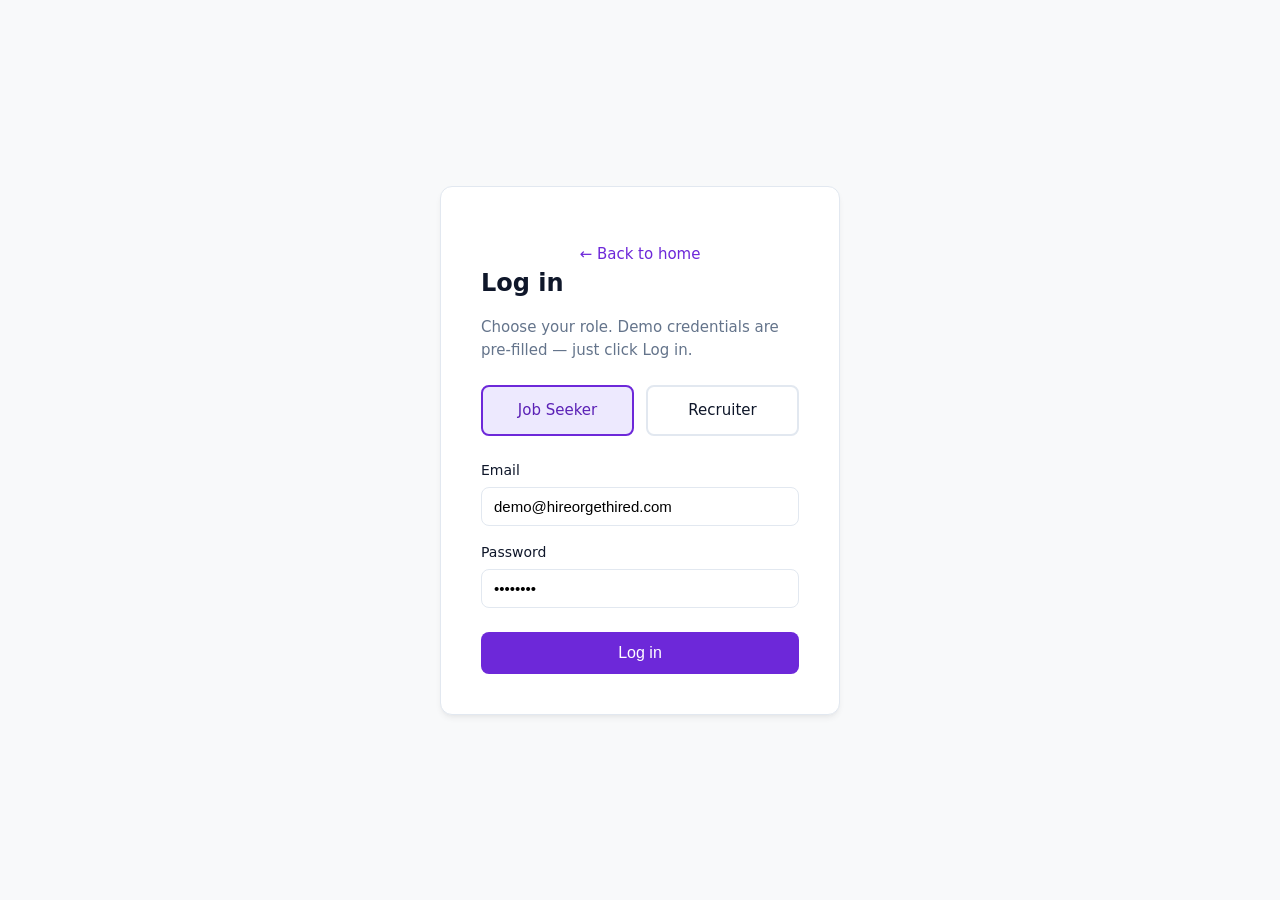
<file: app/login.html>
<!DOCTYPE html>
<html lang="en">
<head>
  <meta charset="UTF-8">
  <meta name="viewport" content="width=device-width, initial-scale=1">
  <title>Log in — HireOrGetHired</title>
  <link rel="stylesheet" href="css/styles.css">
</head>
<body>
  <div class="login-page">
    <div class="login-box">
      <a href="index.html" class="back">← Back to home</a>
      <h1>Log in</h1>
      <p class="sub">Choose your role. Demo credentials are pre-filled — just click Log in.</p>

      <form id="login-form" action="#" method="get">
        <div class="login-role">
          <input type="radio" name="role" id="role-seeker" value="jobseeker" checked>
          <label for="role-seeker">Job Seeker</label>
          <input type="radio" name="role" id="role-recruiter" value="recruiter">
          <label for="role-recruiter">Recruiter</label>
        </div>

        <div class="form-group">
          <label for="email">Email</label>
          <input type="email" id="email" name="email" value="demo@hireorgethired.com" required>
        </div>
        <div class="form-group">
          <label for="password">Password</label>
          <input type="password" id="password" name="password" value="demo1234" required>
        </div>

        <button type="submit">Log in</button>
      </form>
    </div>
  </div>

  <script src="js/app.js"></script>
  <script>
    document.getElementById('login-form').addEventListener('submit', function(e) {
      e.preventDefault();
      var role = document.querySelector('input[name="role"]:checked').value;
      if (role === 'recruiter') {
        window.location.href = 'recruiter.html';
      } else {
        window.location.href = 'jobseeker.html';
      }
    });
  </script>
</body>
</html>
</file>
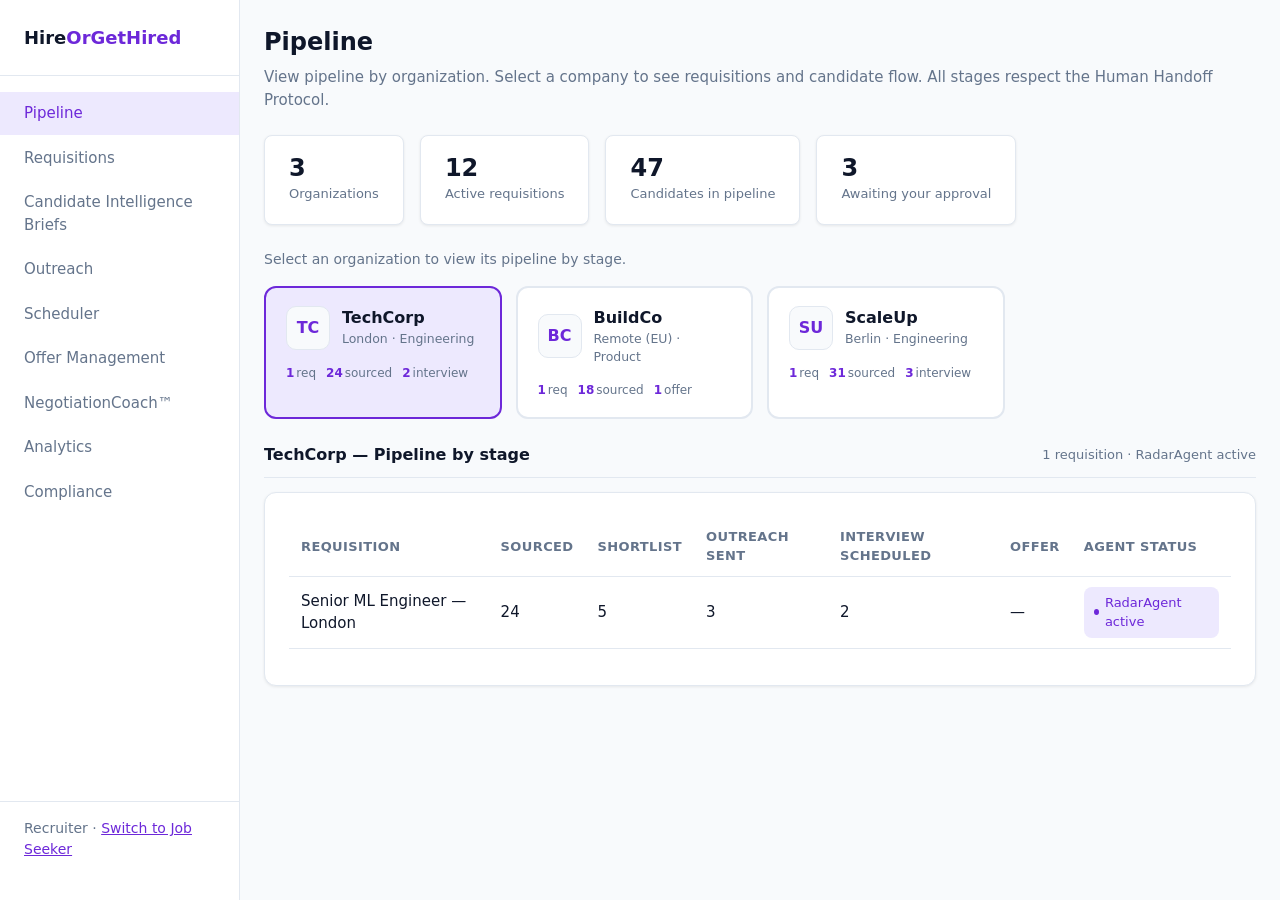
<file: app/recruiter.html>
<!DOCTYPE html>
<html lang="en">
<head>
  <meta charset="UTF-8">
  <meta name="viewport" content="width=device-width, initial-scale=1">
  <title>TalentAgent™ — HireOrGetHired</title>
  <link rel="stylesheet" href="css/styles.css">
  <style>

    /* Fallback when css/styles.css fails to load (e.g. file://) */
    :root {
      --accent: #6d28d9;
      --accent-subtle: #ede9fe;
      --bg: #f8fafc;
      --bg-card: #ffffff;
      --border: #e2e8f0;
      --text: #0f172a;
      --text-muted: #64748b;
      --text-muted-2: #94a3b8;
      --radius: 8px;
      --radius-lg: 12px;
      --shadow: 0 1px 3px rgba(0,0,0,.08);
      --shadow-md: 0 4px 12px rgba(0,0,0,.1);
    }
    .panel { display: none; }
    .panel.active { display: block; }
    .app-shell { display: flex; min-height: 100vh; }
    .app-main { flex: 1; overflow: auto; padding: 24px; }
    .app-header { margin-bottom: 24px; }
    .app-header h1 { font-size: 1.5rem; font-weight: 700; margin: 0 0 6px; }
    .app-header p { font-size: .9375rem; color: #64748b; margin: 0; }
    .app-sidebar { width: 240px; background: var(--bg-card); border-right: 1px solid var(--border); min-height: 100vh; padding: 24px 0; flex-shrink: 0; }
    .app-sidebar .logo { font-size: 1.125rem; font-weight: 700; padding: 0 24px 24px; border-bottom: 1px solid var(--border); margin-bottom: 16px; }
    .app-sidebar .logo span { color: var(--accent); }
    .app-sidebar nav { display: flex; flex-direction: column; gap: 2px; }
    .app-sidebar nav a { display: block; padding: 10px 24px; border-radius: 0; color: var(--text-muted); font-size: .9375rem; text-decoration: none; }
    .app-sidebar nav a:hover { color: var(--text); background: var(--bg); }
    .app-sidebar nav a.active { color: var(--accent); background: var(--accent-subtle); font-weight: 500; }
    .app-sidebar .user { margin-top: auto; padding: 16px 24px; border-top: 1px solid var(--border); font-size: .875rem; color: var(--text-muted); }
    .app-sidebar .user a { color: var(--accent); }
    .mt-2 { margin-top: 12px; }
    .muted { color: #64748b; }
    .text-muted { color: #64748b; }
    .badge-amber { background: #fef3c7; color: #92400e; }
    .badge-blue { background: #dbeafe; color: #1d4ed8; }
    .badge-green { background: #dcfce7; color: #166534; }
    .stats-row { display: flex; gap: 16px; flex-wrap: wrap; margin-bottom: 24px; }
    .stat-card { background: var(--bg-card); border: 1px solid var(--border); border-radius: var(--radius); padding: 20px 24px; min-width: 120px; }
    .stat-card .value { font-size: 1.5rem; font-weight: 700; color: var(--text); line-height: 1; margin-bottom: 4px; }
    .stat-card .label { font-size: .8125rem; color: var(--text-muted); }
    .card { background: var(--bg-card); border: 1px solid var(--border); border-radius: var(--radius-lg); padding: 24px; margin-bottom: 24px; }
    .card h2 { font-size: 1.125rem; font-weight: 600; margin: 0 0 16px; }
    .card p { margin: 0 0 12px; }
    .brief-block { margin-top: 12px; padding: 12px; background: var(--bg); border-radius: var(--radius); }
    .brief-block strong { color: var(--text); }
    .table-wrap { overflow-x: auto; margin-bottom: 12px; }
    .table-wrap table { width: 100%; border-collapse: collapse; }
    .table-wrap th, .table-wrap td { padding: 10px 12px; text-align: left; border-bottom: 1px solid var(--border); }
    .btn { padding: 8px 16px; border-radius: var(--radius); font-size: .875rem; cursor: pointer; border: 1px solid var(--border); background: var(--bg-card); }
    .btn-primary { background: var(--accent); color: #fff; border-color: var(--accent); }
    .badge { font-size: .75rem; padding: 2px 8px; border-radius: 4px; }
    .agent-status { font-size: .8125rem; color: var(--accent); }
    .nego-columns { display: flex; gap: 20px; flex-wrap: wrap; }
    .nego-panel { flex: 1; min-width: 240px; background: var(--bg); border: 1px solid var(--border); border-radius: 10px; padding: 16px 18px; }
    .nego-panel h4 { margin: 0 0 12px; font-size: .9375rem; }
    .nego-panel ul { margin: 0; padding-left: 18px; font-size: .8125rem; color: var(--text-muted); line-height: 1.7; }

    /* ══ Recruiter — Organizations (top-level) ══ */
    .org-cards { display:grid; grid-template-columns:repeat(auto-fill, minmax(220px, 1fr)); gap:14px; margin-bottom:24px; }
    .org-card { border:2px solid var(--border); border-radius:var(--radius-lg); padding:18px 20px; cursor:pointer; transition:.15s; background:var(--bg-card); display:flex; flex-direction:column; gap:10px; }
    .org-card:hover { border-color:var(--accent); box-shadow:var(--shadow); }
    .org-card.active { border-color:var(--accent); background:var(--accent-subtle); }
    .org-card-top { display:flex; align-items:center; gap:12px; }
    .org-card-logo { width:44px; height:44px; border-radius:10px; background:var(--bg); border:1px solid var(--border); display:flex; align-items:center; justify-content:center; font-size:1rem; font-weight:800; color:var(--accent); flex-shrink:0; }
    .org-card-name { font-size:1rem; font-weight:700; color:var(--text); }
    .org-card-meta { font-size:.78rem; color:var(--text-muted); }
    .org-card-stats { display:flex; flex-wrap:wrap; gap:10px; margin-top:4px; }
    .ocs { font-size:.75rem; }
    .ocs-num { font-weight:800; color:var(--accent); }
    .ocs-lbl { color:var(--text-muted); margin-left:2px; }
    .org-detail { display:none; margin-top:4px; margin-bottom:24px; }
    .org-detail.open { display:block; }
    .org-detail-header { display:flex; align-items:center; justify-content:space-between; margin-bottom:14px; padding-bottom:10px; border-bottom:1px solid var(--border); }
    .org-detail-title { font-size:1rem; font-weight:700; color:var(--text); }
    .org-detail-sub { font-size:.8125rem; color:var(--text-muted); }
    .org-pipeline-table { margin-top:0; }
    .org-req-group { margin-bottom:28px; }
    .org-req-group:last-child { margin-bottom:0; }
    .org-req-header { display:flex; align-items:center; gap:14px; margin-bottom:14px; padding:14px 18px; background:var(--bg); border-radius:var(--radius-lg); border:1px solid var(--border); }
    .org-req-logo { width:40px; height:40px; border-radius:8px; background:var(--bg-card); border:1px solid var(--border); display:flex; align-items:center; justify-content:center; font-weight:800; font-size:.9rem; color:var(--accent); }
    .org-req-info { flex:1; }
    .org-req-org-name { font-size:1rem; font-weight:700; margin-bottom:2px; }
    .org-req-org-meta { font-size:.78rem; color:var(--text-muted); }
    .org-req-summary { display:flex; gap:16px; flex-wrap:wrap; font-size:.8125rem; }
    .org-req-summary span { color:var(--text-muted); }
    .org-req-summary strong { color:var(--text); }
    .org-req-cards { display:flex; flex-direction:column; gap:14px; }

    /* ══ Recruiter — Requisitions ══ */
    .req-action-bar { display:flex; align-items:center; justify-content:space-between; margin-bottom:20px; flex-wrap:wrap; gap:12px; }
    .req-filter-chips { display:flex; gap:6px; flex-wrap:wrap; }
    .rfc { padding:5px 12px; border-radius:999px; border:1px solid var(--border); background:var(--bg-card); font-size:.8125rem; cursor:pointer; color:var(--text-muted); transition:.15s; }
    .rfc:hover { border-color:var(--accent); color:var(--accent); }
    .rfc.active { background:var(--accent); color:#fff; border-color:var(--accent); }
    .req-cards { display:flex; flex-direction:column; gap:14px; }
    .req-card { border:1px solid var(--border); border-radius:var(--radius-lg); background:var(--bg-card); overflow:hidden; box-shadow:var(--shadow); transition:box-shadow .15s; }
    .req-card:hover { box-shadow:var(--shadow-md); }
    .req-card-main { padding:20px 22px; }
    .req-card-header { display:flex; align-items:flex-start; justify-content:space-between; margin-bottom:16px; gap:12px; }
    .rch-left { flex:1; }
    .req-card-title { font-size:1.0625rem; font-weight:700; margin-bottom:4px; }
    .req-card-meta { font-size:.8125rem; color:var(--text-muted); display:flex; align-items:center; gap:8px; flex-wrap:wrap; }
    .rch-right { text-align:right; flex-shrink:0; }
    .req-comp-band { font-size:.875rem; font-weight:700; color:var(--text); margin-bottom:4px; }
    .req-open-days { font-size:.8125rem; color:var(--text-muted); }
    /* Health score dims */
    .req-health { margin-bottom:16px; }
    .rh-header { display:flex; align-items:center; justify-content:space-between; margin-bottom:8px; }
    .rh-title { font-size:.78rem; font-weight:700; text-transform:uppercase; letter-spacing:.06em; color:var(--text-muted); }
    .rh-overall { font-size:.8125rem; font-weight:700; }
    .rh-dims { display:grid; grid-template-columns:repeat(4,1fr); gap:10px; }
    .rh-dim-name { font-size:.72rem; color:var(--text-muted); margin-bottom:4px; }
    .rh-dim-track { height:6px; background:var(--bg); border-radius:3px; overflow:hidden; margin-bottom:3px; }
    .rh-dim-fill { height:100%; border-radius:3px; }
    .rhf-good{background:#16a34a} .rhf-med{background:#f59e0b} .rhf-low{background:#dc2626}
    .rh-dim-val { font-size:.72rem; font-weight:700; }
    /* Pipeline mini-progress */
    .req-pipeline { display:flex; align-items:flex-end; gap:3px; margin-bottom:16px; }
    .rp-stage { flex:1; }
    .rp-bar { height:7px; border-radius:3px; margin-bottom:4px; }
    .rps-active{background:var(--accent)} .rps-filled{background:#ddd6fe} .rps-empty{background:var(--border)}
    .rp-label { font-size:.65rem; color:var(--text-muted); text-align:center; white-space:nowrap; overflow:hidden; text-overflow:ellipsis; }
    .rp-count { font-size:.8125rem; font-weight:700; color:var(--text); text-align:center; }
    /* Req card footer */
    .req-card-footer { display:flex; align-items:center; justify-content:space-between; padding:10px 22px; background:var(--bg); border-top:1px solid var(--border); gap:10px; flex-wrap:wrap; }
    .rcf-left { display:flex; align-items:center; gap:8px; }
    .rcf-right { display:flex; gap:8px; flex-wrap:wrap; }
    .rcf-right .btn { font-size:.8125rem; padding:6px 14px; }
    /* Req expandable detail */
    .req-detail { display:none; padding:20px 22px; background:var(--bg); border-top:1px solid var(--border); }
    .req-detail.open { display:block; }
    .req-detail-grid { display:grid; grid-template-columns:1fr 1fr; gap:20px; }
    @media(max-width:700px){ .req-detail-grid { grid-template-columns:1fr; } }
    .rdg-section h5 { font-size:.75rem; font-weight:700; text-transform:uppercase; letter-spacing:.06em; color:var(--text-muted); margin:0 0 10px; }
    .skill-tag-row { display:flex; gap:6px; flex-wrap:wrap; margin-bottom:12px; }
    .skill-tag { padding:4px 10px; border-radius:4px; font-size:.78rem; border:1px solid var(--border); background:var(--bg-card); }
    .skill-tag.required { border-color:rgba(109,40,217,.3); background:var(--accent-subtle); color:var(--accent); }
    .skill-tag.preferred { color:var(--text-muted); }
    /* Comp track in detail */
    .rct-wrap { position:relative; padding:24px 0 20px; margin-bottom:6px; }
    .rct-track { height:8px; background:var(--border); border-radius:4px; position:relative; overflow:visible; }
    .rct-fill { position:absolute; top:0; left:0; height:100%; border-radius:4px; background:linear-gradient(to right,#ddd6fe,var(--accent)); }
    .rct-marker { position:absolute; top:50%; transform:translate(-50%,-50%); display:flex; flex-direction:column; align-items:center; }
    .rct-dot { width:13px; height:13px; border-radius:50%; border:2px solid #fff; box-shadow:0 1px 3px rgba(0,0,0,.12); }
    .rct-top { position:absolute; bottom:14px; font-size:.68rem; font-weight:600; white-space:nowrap; color:var(--text-muted); }
    .rct-bot { position:absolute; top:14px; font-size:.78rem; font-weight:700; white-space:nowrap; }
    .rct-our .rct-dot{background:#6d28d9} .rct-our .rct-bot{color:#6d28d9}
    .rct-med .rct-dot{background:#f59e0b} .rct-med .rct-bot{color:#b45309}
    .rct-top75 .rct-dot{background:#16a34a} .rct-top75 .rct-bot{color:#15803d}
    /* Supply stats */
    .supply-stats { display:flex; gap:10px; flex-wrap:wrap; }
    .supply-stat { padding:10px 14px; background:var(--bg-card); border:1px solid var(--border); border-radius:var(--radius); }
    .ss-num { font-size:1.125rem; font-weight:800; color:var(--accent); line-height:1; margin-bottom:2px; }
    .ss-lbl { font-size:.72rem; color:var(--text-muted); }
    .rec-list { margin:0; padding-left:16px; font-size:.8125rem; color:var(--text-muted); line-height:1.65; }
    .req-flag { display:flex; align-items:flex-start; gap:8px; padding:8px 12px; border-radius:var(--radius); margin-bottom:6px; font-size:.8125rem; line-height:1.45; }
    .req-flag.warn { background:#fef3c7; border:1px solid #fde68a; }
    .req-flag.good { background:#dcfce7; border:1px solid #86efac; }

    /* ══ Recruiter — Candidate Intelligence Briefs ══ */
    .cand-selector-grid { display:grid; grid-template-columns:repeat(3,1fr); gap:12px; margin-bottom:24px; }
    @media(max-width:680px){ .cand-selector-grid { grid-template-columns:1fr; } }
    .cand-sel-card { padding:14px 16px; border:2px solid var(--border); border-radius:var(--radius-lg); cursor:pointer; transition:.15s; background:var(--bg-card); }
    .cand-sel-card:hover { border-color:var(--accent); }
    .cand-sel-card.active { border-color:var(--accent); background:var(--accent-subtle); }
    .csc-top { display:flex; align-items:center; gap:10px; margin-bottom:8px; }
    .cand-avatar { width:36px; height:36px; border-radius:50%; display:flex; align-items:center; justify-content:center; font-weight:700; font-size:.875rem; color:#fff; flex-shrink:0; }
    .csc-name { font-size:.9375rem; font-weight:600; display:block; }
    .csc-role { font-size:.78rem; color:var(--text-muted); }
    .csc-bottom { display:flex; align-items:center; justify-content:space-between; margin-top:8px; }
    .csc-fit { font-size:.8125rem; font-weight:700; color:var(--accent); }
    .csc-status { font-size:.7rem; padding:2px 7px; border-radius:4px; font-weight:600; }
    .csc-status.ready { background:#dcfce7; color:#166534; }
    .csc-status.gen { background:#fef3c7; color:#92400e; }
    /* Brief views */
    .brief-view { display:none; }
    .brief-view.active { display:block; }
    /* Brief cover */
    .cand-brief-cover { border:1px solid var(--border); border-radius:var(--radius-lg); overflow:hidden; margin-bottom:20px; box-shadow:var(--shadow-md); }
    .cbc-header { background:var(--accent); padding:22px 26px; color:#fff; display:flex; align-items:flex-start; justify-content:space-between; gap:16px; }
    .cbc-left { display:flex; align-items:center; gap:16px; }
    .cbc-avatar { width:54px; height:54px; border-radius:50%; background:rgba(255,255,255,.2); display:flex; align-items:center; justify-content:center; font-weight:800; font-size:1.125rem; color:#fff; flex-shrink:0; border:2px solid rgba(255,255,255,.3); }
    .cbc-name { font-size:1.25rem; font-weight:700; margin-bottom:3px; }
    .cbc-role { font-size:.9rem; opacity:.85; }
    .cbc-exp { font-size:.8125rem; opacity:.75; margin-top:3px; }
    .cbc-right { text-align:right; flex-shrink:0; }
    .cbc-int-label { font-size:.68rem; opacity:.65; text-transform:uppercase; letter-spacing:.07em; margin-bottom:4px; }
    .cbc-int-date { font-size:1rem; font-weight:700; }
    .cbc-int-sub { font-size:.75rem; opacity:.75; margin-top:2px; }
    .cbc-meta-strip { background:rgba(255,255,255,.1); display:flex; }
    .cbc-mc { flex:1; padding:10px 18px; border-right:1px solid rgba(255,255,255,.12); }
    .cbc-mc:last-child { border-right:none; }
    .cbc-mc-label { font-size:.68rem; opacity:.65; text-transform:uppercase; letter-spacing:.06em; margin-bottom:2px; }
    .cbc-mc-val { font-size:.875rem; font-weight:500; }
    .conf-row { display:flex; align-items:center; gap:6px; }
    .conf-track { flex:1; height:5px; background:rgba(255,255,255,.25); border-radius:3px; }
    .conf-fill { height:100%; border-radius:3px; background:rgba(255,255,255,.9); }
    .conf-pct { font-size:.78rem; font-weight:700; }
    /* Brief tabs */
    .brief-tabs-rec { display:flex; gap:0; border-bottom:2px solid var(--border); margin-bottom:20px; overflow-x:auto; }
    .btr { padding:10px 16px; font-size:.875rem; font-weight:500; cursor:pointer; color:var(--text-muted); border-bottom:2px solid transparent; margin-bottom:-2px; white-space:nowrap; transition:.15s; background:none; border-top:none; border-left:none; border-right:none; }
    .btr:hover { color:var(--text); }
    .btr.active { color:var(--accent); border-bottom-color:var(--accent); font-weight:600; }
    .btc { display:none; }
    .btc.active { display:block; }
    /* Career timeline */
    .cand-timeline { display:flex; flex-direction:column; }
    .ct-row { display:grid; grid-template-columns:90px 1fr; }
    .ct-left { display:flex; flex-direction:column; align-items:center; padding-right:16px; }
    .ct-year { font-size:.72rem; font-weight:700; color:var(--text-muted); margin-bottom:6px; white-space:nowrap; text-align:center; }
    .ct-dot { width:10px; height:10px; border-radius:50%; background:var(--accent); flex-shrink:0; }
    .ct-row.past .ct-dot { background:var(--text-muted-2); }
    .ct-line { flex:1; width:2px; background:var(--border); margin:2px auto 0; }
    .ct-row:last-child .ct-line { display:none; }
    .ct-body { padding:0 0 18px; }
    .ct-role { font-size:.9375rem; font-weight:600; margin-bottom:2px; }
    .ct-company { font-size:.8125rem; color:var(--text-muted); margin-bottom:6px; }
    .ct-signals { display:flex; gap:6px; flex-wrap:wrap; margin-top:6px; }
    .ct-signal { display:inline-flex; align-items:center; gap:4px; padding:2px 8px; border-radius:4px; font-size:.72rem; font-weight:500; }
    .cts-pub { background:var(--accent-subtle); color:var(--accent); }
    .cts-stat { background:#dcfce7; color:#166534; }
    .cts-note { background:var(--bg); border:1px solid var(--border); color:var(--text-muted); }
    /* Skill evidence */
    .skill-evidence-list { display:flex; flex-direction:column; gap:10px; }
    .se-card { border:1px solid var(--border); border-radius:var(--radius); padding:14px 16px; background:var(--bg-card); }
    .se-top { display:flex; align-items:center; justify-content:space-between; margin-bottom:8px; }
    .se-skill-name { font-size:.9375rem; font-weight:600; }
    .se-strength { display:flex; align-items:center; gap:8px; }
    .se-bar-track { width:70px; height:6px; background:var(--border); border-radius:3px; overflow:hidden; }
    .se-bar-fill { height:100%; border-radius:3px; }
    .seb-strong{background:var(--accent)} .seb-med{background:#f59e0b} .seb-low{background:#dc2626}
    .se-strength-label { font-size:.75rem; font-weight:600; }
    .se-evidence { font-size:.8125rem; color:var(--text-muted); line-height:1.5; margin-bottom:6px; }
    .se-sources { display:flex; gap:6px; flex-wrap:wrap; }
    .se-src { padding:2px 8px; border-radius:4px; font-size:.72rem; background:var(--bg); border:1px solid var(--border); color:var(--text-muted); }
    /* Conversation guide */
    .conv-section { margin-bottom:20px; }
    .conv-section-label { font-size:.75rem; font-weight:700; text-transform:uppercase; letter-spacing:.06em; color:var(--accent); margin-bottom:10px; }
    .conv-q { display:flex; align-items:flex-start; gap:10px; padding:12px 14px; background:var(--bg); border-radius:var(--radius); margin-bottom:8px; border:1px solid var(--border); }
    .conv-q-num { width:22px; height:22px; border-radius:50%; background:var(--accent); color:#fff; font-size:.75rem; font-weight:700; display:flex; align-items:center; justify-content:center; flex-shrink:0; margin-top:1px; }
    .conv-q-body strong { display:block; font-size:.875rem; margin-bottom:3px; }
    .conv-q-body span { font-size:.8125rem; color:var(--text-muted); line-height:1.45; }
    .listen-for { padding:12px 16px; background:var(--accent-subtle); border-radius:var(--radius); border-left:3px solid var(--accent); font-size:.875rem; margin-bottom:8px; }
    .listen-for strong { display:block; color:var(--accent); margin-bottom:4px; font-size:.78rem; text-transform:uppercase; letter-spacing:.05em; }
    .redflag-item { display:flex; align-items:flex-start; gap:8px; padding:10px 14px; background:#fee2e2; border:1px solid #fca5a5; border-radius:var(--radius); margin-bottom:6px; font-size:.8125rem; line-height:1.45; }
    /* Verification flags */
    .verif-flag { display:flex; align-items:flex-start; gap:12px; padding:12px 16px; border-radius:var(--radius); margin-bottom:8px; }
    .verif-flag.warn { background:#fef3c7; border:1px solid #fde68a; }
    .verif-flag.ok { background:#dcfce7; border:1px solid #86efac; }
    .verif-flag.critical { background:#fee2e2; border:1px solid #fca5a5; }
    .vf-sev { font-size:.68rem; font-weight:700; text-transform:uppercase; padding:2px 6px; border-radius:3px; flex-shrink:0; margin-top:2px; }
    .vf-sev.warn{background:#f59e0b;color:#fff} .vf-sev.ok{background:#16a34a;color:#fff} .vf-sev.critical{background:#dc2626;color:#fff}
    .vf-body strong { display:block; font-size:.875rem; margin-bottom:3px; }
    .vf-body span { font-size:.8125rem; color:var(--text-muted); line-height:1.45; }
    /* Motivation signals */
    .motiv-grid { display:grid; grid-template-columns:1fr 1fr; gap:10px; }
    @media(max-width:600px){ .motiv-grid { grid-template-columns:1fr; } }
    .motiv-card { padding:14px 16px; background:var(--bg); border:1px solid var(--border); border-radius:var(--radius); }
    .motiv-card h5 { font-size:.72rem; font-weight:700; text-transform:uppercase; letter-spacing:.06em; color:var(--text-muted); margin:0 0 8px; }
    .motiv-signal-label { font-size:.875rem; font-weight:600; margin-bottom:6px; }
    .motiv-track { height:6px; background:var(--border); border-radius:3px; overflow:hidden; margin-bottom:4px; }
    .motiv-fill { height:100%; border-radius:3px; background:var(--accent); }
    .motiv-evidence { font-size:.78rem; color:var(--text-muted); line-height:1.45; }
    /* Debrief area */
    .debrief-area { border:1px dashed var(--border); border-radius:var(--radius-lg); padding:18px; margin-top:20px; background:var(--bg); }
    .debrief-area h5 { margin:0 0 10px; font-size:.9375rem; }
    .debrief-area textarea { width:100%; min-height:80px; padding:10px 12px; border:1px solid var(--border); border-radius:var(--radius); font-family:inherit; font-size:.875rem; resize:vertical; box-sizing:border-box; margin-bottom:10px; }
    .debrief-area textarea:focus { outline:none; border-color:var(--accent); }

    /* ══ Briefs — Org → Position → Candidate hierarchy ══ */
    .brief-layout { display:grid; grid-template-columns:320px 1fr; gap:24px; min-height:420px; }
    @media(max-width:900px){ .brief-layout { grid-template-columns:1fr; } }
    .brief-nav { border:1px solid var(--border); border-radius:var(--radius-lg); background:var(--bg-card); overflow:hidden; }
    .brief-nav-section { padding:14px 16px; border-bottom:1px solid var(--border); }
    .brief-nav-section:last-child { border-bottom:none; }
    .brief-nav-title { font-size:.72rem; font-weight:700; text-transform:uppercase; letter-spacing:.06em; color:var(--text-muted); margin-bottom:10px; }
    .brief-pos-list { display:flex; flex-direction:column; gap:4px; }
    .brief-pos-item { padding:10px 14px; border-radius:var(--radius); cursor:pointer; transition:.15s; font-size:.875rem; display:flex; align-items:center; justify-content:space-between; gap:8px; }
    .brief-pos-item:hover { background:var(--bg); }
    .brief-pos-item.active { background:var(--accent-subtle); color:var(--accent); font-weight:600; }
    .brief-pos-name { flex:1; }
    .brief-pos-count { font-size:.75rem; color:var(--text-muted); font-weight:normal; }
    .brief-cand-list { display:flex; flex-direction:column; gap:6px; max-height:320px; overflow-y:auto; }
    .brief-cand-row { display:flex; align-items:center; gap:12px; padding:12px 14px; border:1px solid var(--border); border-radius:var(--radius); background:var(--bg-card); cursor:pointer; transition:.15s; flex-wrap:wrap; }
    .brief-cand-row:hover { border-color:var(--accent); background:var(--accent-subtle); }
    .brief-cand-row.selected { border-color:var(--accent); background:var(--accent-subtle); box-shadow:0 0 0 2px rgba(109,40,217,.2); }
    .brief-cand-row.rejected { opacity:.6; }
    .brief-cand-row.shortlisted { border-color:#16a34a; background:#f0fdf4; }
    .bcr-avatar { width:36px; height:36px; border-radius:50%; display:flex; align-items:center; justify-content:center; font-weight:700; font-size:.8125rem; color:#fff; flex-shrink:0; }
    .bcr-main { flex:1; min-width:0; }
    .bcr-name { font-size:.9375rem; font-weight:600; display:block; }
    .bcr-meta { font-size:.75rem; color:var(--text-muted); margin-top:2px; }
    .bcr-badges { display:flex; align-items:center; gap:8px; flex-wrap:wrap; }
    .cand-source-badge { font-size:.7rem; font-weight:700; text-transform:uppercase; letter-spacing:.04em; padding:3px 8px; border-radius:4px; }
    .cand-source-badge.applied { background:#dbeafe; color:#1d4ed8; }
    .cand-source-badge.agent { background:var(--accent-subtle); color:var(--accent); }
    .bcr-match { font-size:.8125rem; font-weight:700; color:var(--accent); }
    .bcr-actions { display:flex; align-items:center; gap:6px; flex-shrink:0; }
    .bcr-actions .btn { font-size:.75rem; padding:5px 10px; }
    .bcr-actions .btn-shortlist { color:#15803d; border-color:#86efac; }
    .bcr-actions .btn-shortlist:hover { background:#dcfce7; }
    .bcr-actions .btn-reject { color:#dc2626; border-color:#fca5a5; }
    .bcr-actions .btn-reject:hover { background:#fee2e2; }
    .brief-detail-pane { border:1px solid var(--border); border-radius:var(--radius-lg); background:var(--bg-card); overflow:hidden; min-height:360px; }
    .brief-detail-pane.empty { display:flex; align-items:center; justify-content:center; color:var(--text-muted); font-size:.9375rem; padding:40px; text-align:center; }
    /* Outreach / Scheduler / Offers: org → position → actions */
    .pos-group { margin-bottom: 28px; }
    .pos-group:last-child { margin-bottom: 0; }
    .pos-header { display: flex; align-items: center; gap: 14px; margin-bottom: 14px; padding: 14px 18px; background: var(--bg); border-radius: var(--radius-lg); border: 1px solid var(--border); }
    .pos-header-logo { width: 40px; height: 40px; border-radius: 8px; background: var(--bg-card); border: 1px solid var(--border); display: flex; align-items: center; justify-content: center; font-weight: 800; font-size: .9rem; color: var(--accent); }
    .pos-header-title { font-size: 1rem; font-weight: 700; color: var(--text); }
    .pos-header-meta { font-size: .8125rem; color: var(--text-muted); }
    .outreach-draft-list { display: flex; flex-direction: column; gap: 14px; }
    .outreach-draft-item { padding: 14px 18px; background: var(--bg-card); border: 1px solid var(--border); border-radius: var(--radius); }
    .outreach-draft-item strong { display: block; margin-bottom: 6px; }
    .outreach-draft-actions { margin-top: 12px; display: flex; gap: 8px; flex-wrap: wrap; }
  </style>
</head>
<body>
  <div class="app-shell">
    <aside class="app-sidebar">
      <div class="logo"><a href="index.html" style="text-decoration: none; color: inherit;">Hire<span>OrGetHired</span></a></div>
      <nav>
        <a href="#pipeline" class="nav-link active" data-panel="pipeline">Pipeline</a>
        <a href="#requisitions" class="nav-link" data-panel="requisitions">Requisitions</a>
        <a href="#briefs" class="nav-link" data-panel="briefs">Candidate Intelligence Briefs</a>
        <a href="#outreach" class="nav-link" data-panel="outreach">Outreach</a>
        <a href="#scheduler" class="nav-link" data-panel="scheduler">Scheduler</a>
        <a href="#offers" class="nav-link" data-panel="offers">Offer Management</a>
        <a href="#negotiation" class="nav-link" data-panel="negotiation">NegotiationCoach™</a>
        <a href="#analytics" class="nav-link" data-panel="analytics">Analytics</a>
        <a href="#compliance" class="nav-link" data-panel="compliance">Compliance</a>
      </nav>
      <div class="user">Recruiter · <a href="login.html">Switch to Job Seeker</a></div>
    </aside>

    <main class="app-main">
      <!-- Pipeline -->
      <div id="panel-pipeline" class="panel active">
        <div class="app-header">
          <h1>Pipeline</h1>
          <p>View pipeline by organization. Select a company to see requisitions and candidate flow. All stages respect the Human Handoff Protocol.</p>
        </div>
        <div class="stats-row">
          <div class="stat-card"><div class="value">3</div><div class="label">Organizations</div></div>
          <div class="stat-card"><div class="value">12</div><div class="label">Active requisitions</div></div>
          <div class="stat-card"><div class="value">47</div><div class="label">Candidates in pipeline</div></div>
          <div class="stat-card"><div class="value">3</div><div class="label">Awaiting your approval</div></div>
        </div>

        <p class="text-muted" style="margin-bottom:16px;font-size:.875rem">Select an organization to view its pipeline by stage.</p>
        <div class="org-cards" id="pipeline-org-cards">
          <div class="org-card active" onclick="selectPipelineOrg('techcorp')" id="pipeline-org-techcorp">
            <div class="org-card-top">
              <div class="org-card-logo">TC</div>
              <div>
                <div class="org-card-name">TechCorp</div>
                <div class="org-card-meta">London · Engineering</div>
              </div>
            </div>
            <div class="org-card-stats">
              <span class="ocs"><span class="ocs-num">1</span><span class="ocs-lbl">req</span></span>
              <span class="ocs"><span class="ocs-num">24</span><span class="ocs-lbl">sourced</span></span>
              <span class="ocs"><span class="ocs-num">2</span><span class="ocs-lbl">interview</span></span>
            </div>
          </div>
          <div class="org-card" onclick="selectPipelineOrg('buildco')" id="pipeline-org-buildco">
            <div class="org-card-top">
              <div class="org-card-logo">BC</div>
              <div>
                <div class="org-card-name">BuildCo</div>
                <div class="org-card-meta">Remote (EU) · Product</div>
              </div>
            </div>
            <div class="org-card-stats">
              <span class="ocs"><span class="ocs-num">1</span><span class="ocs-lbl">req</span></span>
              <span class="ocs"><span class="ocs-num">18</span><span class="ocs-lbl">sourced</span></span>
              <span class="ocs"><span class="ocs-num">1</span><span class="ocs-lbl">offer</span></span>
            </div>
          </div>
          <div class="org-card" onclick="selectPipelineOrg('scaleup')" id="pipeline-org-scaleup">
            <div class="org-card-top">
              <div class="org-card-logo">SU</div>
              <div>
                <div class="org-card-name">ScaleUp</div>
                <div class="org-card-meta">Berlin · Engineering</div>
              </div>
            </div>
            <div class="org-card-stats">
              <span class="ocs"><span class="ocs-num">1</span><span class="ocs-lbl">req</span></span>
              <span class="ocs"><span class="ocs-num">31</span><span class="ocs-lbl">sourced</span></span>
              <span class="ocs"><span class="ocs-num">3</span><span class="ocs-lbl">interview</span></span>
            </div>
          </div>
        </div>

        <!-- Pipeline detail: TechCorp -->
        <div class="org-detail open" id="pipeline-detail-techcorp">
          <div class="org-detail-header">
            <span class="org-detail-title">TechCorp — Pipeline by stage</span>
            <span class="org-detail-sub">1 requisition · RadarAgent active</span>
          </div>
          <div class="card org-pipeline-table">
            <div class="table-wrap">
              <table>
                <thead><tr><th>Requisition</th><th>Sourced</th><th>Shortlist</th><th>Outreach sent</th><th>Interview scheduled</th><th>Offer</th><th>Agent status</th></tr></thead>
                <tbody>
                  <tr>
                    <td>Senior ML Engineer — London</td>
                    <td>24</td>
                    <td>5</td>
                    <td>3</td>
                    <td>2</td>
                    <td>—</td>
                    <td><span class="agent-status">RadarAgent active</span></td>
                  </tr>
                </tbody>
              </table>
            </div>
          </div>
        </div>

        <!-- Pipeline detail: BuildCo -->
        <div class="org-detail" id="pipeline-detail-buildco">
          <div class="org-detail-header">
            <span class="org-detail-title">BuildCo — Pipeline by stage</span>
            <span class="org-detail-sub">1 requisition · Your approval: shortlist</span>
          </div>
          <div class="card org-pipeline-table">
            <div class="table-wrap">
              <table>
                <thead><tr><th>Requisition</th><th>Sourced</th><th>Shortlist</th><th>Outreach sent</th><th>Interview scheduled</th><th>Offer</th><th>Agent status</th></tr></thead>
                <tbody>
                  <tr>
                    <td>Product Manager — Remote</td>
                    <td>18</td>
                    <td>4</td>
                    <td>4</td>
                    <td>1</td>
                    <td>1</td>
                    <td><span class="badge badge-amber">Your approval: shortlist</span></td>
                  </tr>
                </tbody>
              </table>
            </div>
          </div>
        </div>

        <!-- Pipeline detail: ScaleUp -->
        <div class="org-detail" id="pipeline-detail-scaleup">
          <div class="org-detail-header">
            <span class="org-detail-title">ScaleUp — Pipeline by stage</span>
            <span class="org-detail-sub">1 requisition · SchedulerAgent active</span>
          </div>
          <div class="card org-pipeline-table">
            <div class="table-wrap">
              <table>
                <thead><tr><th>Requisition</th><th>Sourced</th><th>Shortlist</th><th>Outreach sent</th><th>Interview scheduled</th><th>Offer</th><th>Agent status</th></tr></thead>
                <tbody>
                  <tr>
                    <td>Frontend Engineer — Berlin</td>
                    <td>31</td>
                    <td>6</td>
                    <td>5</td>
                    <td>3</td>
                    <td>—</td>
                    <td><span class="agent-status">SchedulerAgent active</span></td>
                  </tr>
                </tbody>
              </table>
            </div>
          </div>
        </div>
      </div>

      <!-- Requisitions -->
      <div id="panel-requisitions" class="panel">
        <div class="app-header">
          <h1>Requisitions</h1>
          <p>View requisitions by organization. Select a company to see JDs, health scores, and pipeline. TalentAgent™ analyzes each JD for skill clarity, comp competitiveness, and market supply.</p>
        </div>

        <div class="stats-row">
          <div class="stat-card"><div class="value">3</div><div class="label">Organizations</div></div>
          <div class="stat-card"><div class="value">12</div><div class="label">Open requisitions</div></div>
          <div class="stat-card"><div class="value">3</div><div class="label">Awaiting your approval</div></div>
          <div class="stat-card"><div class="value" style="color:#dc2626">2</div><div class="label">Comp mismatches flagged</div></div>
        </div>

        <div class="req-action-bar">
          <button class="btn btn-primary" style="font-size:.875rem">+ New requisition</button>
          <div class="req-filter-chips">
            <span class="rfc active" onclick="filterReq(this,'all')">All (12)</span>
            <span class="rfc" onclick="filterReq(this,'active')">Active (9)</span>
            <span class="rfc" onclick="filterReq(this,'pending')">Pending approval (3)</span>
            <span class="rfc" onclick="filterReq(this,'paused')">Paused (0)</span>
          </div>
        </div>

        <p class="text-muted" style="margin-bottom:16px;font-size:.875rem">Select an organization to view its requisitions.</p>
        <div class="org-cards" id="req-org-cards">
          <div class="org-card active" onclick="selectReqsOrg('techcorp')" id="req-org-techcorp">
            <div class="org-card-top">
              <div class="org-card-logo">TC</div>
              <div>
                <div class="org-card-name">TechCorp</div>
                <div class="org-card-meta">London · Engineering</div>
              </div>
            </div>
            <div class="org-card-stats">
              <span class="ocs"><span class="ocs-num">1</span><span class="ocs-lbl">open req</span></span>
              <span class="ocs"><span class="ocs-num">86</span><span class="ocs-lbl">health</span></span>
            </div>
          </div>
          <div class="org-card" onclick="selectReqsOrg('buildco')" id="req-org-buildco">
            <div class="org-card-top">
              <div class="org-card-logo">BC</div>
              <div>
                <div class="org-card-name">BuildCo</div>
                <div class="org-card-meta">Remote (EU) · Product</div>
              </div>
            </div>
            <div class="org-card-stats">
              <span class="ocs"><span class="ocs-num">1</span><span class="ocs-lbl">open req</span></span>
              <span class="ocs" style="color:#f59e0b"><span class="ocs-num">62</span><span class="ocs-lbl">health</span></span>
            </div>
          </div>
          <div class="org-card" onclick="selectReqsOrg('scaleup')" id="req-org-scaleup">
            <div class="org-card-top">
              <div class="org-card-logo">SU</div>
              <div>
                <div class="org-card-name">ScaleUp</div>
                <div class="org-card-meta">Berlin · Engineering</div>
              </div>
            </div>
            <div class="org-card-stats">
              <span class="ocs"><span class="ocs-num">1</span><span class="ocs-lbl">open req</span></span>
              <span class="ocs"><span class="ocs-num">91</span><span class="ocs-lbl">health</span></span>
            </div>
          </div>
        </div>

        <!-- TechCorp requisitions -->
        <div class="org-detail open" id="req-detail-techcorp">
          <div class="org-req-header">
            <div class="org-req-logo">TC</div>
            <div class="org-req-info">
              <div class="org-req-org-name">TechCorp</div>
              <div class="org-req-org-meta">London, UK · 1 open requisition</div>
              <div class="org-req-summary"><span>Avg health 86</span><span><strong>RadarAgent</strong> active</span></div>
            </div>
          </div>
          <div class="org-req-cards req-cards">

          <!-- Req 1 — Senior ML Engineer (TechCorp) -->
          <div class="req-card">
            <div class="req-card-main">
              <div class="req-card-header">
                <div class="rch-left">
                  <div class="req-card-title">Senior ML Engineer</div>
                  <div class="req-card-meta">
                    <span>📍 London, UK</span>
                    <span style="color:var(--border)">|</span>
                    <span>Engineering · AI/ML</span>
                    <span style="color:var(--border)">|</span>
                    <span class="badge badge-blue">Sourcing</span>
                  </div>
                </div>
                <div class="rch-right">
                  <div class="req-comp-band">£100K – £130K</div>
                  <div class="req-open-days">Open 14 days</div>
                </div>
              </div>

              <!-- Health -->
              <div class="req-health">
                <div class="rh-header">
                  <span class="rh-title">Requisition health</span>
                  <span class="rh-overall" style="color:#16a34a">86 / 100 · Good</span>
                </div>
                <div class="rh-dims">
                  <div>
                    <div class="rh-dim-name">Comp vs market</div>
                    <div class="rh-dim-track"><div class="rh-dim-fill rhf-good" style="width:85%"></div></div>
                    <div class="rh-dim-val" style="color:#16a34a">85%</div>
                  </div>
                  <div>
                    <div class="rh-dim-name">JD clarity</div>
                    <div class="rh-dim-track"><div class="rh-dim-fill rhf-good" style="width:90%"></div></div>
                    <div class="rh-dim-val" style="color:#16a34a">90%</div>
                  </div>
                  <div>
                    <div class="rh-dim-name">Skills clarity</div>
                    <div class="rh-dim-track"><div class="rh-dim-fill rhf-good" style="width:80%"></div></div>
                    <div class="rh-dim-val" style="color:#16a34a">80%</div>
                  </div>
                  <div>
                    <div class="rh-dim-name">Market supply</div>
                    <div class="rh-dim-track"><div class="rh-dim-fill rhf-med" style="width:60%"></div></div>
                    <div class="rh-dim-val" style="color:#f59e0b">60%</div>
                  </div>
                </div>
              </div>

              <!-- Pipeline -->
              <div class="req-pipeline">
                <div class="rp-stage">
                  <div class="rp-bar rps-filled"></div>
                  <div class="rp-count">24</div>
                  <div class="rp-label">Sourced</div>
                </div>
                <div class="rp-stage">
                  <div class="rp-bar rps-active"></div>
                  <div class="rp-count">5</div>
                  <div class="rp-label">Shortlist</div>
                </div>
                <div class="rp-stage">
                  <div class="rp-bar rps-filled"></div>
                  <div class="rp-count">3</div>
                  <div class="rp-label">Outreach</div>
                </div>
                <div class="rp-stage">
                  <div class="rp-bar rps-filled"></div>
                  <div class="rp-count">2</div>
                  <div class="rp-label">Interview</div>
                </div>
                <div class="rp-stage">
                  <div class="rp-bar rps-empty"></div>
                  <div class="rp-count" style="color:var(--text-muted)">—</div>
                  <div class="rp-label">Offer</div>
                </div>
              </div>
            </div>
            <div class="req-card-footer">
              <div class="rcf-left">
                <span class="agent-status">RadarAgent active · 3 new profiles found</span>
              </div>
              <div class="rcf-right">
                <button class="btn" onclick="toggleReqDetail('req1')">View intelligence ↓</button>
                <button class="btn btn-primary">Manage pipeline</button>
              </div>
            </div>

            <!-- Expandable detail -->
            <div class="req-detail" id="req1">
              <div class="req-detail-grid">
                <div class="rdg-section">
                  <h5>JD intelligence · Skill taxonomy</h5>
                  <div style="margin-bottom:6px;font-size:.78rem;color:var(--text-muted)">Required skills</div>
                  <div class="skill-tag-row">
                    <span class="skill-tag required">PyTorch</span>
                    <span class="skill-tag required">MLOps</span>
                    <span class="skill-tag required">LLM fine-tuning</span>
                    <span class="skill-tag required">Python</span>
                    <span class="skill-tag required">Distributed training</span>
                  </div>
                  <div style="margin-bottom:6px;font-size:.78rem;color:var(--text-muted)">Preferred skills</div>
                  <div class="skill-tag-row">
                    <span class="skill-tag preferred">Kubernetes</span>
                    <span class="skill-tag preferred">Rust</span>
                    <span class="skill-tag preferred">RAG architectures</span>
                  </div>
                  <div class="req-flag good" style="margin-top:4px">
                    <span class="req-flag-icon">✓</span>
                    JD is well-structured; seniority level (IC4) aligns with required experience.
                  </div>
                </div>

                <div class="rdg-section">
                  <h5>Comp benchmark · London market</h5>
                  <div class="rct-wrap">
                    <div class="rct-track">
                      <div class="rct-fill" style="width:85%"></div>
                      <!-- Floor -->
                      <div class="rct-marker rct-med" style="left:10%">
                        <div class="rct-top">Floor</div>
                        <div class="rct-dot"></div>
                        <div class="rct-bot">£85K</div>
                      </div>
                      <!-- Our band min -->
                      <div class="rct-marker rct-our" style="left:42%">
                        <div class="rct-top">Our min</div>
                        <div class="rct-dot"></div>
                        <div class="rct-bot">£100K</div>
                      </div>
                      <!-- Market median -->
                      <div class="rct-marker rct-med" style="left:60%">
                        <div class="rct-top">Median</div>
                        <div class="rct-dot"></div>
                        <div class="rct-bot">£112K</div>
                      </div>
                      <!-- Our band max -->
                      <div class="rct-marker rct-our" style="left:80%">
                        <div class="rct-top">Our max</div>
                        <div class="rct-dot"></div>
                        <div class="rct-bot">£130K</div>
                      </div>
                      <!-- P75 -->
                      <div class="rct-marker rct-top75" style="left:92%">
                        <div class="rct-top">P75</div>
                        <div class="rct-dot"></div>
                        <div class="rct-bot">£138K</div>
                      </div>
                    </div>
                  </div>
                  <div class="req-flag good">
                    <span class="req-flag-icon">✓</span>
                    Band covers median and reaches P66. Competitive for top candidates.
                  </div>
                </div>

                <div class="rdg-section">
                  <h5>Market supply intelligence</h5>
                  <div class="supply-stats">
                    <div class="supply-stat"><div class="ss-num">218</div><div class="ss-lbl">Matching profiles in London</div></div>
                    <div class="supply-stat"><div class="ss-num">41</div><div class="ss-lbl">Open to opportunities</div></div>
                    <div class="supply-stat"><div class="ss-num">6</div><div class="ss-lbl">LLM fine-tuning specialists</div></div>
                  </div>
                </div>

                <div class="rdg-section">
                  <h5>TalentAgent™ recommendations</h5>
                  <ul class="rec-list">
                    <li>Add "LLM evaluation frameworks" to preferred — 28% of top candidates list it</li>
                    <li>Mention on-site GPU compute access — high signal for ML candidates</li>
                    <li>Market supply for LLM specialists is tight; extend outreach to Dublin + Amsterdam</li>
                  </ul>
                </div>
              </div>
            </div>
          </div>

          </div>
        </div>

        <!-- BuildCo requisitions -->
        <div class="org-detail" id="req-detail-buildco">
          <div class="org-req-header">
            <div class="org-req-logo">BC</div>
            <div class="org-req-info">
              <div class="org-req-org-name">BuildCo</div>
              <div class="org-req-org-meta">Remote (EU) · 1 open requisition</div>
              <div class="org-req-summary"><span>Avg health 62</span><span><strong>Approval needed</strong> shortlist</span></div>
            </div>
          </div>
          <div class="org-req-cards req-cards">

          <!-- Req 2 — Product Manager (BuildCo) -->
          <div class="req-card" style="border-color:#fde68a">
            <div class="req-card-main">
              <div class="req-card-header">
                <div class="rch-left">
                  <div class="req-card-title">Product Manager</div>
                  <div class="req-card-meta">
                    <span>📍 Remote (EU)</span>
                    <span style="color:var(--border)">|</span>
                    <span>Product</span>
                    <span style="color:var(--border)">|</span>
                    <span class="badge badge-amber">⚠ Approval needed: shortlist</span>
                  </div>
                </div>
                <div class="rch-right">
                  <div class="req-comp-band">€80K – €100K</div>
                  <div class="req-open-days">Open 22 days</div>
                </div>
              </div>

              <!-- Health -->
              <div class="req-health">
                <div class="rh-header">
                  <span class="rh-title">Requisition health</span>
                  <span class="rh-overall" style="color:#f59e0b">62 / 100 · Needs attention</span>
                </div>
                <div class="rh-dims">
                  <div>
                    <div class="rh-dim-name">Comp vs market</div>
                    <div class="rh-dim-track"><div class="rh-dim-fill rhf-low" style="width:42%"></div></div>
                    <div class="rh-dim-val" style="color:#dc2626">42%</div>
                  </div>
                  <div>
                    <div class="rh-dim-name">JD clarity</div>
                    <div class="rh-dim-track"><div class="rh-dim-fill rhf-good" style="width:75%"></div></div>
                    <div class="rh-dim-val" style="color:#16a34a">75%</div>
                  </div>
                  <div>
                    <div class="rh-dim-name">Skills clarity</div>
                    <div class="rh-dim-track"><div class="rh-dim-fill rhf-med" style="width:68%"></div></div>
                    <div class="rh-dim-val" style="color:#f59e0b">68%</div>
                  </div>
                  <div>
                    <div class="rh-dim-name">Market supply</div>
                    <div class="rh-dim-track"><div class="rh-dim-fill rhf-good" style="width:88%"></div></div>
                    <div class="rh-dim-val" style="color:#16a34a">88%</div>
                  </div>
                </div>
              </div>

              <!-- Pipeline -->
              <div class="req-pipeline">
                <div class="rp-stage">
                  <div class="rp-bar rps-filled"></div>
                  <div class="rp-count">18</div>
                  <div class="rp-label">Sourced</div>
                </div>
                <div class="rp-stage">
                  <div class="rp-bar rps-active"></div>
                  <div class="rp-count">4</div>
                  <div class="rp-label">Shortlist</div>
                </div>
                <div class="rp-stage">
                  <div class="rp-bar rps-filled"></div>
                  <div class="rp-count">4</div>
                  <div class="rp-label">Outreach</div>
                </div>
                <div class="rp-stage">
                  <div class="rp-bar rps-filled"></div>
                  <div class="rp-count">1</div>
                  <div class="rp-label">Interview</div>
                </div>
                <div class="rp-stage">
                  <div class="rp-bar rps-filled"></div>
                  <div class="rp-count">1</div>
                  <div class="rp-label">Offer</div>
                </div>
              </div>
            </div>
            <div class="req-card-footer" style="background:#fef3c7">
              <div class="rcf-left">
                <span style="font-size:.8125rem;color:#92400e;font-weight:600">⚠ TalentAgent flagged comp below market median — review before approving shortlist</span>
              </div>
              <div class="rcf-right">
                <button class="btn" onclick="toggleReqDetail('req2')">View intelligence ↓</button>
                <button class="btn" style="border-color:#f59e0b">Edit comp band</button>
                <button class="btn btn-primary">Approve shortlist (4)</button>
              </div>
            </div>

            <!-- Expandable detail -->
            <div class="req-detail" id="req2">
              <div class="req-detail-grid">
                <div class="rdg-section">
                  <h5>JD intelligence · Skill taxonomy</h5>
                  <div style="margin-bottom:6px;font-size:.78rem;color:var(--text-muted)">Required skills</div>
                  <div class="skill-tag-row">
                    <span class="skill-tag required">Product discovery</span>
                    <span class="skill-tag required">Roadmapping</span>
                    <span class="skill-tag required">Stakeholder mgmt</span>
                    <span class="skill-tag required">Data analysis</span>
                  </div>
                  <div style="margin-bottom:6px;font-size:.78rem;color:var(--text-muted)">Preferred skills</div>
                  <div class="skill-tag-row">
                    <span class="skill-tag preferred">B2B SaaS experience</span>
                    <span class="skill-tag preferred">SQL</span>
                    <span class="skill-tag preferred">Figma</span>
                  </div>
                  <div class="req-flag warn">
                    <span class="req-flag-icon">⚠</span>
                    JD uses vague language: "drive growth" — TalentAgent suggests quantifying scope (team size, ARR, user base).
                  </div>
                </div>

                <div class="rdg-section">
                  <h5>Comp benchmark · Remote EU market</h5>
                  <div class="rct-wrap">
                    <div class="rct-track">
                      <div class="rct-fill" style="width:70%"></div>
                      <div class="rct-marker rct-med" style="left:10%">
                        <div class="rct-top">Floor</div>
                        <div class="rct-dot"></div>
                        <div class="rct-bot">€72K</div>
                      </div>
                      <div class="rct-marker rct-our" style="left:28%">
                        <div class="rct-top">Our min</div>
                        <div class="rct-dot"></div>
                        <div class="rct-bot">€80K</div>
                      </div>
                      <div class="rct-marker rct-med" style="left:60%">
                        <div class="rct-top">Median</div>
                        <div class="rct-dot"></div>
                        <div class="rct-bot">€108K</div>
                      </div>
                      <div class="rct-marker rct-our" style="left:42%">
                        <div class="rct-top">Our max</div>
                        <div class="rct-dot"></div>
                        <div class="rct-bot">€100K</div>
                      </div>
                      <div class="rct-marker rct-top75" style="left:80%">
                        <div class="rct-top">P75</div>
                        <div class="rct-dot"></div>
                        <div class="rct-bot">€125K</div>
                      </div>
                    </div>
                  </div>
                  <div class="req-flag warn">
                    <span class="req-flag-icon">⚠</span>
                    Current band tops out at €100K — 7% below market median (€108K). Top candidates are unlikely to accept.
                  </div>
                </div>

                <div class="rdg-section">
                  <h5>Market supply intelligence</h5>
                  <div class="supply-stats">
                    <div class="supply-stat"><div class="ss-num">1,420</div><div class="ss-lbl">EU remote-eligible PMs</div></div>
                    <div class="supply-stat"><div class="ss-num">312</div><div class="ss-lbl">Open to opportunities</div></div>
                    <div class="supply-stat"><div class="ss-num">87</div><div class="ss-lbl">B2B SaaS specialists</div></div>
                  </div>
                </div>

                <div class="rdg-section">
                  <h5>TalentAgent™ recommendations</h5>
                  <ul class="rec-list">
                    <li><strong>Increase band to €85K–€115K</strong> to reach median and attract top-tier candidates</li>
                    <li>Add "product operations" and "PLG metrics" to preferred — trending in this segment</li>
                    <li>Specify time zone overlap expectations — reduces drop-off from EU candidates</li>
                    <li>Consider adding equity component — strong signal for senior PM candidates</li>
                  </ul>
                </div>
              </div>
            </div>
          </div>

          </div>
        </div>

        <!-- ScaleUp requisitions -->
        <div class="org-detail" id="req-detail-scaleup">
          <div class="org-req-header">
            <div class="org-req-logo">SU</div>
            <div class="org-req-info">
              <div class="org-req-org-name">ScaleUp</div>
              <div class="org-req-org-meta">Berlin, Germany · 1 open requisition</div>
              <div class="org-req-summary"><span>Avg health 91</span><span><strong>SchedulerAgent</strong> active</span></div>
            </div>
          </div>
          <div class="org-req-cards req-cards">

          <!-- Req 3 — Frontend Engineer (ScaleUp) -->
          <div class="req-card">
            <div class="req-card-main">
              <div class="req-card-header">
                <div class="rch-left">
                  <div class="req-card-title">Frontend Engineer</div>
                  <div class="req-card-meta">
                    <span>📍 Berlin, Germany</span>
                    <span style="color:var(--border)">|</span>
                    <span>Engineering · Web</span>
                    <span style="color:var(--border)">|</span>
                    <span class="badge badge-green">Interview stage</span>
                  </div>
                </div>
                <div class="rch-right">
                  <div class="req-comp-band">€65K – €85K</div>
                  <div class="req-open-days">Open 31 days</div>
                </div>
              </div>

              <!-- Health -->
              <div class="req-health">
                <div class="rh-header">
                  <span class="rh-title">Requisition health</span>
                  <span class="rh-overall" style="color:#16a34a">91 / 100 · Excellent</span>
                </div>
                <div class="rh-dims">
                  <div>
                    <div class="rh-dim-name">Comp vs market</div>
                    <div class="rh-dim-track"><div class="rh-dim-fill rhf-good" style="width:88%"></div></div>
                    <div class="rh-dim-val" style="color:#16a34a">88%</div>
                  </div>
                  <div>
                    <div class="rh-dim-name">JD clarity</div>
                    <div class="rh-dim-track"><div class="rh-dim-fill rhf-good" style="width:95%"></div></div>
                    <div class="rh-dim-val" style="color:#16a34a">95%</div>
                  </div>
                  <div>
                    <div class="rh-dim-name">Skills clarity</div>
                    <div class="rh-dim-track"><div class="rh-dim-fill rhf-good" style="width:92%"></div></div>
                    <div class="rh-dim-val" style="color:#16a34a">92%</div>
                  </div>
                  <div>
                    <div class="rh-dim-name">Market supply</div>
                    <div class="rh-dim-track"><div class="rh-dim-fill rhf-good" style="width:82%"></div></div>
                    <div class="rh-dim-val" style="color:#16a34a">82%</div>
                  </div>
                </div>
              </div>

              <!-- Pipeline -->
              <div class="req-pipeline">
                <div class="rp-stage">
                  <div class="rp-bar rps-filled"></div>
                  <div class="rp-count">31</div>
                  <div class="rp-label">Sourced</div>
                </div>
                <div class="rp-stage">
                  <div class="rp-bar rps-filled"></div>
                  <div class="rp-count">6</div>
                  <div class="rp-label">Shortlist</div>
                </div>
                <div class="rp-stage">
                  <div class="rp-bar rps-filled"></div>
                  <div class="rp-count">5</div>
                  <div class="rp-label">Outreach</div>
                </div>
                <div class="rp-stage">
                  <div class="rp-bar rps-active"></div>
                  <div class="rp-count">3</div>
                  <div class="rp-label">Interview</div>
                </div>
                <div class="rp-stage">
                  <div class="rp-bar rps-empty"></div>
                  <div class="rp-count" style="color:var(--text-muted)">—</div>
                  <div class="rp-label">Offer</div>
                </div>
              </div>
            </div>
            <div class="req-card-footer">
              <div class="rcf-left">
                <span class="agent-status">SchedulerAgent active · 3 interviews this week</span>
              </div>
              <div class="rcf-right">
                <button class="btn" onclick="toggleReqDetail('req3')">View intelligence ↓</button>
                <button class="btn btn-primary">View interviews</button>
              </div>
            </div>

            <!-- Expandable detail -->
            <div class="req-detail" id="req3">
              <div class="req-detail-grid">
                <div class="rdg-section">
                  <h5>JD intelligence · Skill taxonomy</h5>
                  <div style="margin-bottom:6px;font-size:.78rem;color:var(--text-muted)">Required skills</div>
                  <div class="skill-tag-row">
                    <span class="skill-tag required">React</span>
                    <span class="skill-tag required">TypeScript</span>
                    <span class="skill-tag required">CSS architecture</span>
                    <span class="skill-tag required">Performance optimization</span>
                  </div>
                  <div style="margin-bottom:6px;font-size:.78rem;color:var(--text-muted)">Preferred skills</div>
                  <div class="skill-tag-row">
                    <span class="skill-tag preferred">Next.js</span>
                    <span class="skill-tag preferred">GraphQL</span>
                    <span class="skill-tag preferred">Storybook</span>
                    <span class="skill-tag preferred">Testing (Vitest)</span>
                  </div>
                  <div class="req-flag good">
                    <span class="req-flag-icon">✓</span>
                    JD is highly specific with clear seniority signals. Strong candidate conversion expected.
                  </div>
                </div>

                <div class="rdg-section">
                  <h5>Comp benchmark · Berlin market</h5>
                  <div class="rct-wrap">
                    <div class="rct-track">
                      <div class="rct-fill" style="width:88%"></div>
                      <div class="rct-marker rct-med" style="left:8%">
                        <div class="rct-top">Floor</div>
                        <div class="rct-dot"></div>
                        <div class="rct-bot">€58K</div>
                      </div>
                      <div class="rct-marker rct-our" style="left:35%">
                        <div class="rct-top">Our min</div>
                        <div class="rct-dot"></div>
                        <div class="rct-bot">€65K</div>
                      </div>
                      <div class="rct-marker rct-med" style="left:55%">
                        <div class="rct-top">Median</div>
                        <div class="rct-dot"></div>
                        <div class="rct-bot">€76K</div>
                      </div>
                      <div class="rct-marker rct-our" style="left:75%">
                        <div class="rct-top">Our max</div>
                        <div class="rct-dot"></div>
                        <div class="rct-bot">€85K</div>
                      </div>
                      <div class="rct-marker rct-top75" style="left:88%">
                        <div class="rct-top">P75</div>
                        <div class="rct-dot"></div>
                        <div class="rct-bot">€92K</div>
                      </div>
                    </div>
                  </div>
                  <div class="req-flag good">
                    <span class="req-flag-icon">✓</span>
                    Band spans floor to P68. Well-positioned; max €85K allows flexibility for strong candidates.
                  </div>
                </div>

                <div class="rdg-section">
                  <h5>Market supply intelligence</h5>
                  <div class="supply-stats">
                    <div class="supply-stat"><div class="ss-num">543</div><div class="ss-lbl">React/TS engineers in Berlin</div></div>
                    <div class="supply-stat"><div class="ss-num">118</div><div class="ss-lbl">Open to opportunities</div></div>
                    <div class="supply-stat"><div class="ss-num">31</div><div class="ss-lbl">With performance specialization</div></div>
                  </div>
                </div>

                <div class="rdg-section">
                  <h5>TalentAgent™ recommendations</h5>
                  <ul class="rec-list">
                    <li>Shortlist is strong — 3 candidates in interview stage match 90%+ of requirements</li>
                    <li>Brief scheduled for all 3 interviewers via SchedulerAgent</li>
                    <li>Consider adding Vitest or Playwright to required — growing signal among senior FE candidates in Berlin</li>
                  </ul>
                </div>
              </div>
            </div>
          </div>

          </div>
        </div>

        </div>

      <!-- Candidate Intelligence Briefs -->
      <div id="panel-briefs" class="panel">
        <div class="app-header">
          <h1>Candidate Intelligence Brief&#x2122;</h1>
          <p>Browse by organization and position. View briefs, shortlist or reject candidates. Applied = candidate applied to the role; Agent match = sourced by TalentAgent™.</p>
        </div>

        <p class="text-muted" style="margin-bottom:16px;font-size:.875rem">Select an organization, then a position, then a candidate to view the intelligence brief.</p>
        <div class="org-cards" id="brief-org-cards">
          <div class="org-card" onclick="selectBriefOrg('techcorp')" id="brief-org-techcorp">
            <div class="org-card-top">
              <div class="org-card-logo">TC</div>
              <div>
                <div class="org-card-name">TechCorp</div>
                <div class="org-card-meta">London · Engineering</div>
              </div>
            </div>
            <div class="org-card-stats">
              <span class="ocs"><span class="ocs-num">2</span><span class="ocs-lbl">candidates</span></span>
            </div>
          </div>
          <div class="org-card active" onclick="selectBriefOrg('buildco')" id="brief-org-buildco">
            <div class="org-card-top">
              <div class="org-card-logo">BC</div>
              <div>
                <div class="org-card-name">BuildCo</div>
                <div class="org-card-meta">Remote (EU) · Product</div>
              </div>
            </div>
            <div class="org-card-stats">
              <span class="ocs"><span class="ocs-num">2</span><span class="ocs-lbl">candidates</span></span>
            </div>
          </div>
          <div class="org-card" onclick="selectBriefOrg('scaleup')" id="brief-org-scaleup">
            <div class="org-card-top">
              <div class="org-card-logo">SU</div>
              <div>
                <div class="org-card-name">ScaleUp</div>
                <div class="org-card-meta">Berlin · Engineering</div>
              </div>
            </div>
            <div class="org-card-stats">
              <span class="ocs"><span class="ocs-num">2</span><span class="ocs-lbl">candidates</span></span>
            </div>
          </div>
        </div>

        <div class="brief-layout">
          <div class="brief-nav">
            <!-- TechCorp: position + candidates -->
            <div class="brief-nav-org" id="brief-nav-techcorp" style="display:none">
              <div class="brief-nav-section">
                <div class="brief-nav-title">Position</div>
                <div class="brief-pos-list">
                  <div class="brief-pos-item active"><span class="brief-pos-name">Senior ML Engineer &#x2014; London</span><span class="brief-pos-count">2</span></div>
                </div>
              </div>
              <div class="brief-nav-section">
                <div class="brief-nav-title">Candidates</div>
                <div class="brief-cand-list">
                  <div class="brief-cand-row" id="brief-cand-sam" onclick="showBriefView('sam')" data-cand="sam">
                    <div class="bcr-avatar" style="background:#0891b2">ST</div>
                    <div class="bcr-main">
                      <span class="bcr-name">Sam T.</span>
                      <span class="bcr-meta">Staff ML Engineer, DeepStack AI</span>
                      <div class="bcr-badges" style="margin-top:6px">
                        <span class="cand-source-badge agent">Agent match</span>
                        <span class="bcr-match">88% match</span>
                        <span class="csc-status ready">Brief ready</span>
                      </div>
                    </div>
                    <div class="bcr-actions" onclick="event.stopPropagation()">
                      <button type="button" class="btn btn-shortlist" onclick="shortlistCandidate('sam')">Shortlist</button>
                      <button type="button" class="btn btn-reject" onclick="rejectCandidate('sam')">Reject</button>
                    </div>
                  </div>
                  <div class="brief-cand-row" id="brief-cand-alex" onclick="showBriefView('alex')" data-cand="alex">
                    <div class="bcr-avatar" style="background:#64748b">AK</div>
                    <div class="bcr-main">
                      <span class="bcr-name">Alex K.</span>
                      <span class="bcr-meta">Senior ML Engineer, 6 yrs</span>
                      <div class="bcr-badges" style="margin-top:6px">
                        <span class="cand-source-badge applied">Applied</span>
                        <span class="bcr-match">85% match</span>
                        <span class="csc-status ready">Brief ready</span>
                      </div>
                    </div>
                    <div class="bcr-actions" onclick="event.stopPropagation()">
                      <button type="button" class="btn btn-shortlist" onclick="shortlistCandidate('alex')">Shortlist</button>
                      <button type="button" class="btn btn-reject" onclick="rejectCandidate('alex')">Reject</button>
                    </div>
                  </div>
                </div>
              </div>
            </div>
            <!-- BuildCo: position + candidates (default) -->
            <div class="brief-nav-org" id="brief-nav-buildco">
              <div class="brief-nav-section">
                <div class="brief-nav-title">Position</div>
                <div class="brief-pos-list">
                  <div class="brief-pos-item active"><span class="brief-pos-name">Product Manager &#x2014; Remote</span><span class="brief-pos-count">2</span></div>
                </div>
              </div>
              <div class="brief-nav-section">
                <div class="brief-nav-title">Candidates</div>
                <div class="brief-cand-list">
                  <div class="brief-cand-row shortlisted" id="brief-cand-priya" onclick="showBriefView('priya')" data-cand="priya">
                    <div class="bcr-avatar" style="background:#7c3aed">PM</div>
                    <div class="bcr-main">
                      <span class="bcr-name">Priya M.</span>
                      <span class="bcr-meta">Senior Associate PM, FinoTech Ltd</span>
                      <div class="bcr-badges" style="margin-top:6px">
                        <span class="cand-source-badge applied">Applied</span>
                        <span class="bcr-match">92% match</span>
                        <span class="csc-status ready">Brief ready</span>
                      </div>
                    </div>
                    <div class="bcr-actions" onclick="event.stopPropagation()">
                      <button type="button" class="btn btn-shortlist" disabled title="Shortlisted">Shortlisted</button>
                      <button type="button" class="btn btn-reject" onclick="rejectCandidate('priya')">Reject</button>
                    </div>
                  </div>
                  <div class="brief-cand-row" id="brief-cand-jordan" onclick="showBriefView('jordan')" data-cand="jordan">
                    <div class="bcr-avatar" style="background:#b45309">JL</div>
                    <div class="bcr-main">
                      <span class="bcr-name">Jordan L.</span>
                      <span class="bcr-meta">Product Lead, B2B SaaS startup</span>
                      <div class="bcr-badges" style="margin-top:6px">
                        <span class="cand-source-badge agent">Agent match</span>
                        <span class="bcr-match">84% match</span>
                        <span class="csc-status gen">Generating&hellip;</span>
                      </div>
                    </div>
                    <div class="bcr-actions" onclick="event.stopPropagation()">
                      <button type="button" class="btn btn-shortlist" onclick="shortlistCandidate('jordan')">Shortlist</button>
                      <button type="button" class="btn btn-reject" onclick="rejectCandidate('jordan')">Reject</button>
                    </div>
                  </div>
                </div>
              </div>
            </div>
            <!-- ScaleUp: position + candidates -->
            <div class="brief-nav-org" id="brief-nav-scaleup" style="display:none">
              <div class="brief-nav-section">
                <div class="brief-nav-title">Position</div>
                <div class="brief-pos-list">
                  <div class="brief-pos-item active"><span class="brief-pos-name">Frontend Engineer &#x2014; Berlin</span><span class="brief-pos-count">2</span></div>
                </div>
              </div>
              <div class="brief-nav-section">
                <div class="brief-nav-title">Candidates</div>
                <div class="brief-cand-list">
                  <div class="brief-cand-row" id="brief-cand-morgan" onclick="showBriefView('morgan')" data-cand="morgan">
                    <div class="bcr-avatar" style="background:#0d9488">MR</div>
                    <div class="bcr-main">
                      <span class="bcr-name">Morgan R.</span>
                      <span class="bcr-meta">Senior Frontend Engineer, 5 yrs</span>
                      <div class="bcr-badges" style="margin-top:6px">
                        <span class="cand-source-badge applied">Applied</span>
                        <span class="bcr-match">89% match</span>
                        <span class="csc-status ready">Brief ready</span>
                      </div>
                    </div>
                    <div class="bcr-actions" onclick="event.stopPropagation()">
                      <button type="button" class="btn btn-shortlist" onclick="shortlistCandidate('morgan')">Shortlist</button>
                      <button type="button" class="btn btn-reject" onclick="rejectCandidate('morgan')">Reject</button>
                    </div>
                  </div>
                  <div class="brief-cand-row" id="brief-cand-casey" onclick="showBriefView('casey')" data-cand="casey">
                    <div class="bcr-avatar" style="background:#7c3aed">CL</div>
                    <div class="bcr-main">
                      <span class="bcr-name">Casey L.</span>
                      <span class="bcr-meta">Frontend Lead, React specialist</span>
                      <div class="bcr-badges" style="margin-top:6px">
                        <span class="cand-source-badge agent">Agent match</span>
                        <span class="bcr-match">91% match</span>
                        <span class="csc-status ready">Brief ready</span>
                      </div>
                    </div>
                    <div class="bcr-actions" onclick="event.stopPropagation()">
                      <button type="button" class="btn btn-shortlist" onclick="shortlistCandidate('casey')">Shortlist</button>
                      <button type="button" class="btn btn-reject" onclick="rejectCandidate('casey')">Reject</button>
                    </div>
                  </div>
                </div>
              </div>
            </div>
          </div>

          <div class="brief-detail-pane" id="brief-detail-pane">
            <!-- Empty state (hidden when a brief is shown) -->
            <div class="brief-detail-pane empty" id="brief-empty-state">Select a candidate to view their intelligence brief.</div>

        <!-- Brief: Priya M. -->
        <div class="brief-view active" id="bv-priya">
          <div class="cand-brief-cover">
            <div class="cbc-header">
              <div class="cbc-left">
                <div class="cbc-avatar">PM</div>
                <div>
                  <div class="cbc-name">Priya M.</div>
                  <div class="cbc-role">Candidate &middot; Product Manager &#x2014; Remote</div>
                  <div class="cbc-exp">4 yrs experience &middot; Current: Senior Associate PM, FinoTech Ltd</div>
                </div>
              </div>
              <div class="cbc-right">
                <div class="cbc-int-label">Interview scheduled</div>
                <div class="cbc-int-date">Wed 20 Mar &middot; 14:00 GMT</div>
                <div class="cbc-int-sub">via Google Meet &middot; 60 min</div>
              </div>
            </div>
            <div class="cbc-meta-strip">
              <div class="cbc-mc"><div class="cbc-mc-label">Match score</div><div class="cbc-mc-val" style="font-weight:700">92%</div></div>
              <div class="cbc-mc"><div class="cbc-mc-label">Brief confidence</div><div class="cbc-mc-val"><div class="conf-row"><div class="conf-track"><div class="conf-fill" style="width:88%"></div></div><span class="conf-pct">88%</span></div></div></div>
              <div class="cbc-mc"><div class="cbc-mc-label">Sources analyzed</div><div class="cbc-mc-val">LinkedIn &middot; GitHub &middot; Twitter &middot; CV &middot; Glassdoor</div></div>
              <div class="cbc-mc"><div class="cbc-mc-label">Brief generated</div><div class="cbc-mc-val">2026-03-15 &middot; 08:14 GMT</div></div>
            </div>
          </div>

          <div class="brief-tabs-rec">
            <button class="btr active" onclick="showBriefTab(this,'priya','360')">360&#176; Profile</button>
            <button class="btr" onclick="showBriefTab(this,'priya','skills')">Skills evidence</button>
            <button class="btr" onclick="showBriefTab(this,'priya','conv')">Conversation guide</button>
            <button class="btr" onclick="showBriefTab(this,'priya','verif')">Verification flags</button>
            <button class="btr" onclick="showBriefTab(this,'priya','motiv')">Motivation signals</button>
          </div>

          <div class="btc active" id="btc-priya-360">
            <div style="font-size:.9375rem;color:var(--text-muted);line-height:1.7;margin-bottom:20px;padding:16px;background:var(--bg);border-radius:var(--radius);border:1px solid var(--border)">
              Priya transitioned from a data analyst role at a logistics firm into PM at FinoTech Ltd 18 months ago, where she now owns the payments product surface. Her public writing consistently emphasizes &ldquo;owning the full lifecycle&rdquo; and &ldquo;data-driven prioritisation&rdquo;. LinkedIn activity increased sharply in the past 3 weeks (4 posts vs. avg 0.8/month), correlating with two VP departures at FinoTech in Feb 2026 &#x2014; suggesting genuine openness to a move.
            </div>
            <div class="cand-timeline">
              <div class="ct-row">
                <div class="ct-left"><div class="ct-year">2024&#x2013;now</div><div class="ct-dot" style="background:var(--accent)"></div><div class="ct-line"></div></div>
                <div class="ct-body">
                  <div class="ct-role">Senior Associate PM &middot; Payments</div>
                  <div class="ct-company">FinoTech Ltd &middot; London (Remote)</div>
                  <div style="font-size:.8125rem;color:var(--text-muted);line-height:1.5;margin-bottom:4px">Owns checkout + payments product surface. Launched 3-click checkout. Manages cross-functional squad of 6.</div>
                  <div class="ct-signals"><span class="ct-signal cts-pub">3 LinkedIn posts on product leadership</span><span class="ct-signal cts-stat">Revenue impact in annual report</span></div>
                </div>
              </div>
              <div class="ct-row past">
                <div class="ct-left"><div class="ct-year">2022&#x2013;24</div><div class="ct-dot"></div><div class="ct-line"></div></div>
                <div class="ct-body">
                  <div class="ct-role">Associate PM &middot; Growth</div>
                  <div class="ct-company">FinoTech Ltd &middot; London</div>
                  <div style="font-size:.8125rem;color:var(--text-muted);line-height:1.5;margin-bottom:4px">Internal move from data team. Led growth experiments on referral and onboarding flows. Shared Notion roadmap template publicly (1.2K saves).</div>
                  <div class="ct-signals"><span class="ct-signal cts-note">Notion template &#x2014; 1.2K saves</span></div>
                </div>
              </div>
              <div class="ct-row past">
                <div class="ct-left"><div class="ct-year">2020&#x2013;22</div><div class="ct-dot"></div><div class="ct-line"></div></div>
                <div class="ct-body">
                  <div class="ct-role">Data Analyst</div>
                  <div class="ct-company">LogiCore Solutions &middot; London</div>
                  <div style="font-size:.8125rem;color:var(--text-muted);line-height:1.5;margin-bottom:4px">Built reporting dashboards and supply chain analytics. Left voluntarily for product role.</div>
                  <div class="ct-signals"><span class="ct-signal cts-pub">LinkedIn post on transition to PM</span></div>
                </div>
              </div>
              <div class="ct-row past">
                <div class="ct-left"><div class="ct-year">2018&#x2013;20</div><div class="ct-dot"></div></div>
                <div class="ct-body">
                  <div class="ct-role">BSc Computer Science</div>
                  <div class="ct-company">University of Edinburgh</div>
                  <div style="font-size:.8125rem;color:var(--text-muted)">First-class honours. Dissertation on recommendation systems. 2 hackathon wins (ProductHunt Student 2019, 2020).</div>
                </div>
              </div>
            </div>
          </div>

          <div class="btc" id="btc-priya-skills">
            <div class="skill-evidence-list">
              <div class="se-card"><div class="se-top"><div class="se-skill-name">Product discovery &amp; research</div><div class="se-strength"><div class="se-bar-track"><div class="se-bar-fill seb-strong" style="width:90%"></div></div><span class="se-strength-label" style="color:var(--accent)">Strong</span></div></div><div class="se-evidence">Mentioned in 3 LinkedIn posts describing user interview sessions and Jobs-to-be-Done methodology. Current JD lists product discovery under responsibilities.</div><div class="se-sources"><span class="se-src">LinkedIn (3 posts)</span><span class="se-src">Current JD</span><span class="se-src">ProductCon 2025</span></div></div>
              <div class="se-card"><div class="se-top"><div class="se-skill-name">Roadmapping &amp; prioritisation</div><div class="se-strength"><div class="se-bar-track"><div class="se-bar-fill seb-strong" style="width:85%"></div></div><span class="se-strength-label" style="color:var(--accent)">Strong</span></div></div><div class="se-evidence">Published Notion roadmap template widely shared in PM community (1.2K saves). Posts about RICE scoring and ruthless prioritization.</div><div class="se-sources"><span class="se-src">Notion template (public)</span><span class="se-src">Twitter thread</span></div></div>
              <div class="se-card"><div class="se-top"><div class="se-skill-name">Stakeholder management</div><div class="se-strength"><div class="se-bar-track"><div class="se-bar-fill seb-med" style="width:65%"></div></div><span class="se-strength-label" style="color:#f59e0b">Medium</span></div></div><div class="se-evidence">Indirect evidence only &#x2014; references to aligning engineering and marketing in one post. No direct evidence of C-suite stakeholder management at scale.</div><div class="se-sources"><span class="se-src">LinkedIn (1 post)</span><span class="se-src">Verify in interview</span></div></div>
              <div class="se-card"><div class="se-top"><div class="se-skill-name">Data analysis &amp; SQL</div><div class="se-strength"><div class="se-bar-track"><div class="se-bar-fill seb-med" style="width:70%"></div></div><span class="se-strength-label" style="color:#f59e0b">Medium</span></div></div><div class="se-evidence">Listed on LinkedIn profile. Background in analytics role evidences baseline. No public SQL projects or certifications. Verify depth in interview.</div><div class="se-sources"><span class="se-src">LinkedIn profile</span><span class="se-src">Prior role (LogiCore)</span></div></div>
              <div class="se-card"><div class="se-top"><div class="se-skill-name">Cross-functional team leadership</div><div class="se-strength"><div class="se-bar-track"><div class="se-bar-fill seb-strong" style="width:80%"></div></div><span class="se-strength-label" style="color:var(--accent)">Strong</span></div></div><div class="se-evidence">Currently managing a 6-person cross-functional squad per company announcement. Posts about squad health and enabling teams.</div><div class="se-sources"><span class="se-src">Company blog</span><span class="se-src">LinkedIn (2 posts)</span></div></div>
            </div>
          </div>

          <div class="btc" id="btc-priya-conv">
            <div class="conv-section">
              <div class="conv-section-label">Opening &#x2014; establish rapport &amp; context</div>
              <div class="conv-q"><div class="conv-q-num">1</div><div class="conv-q-body"><strong>Tell me about the product surface you own at FinoTech &#x2014; what does owning the full lifecycle look like day-to-day?</strong><span>Her posts use this phrase. Gives space to tell her story authentically while revealing actual depth of ownership.</span></div></div>
              <div class="conv-q"><div class="conv-q-num">2</div><div class="conv-q-body"><strong>What does the squad you work with look like, and how do you work with engineering on prioritisation?</strong><span>Probes squad leadership evidence and engineering relationship &#x2014; medium-confidence skill area.</span></div></div>
            </div>
            <div class="conv-section">
              <div class="conv-section-label">Deep dives &#x2014; skill probing</div>
              <div class="conv-q"><div class="conv-q-num">3</div><div class="conv-q-body"><strong>Walk me through a time you had to say no to a stakeholder. How did you frame it, and what happened?</strong><span>Directly tests stakeholder management &#x2014; flagged as medium-confidence from public data alone.</span></div></div>
              <div class="conv-q"><div class="conv-q-num">4</div><div class="conv-q-body"><strong>How do you decide what to build next? Walk me through your current prioritisation process.</strong><span>She has shared RICE-scoring content publicly. Confirms depth and whether she applies frameworks in practice.</span></div></div>
              <div class="conv-q"><div class="conv-q-num">5</div><div class="conv-q-body"><strong>Describe the most complex data problem you have solved to drive a product decision.</strong><span>Probes SQL/data skills beyond resume claim. Probe for technical depth.</span></div></div>
            </div>
            <div class="conv-section">
              <div class="conv-section-label">What to listen for</div>
              <div class="listen-for"><strong>Positive signals</strong> Specific metrics cited (conversion rate %, revenue impact), evidence of cross-team influence without authority, language around user outcomes over feature delivery.</div>
              <div class="listen-for" style="border-left-color:#f59e0b;background:#fef3c7"><strong style="color:#92400e">Watch for</strong> Generic leadership language without specifics. Overemphasis on delivery over strategy. Reluctance to discuss failures.</div>
            </div>
            <div class="conv-section">
              <div class="conv-section-label">Red flags &#x2014; if observed, probe further</div>
              <div class="redflag-item">&#x2691; Cannot name a metric tied to her work at FinoTech &#x2014; suggests limited accountability or data access</div>
              <div class="redflag-item">&#x2691; Mentions org tension or leadership changes at FinoTech &#x2014; may be fleeing, not choosing. Verify: What would make you stay?</div>
              <div class="redflag-item">&#x2691; Avoids discussing the Notion template depth &#x2014; may be a surface-level artifact, not deep practice</div>
            </div>
          </div>

          <div class="btc" id="btc-priya-verif">
            <div class="verif-flag warn"><span class="vf-sev warn">Review</span><div class="vf-body"><strong>Tenure: 18 months in current role</strong><span>Short tenure for a Senior title &#x2014; ask whether this reflects an accelerated internal promotion or external hire. Explore: is she fully embedded or still ramping?</span></div></div>
            <div class="verif-flag warn"><span class="vf-sev warn">Review</span><div class="vf-body"><strong>LinkedIn activity spike in past 3 weeks</strong><span>Unusual increase (4 posts vs. 0.8/month avg) correlates with two VP-level departures at FinoTech in Feb 2026. May indicate push rather than pull motivation.</span></div></div>
            <div class="verif-flag ok"><span class="vf-sev ok">Clear</span><div class="vf-body"><strong>No employment gaps</strong><span>Timeline is continuous from graduation (2020) to present. Education dates align with profile. No unexplained gaps detected across sources.</span></div></div>
            <div class="verif-flag ok"><span class="vf-sev ok">Clear</span><div class="vf-body"><strong>Education verified</strong><span>University of Edinburgh BSc CS confirmed via alumni directory and LinkedIn. Graduation year consistent across all sources.</span></div></div>
            <div class="verif-flag warn"><span class="vf-sev warn">Verify</span><div class="vf-body"><strong>SQL proficiency &#x2014; no direct evidence</strong><span>Listed on profile and inferred from analytics role, but no public projects, certificates, or SQL post evidence found. Confirm depth during technical screen.</span></div></div>
          </div>

          <div class="btc" id="btc-priya-motiv">
            <div style="font-size:.8125rem;color:var(--text-muted);margin-bottom:16px;padding:10px 14px;background:var(--bg);border-radius:var(--radius);border:1px solid var(--border)">Motivation signals are inferred by IntelligenceAgent from public posts, writing style, and behavioral patterns. Treat as directional, not definitive.</div>
            <div class="motiv-grid">
              <div class="motiv-card"><h5>Autonomy &amp; ownership</h5><div class="motiv-signal-label">Very high signal</div><div class="motiv-track"><div class="motiv-fill" style="width:92%"></div></div><div class="motiv-evidence">Repeated use of owning, full lifecycle, my product in 5+ posts. Chose a smaller fintech over larger Corp offers (inferred from alumni forum, 2022).</div></div>
              <div class="motiv-card"><h5>Impact &amp; user outcomes</h5><div class="motiv-signal-label">High signal</div><div class="motiv-track"><div class="motiv-fill" style="width:80%"></div></div><div class="motiv-evidence">Consistently frames work in terms of user outcomes rather than features. Does this actually help the user? cited as a decision criterion in a podcast appearance.</div></div>
              <div class="motiv-card"><h5>Title &amp; prestige</h5><div class="motiv-signal-label">Low signal</div><div class="motiv-track"><div class="motiv-fill" style="width:22%"></div></div><div class="motiv-evidence">No public posts about title or org level. Declined a senior role at a well-known brand in 2023 &#x2014; prioritised product scope over brand.</div></div>
              <div class="motiv-card"><h5>Compensation</h5><div class="motiv-signal-label">Medium signal</div><div class="motiv-track"><div class="motiv-fill" style="width:55%"></div></div><div class="motiv-evidence">Glassdoor anonymous review (matching role/date) mentions compensation is fair but not market-leading. May be a factor worth exploring sensitively.</div></div>
            </div>
          </div>

          <div class="debrief-area">
            <h5>Post-interview debrief &middot; Priya M.</h5>
            <p style="font-size:.8125rem;color:var(--text-muted);margin-bottom:10px">Log your impressions after the interview. IntelligenceAgent will update the profile accordingly.</p>
            <textarea placeholder="Overall impression, standout moments, concerns, skills verified or contradicted..."></textarea>
            <div style="display:flex;gap:8px;flex-wrap:wrap">
              <button class="btn btn-primary">Save debrief</button>
              <button class="btn">Advance to offer stage</button>
              <button class="btn" style="color:#dc2626;border-color:#fca5a5">Archive candidate</button>
            </div>
          </div>
        </div>

        <!-- Brief: Sam T. -->
        <div class="brief-view" id="bv-sam">
          <div class="cand-brief-cover">
            <div class="cbc-header" style="background:#0e7490">
              <div class="cbc-left">
                <div class="cbc-avatar">ST</div>
                <div>
                  <div class="cbc-name">Sam T.</div>
                  <div class="cbc-role">Candidate &middot; Senior ML Engineer &#x2014; London</div>
                  <div class="cbc-exp">7 yrs experience &middot; Current: Staff ML Engineer, DeepStack AI</div>
                </div>
              </div>
              <div class="cbc-right">
                <div class="cbc-int-label">Interview scheduled</div>
                <div class="cbc-int-date">Thu 21 Mar &middot; 10:00 GMT</div>
                <div class="cbc-int-sub">On-site &middot; 90 min &middot; Technical panel</div>
              </div>
            </div>
            <div class="cbc-meta-strip" style="background:rgba(0,0,0,.12)">
              <div class="cbc-mc"><div class="cbc-mc-label">Match score</div><div class="cbc-mc-val" style="font-weight:700">88%</div></div>
              <div class="cbc-mc"><div class="cbc-mc-label">Brief confidence</div><div class="cbc-mc-val"><div class="conf-row"><div class="conf-track"><div class="conf-fill" style="width:91%"></div></div><span class="conf-pct">91%</span></div></div></div>
              <div class="cbc-mc"><div class="cbc-mc-label">Sources analyzed</div><div class="cbc-mc-val">LinkedIn &middot; GitHub (312 repos) &middot; ArXiv &middot; HuggingFace &middot; CV</div></div>
              <div class="cbc-mc"><div class="cbc-mc-label">Brief generated</div><div class="cbc-mc-val">2026-03-15 &middot; 08:31 GMT</div></div>
            </div>
          </div>

          <div class="brief-tabs-rec">
            <button class="btr active" onclick="showBriefTab(this,'sam','360')">360&#176; Profile</button>
            <button class="btr" onclick="showBriefTab(this,'sam','skills')">Skills evidence</button>
            <button class="btr" onclick="showBriefTab(this,'sam','conv')">Conversation guide</button>
            <button class="btr" onclick="showBriefTab(this,'sam','verif')">Verification flags</button>
            <button class="btr" onclick="showBriefTab(this,'sam','motiv')">Motivation signals</button>
          </div>

          <div class="btc active" id="btc-sam-360">
            <div style="font-size:.9375rem;color:var(--text-muted);line-height:1.7;margin-bottom:20px;padding:16px;background:var(--bg);border-radius:var(--radius);border:1px solid var(--border)">
              Sam is a self-described builder and researcher &#x2014; 7 years at the intersection of ML research and production systems. GitHub is exceptionally active (312 repos, 1.8K stars), with a focus on distributed training and model evaluation frameworks. Two ArXiv preprints on efficient fine-tuning methods. Currently at DeepStack AI, which shows Series B signals but no public announcement.
            </div>
            <div class="cand-timeline">
              <div class="ct-row">
                <div class="ct-left"><div class="ct-year">2022&#x2013;now</div><div class="ct-dot" style="background:#0891b2"></div><div class="ct-line"></div></div>
                <div class="ct-body">
                  <div class="ct-role">Staff ML Engineer</div>
                  <div class="ct-company">DeepStack AI &middot; London (Hybrid)</div>
                  <div style="font-size:.8125rem;color:var(--text-muted);line-height:1.5;margin-bottom:4px">Leads LLM infrastructure team. Owns fine-tuning pipeline serving 4M+ inferences/day. Authored internal MLOps framework now open-sourced (1.2K GitHub stars).</div>
                  <div class="ct-signals"><span class="ct-signal cts-pub">Open-source project (1.2K &#x2605;)</span><span class="ct-signal cts-stat">2 ArXiv preprints</span></div>
                </div>
              </div>
              <div class="ct-row past">
                <div class="ct-left"><div class="ct-year">2019&#x2013;22</div><div class="ct-dot"></div><div class="ct-line"></div></div>
                <div class="ct-body">
                  <div class="ct-role">Senior ML Engineer</div>
                  <div class="ct-company">TensorFlow Labs &middot; London</div>
                  <div style="font-size:.8125rem;color:var(--text-muted);line-height:1.5;margin-bottom:4px">NLP and recommendation system work. Early PyTorch adopter; contributed to 3 internal frameworks. Left following acquisition.</div>
                </div>
              </div>
              <div class="ct-row past">
                <div class="ct-left"><div class="ct-year">2017&#x2013;19</div><div class="ct-dot"></div></div>
                <div class="ct-body">
                  <div class="ct-role">MEng Machine Learning</div>
                  <div class="ct-company">Imperial College London</div>
                  <div style="font-size:.8125rem;color:var(--text-muted)">Distinction. Thesis on attention mechanisms. Won IC Hackathon 2018.</div>
                </div>
              </div>
            </div>
          </div>

          <div class="btc" id="btc-sam-skills">
            <div class="skill-evidence-list">
              <div class="se-card"><div class="se-top"><div class="se-skill-name">LLM fine-tuning</div><div class="se-strength"><div class="se-bar-track"><div class="se-bar-fill seb-strong" style="width:97%"></div></div><span class="se-strength-label" style="color:var(--accent)">Expert</span></div></div><div class="se-evidence">2 ArXiv papers on LoRA and QLoRA variants. HuggingFace model cards show 3 published fine-tuned models. Open-source fine-tuning tooling with 1.2K stars.</div><div class="se-sources"><span class="se-src">ArXiv (2 papers)</span><span class="se-src">HuggingFace</span><span class="se-src">GitHub</span></div></div>
              <div class="se-card"><div class="se-top"><div class="se-skill-name">PyTorch &amp; distributed training</div><div class="se-strength"><div class="se-bar-track"><div class="se-bar-fill seb-strong" style="width:92%"></div></div><span class="se-strength-label" style="color:var(--accent)">Expert</span></div></div><div class="se-evidence">312 GitHub repos, majority PyTorch. Distributed training framework OSS project. Talk at PyTorch Conference 2024 (video available).</div><div class="se-sources"><span class="se-src">GitHub (312 repos)</span><span class="se-src">Conference talk</span></div></div>
              <div class="se-card"><div class="se-top"><div class="se-skill-name">MLOps &amp; production systems</div><div class="se-strength"><div class="se-bar-track"><div class="se-bar-fill seb-strong" style="width:88%"></div></div><span class="se-strength-label" style="color:var(--accent)">Strong</span></div></div><div class="se-evidence">Open-sourced internal MLOps framework. LinkedIn posts describe multi-region inference infrastructure. Role description mentions 4M+ daily inferences.</div><div class="se-sources"><span class="se-src">LinkedIn</span><span class="se-src">GitHub OSS project</span></div></div>
            </div>
          </div>

          <div class="btc" id="btc-sam-conv">
            <div class="conv-section">
              <div class="conv-section-label">Technical depth probes</div>
              <div class="conv-q"><div class="conv-q-num">1</div><div class="conv-q-body"><strong>Walk me through your decision to open-source your MLOps framework. What tradeoffs did you face?</strong><span>Probes judgment, business awareness, and community mindset beyond pure technical skill.</span></div></div>
              <div class="conv-q"><div class="conv-q-num">2</div><div class="conv-q-body"><strong>How do you approach evaluating a fine-tuned LLM for production readiness? What can go wrong?</strong><span>Sam has written about this &#x2014; tests whether research knowledge translates to engineering pragmatism.</span></div></div>
              <div class="conv-q"><div class="conv-q-num">3</div><div class="conv-q-body"><strong>Describe the largest distributed training setup you have worked with. What were the failure modes?</strong><span>Verifies practical hands-on experience at the scale claimed in their current role.</span></div></div>
            </div>
            <div class="conv-section">
              <div class="conv-section-label">What to listen for</div>
              <div class="listen-for"><strong>Positive signals</strong> Specificity about failure modes, latency/cost tradeoffs, and business impact of ML decisions. Evidence they write for others (OSS, docs, papers).</div>
              <div class="redflag-item">&#x2691; Overspecialized &#x2014; if all answers are research-oriented with no production story, probe further for systems thinking</div>
            </div>
          </div>

          <div class="btc" id="btc-sam-verif">
            <div class="verif-flag ok"><span class="vf-sev ok">Clear</span><div class="vf-body"><strong>Technical claims verified via public artifacts</strong><span>GitHub, ArXiv, HuggingFace, and conference content corroborate all key technical claims independently.</span></div></div>
            <div class="verif-flag warn"><span class="vf-sev warn">Review</span><div class="vf-body"><strong>Company may be in funding round / restructure</strong><span>Secondary signals suggest Series B in progress. Motivation to move may be uncertainty-driven. Probe: What is making now the right time?</span></div></div>
          </div>

          <div class="btc" id="btc-sam-motiv">
            <div class="motiv-grid">
              <div class="motiv-card"><h5>Technical depth &amp; craft</h5><div class="motiv-signal-label">Very high signal</div><div class="motiv-track"><div class="motiv-fill" style="width:95%"></div></div><div class="motiv-evidence">Maintains OSS projects on weekends. Writes ArXiv papers outside work. Describes best work periods as when I can go deep on a hard problem.</div></div>
              <div class="motiv-card"><h5>Research-adjacent work</h5><div class="motiv-signal-label">High signal</div><div class="motiv-track"><div class="motiv-fill" style="width:80%"></div></div><div class="motiv-evidence">Consistent interest in staying close to state-of-art. Lead with research exposure and publication culture in your team.</div></div>
              <div class="motiv-card"><h5>Management / leadership</h5><div class="motiv-signal-label">Low signal</div><div class="motiv-track"><div class="motiv-fill" style="width:25%"></div></div><div class="motiv-evidence">Declined people manager track at TensorFlow Labs. Prefers IC path with influence. Do not position this role as a management track.</div></div>
              <div class="motiv-card"><h5>Compensation</h5><div class="motiv-signal-label">Medium signal</div><div class="motiv-track"><div class="motiv-fill" style="width:58%"></div></div><div class="motiv-evidence">No public comp discussion. Equity in meaningful projects likely more motivating than pure cash. Emphasise GPU budget, compute access, and research freedom.</div></div>
            </div>
          </div>

          <div class="debrief-area">
            <h5>Post-interview debrief &middot; Sam T.</h5>
            <p style="font-size:.8125rem;color:var(--text-muted);margin-bottom:10px">Log your impressions after the technical panel.</p>
            <textarea placeholder="Technical depth, systems thinking, culture fit, concerns..."></textarea>
            <div style="display:flex;gap:8px;flex-wrap:wrap">
              <button class="btn btn-primary">Save debrief</button>
              <button class="btn">Advance to offer stage</button>
              <button class="btn" style="color:#dc2626;border-color:#fca5a5">Archive candidate</button>
            </div>
          </div>
        </div>

        <!-- Brief: Jordan L. (generating) -->
        <div class="brief-view" id="bv-jordan">
          <div class="cand-brief-cover">
            <div class="cbc-header" style="background:#92400e">
              <div class="cbc-left">
                <div class="cbc-avatar">JL</div>
                <div>
                  <div class="cbc-name">Jordan L.</div>
                  <div class="cbc-role">Candidate &middot; Product Manager &#x2014; Remote</div>
                  <div class="cbc-exp">5 yrs experience &middot; Current: Product Lead, B2B SaaS startup</div>
                </div>
              </div>
              <div class="cbc-right">
                <div class="cbc-int-label">Interview scheduled</div>
                <div class="cbc-int-date">Fri 22 Mar &middot; 15:30 GMT</div>
                <div class="cbc-int-sub">via Zoom &middot; 60 min</div>
              </div>
            </div>
            <div class="cbc-meta-strip" style="background:rgba(0,0,0,.12)">
              <div class="cbc-mc"><div class="cbc-mc-label">Match score</div><div class="cbc-mc-val" style="font-weight:700">84%</div></div>
              <div class="cbc-mc"><div class="cbc-mc-label">Brief status</div><div class="cbc-mc-val" style="color:#fbbf24">&#x23F3; Generating &#x2014; est. 4 min remaining</div></div>
              <div class="cbc-mc"><div class="cbc-mc-label">Sources found</div><div class="cbc-mc-val">LinkedIn &middot; Twitter &middot; 2 conference talks &middot; CV</div></div>
              <div class="cbc-mc"><div class="cbc-mc-label">Started</div><div class="cbc-mc-val">2026-03-15 &middot; 09:02 GMT</div></div>
            </div>
          </div>
          <div style="padding:40px;text-align:center;background:var(--bg);border:1px solid var(--border);border-radius:var(--radius-lg);margin-top:4px">
            <div style="font-size:2.5rem;margin-bottom:14px">&#x1F916;</div>
            <div style="font-size:1rem;font-weight:600;margin-bottom:8px">IntelligenceAgent is building Jordan's brief</div>
            <div style="font-size:.875rem;color:var(--text-muted);max-width:440px;margin:0 auto 20px">Scanning LinkedIn, Twitter, conference talks, and CV. Synthesizing career narrative, skill evidence, and motivation signals.</div>
            <div style="max-width:320px;margin:0 auto;height:7px;background:var(--border);border-radius:4px;overflow:hidden">
              <div style="width:62%;height:100%;background:var(--accent);border-radius:4px"></div>
            </div>
            <div style="font-size:.8125rem;color:var(--text-muted);margin-top:10px">62% complete &middot; Currently: extracting motivation signals</div>
          </div>
        </div>

          </div>
        </div>
      </div>

      <!-- Outreach -->
      <div id="panel-outreach" class="panel">
        <div class="app-header">
          <h1>Outreach</h1>
          <p>OutreachAgent drafts personalised messages; you approve before first send. Human Handoff applies.</p>
        </div>
        <div class="stats-row">
          <div class="stat-card"><div class="value">3</div><div class="label">Organizations</div></div>
          <div class="stat-card"><div class="value">2</div><div class="label">Positions with drafts</div></div>
          <div class="stat-card"><div class="value">4</div><div class="label">Pending your approval</div></div>
        </div>
        <p class="text-muted" style="margin-bottom:16px;font-size:.875rem">Select an organization to view positions and approve outreach drafts.</p>
        <div class="org-cards" id="outreach-org-cards">
          <div class="org-card" onclick="selectOutreachOrg('techcorp')" id="outreach-org-techcorp">
            <div class="org-card-top">
              <div class="org-card-logo">TC</div>
              <div>
                <div class="org-card-name">TechCorp</div>
                <div class="org-card-meta">London · Engineering</div>
              </div>
            </div>
            <div class="org-card-stats">
              <span class="ocs"><span class="ocs-num">0</span><span class="ocs-lbl">drafts</span></span>
            </div>
          </div>
          <div class="org-card active" onclick="selectOutreachOrg('buildco')" id="outreach-org-buildco">
            <div class="org-card-top">
              <div class="org-card-logo">BC</div>
              <div>
                <div class="org-card-name">BuildCo</div>
                <div class="org-card-meta">Remote (EU) · Product</div>
              </div>
            </div>
            <div class="org-card-stats">
              <span class="ocs"><span class="ocs-num">2</span><span class="ocs-lbl">drafts</span></span>
            </div>
          </div>
          <div class="org-card" onclick="selectOutreachOrg('scaleup')" id="outreach-org-scaleup">
            <div class="org-card-top">
              <div class="org-card-logo">SU</div>
              <div>
                <div class="org-card-name">ScaleUp</div>
                <div class="org-card-meta">Berlin · Engineering</div>
              </div>
            </div>
            <div class="org-card-stats">
              <span class="ocs"><span class="ocs-num">2</span><span class="ocs-lbl">drafts</span></span>
            </div>
          </div>
        </div>

        <div class="org-detail open" id="outreach-detail-buildco">
          <div class="org-detail-header">
            <span class="org-detail-title">BuildCo — Pending outreach approval</span>
            <span class="org-detail-sub">1 position · 2 drafts</span>
          </div>
          <div class="pos-group">
            <div class="pos-header">
              <div class="pos-header-logo">PM</div>
              <div>
                <div class="pos-header-title">Product Manager — Remote</div>
                <div class="pos-header-meta">Shortlist · Review and approve before send</div>
              </div>
            </div>
            <div class="outreach-draft-list">
              <div class="outreach-draft-item">
                <strong>To: Alex K.</strong> (Senior PM, 6 yrs, fintech)
                <p class="text-muted" style="font-size:.875rem;margin:8px 0 0">Draft: "Hi Alex — I noticed your work on the payments roadmap at [Company] and your post about prioritising merchant experience. We’re hiring a PM to own our core checkout experience and would love to share the scope…"</p>
                <div class="outreach-draft-actions"><button class="btn btn-primary">Approve</button> <button class="btn">Edit</button></div>
              </div>
              <div class="outreach-draft-item">
                <strong>To: Jordan L.</strong> (Product lead, 5 yrs, B2B SaaS)
                <p class="text-muted" style="font-size:.875rem;margin:8px 0 0">Draft: "Hi Jordan — Your experience leading zero-to-one products at [Company] and your focus on PLG metrics stood out. We’re building a new product line and looking for someone who’s done this before…"</p>
                <div class="outreach-draft-actions"><button class="btn btn-primary">Approve</button> <button class="btn">Edit</button></div>
              </div>
            </div>
          </div>
        </div>

        <div class="org-detail" id="outreach-detail-scaleup">
          <div class="org-detail-header">
            <span class="org-detail-title">ScaleUp — Pending outreach approval</span>
            <span class="org-detail-sub">1 position · 2 drafts</span>
          </div>
          <div class="pos-group">
            <div class="pos-header">
              <div class="pos-header-logo">FE</div>
              <div>
                <div class="pos-header-title">Frontend Engineer — Berlin</div>
                <div class="pos-header-meta">Shortlist · Review and approve before send</div>
              </div>
            </div>
            <div class="outreach-draft-list">
              <div class="outreach-draft-item">
                <strong>To: Morgan R.</strong> (Frontend lead, 4 yrs, design systems)
                <p class="text-muted" style="font-size:.875rem;margin:8px 0 0">Draft: "Hi Morgan — Your work on the design system at [Company] and your talks at React Conf stood out. We're scaling our frontend platform and would love to discuss…"</p>
                <div class="outreach-draft-actions"><button class="btn btn-primary">Approve</button> <button class="btn">Edit</button></div>
              </div>
              <div class="outreach-draft-item">
                <strong>To: Casey L.</strong> (Senior FE, 5 yrs, accessibility)
                <p class="text-muted" style="font-size:.875rem;margin:8px 0 0">Draft: "Hi Casey — Your a11y contributions and the open-source component library you maintain align with our standards. We're hiring for our core UI team…"</p>
                <div class="outreach-draft-actions"><button class="btn btn-primary">Approve</button> <button class="btn">Edit</button></div>
              </div>
            </div>
          </div>
        </div>

        <div class="org-detail" id="outreach-detail-techcorp">
          <div class="org-detail-header">
            <span class="org-detail-title">TechCorp — Pending outreach approval</span>
            <span class="org-detail-sub">No drafts pending</span>
          </div>
          <p class="text-muted" style="padding:24px;margin:0">No outreach drafts awaiting your approval for this organization.</p>
        </div>
      </div>

      <!-- Scheduler -->
      <div id="panel-scheduler" class="panel">
        <div class="app-header">
          <h1>Scheduler</h1>
          <p>SchedulerAgent coordinates calendars and sends pre-interview briefs to both parties.</p>
        </div>
        <div class="stats-row">
          <div class="stat-card"><div class="value">3</div><div class="label">Organizations</div></div>
          <div class="stat-card"><div class="value">3</div><div class="label">Upcoming interviews</div></div>
          <div class="stat-card"><div class="value">2</div><div class="label">Briefs sent</div></div>
        </div>
        <p class="text-muted" style="margin-bottom:16px;font-size:.875rem">Select an organization to view positions and upcoming interviews.</p>
        <div class="org-cards" id="scheduler-org-cards">
          <div class="org-card active" onclick="selectSchedulerOrg('techcorp')" id="scheduler-org-techcorp">
            <div class="org-card-top">
              <div class="org-card-logo">TC</div>
              <div>
                <div class="org-card-name">TechCorp</div>
                <div class="org-card-meta">London · Engineering</div>
              </div>
            </div>
            <div class="org-card-stats">
              <span class="ocs"><span class="ocs-num">1</span><span class="ocs-lbl">interview</span></span>
            </div>
          </div>
          <div class="org-card" onclick="selectSchedulerOrg('buildco')" id="scheduler-org-buildco">
            <div class="org-card-top">
              <div class="org-card-logo">BC</div>
              <div>
                <div class="org-card-name">BuildCo</div>
                <div class="org-card-meta">Remote (EU) · Product</div>
              </div>
            </div>
            <div class="org-card-stats">
              <span class="ocs"><span class="ocs-num">2</span><span class="ocs-lbl">interviews</span></span>
            </div>
          </div>
          <div class="org-card" onclick="selectSchedulerOrg('scaleup')" id="scheduler-org-scaleup">
            <div class="org-card-top">
              <div class="org-card-logo">SU</div>
              <div>
                <div class="org-card-name">ScaleUp</div>
                <div class="org-card-meta">Berlin · Engineering</div>
              </div>
            </div>
            <div class="org-card-stats">
              <span class="ocs"><span class="ocs-num">0</span><span class="ocs-lbl">interviews</span></span>
            </div>
          </div>
        </div>

        <div class="org-detail open" id="scheduler-detail-techcorp">
          <div class="org-detail-header">
            <span class="org-detail-title">TechCorp — Upcoming interviews</span>
            <span class="org-detail-sub">1 position · SchedulerAgent active</span>
          </div>
          <div class="pos-group">
            <div class="pos-header">
              <div class="pos-header-logo">ML</div>
              <div>
                <div class="pos-header-title">Senior ML Engineer — London</div>
                <div class="pos-header-meta">Pre-meeting briefs sent to candidate and you</div>
              </div>
            </div>
            <div class="card">
              <div class="table-wrap">
                <table>
                  <thead><tr><th>Candidate</th><th>Date & time</th><th>Brief sent</th><th>Actions</th></tr></thead>
                  <tbody>
                    <tr><td>Sam T.</td><td>Thu 21 Mar, 10:00 GMT</td><td><span class="badge badge-green">Yes</span></td><td><button class="btn">Reschedule</button> <button class="btn">View brief</button></td></tr>
                  </tbody>
                </table>
              </div>
            </div>
          </div>
          <p class="text-muted mt-2">Candidate and you both receive context-rich pre-meeting briefs. Rescheduling is handled by SchedulerAgent.</p>
        </div>

        <div class="org-detail" id="scheduler-detail-buildco">
          <div class="org-detail-header">
            <span class="org-detail-title">BuildCo — Upcoming interviews</span>
            <span class="org-detail-sub">1 position · 2 interviews</span>
          </div>
          <div class="pos-group">
            <div class="pos-header">
              <div class="pos-header-logo">PM</div>
              <div>
                <div class="pos-header-title">Product Manager — Remote</div>
                <div class="pos-header-meta">Pre-meeting briefs sent to both parties</div>
              </div>
            </div>
            <div class="card">
              <div class="table-wrap">
                <table>
                  <thead><tr><th>Candidate</th><th>Date & time</th><th>Brief sent</th><th>Actions</th></tr></thead>
                  <tbody>
                    <tr><td>Priya M.</td><td>Wed 20 Mar, 14:00 GMT</td><td><span class="badge badge-green">Yes</span></td><td><button class="btn">Reschedule</button> <button class="btn">View brief</button></td></tr>
                    <tr><td>Jordan L.</td><td>Fri 22 Mar, 15:30 GMT</td><td><span class="agent-status">Sending</span></td><td><button class="btn">Reschedule</button> <button class="btn" disabled>View brief</button></td></tr>
                  </tbody>
                </table>
              </div>
            </div>
          </div>
          <p class="text-muted mt-2">Candidate and you both receive context-rich pre-meeting briefs. Rescheduling is handled by SchedulerAgent.</p>
        </div>

        <div class="org-detail" id="scheduler-detail-scaleup">
          <div class="org-detail-header">
            <span class="org-detail-title">ScaleUp — Upcoming interviews</span>
            <span class="org-detail-sub">No interviews scheduled</span>
          </div>
          <p class="text-muted" style="padding:24px;margin:0">No upcoming interviews for this organization.</p>
        </div>
      </div>

      <!-- Offer Management -->
      <div id="panel-offers" class="panel">
        <div class="app-header">
          <h1>Offer Management</h1>
          <p>OfferAgent recommends packages; you review and approve before any offer is extended.</p>
        </div>
        <div class="stats-row">
          <div class="stat-card"><div class="value">3</div><div class="label">Organizations</div></div>
          <div class="stat-card"><div class="value">1</div><div class="label">Awaiting your approval</div></div>
          <div class="stat-card"><div class="value">2</div><div class="label">Recent offers</div></div>
        </div>
        <p class="text-muted" style="margin-bottom:16px;font-size:.875rem">Select an organization to view positions and approve or manage offers.</p>
        <div class="org-cards" id="offers-org-cards">
          <div class="org-card" onclick="selectOffersOrg('techcorp')" id="offers-org-techcorp">
            <div class="org-card-top">
              <div class="org-card-logo">TC</div>
              <div>
                <div class="org-card-name">TechCorp</div>
                <div class="org-card-meta">London · Engineering</div>
              </div>
            </div>
            <div class="org-card-stats">
              <span class="ocs"><span class="ocs-num">1</span><span class="ocs-lbl">recent</span></span>
            </div>
          </div>
          <div class="org-card active" onclick="selectOffersOrg('buildco')" id="offers-org-buildco">
            <div class="org-card-top">
              <div class="org-card-logo">BC</div>
              <div>
                <div class="org-card-name">BuildCo</div>
                <div class="org-card-meta">Remote (EU) · Product</div>
              </div>
            </div>
            <div class="org-card-stats">
              <span class="ocs"><span class="ocs-num">1</span><span class="ocs-lbl">pending</span></span>
              <span class="ocs"><span class="ocs-num">1</span><span class="ocs-lbl">recent</span></span>
            </div>
          </div>
          <div class="org-card" onclick="selectOffersOrg('scaleup')" id="offers-org-scaleup">
            <div class="org-card-top">
              <div class="org-card-logo">SU</div>
              <div>
                <div class="org-card-name">ScaleUp</div>
                <div class="org-card-meta">Berlin · Engineering</div>
              </div>
            </div>
            <div class="org-card-stats">
              <span class="ocs"><span class="ocs-num">0</span><span class="ocs-lbl">offers</span></span>
            </div>
          </div>
        </div>

        <div class="org-detail open" id="offers-detail-buildco">
          <div class="org-detail-header">
            <span class="org-detail-title">BuildCo — Offer management</span>
            <span class="org-detail-sub">1 position · 1 pending approval, 1 recent</span>
          </div>
          <div class="pos-group">
            <div class="pos-header">
              <div class="pos-header-logo">PM</div>
              <div>
                <div class="pos-header-title">Product Manager — Remote</div>
                <div class="pos-header-meta">OfferAgent recommendation and recent offers</div>
              </div>
            </div>
            <div class="card">
              <h2>Recommended offer (awaiting your approval)</h2>
              <p class="text-muted">Priya M. — Verbal alignment in principle; generate formal offer after your sign-off.</p>
              <div class="brief-block mt-2">
                <strong>OfferAgent recommendation</strong><br>
                Base €88,000 · Bonus 10% · Equity 0.08% (4yr) · Start date flexible. Market benchmark: 50th percentile for role/geo. Candidate floor (inferred): ~€85K.
              </div>
              <div class="mt-2"><button class="btn btn-primary">Approve &amp; generate offer</button> <button class="btn">Edit terms</button></div>
            </div>
            <div class="card">
              <h2>Recent offers</h2>
              <div class="table-wrap">
                <table>
                  <thead><tr><th>Candidate</th><th>Status</th><th>Approved by</th><th>Actions</th></tr></thead>
                  <tbody>
                    <tr><td>Alex K.</td><td><span class="badge badge-green">Accepted</span></td><td>You, 10 Mar</td><td><button class="btn">View offer</button></td></tr>
                  </tbody>
                </table>
              </div>
            </div>
          </div>
        </div>

        <div class="org-detail" id="offers-detail-techcorp">
          <div class="org-detail-header">
            <span class="org-detail-title">TechCorp — Offer management</span>
            <span class="org-detail-sub">1 position · 1 recent offer</span>
          </div>
          <div class="pos-group">
            <div class="pos-header">
              <div class="pos-header-logo">ML</div>
              <div>
                <div class="pos-header-title">Senior ML Engineer — London</div>
                <div class="pos-header-meta">Recent offers</div>
              </div>
            </div>
            <div class="card">
              <h2>Recent offers</h2>
              <div class="table-wrap">
                <table>
                  <thead><tr><th>Candidate</th><th>Status</th><th>Approved by</th><th>Actions</th></tr></thead>
                  <tbody>
                    <tr><td>Sam T.</td><td><span class="badge badge-blue">Sent</span></td><td>You, 14 Mar</td><td><button class="btn">View offer</button></td></tr>
                  </tbody>
                </table>
              </div>
            </div>
          </div>
        </div>

        <div class="org-detail" id="offers-detail-scaleup">
          <div class="org-detail-header">
            <span class="org-detail-title">ScaleUp — Offer management</span>
            <span class="org-detail-sub">No offers</span>
          </div>
          <p class="text-muted" style="padding:24px;margin:0">No offers for this organization.</p>
        </div>
      </div>

      <!-- NegotiationCoach -->
      <div id="panel-negotiation" class="panel">
        <div class="app-header">
          <h1>NegotiationCoach™</h1>
          <p>Live advisory during the offer conversation. You and the candidate each see a private view; agents advise, they do not negotiate.</p>
        </div>
        <div class="stats-row">
          <div class="stat-card"><div class="value">3</div><div class="label">Organizations</div></div>
          <div class="stat-card"><div class="value">1</div><div class="label">Active session</div></div>
          <div class="stat-card"><div class="value">2</div><div class="label">Completed this week</div></div>
        </div>
        <p class="text-muted" style="margin-bottom:16px;font-size:.875rem">Select an organization to view positions and active or recent negotiation sessions.</p>
        <div class="org-cards" id="negotiation-org-cards">
          <div class="org-card" onclick="selectNegotiationOrg('techcorp')" id="negotiation-org-techcorp">
            <div class="org-card-top">
              <div class="org-card-logo">TC</div>
              <div>
                <div class="org-card-name">TechCorp</div>
                <div class="org-card-meta">London · Engineering</div>
              </div>
            </div>
            <div class="org-card-stats">
              <span class="ocs"><span class="ocs-num">0</span><span class="ocs-lbl">active</span></span>
            </div>
          </div>
          <div class="org-card active" onclick="selectNegotiationOrg('buildco')" id="negotiation-org-buildco">
            <div class="org-card-top">
              <div class="org-card-logo">BC</div>
              <div>
                <div class="org-card-name">BuildCo</div>
                <div class="org-card-meta">Remote (EU) · Product</div>
              </div>
            </div>
            <div class="org-card-stats">
              <span class="ocs"><span class="ocs-num">1</span><span class="ocs-lbl">active</span></span>
            </div>
          </div>
          <div class="org-card" onclick="selectNegotiationOrg('scaleup')" id="negotiation-org-scaleup">
            <div class="org-card-top">
              <div class="org-card-logo">SU</div>
              <div>
                <div class="org-card-name">ScaleUp</div>
                <div class="org-card-meta">Berlin · Engineering</div>
              </div>
            </div>
            <div class="org-card-stats">
              <span class="ocs"><span class="ocs-num">0</span><span class="ocs-lbl">active</span></span>
            </div>
          </div>
        </div>

        <div class="org-detail open" id="negotiation-detail-buildco">
          <div class="org-detail-header">
            <span class="org-detail-title">BuildCo — Negotiation sessions</span>
            <span class="org-detail-sub">1 position · 1 active</span>
          </div>
          <div class="pos-group">
            <div class="pos-header">
              <div class="pos-header-logo">PM</div>
              <div>
                <div class="pos-header-title">Product Manager — Remote</div>
                <div class="pos-header-meta">Priya M. · Live session — Recruiter view (private)</div>
              </div>
            </div>
            <div class="card">
              <p class="text-muted">During the call, your dashboard shows real-time guidance. Candidate has a separate private view.</p>
              <div class="nego-columns mt-2">
            <div class="nego-panel">
              <h4>Your view (Recruiter)</h4>
              <ul>
                <li>Offer extended: €88,000 base + 10% bonus + 0.08% equity</li>
                <li>Market median (role/geo): €90,000</li>
                <li>Candidate’s inferred floor: ~€85,000</li>
                <li>Candidate priority (from CareerAgent): equity &gt; base &gt; remote</li>
                <li>If they counter €92K+: consider bumping equity vesting cliff</li>
                <li>Remote: within policy — you can confirm full remote</li>
              </ul>
            </div>
            <div class="nego-panel">
              <h4>Candidate view (simulated — they see only their app)</h4>
              <ul>
                <li>Offer: €88,000 · Market median: €90,000</li>
                <li>Company typically goes 10–15% above first offer</li>
                <li>Recommended counter: €92,000; lead with excitement, then ask for base</li>
                <li>Equity is negotiable here; push on cliff if they resist on cash</li>
              </ul>
            </div>
          </div>
            </div>
          </div>
        </div>

        <div class="org-detail" id="negotiation-detail-techcorp">
          <div class="org-detail-header">
            <span class="org-detail-title">TechCorp — Negotiation sessions</span>
            <span class="org-detail-sub">No active sessions</span>
          </div>
          <p class="text-muted" style="padding:24px;margin:0">No active negotiation sessions for this organization.</p>
        </div>

        <div class="org-detail" id="negotiation-detail-scaleup">
          <div class="org-detail-header">
            <span class="org-detail-title">ScaleUp — Negotiation sessions</span>
            <span class="org-detail-sub">No active sessions</span>
          </div>
          <p class="text-muted" style="padding:24px;margin:0">No active negotiation sessions for this organization.</p>
        </div>
      </div>

      <!-- Analytics -->
      <div id="panel-analytics" class="panel">
        <div class="app-header">
          <h1>Analytics &amp; Reporting</h1>
          <p>Pipeline velocity, diversity, recruiter performance. CHRO-ready exports.</p>
        </div>
        <div class="stats-row">
          <div class="stat-card"><div class="value">32%</div><div class="label">Time-to-fill reduction (vs baseline)</div></div>
          <div class="stat-card"><div class="value">86%</div><div class="label">Offer acceptance rate</div></div>
          <div class="stat-card"><div class="value">4.2 min</div><div class="label">Avg. prep time per interview</div></div>
        </div>
        <p class="text-muted" style="margin-bottom:16px;font-size:.875rem">Select an organization to view pipeline velocity and position-level metrics.</p>
        <div class="org-cards" id="analytics-org-cards">
          <div class="org-card active" onclick="selectAnalyticsOrg('techcorp')" id="analytics-org-techcorp">
            <div class="org-card-top">
              <div class="org-card-logo">TC</div>
              <div>
                <div class="org-card-name">TechCorp</div>
                <div class="org-card-meta">London · Engineering</div>
              </div>
            </div>
            <div class="org-card-stats">
              <span class="ocs"><span class="ocs-num">1</span><span class="ocs-lbl">position</span></span>
              <span class="ocs"><span class="ocs-num">24</span><span class="ocs-lbl">sourced</span></span>
            </div>
          </div>
          <div class="org-card" onclick="selectAnalyticsOrg('buildco')" id="analytics-org-buildco">
            <div class="org-card-top">
              <div class="org-card-logo">BC</div>
              <div>
                <div class="org-card-name">BuildCo</div>
                <div class="org-card-meta">Remote (EU) · Product</div>
              </div>
            </div>
            <div class="org-card-stats">
              <span class="ocs"><span class="ocs-num">1</span><span class="ocs-lbl">position</span></span>
              <span class="ocs"><span class="ocs-num">18</span><span class="ocs-lbl">sourced</span></span>
            </div>
          </div>
          <div class="org-card" onclick="selectAnalyticsOrg('scaleup')" id="analytics-org-scaleup">
            <div class="org-card-top">
              <div class="org-card-logo">SU</div>
              <div>
                <div class="org-card-name">ScaleUp</div>
                <div class="org-card-meta">Berlin · Engineering</div>
              </div>
            </div>
            <div class="org-card-stats">
              <span class="ocs"><span class="ocs-num">1</span><span class="ocs-lbl">position</span></span>
              <span class="ocs"><span class="ocs-num">31</span><span class="ocs-lbl">sourced</span></span>
            </div>
          </div>
        </div>

        <div class="org-detail open" id="analytics-detail-techcorp">
          <div class="org-detail-header">
            <span class="org-detail-title">TechCorp — Pipeline velocity (last 30 days)</span>
            <span class="org-detail-sub">1 position · TalentAgent™ metrics</span>
          </div>
          <div class="card">
            <h2>Org summary</h2>
            <p class="text-muted">Requisitions by stage. Real-time stream.</p>
            <div class="table-wrap">
              <table>
                <thead><tr><th>Stage</th><th>Count</th><th>Avg. time in stage</th></tr></thead>
                <tbody>
                  <tr><td>Sourced</td><td>24</td><td>3.1 days</td></tr>
                  <tr><td>Shortlist approved</td><td>5</td><td>1.0 days</td></tr>
                  <tr><td>Outreach sent</td><td>3</td><td>4.2 days</td></tr>
                  <tr><td>Interview scheduled</td><td>2</td><td>6.5 days</td></tr>
                  <tr><td>Offer</td><td>0</td><td>—</td></tr>
                </tbody>
              </table>
            </div>
          </div>
          <div class="pos-group">
            <div class="pos-header">
              <div class="pos-header-logo">ML</div>
              <div>
                <div class="pos-header-title">Senior ML Engineer — London</div>
                <div class="pos-header-meta">Position-level metrics</div>
              </div>
            </div>
            <div class="card">
              <div class="table-wrap">
                <table>
                  <thead><tr><th>Stage</th><th>Count</th><th>Avg. time</th></tr></thead>
                  <tbody>
                    <tr><td>Sourced</td><td>24</td><td>3.1 days</td></tr>
                    <tr><td>Shortlist</td><td>5</td><td>1.0 days</td></tr>
                    <tr><td>Outreach sent</td><td>3</td><td>4.2 days</td></tr>
                    <tr><td>Interview</td><td>2</td><td>6.5 days</td></tr>
                  </tbody>
                </table>
              </div>
            </div>
          </div>
        </div>

        <div class="org-detail" id="analytics-detail-buildco">
          <div class="org-detail-header">
            <span class="org-detail-title">BuildCo — Pipeline velocity (last 30 days)</span>
            <span class="org-detail-sub">1 position · TalentAgent™ metrics</span>
          </div>
          <div class="card">
            <h2>Org summary</h2>
            <p class="text-muted">Requisitions by stage. Real-time stream.</p>
            <div class="table-wrap">
              <table>
                <thead><tr><th>Stage</th><th>Count</th><th>Avg. time in stage</th></tr></thead>
                <tbody>
                  <tr><td>Sourced</td><td>18</td><td>3.4 days</td></tr>
                  <tr><td>Shortlist approved</td><td>4</td><td>1.2 days</td></tr>
                  <tr><td>Outreach sent</td><td>4</td><td>3.8 days</td></tr>
                  <tr><td>Interview scheduled</td><td>1</td><td>7.0 days</td></tr>
                  <tr><td>Offer</td><td>1</td><td>5.0 days</td></tr>
                </tbody>
              </table>
            </div>
          </div>
          <div class="pos-group">
            <div class="pos-header">
              <div class="pos-header-logo">PM</div>
              <div>
                <div class="pos-header-title">Product Manager — Remote</div>
                <div class="pos-header-meta">Position-level metrics</div>
              </div>
            </div>
            <div class="card">
              <div class="table-wrap">
                <table>
                  <thead><tr><th>Stage</th><th>Count</th><th>Avg. time</th></tr></thead>
                  <tbody>
                    <tr><td>Sourced</td><td>18</td><td>3.4 days</td></tr>
                    <tr><td>Shortlist</td><td>4</td><td>1.2 days</td></tr>
                    <tr><td>Outreach sent</td><td>4</td><td>3.8 days</td></tr>
                    <tr><td>Interview</td><td>1</td><td>7.0 days</td></tr>
                    <tr><td>Offer</td><td>1</td><td>5.0 days</td></tr>
                  </tbody>
                </table>
              </div>
            </div>
          </div>
        </div>

        <div class="org-detail" id="analytics-detail-scaleup">
          <div class="org-detail-header">
            <span class="org-detail-title">ScaleUp — Pipeline velocity (last 30 days)</span>
            <span class="org-detail-sub">1 position · TalentAgent™ metrics</span>
          </div>
          <div class="card">
            <h2>Org summary</h2>
            <p class="text-muted">Requisitions by stage. Real-time stream.</p>
            <div class="table-wrap">
              <table>
                <thead><tr><th>Stage</th><th>Count</th><th>Avg. time in stage</th></tr></thead>
                <tbody>
                  <tr><td>Sourced</td><td>31</td><td>3.0 days</td></tr>
                  <tr><td>Shortlist approved</td><td>6</td><td>1.3 days</td></tr>
                  <tr><td>Outreach sent</td><td>5</td><td>4.1 days</td></tr>
                  <tr><td>Interview scheduled</td><td>3</td><td>7.2 days</td></tr>
                  <tr><td>Offer</td><td>0</td><td>—</td></tr>
                </tbody>
              </table>
            </div>
          </div>
          <div class="pos-group">
            <div class="pos-header">
              <div class="pos-header-logo">FE</div>
              <div>
                <div class="pos-header-title">Frontend Engineer — Berlin</div>
                <div class="pos-header-meta">Position-level metrics</div>
              </div>
            </div>
            <div class="card">
              <div class="table-wrap">
                <table>
                  <thead><tr><th>Stage</th><th>Count</th><th>Avg. time</th></tr></thead>
                  <tbody>
                    <tr><td>Sourced</td><td>31</td><td>3.0 days</td></tr>
                    <tr><td>Shortlist</td><td>6</td><td>1.3 days</td></tr>
                    <tr><td>Outreach sent</td><td>5</td><td>4.1 days</td></tr>
                    <tr><td>Interview</td><td>3</td><td>7.2 days</td></tr>
                  </tbody>
                </table>
              </div>
            </div>
          </div>
        </div>
      </div>

      <!-- Compliance -->
      <div id="panel-compliance" class="panel">
        <div class="app-header">
          <h1>Compliance &amp; Audit</h1>
          <p>Human Handoff Protocol logs, bias audit, GDPR/DSAR. EU AI Act alignment.</p>
        </div>
        <div class="stats-row">
          <div class="stat-card"><div class="value">3</div><div class="label">Organizations</div></div>
          <div class="stat-card"><div class="value">5</div><div class="label">Approval events (7 days)</div></div>
          <div class="stat-card"><div class="value">—</div><div class="label">Bias audit</div></div>
        </div>
        <p class="text-muted" style="margin-bottom:16px;font-size:.875rem">Select an organization to view approval events by position and bias audit.</p>
        <div class="org-cards" id="compliance-org-cards">
          <div class="org-card" onclick="selectComplianceOrg('techcorp')" id="compliance-org-techcorp">
            <div class="org-card-top">
              <div class="org-card-logo">TC</div>
              <div>
                <div class="org-card-name">TechCorp</div>
                <div class="org-card-meta">London · Engineering</div>
              </div>
            </div>
            <div class="org-card-stats">
              <span class="ocs"><span class="ocs-num">1</span><span class="ocs-lbl">event</span></span>
            </div>
          </div>
          <div class="org-card active" onclick="selectComplianceOrg('buildco')" id="compliance-org-buildco">
            <div class="org-card-top">
              <div class="org-card-logo">BC</div>
              <div>
                <div class="org-card-name">BuildCo</div>
                <div class="org-card-meta">Remote (EU) · Product</div>
              </div>
            </div>
            <div class="org-card-stats">
              <span class="ocs"><span class="ocs-num">2</span><span class="ocs-lbl">events</span></span>
            </div>
          </div>
          <div class="org-card" onclick="selectComplianceOrg('scaleup')" id="compliance-org-scaleup">
            <div class="org-card-top">
              <div class="org-card-logo">SU</div>
              <div>
                <div class="org-card-name">ScaleUp</div>
                <div class="org-card-meta">Berlin · Engineering</div>
              </div>
            </div>
            <div class="org-card-stats">
              <span class="ocs"><span class="ocs-num">0</span><span class="ocs-lbl">events</span></span>
            </div>
          </div>
        </div>

        <div class="org-detail open" id="compliance-detail-buildco">
          <div class="org-detail-header">
            <span class="org-detail-title">BuildCo — Human approval events</span>
            <span class="org-detail-sub">Immutable audit trail · 2 events</span>
          </div>
          <div class="pos-group">
            <div class="pos-header">
              <div class="pos-header-logo">PM</div>
              <div>
                <div class="pos-header-title">Product Manager — Remote</div>
                <div class="pos-header-meta">Approvals by position</div>
              </div>
            </div>
            <div class="card">
              <div class="table-wrap">
                <table>
                  <thead><tr><th>Timestamp</th><th>Event</th><th>Approver</th><th>Outcome</th></tr></thead>
                  <tbody>
                    <tr><td>2026-03-15 09:42</td><td>Shortlist approval — Product Manager</td><td>You</td><td>Approved (4 candidates)</td></tr>
                    <tr><td>2026-03-14 16:20</td><td>Outreach approval — Alex K.</td><td>You</td><td>Approved (message sent)</td></tr>
                  </tbody>
                </table>
              </div>
            </div>
          </div>
          <div class="card">
            <h2>Bias audit — BuildCo</h2>
            <p class="text-muted">Real-time disparate impact checks. Last run: 2026-03-15 08:00.</p>
            <p><span class="badge badge-green">Pass</span> No demographic parity threshold breaches in the last 7 days.</p>
          </div>
        </div>

        <div class="org-detail" id="compliance-detail-techcorp">
          <div class="org-detail-header">
            <span class="org-detail-title">TechCorp — Human approval events</span>
            <span class="org-detail-sub">Immutable audit trail · 1 event</span>
          </div>
          <div class="pos-group">
            <div class="pos-header">
              <div class="pos-header-logo">ML</div>
              <div>
                <div class="pos-header-title">Senior ML Engineer — London</div>
                <div class="pos-header-meta">Approvals by position</div>
              </div>
            </div>
            <div class="card">
              <div class="table-wrap">
                <table>
                  <thead><tr><th>Timestamp</th><th>Event</th><th>Approver</th><th>Outcome</th></tr></thead>
                  <tbody>
                    <tr><td>2026-03-14 11:00</td><td>Offer approval — Sam T.</td><td>You</td><td>Approved (offer generated)</td></tr>
                  </tbody>
                </table>
              </div>
            </div>
          </div>
          <div class="card">
            <h2>Bias audit — TechCorp</h2>
            <p class="text-muted">Real-time disparate impact checks. Last run: 2026-03-15 08:00.</p>
            <p><span class="badge badge-green">Pass</span> No demographic parity threshold breaches in the last 7 days.</p>
          </div>
        </div>

        <div class="org-detail" id="compliance-detail-scaleup">
          <div class="org-detail-header">
            <span class="org-detail-title">ScaleUp — Human approval events</span>
            <span class="org-detail-sub">No events in last 7 days</span>
          </div>
          <p class="text-muted" style="padding:24px;margin:0">No human approval events for this organization in the last 7 days.</p>
          <div class="card">
            <h2>Bias audit — ScaleUp</h2>
            <p class="text-muted">Last run: 2026-03-15 08:00.</p>
            <p><span class="badge badge-green">Pass</span> No demographic parity threshold breaches.</p>
          </div>
        </div>
      </div>
    </main>
  </div>

  <script src="js/app.js"></script>
  <script>
    // ── Panel navigation ──
    (function() {
      var panels = document.querySelectorAll('.panel');
      var links = document.querySelectorAll('.nav-link');
      function showPanel(id) {
        var target = id || (window.location.hash && window.location.hash.replace(/^#/, ''));
        if (!target) target = 'pipeline';
        panels.forEach(function(p) {
          p.classList.toggle('active', p.id === 'panel-' + target);
        });
        links.forEach(function(a) {
          a.classList.toggle('active', a.getAttribute('data-panel') === target);
        });
      }
      links.forEach(function(a) {
        a.addEventListener('click', function(e) {
          e.preventDefault();
          var panel = a.getAttribute('data-panel');
          window.location.hash = panel;
          showPanel(panel);
        });
      });
      window.addEventListener('hashchange', function() { showPanel(); });
      showPanel();
      window.addEventListener('load', function() { showPanel(); });
      if (window.location.hash) setTimeout(function() { showPanel(); }, 10);
    })();

    // ── Pipeline: select organization ──
    function selectPipelineOrg(orgId) {
      document.querySelectorAll('#pipeline-org-cards .org-card').forEach(function(c) { c.classList.remove('active'); });
      document.querySelectorAll('#panel-pipeline .org-detail').forEach(function(d) { d.classList.remove('open'); });
      var card = document.getElementById('pipeline-org-' + orgId);
      var detail = document.getElementById('pipeline-detail-' + orgId);
      if (card) card.classList.add('active');
      if (detail) detail.classList.add('open');
    }

    // ── Requisitions: select organization ──
    function selectReqsOrg(orgId) {
      document.querySelectorAll('#req-org-cards .org-card').forEach(function(c) { c.classList.remove('active'); });
      document.querySelectorAll('#panel-requisitions .org-detail').forEach(function(d) { d.classList.remove('open'); });
      var card = document.getElementById('req-org-' + orgId);
      var detail = document.getElementById('req-detail-' + orgId);
      if (card) card.classList.add('active');
      if (detail) detail.classList.add('open');
    }

    // ── Outreach: select organization ──
    function selectOutreachOrg(orgId) {
      document.querySelectorAll('#outreach-org-cards .org-card').forEach(function(c) { c.classList.remove('active'); });
      document.querySelectorAll('#panel-outreach .org-detail').forEach(function(d) { d.classList.remove('open'); });
      var card = document.getElementById('outreach-org-' + orgId);
      var detail = document.getElementById('outreach-detail-' + orgId);
      if (card) card.classList.add('active');
      if (detail) detail.classList.add('open');
    }

    // ── Scheduler: select organization ──
    function selectSchedulerOrg(orgId) {
      document.querySelectorAll('#scheduler-org-cards .org-card').forEach(function(c) { c.classList.remove('active'); });
      document.querySelectorAll('#panel-scheduler .org-detail').forEach(function(d) { d.classList.remove('open'); });
      var card = document.getElementById('scheduler-org-' + orgId);
      var detail = document.getElementById('scheduler-detail-' + orgId);
      if (card) card.classList.add('active');
      if (detail) detail.classList.add('open');
    }

    // ── Offer Management: select organization ──
    function selectOffersOrg(orgId) {
      document.querySelectorAll('#offers-org-cards .org-card').forEach(function(c) { c.classList.remove('active'); });
      document.querySelectorAll('#panel-offers .org-detail').forEach(function(d) { d.classList.remove('open'); });
      var card = document.getElementById('offers-org-' + orgId);
      var detail = document.getElementById('offers-detail-' + orgId);
      if (card) card.classList.add('active');
      if (detail) detail.classList.add('open');
    }

    // ── NegotiationCoach: select organization ──
    function selectNegotiationOrg(orgId) {
      document.querySelectorAll('#negotiation-org-cards .org-card').forEach(function(c) { c.classList.remove('active'); });
      document.querySelectorAll('#panel-negotiation .org-detail').forEach(function(d) { d.classList.remove('open'); });
      var card = document.getElementById('negotiation-org-' + orgId);
      var detail = document.getElementById('negotiation-detail-' + orgId);
      if (card) card.classList.add('active');
      if (detail) detail.classList.add('open');
    }

    // ── Analytics: select organization ──
    function selectAnalyticsOrg(orgId) {
      document.querySelectorAll('#analytics-org-cards .org-card').forEach(function(c) { c.classList.remove('active'); });
      document.querySelectorAll('#panel-analytics .org-detail').forEach(function(d) { d.classList.remove('open'); });
      var card = document.getElementById('analytics-org-' + orgId);
      var detail = document.getElementById('analytics-detail-' + orgId);
      if (card) card.classList.add('active');
      if (detail) detail.classList.add('open');
    }

    // ── Compliance: select organization ──
    function selectComplianceOrg(orgId) {
      document.querySelectorAll('#compliance-org-cards .org-card').forEach(function(c) { c.classList.remove('active'); });
      document.querySelectorAll('#panel-compliance .org-detail').forEach(function(d) { d.classList.remove('open'); });
      var card = document.getElementById('compliance-org-' + orgId);
      var detail = document.getElementById('compliance-detail-' + orgId);
      if (card) card.classList.add('active');
      if (detail) detail.classList.add('open');
    }

    // ── Requisitions ──
    function filterReq(chip, filter) {
      document.querySelectorAll('.rfc').forEach(function(c) { c.classList.remove('active'); });
      chip.classList.add('active');
      // In a real app, this would filter cards. Here it's decorative.
    }

    function toggleReqDetail(id) {
      var el = document.getElementById(id);
      if (!el) return;
      var isOpen = el.classList.contains('open');
      // Close all
      document.querySelectorAll('.req-detail').forEach(function(d) { d.classList.remove('open'); });
      document.querySelectorAll('.rcf-right .btn:first-child').forEach(function(b) {
        b.textContent = b.textContent.replace('Hide', 'View').replace('↑', '↓');
      });
      if (!isOpen) {
        el.classList.add('open');
        var btn = el.previousElementSibling && el.previousElementSibling.querySelector('.rcf-right .btn');
        // Find the toggle button in the footer of this card
        var card = el.closest('.req-card');
        if (card) {
          var toggleBtn = card.querySelector('.rcf-right .btn');
          if (toggleBtn) toggleBtn.textContent = 'Hide intelligence ↑';
        }
      }
    }

    // ── Candidate Intelligence Briefs: Org → Position → Candidate ──
    function selectBriefOrg(orgId) {
      document.querySelectorAll('#brief-org-cards .org-card').forEach(function(c) { c.classList.remove('active'); });
      document.querySelectorAll('.brief-nav-org').forEach(function(n) { n.style.display = 'none'; });
      var card = document.getElementById('brief-org-' + orgId);
      var nav = document.getElementById('brief-nav-' + orgId);
      if (card) card.classList.add('active');
      if (nav) nav.style.display = 'block';
    }

    function selectBriefPosition(orgId, posId) {
      // One position per org in this demo; no-op or future use
    }

    function showBriefView(id) {
      var emptyState = document.getElementById('brief-empty-state');
      var view = document.getElementById('bv-' + id);
      document.querySelectorAll('.brief-cand-row').forEach(function(r) { r.classList.remove('selected'); });
      var row = document.getElementById('brief-cand-' + id);
      if (row) row.classList.add('selected');
      document.querySelectorAll('.brief-view').forEach(function(v) { v.classList.remove('active'); });
      if (view) {
        view.classList.add('active');
        if (emptyState) emptyState.style.display = 'none';
      } else {
        if (emptyState) {
          emptyState.style.display = 'flex';
          var names = { alex: 'Alex K.', morgan: 'Morgan R.', casey: 'Casey L.' };
          emptyState.textContent = 'Brief for ' + (names[id] || id) + ' — not yet generated. View in full product.';
        }
      }
    }

    function rejectCandidate(id) {
      var row = document.getElementById('brief-cand-' + id);
      if (!row) return;
      row.classList.add('rejected');
      row.classList.remove('shortlisted');
      var actions = row.querySelector('.bcr-actions');
      if (actions) {
        var shortlistBtn = actions.querySelector('.btn-shortlist');
        var rejectBtn = actions.querySelector('.btn-reject');
        if (shortlistBtn) { shortlistBtn.textContent = 'Shortlist'; shortlistBtn.disabled = false; shortlistBtn.onclick = function() { shortlistCandidate(id); }; }
        if (rejectBtn) { rejectBtn.textContent = 'Rejected'; rejectBtn.disabled = true; rejectBtn.onclick = null; }
      }
    }

    function shortlistCandidate(id) {
      var row = document.getElementById('brief-cand-' + id);
      if (!row) return;
      row.classList.add('shortlisted');
      row.classList.remove('rejected');
      var actions = row.querySelector('.bcr-actions');
      if (actions) {
        var shortlistBtn = actions.querySelector('.btn-shortlist');
        var rejectBtn = actions.querySelector('.btn-reject');
        if (shortlistBtn) { shortlistBtn.textContent = 'Shortlisted'; shortlistBtn.disabled = true; shortlistBtn.onclick = null; }
        if (rejectBtn) { rejectBtn.disabled = false; rejectBtn.onclick = function() { rejectCandidate(id); }; }
      }
    }

    function showBriefTab(btn, candidateId, tabId) {
      // Deactivate all tabs and content for this candidate
      var briefView = document.getElementById('bv-' + candidateId);
      if (!briefView) return;
      briefView.querySelectorAll('.btr').forEach(function(b) { b.classList.remove('active'); });
      briefView.querySelectorAll('.btc').forEach(function(c) { c.classList.remove('active'); });
      btn.classList.add('active');
      var content = document.getElementById('btc-' + candidateId + '-' + tabId);
      if (content) content.classList.add('active');
    }

    // Initial state: show Priya's brief when Briefs panel loads (BuildCo default)
    (function() {
      var pane = document.getElementById('brief-detail-pane');
      if (pane && document.getElementById('bv-priya')) {
        var emptyState = document.getElementById('brief-empty-state');
        if (emptyState) emptyState.style.display = 'none';
        var row = document.getElementById('brief-cand-priya');
        if (row) row.classList.add('selected');
      }
    })();
  </script>
</body>
</html>
</file>
<file: app/css/styles.css>
/* HireOrGetHired — Light mode, professional. No gradients. */
:root {
  --bg: #f8f9fa;
  --bg-card: #ffffff;
  --border: #e2e8f0;
  --text: #0f172a;
  --text-muted: #64748b;
  --text-muted-2: #94a3b8;
  --accent: #6d28d9;
  --accent-hover: #5b21b6;
  --accent-subtle: #ede9fe;
  --danger: #dc2626;
  --success: #16a34a;
  --radius: 8px;
  --radius-lg: 12px;
  --shadow: 0 1px 3px rgba(0,0,0,.06);
  --shadow-md: 0 4px 6px -1px rgba(0,0,0,.06), 0 2px 4px -2px rgba(0,0,0,.04);
  --font: system-ui, -apple-system, BlinkMacSystemFont, 'Segoe UI', Roboto, sans-serif;
}

* { box-sizing: border-box; }
html { scroll-behavior: smooth; }
body {
  margin: 0;
  font-family: var(--font);
  font-size: 15px;
  line-height: 1.5;
  color: var(--text);
  background: var(--bg);
}

/* Landing */
.landing-header {
  position: fixed;
  top: 0;
  left: 0;
  right: 0;
  height: 64px;
  background: var(--bg-card);
  border-bottom: 1px solid var(--border);
  display: flex;
  align-items: center;
  justify-content: space-between;
  padding: 0 24px;
  z-index: 100;
}
.landing-header .logo {
  font-weight: 700;
  font-size: 1.25rem;
  color: var(--text);
}
.landing-header .logo span { color: var(--accent); }
.landing-header nav {
  display: flex;
  align-items: center;
  gap: 24px;
}
.landing-header a {
  color: var(--text-muted);
  text-decoration: none;
  font-size: 0.9375rem;
}
.landing-header a:hover { color: var(--text); }
.landing-header .btn {
  padding: 8px 16px;
  background: var(--accent);
  color: #fff;
  border: none;
  border-radius: var(--radius);
  font-size: 0.9375rem;
  cursor: pointer;
  text-decoration: none;
}
.landing-header .btn:hover { background: var(--accent-hover); }

.hero {
  padding: 140px 24px 100px;
  max-width: 720px;
  margin: 0 auto;
  text-align: center;
}
.hero h1 {
  font-size: 2.5rem;
  font-weight: 700;
  letter-spacing: -0.02em;
  line-height: 1.2;
  margin: 0 0 16px;
}
.hero .lead {
  font-size: 1.125rem;
  color: var(--text-muted);
  margin: 0 0 32px;
  line-height: 1.6;
}
.hero .cta {
  display: flex;
  gap: 12px;
  justify-content: center;
  flex-wrap: wrap;
}
.hero .btn-primary {
  padding: 12px 24px;
  background: var(--accent);
  color: #fff;
  border: none;
  border-radius: var(--radius);
  font-size: 1rem;
  font-weight: 500;
  cursor: pointer;
  text-decoration: none;
}
.hero .btn-primary:hover { background: var(--accent-hover); }
.hero .btn-secondary {
  padding: 12px 24px;
  background: var(--bg-card);
  color: var(--text);
  border: 1px solid var(--border);
  border-radius: var(--radius);
  font-size: 1rem;
  font-weight: 500;
  cursor: pointer;
  text-decoration: none;
}
.hero .btn-secondary:hover { border-color: var(--text-muted-2); background: var(--bg); }

.section {
  padding: 80px 24px;
  max-width: 1000px;
  margin: 0 auto;
}
.section h2 {
  font-size: 1.75rem;
  font-weight: 600;
  margin: 0 0 8px;
}
.section .sub {
  color: var(--text-muted);
  margin-bottom: 40px;
}
.features-grid {
  display: grid;
  grid-template-columns: repeat(auto-fit, minmax(280px, 1fr));
  gap: 24px;
}
.features-grid.features-grid-2 {
  grid-template-columns: repeat(2, 1fr);
}
@media (max-width: 640px) {
  .features-grid.features-grid-2 {
    grid-template-columns: 1fr;
  }
}
.feature-card {
  background: var(--bg-card);
  border: 1px solid var(--border);
  border-radius: var(--radius-lg);
  padding: 24px;
  box-shadow: var(--shadow);
}
.feature-card h3 {
  font-size: 1.0625rem;
  font-weight: 600;
  margin: 0 0 8px;
}
.feature-card p {
  font-size: 0.9375rem;
  color: var(--text-muted);
  margin: 0;
  line-height: 1.5;
}

.landing-footer {
  padding: 48px 24px;
  border-top: 1px solid var(--border);
  text-align: center;
  color: var(--text-muted);
  font-size: 0.875rem;
}

/* Landing — rich marketing */
.hero .hero-badge {
  display: inline-flex;
  align-items: center;
  gap: 8px;
  padding: 8px 16px;
  background: var(--accent-subtle);
  color: var(--accent-hover);
  border-radius: 999px;
  font-size: 0.875rem;
  font-weight: 500;
  margin-bottom: 24px;
}
.hero .hero-badge svg { flex-shrink: 0; }
.hero.hero-rich h1 { font-size: 3rem; max-width: 800px; margin-left: auto; margin-right: auto; }
.hero.hero-rich .lead { font-size: 1.25rem; max-width: 600px; margin-left: auto; margin-right: auto; }
.hero.hero-rich { padding: 160px 24px 80px; }

.stats-strip {
  display: grid;
  grid-template-columns: repeat(4, 1fr);
  gap: 24px;
  max-width: 1000px;
  margin: 0 auto 80px;
  padding: 48px 24px;
  background: var(--bg-card);
  border: 1px solid var(--border);
  border-radius: var(--radius-lg);
  box-shadow: var(--shadow-md);
}
@media (max-width: 768px) { .stats-strip { grid-template-columns: repeat(2, 1fr); } }
.stat-item {
  text-align: center;
}
.stat-item .stat-icon {
  width: 48px;
  height: 48px;
  margin: 0 auto 12px;
  display: flex;
  align-items: center;
  justify-content: center;
  background: var(--accent-subtle);
  border-radius: var(--radius);
  color: var(--accent);
}
.stat-item .stat-value { font-size: 2rem; font-weight: 700; color: var(--text); line-height: 1.2; }
.stat-item .stat-label { font-size: 0.875rem; color: var(--text-muted); margin-top: 4px; }

.section-head {
  text-align: center;
  margin-bottom: 48px;
}
.section-head h2 { font-size: 2rem; }
.section-head .sub { max-width: 560px; margin-left: auto; margin-right: auto; }

.feature-card .card-icon {
  width: 56px;
  height: 56px;
  display: flex;
  align-items: center;
  justify-content: center;
  background: var(--accent-subtle);
  color: var(--accent);
  border-radius: var(--radius-lg);
  margin-bottom: 20px;
}
.feature-card .card-icon svg { width: 28px; height: 28px; }
.feature-card.feature-card-rich { padding: 32px; transition: box-shadow .2s, border-color .2s; }
.feature-card.feature-card-rich:hover {
  box-shadow: var(--shadow-md);
  border-color: var(--accent);
}

.how-steps {
  display: flex;
  flex-wrap: wrap;
  justify-content: center;
  gap: 32px;
  margin: 48px 0;
  max-width: 900px;
  margin-left: auto;
  margin-right: auto;
}
.how-step {
  flex: 1;
  min-width: 200px;
  max-width: 260px;
  text-align: center;
}
.how-step .step-num {
  width: 40px;
  height: 40px;
  margin: 0 auto 16px;
  display: flex;
  align-items: center;
  justify-content: center;
  background: var(--accent);
  color: #fff;
  border-radius: 50%;
  font-weight: 700;
  font-size: 1.125rem;
}
.how-step .step-icon {
  width: 48px;
  height: 48px;
  margin: 0 auto 12px;
  color: var(--accent);
}
.how-step h4 { font-size: 1rem; margin: 0 0 8px; }
.how-step p { font-size: 0.9375rem; color: var(--text-muted); margin: 0; line-height: 1.5; }

.cta-section {
  text-align: center;
  padding: 80px 24px;
  background: var(--accent-subtle);
  border: 1px solid rgba(109, 40, 217, 0.2);
  border-radius: var(--radius-lg);
  margin: 0 24px 80px;
  max-width: 640px;
  margin-left: auto;
  margin-right: auto;
  margin-bottom: 80px;
}
.cta-section h2 { font-size: 1.75rem; margin: 0 0 12px; }
.cta-section p { color: var(--text-muted); margin: 0 0 24px; }
.cta-section .btn-primary {
  padding: 14px 28px;
  font-size: 1.0625rem;
  background: var(--accent);
  color: #fff;
  border-radius: var(--radius);
  text-decoration: none;
  font-weight: 500;
  display: inline-block;
}
.cta-section .btn-primary:hover { background: var(--accent-hover); }

.trust-strip {
  display: flex;
  flex-wrap: wrap;
  align-items: center;
  justify-content: center;
  gap: 32px;
  padding: 32px 24px;
  border-top: 1px solid var(--border);
  border-bottom: 1px solid var(--border);
  margin-bottom: 80px;
}
.trust-strip .trust-label { font-size: 0.875rem; color: var(--text-muted); margin-right: 8px; }
.trust-strip .trust-icons { display: flex; gap: 24px; align-items: center; }
.trust-strip .trust-icons svg { width: 24px; height: 24px; color: var(--text-muted-2); }

/* Login */
.login-page {
  min-height: 100vh;
  display: flex;
  align-items: center;
  justify-content: center;
  padding: 24px;
}
.login-box {
  width: 100%;
  max-width: 400px;
  background: var(--bg-card);
  border: 1px solid var(--border);
  border-radius: var(--radius-lg);
  padding: 40px;
  box-shadow: var(--shadow-md);
}
.login-box h1 {
  font-size: 1.5rem;
  font-weight: 600;
  margin: 0 0 8px;
}
.login-box .sub { color: var(--text-muted); margin-bottom: 24px; font-size: 0.9375rem; }
.login-role {
  display: flex;
  gap: 12px;
  margin-bottom: 24px;
}
.login-role label {
  flex: 1;
  display: flex;
  align-items: center;
  justify-content: center;
  padding: 12px;
  border: 2px solid var(--border);
  border-radius: var(--radius);
  cursor: pointer;
  font-size: 0.9375rem;
  font-weight: 500;
}
.login-role input { display: none; }
.login-role input:checked + label {
  border-color: var(--accent);
  background: var(--accent-subtle);
  color: var(--accent-hover);
}
.form-group {
  margin-bottom: 16px;
}
.form-group label {
  display: block;
  font-size: 0.875rem;
  font-weight: 500;
  margin-bottom: 6px;
  color: var(--text);
}
.form-group input {
  width: 100%;
  padding: 10px 12px;
  border: 1px solid var(--border);
  border-radius: var(--radius);
  font-size: 0.9375rem;
}
.form-group input:focus {
  outline: none;
  border-color: var(--accent);
  box-shadow: 0 0 0 3px var(--accent-subtle);
}
.login-box button[type="submit"] {
  width: 100%;
  padding: 12px;
  background: var(--accent);
  color: #fff;
  border: none;
  border-radius: var(--radius);
  font-size: 1rem;
  font-weight: 500;
  cursor: pointer;
  margin-top: 8px;
}
.login-box button[type="submit"]:hover { background: var(--accent-hover); }
.login-box .back {
  display: block;
  text-align: center;
  margin-top: 16px;
  color: var(--accent);
  text-decoration: none;
  font-size: 0.9375rem;
}
.login-box .back:hover { text-decoration: underline; }

/* App shell (recruiter + job seeker) */
.app-shell {
  display: flex;
  min-height: 100vh;
}
.app-sidebar {
  width: 240px;
  background: var(--bg-card);
  border-right: 1px solid var(--border);
  padding: 24px 0;
  flex-shrink: 0;
  display: flex;
  flex-direction: column;
}
.app-sidebar .logo {
  padding: 0 24px 24px;
  font-weight: 700;
  font-size: 1.125rem;
  border-bottom: 1px solid var(--border);
  margin-bottom: 16px;
}
.app-sidebar .logo span { color: var(--accent); }
.app-sidebar nav a {
  display: flex;
  align-items: center;
  gap: 10px;
  padding: 10px 24px;
  color: var(--text-muted);
  text-decoration: none;
  font-size: 0.9375rem;
}
.app-sidebar nav a:hover { color: var(--text); background: var(--bg); }
.app-sidebar nav a.active {
  color: var(--accent);
  font-weight: 500;
  background: var(--accent-subtle);
}
.app-sidebar nav { flex: 1; }
.app-sidebar .user {
  padding: 16px 24px;
  margin-top: auto;
  border-top: 1px solid var(--border);
  font-size: 0.875rem;
  color: var(--text-muted);
}
.app-sidebar .user a { color: var(--accent); padding: 0; display: inline; }
.app-sidebar .user a:hover { background: transparent; }

.app-main {
  flex: 1;
  overflow: auto;
  padding: 24px;
}
.app-header {
  margin-bottom: 24px;
}
.app-header h1 {
  font-size: 1.5rem;
  font-weight: 600;
  margin: 0 0 4px;
}
.app-header p { margin: 0; color: var(--text-muted); font-size: 0.9375rem; }

.card {
  background: var(--bg-card);
  border: 1px solid var(--border);
  border-radius: var(--radius-lg);
  padding: 24px;
  margin-bottom: 24px;
  box-shadow: var(--shadow);
}
.card h2 {
  font-size: 1.125rem;
  font-weight: 600;
  margin: 0 0 16px;
}
.card h3 { font-size: 1rem; font-weight: 600; margin: 0 0 8px; }

/* Dashboard stats */
.stats-row {
  display: grid;
  grid-template-columns: repeat(auto-fit, minmax(160px, 1fr));
  gap: 16px;
  margin-bottom: 24px;
}
.stat-card {
  background: var(--bg-card);
  border: 1px solid var(--border);
  border-radius: var(--radius);
  padding: 20px;
  box-shadow: var(--shadow);
}
.stat-card .value { font-size: 1.5rem; font-weight: 700; color: var(--text); }
.stat-card .label { font-size: 0.8125rem; color: var(--text-muted); margin-top: 4px; }

/* Tables */
.table-wrap { overflow-x: auto; }
table {
  width: 100%;
  border-collapse: collapse;
  font-size: 0.9375rem;
}
th, td { padding: 12px 16px; text-align: left; border-bottom: 1px solid var(--border); }
th { font-weight: 600; color: var(--text-muted); font-size: 0.8125rem; text-transform: uppercase; letter-spacing: 0.03em; }
tr:hover td { background: var(--bg); }
.badge {
  display: inline-block;
  padding: 4px 8px;
  border-radius: 6px;
  font-size: 0.75rem;
  font-weight: 500;
}
.badge-green { background: #dcfce7; color: #166534; }
.badge-amber { background: #fef3c7; color: #92400e; }
.badge-blue { background: #dbeafe; color: #1e40af; }
.badge-gray { background: var(--bg); color: var(--text-muted); }

/* Agent dummy state */
.agent-status {
  display: inline-flex;
  align-items: center;
  gap: 6px;
  padding: 6px 10px;
  background: var(--accent-subtle);
  color: var(--accent-hover);
  border-radius: var(--radius);
  font-size: 0.8125rem;
  font-weight: 500;
}
.agent-status::before {
  content: '';
  width: 6px;
  height: 6px;
  border-radius: 50%;
  background: currentColor;
  animation: pulse 1.5s ease-in-out infinite;
}
@keyframes pulse { 0%, 100% { opacity: 1; } 50% { opacity: 0.5; } }

/* Brief preview */
.brief-block {
  background: var(--bg);
  border-radius: var(--radius);
  padding: 16px;
  margin-bottom: 12px;
  font-size: 0.9375rem;
}
.brief-block strong { color: var(--text); }
.brief-block .muted { color: var(--text-muted); }

/* Tabs */
.tabs {
  display: flex;
  gap: 4px;
  margin-bottom: 20px;
  border-bottom: 1px solid var(--border);
}
.tabs a, .tabs button {
  padding: 10px 16px;
  color: var(--text-muted);
  text-decoration: none;
  font-size: 0.9375rem;
  border: none;
  background: none;
  cursor: pointer;
  border-bottom: 2px solid transparent;
  margin-bottom: -1px;
}
.tabs a:hover, .tabs button:hover { color: var(--text); }
.tabs a.active, .tabs button.active {
  color: var(--accent);
  font-weight: 500;
  border-bottom-color: var(--accent);
}

/* Panels (for JS toggling) */
.panel { display: none; }
.panel.active { display: block; }

/* Negotiation coach mock */
.nego-columns {
  display: grid;
  grid-template-columns: 1fr 1fr;
  gap: 24px;
}
@media (max-width: 768px) { .nego-columns { grid-template-columns: 1fr; } }
.nego-panel {
  background: var(--bg);
  border: 1px solid var(--border);
  border-radius: var(--radius);
  padding: 20px;
}
.nego-panel h4 { margin: 0 0 12px; font-size: 0.9375rem; }
.nego-panel ul { margin: 0; padding-left: 20px; color: var(--text-muted); font-size: 0.9375rem; }
.nego-panel li { margin-bottom: 6px; }

/* Forms */
.btn {
  padding: 8px 16px;
  border-radius: var(--radius);
  font-size: 0.9375rem;
  font-weight: 500;
  cursor: pointer;
  border: 1px solid var(--border);
  background: var(--bg-card);
  color: var(--text);
  text-decoration: none;
  display: inline-block;
}
.btn:hover { background: var(--bg); border-color: var(--text-muted-2); }
.btn-primary { background: var(--accent); color: #fff; border-color: var(--accent); }
.btn-primary:hover { background: var(--accent-hover); border-color: var(--accent-hover); }

/* Utility */
.mt-1 { margin-top: 8px; }
.mt-2 { margin-top: 16px; }
.mb-0 { margin-bottom: 0; }
.text-muted { color: var(--text-muted); font-size: 0.9375rem; }
</file>
